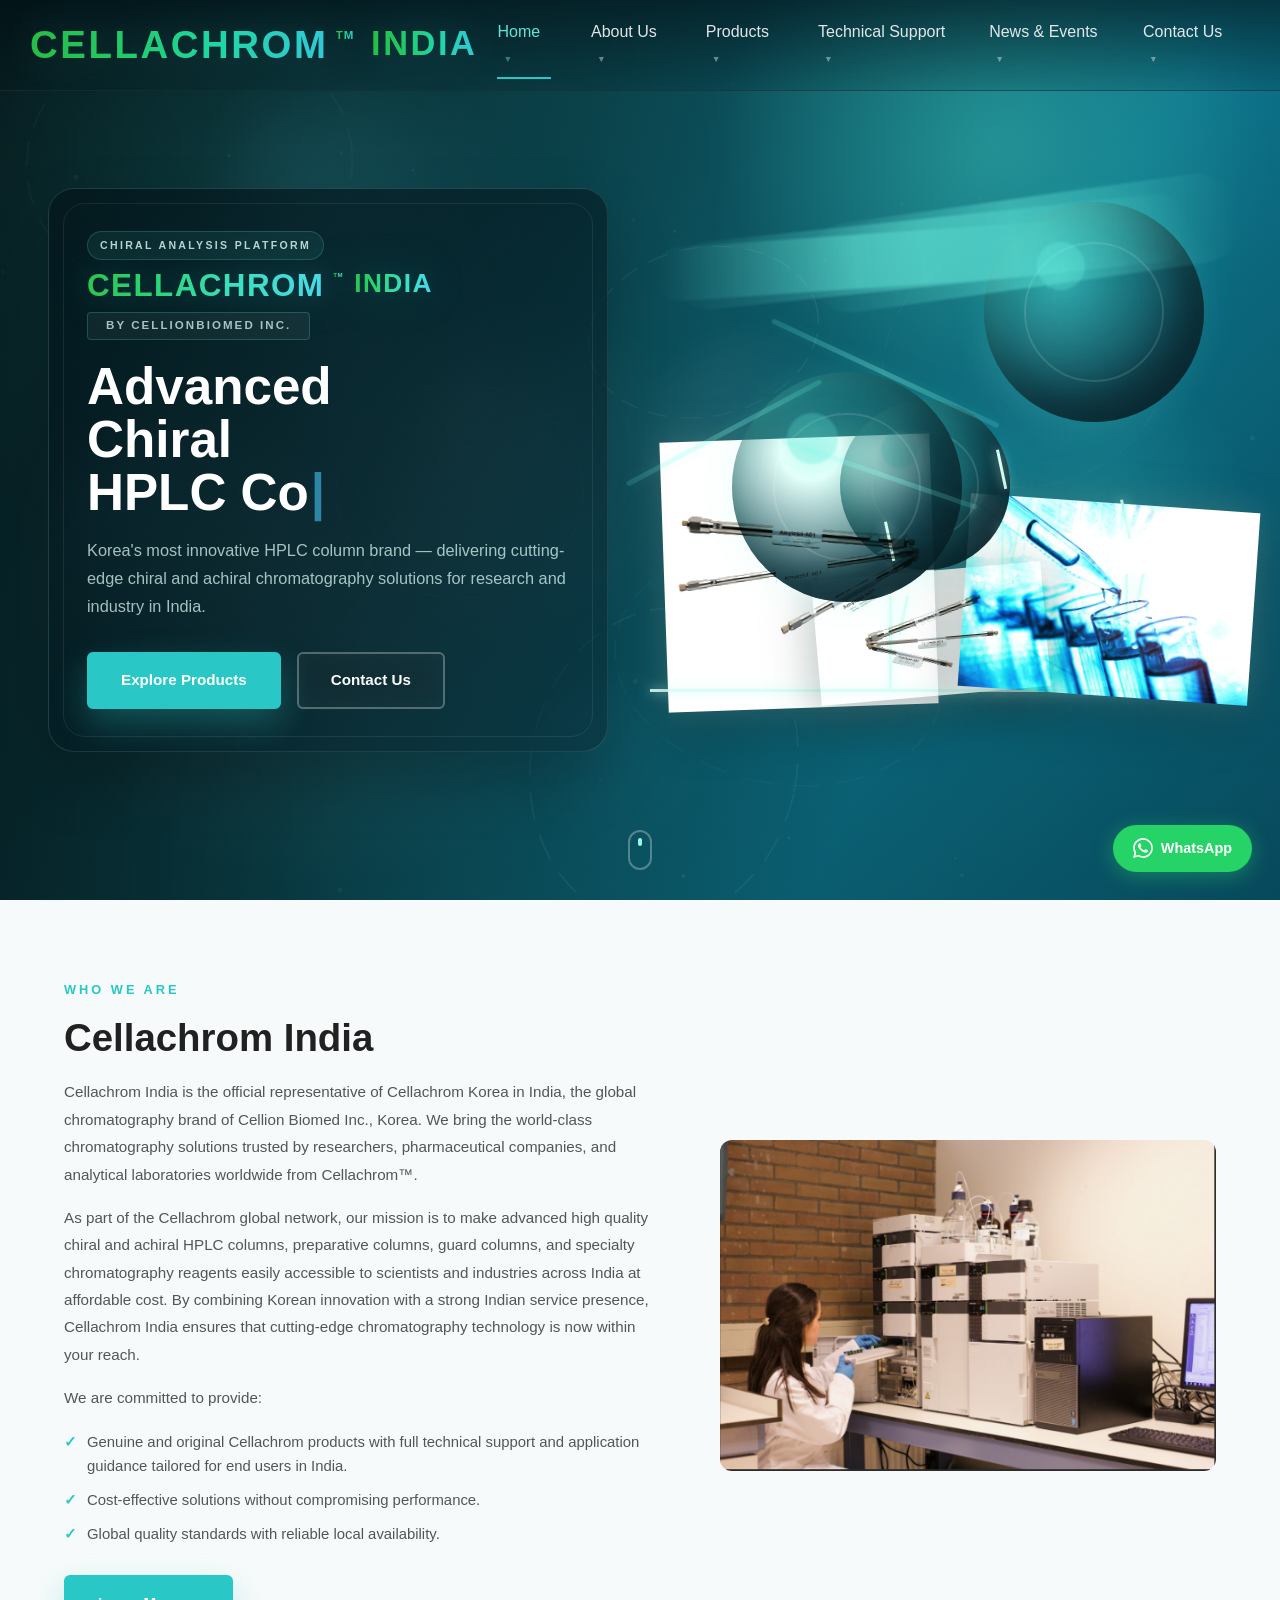
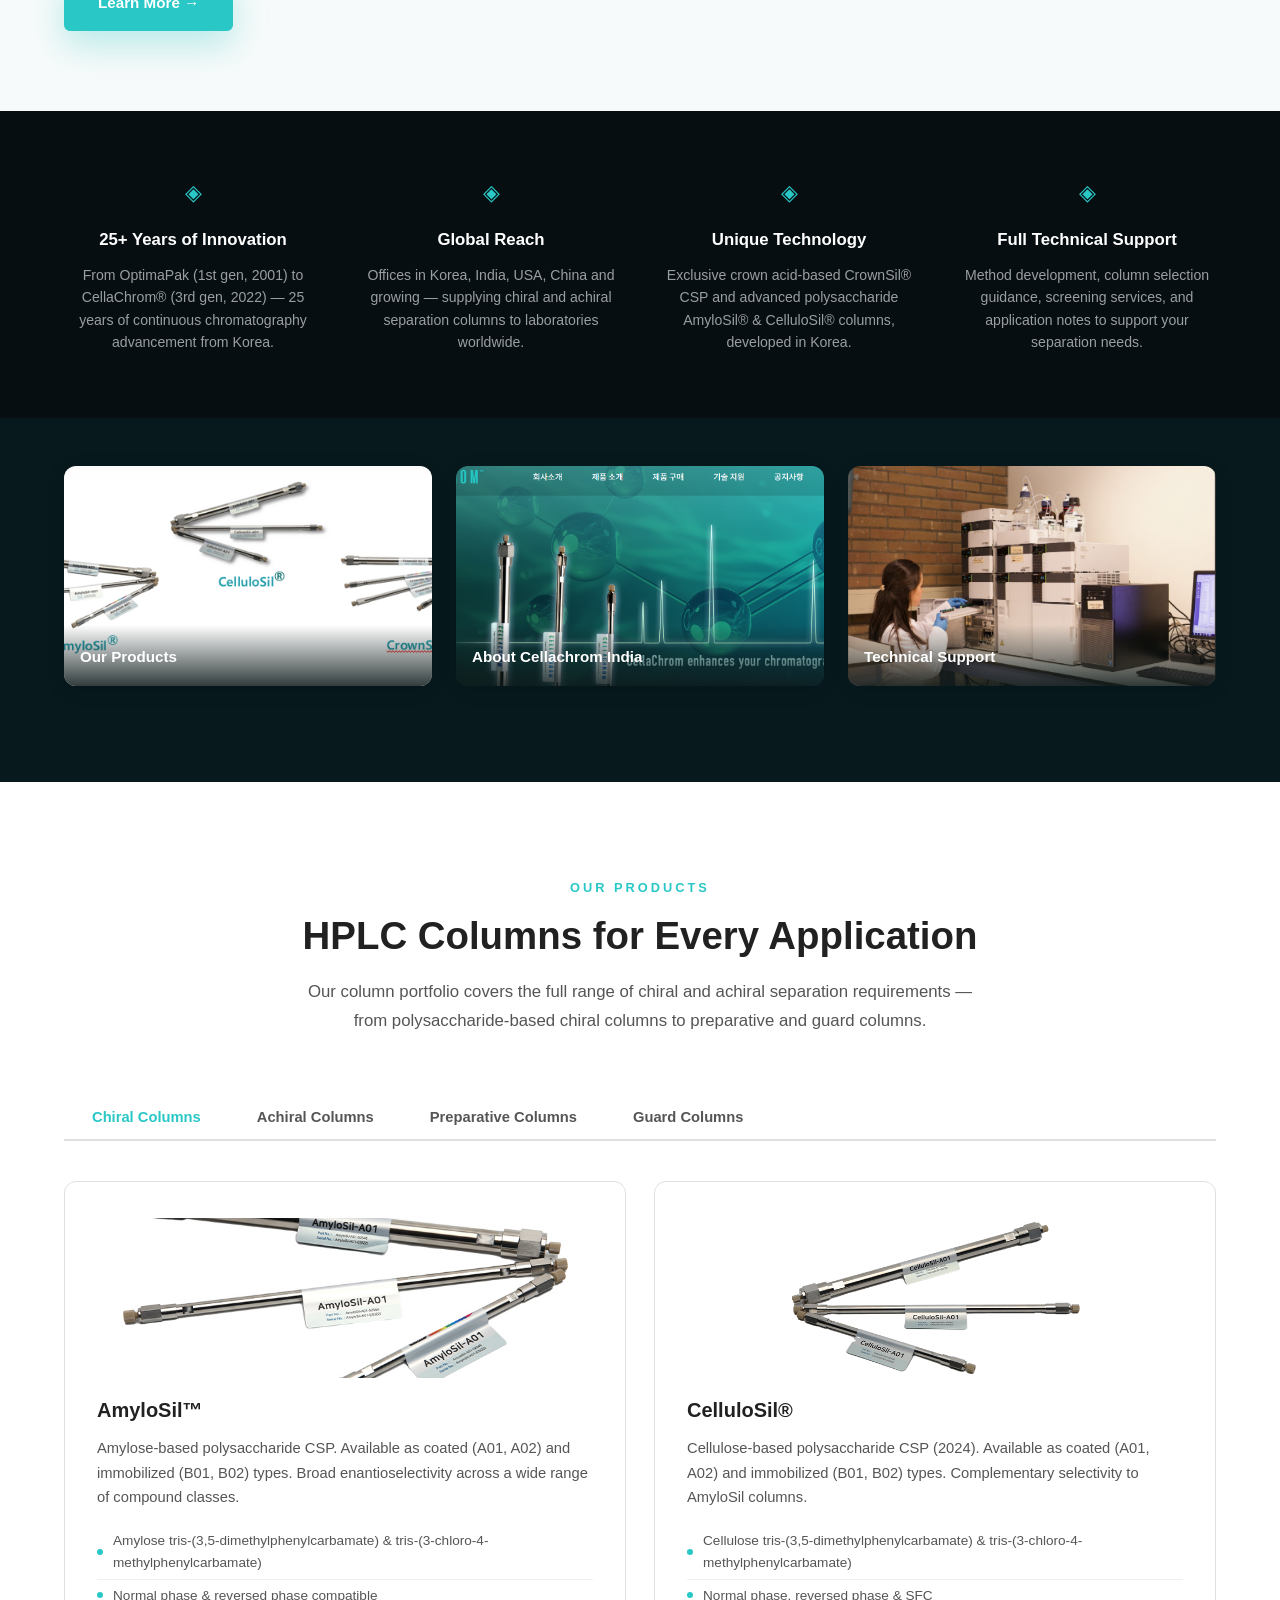
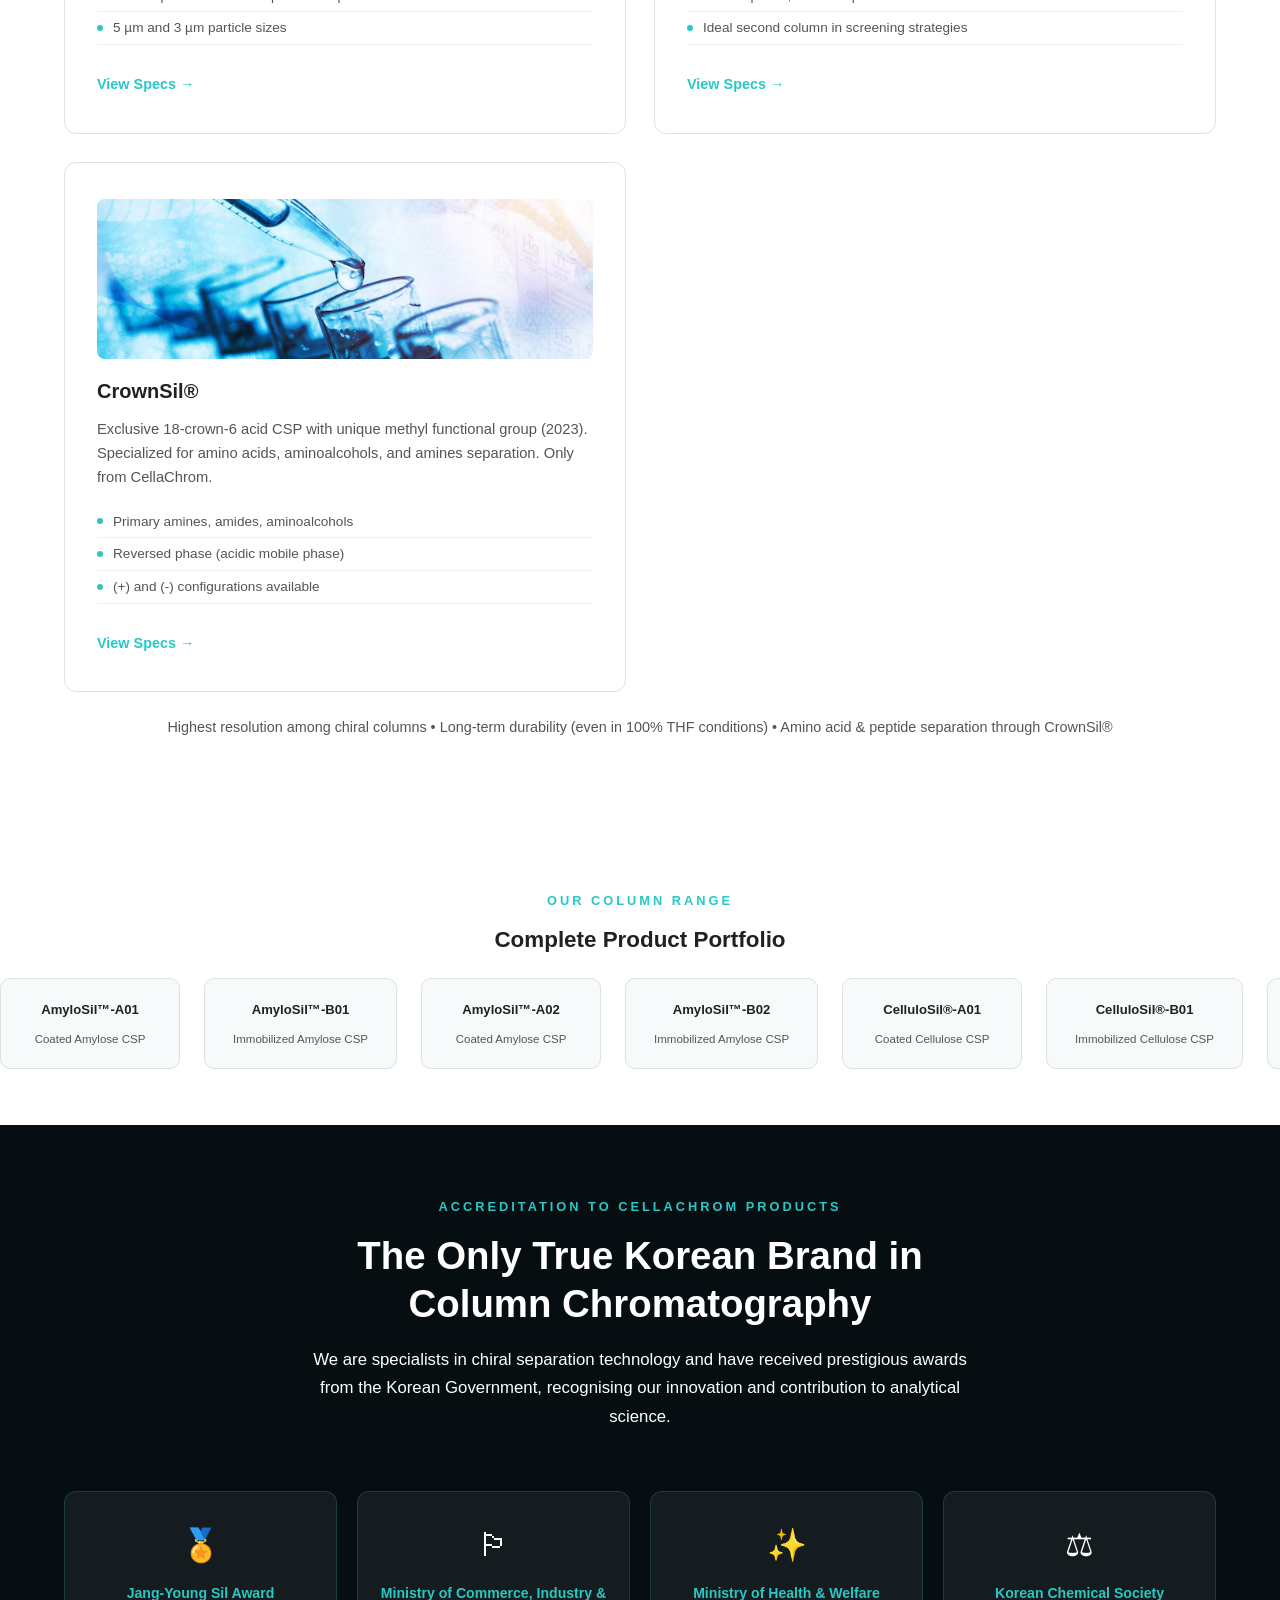
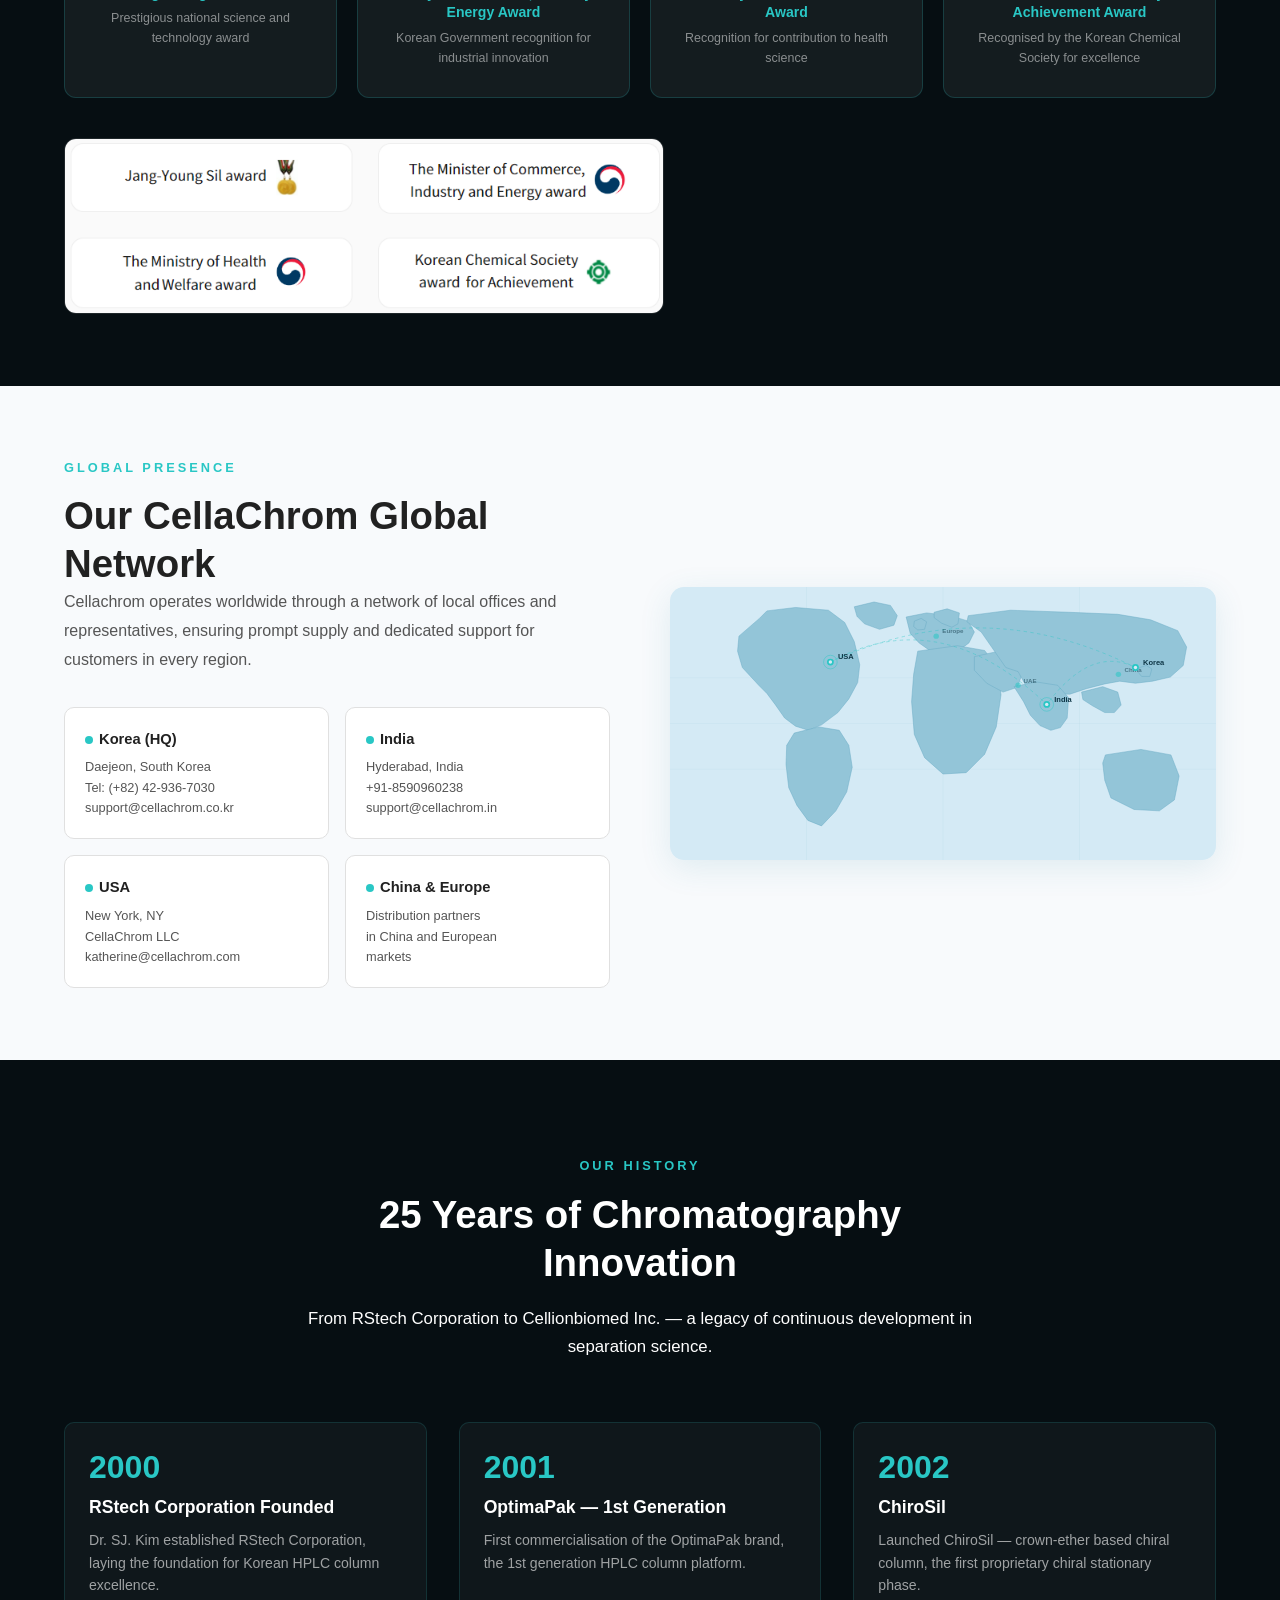
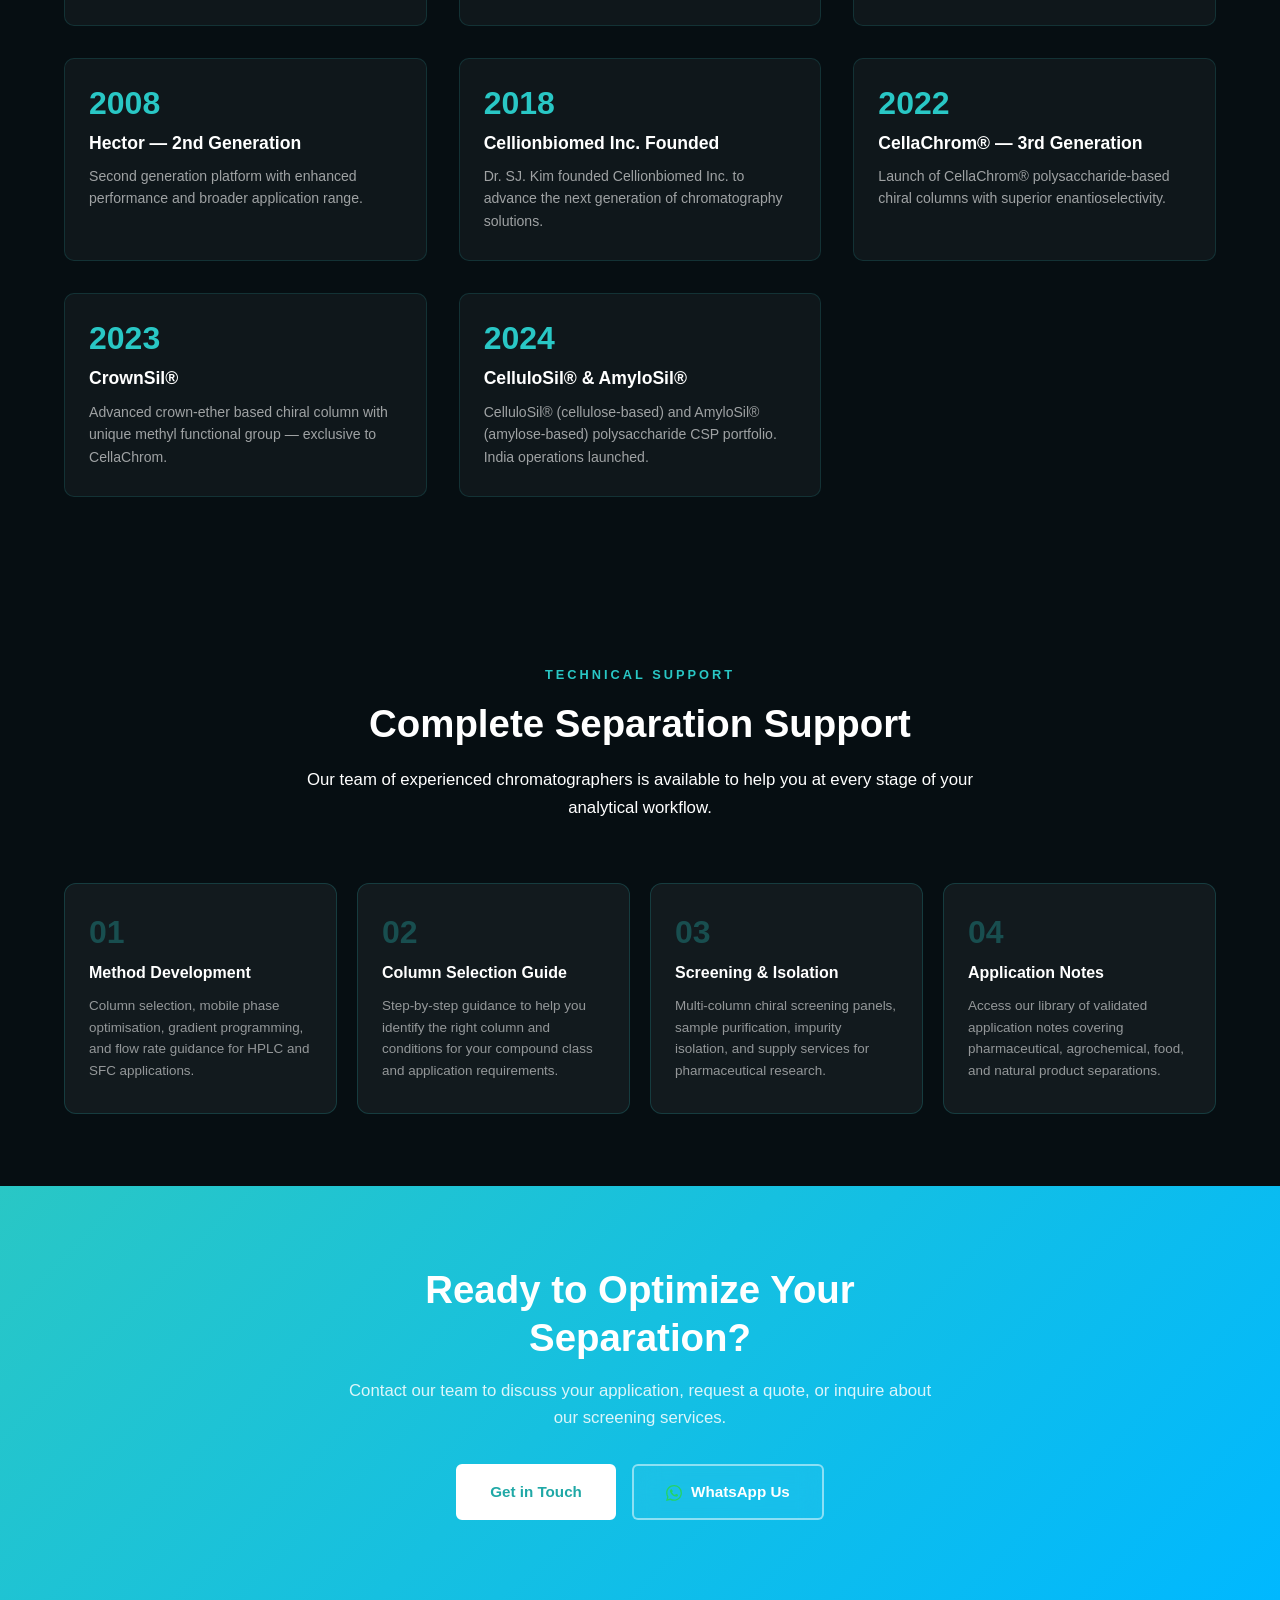
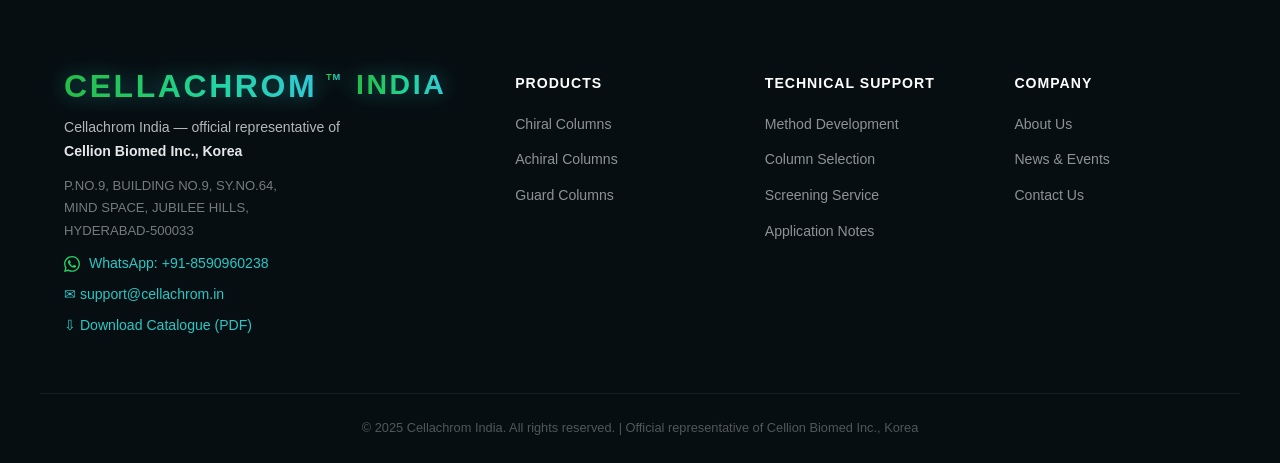
<file: index.html>
<!DOCTYPE html>
<html lang="en">
<head>
 <meta charset="UTF-8" />
 <meta name="viewport" content="width=device-width, initial-scale=1.0" />
 <meta name="referrer" content="strict-origin-when-cross-origin" />
 <meta http-equiv="Content-Security-Policy" content="default-src 'self'; script-src 'self'; style-src 'self' 'unsafe-inline' https://fonts.googleapis.com; img-src 'self' data: https:; font-src 'self' https://fonts.gstatic.com data:; connect-src 'self'; frame-src https://maps.google.com https://www.google.com https://maps.googleusercontent.com; object-src 'none'; base-uri 'self'; form-action 'self'; upgrade-insecure-requests" />
 <title>Cellachrom India - Advanced HPLC Column Solutions</title>
 <link rel="preconnect" href="https://fonts.googleapis.com" />
 <link href="https://fonts.googleapis.com/css2?family=Noto+Sans:wght@300;400;500;600;700&family=Orbitron:wght@700;900&family=Oswald:wght@500;600;700&display=swap" rel="stylesheet" />
 <link rel="stylesheet" href="style.css?v=4" />
 <style>
  /* Accreditation section */
  .accreditation-section { background: var(--dark); padding: 72px 0; color: #fff; }
  .accreditation-section .section-eyebrow { color: var(--teal); }
  .accreditation-section h2 { color: #fff; }
  .accreditation-section .section-sub { color: rgba(255,255,255,0.6); }
  .awards-grid { display: grid; grid-template-columns: repeat(4,1fr); gap: 20px; margin-top: 40px; }
  .award-card { background: rgba(255,255,255,0.06); border: 1px solid rgba(41,199,197,0.2); border-radius: 12px; padding: 28px 20px; text-align: center; transition: border-color 0.3s, background 0.3s; }
  .award-card:hover { border-color: var(--teal); background: rgba(41,199,197,0.08); }
  .award-icon { font-size: 2rem; margin-bottom: 12px; }
  .award-card h4 { color: var(--teal); font-size: 0.88rem; margin-bottom: 6px; line-height: 1.4; }
  .award-card p { color: rgba(255,255,255,0.5); font-size: 0.78rem; }
  /* Global presence */
  .global-section { background: #f8fafc; padding: 72px 0; }
  .global-grid { display: grid; grid-template-columns: 1fr 1fr; gap: 60px; align-items: center; }
  .global-text { }
  .global-offices { display: grid; grid-template-columns: 1fr 1fr; gap: 16px; margin-top: 32px; }
  .office-card { background: #fff; border: 1px solid var(--border); border-radius: 10px; padding: 20px; }
  .office-card h4 { font-size: 0.92rem; font-weight: 700; color: var(--text); margin-bottom: 6px; }
  .office-card p { font-size: 0.8rem; color: var(--text-light); line-height: 1.6; margin: 0; }
  .office-dot { display: inline-block; width: 8px; height: 8px; background: var(--teal); border-radius: 50%; margin-right: 6px; }
  .world-map-svg { width: 100%; border-radius: 12px; background: #e8f4f8; padding: 20px; box-sizing: border-box; }
  /* Tech support panels */
  .tech-support-section { padding: 72px 0; background: var(--dark); }
  .tech-support-section .section-eyebrow { color: var(--teal); }
  .tech-support-section h2, .tech-support-section .section-sub { color: #fff; }
  .tech-support-section .section-sub { color: rgba(255,255,255,0.6); }
  .ts-panels { display: grid; grid-template-columns: repeat(4,1fr); gap: 20px; margin-top: 40px; }
  .ts-panel { background: rgba(255,255,255,0.05); border: 1px solid rgba(41,199,197,0.2); border-radius: 12px; padding: 32px 24px; text-decoration: none; color: inherit; display: block; transition: background 0.3s, border-color 0.3s, transform 0.2s; }
  .ts-panel:hover { background: rgba(41,199,197,0.1); border-color: var(--teal); transform: translateY(-4px); }
  .ts-panel-num { font-size: 2rem; font-weight: 800; color: rgba(41,199,197,0.3); margin-bottom: 12px; line-height: 1; }
  .ts-panel h3 { color: #fff; font-size: 1rem; margin-bottom: 10px; }
  .ts-panel p { color: rgba(255,255,255,0.55); font-size: 0.84rem; line-height: 1.6; }
  /* Product list scrolling */
  .product-scroll-section { padding: 56px 0; overflow: hidden; background: #fff; }
  .product-scroll-track { display: flex; gap: 24px; animation: scrollProducts 30s linear infinite; width: max-content; }
  .product-scroll-track:hover { animation-play-state: paused; }
  @keyframes scrollProducts { 0% { transform: translateX(0); } 100% { transform: translateX(-50%); } }
  .product-scroll-item { display: flex; flex-direction: column; align-items: center; gap: 10px; background: var(--light-bg); border: 1px solid var(--border); border-radius: 10px; padding: 20px 28px; min-width: 180px; text-align: center; cursor: pointer; text-decoration: none; transition: border-color 0.2s, box-shadow 0.2s; }
  .product-scroll-item:hover { border-color: var(--teal); box-shadow: 0 4px 16px rgba(41,199,197,0.15); }
  .product-scroll-item span { font-size: 0.82rem; font-weight: 600; color: var(--text); }
  .product-scroll-item small { font-size: 0.72rem; color: var(--text-light); }
  /* Commitment list */
  .commitment-list { list-style: none; padding: 0; margin: 20px 0; }
  .commitment-list li { display: flex; gap: 10px; margin-bottom: 10px; font-size: 0.93rem; color: var(--text-light); }
  .commitment-list li::before { content: "\2713"; color: var(--teal); font-weight: 700; flex-shrink: 0; }
  @media (max-width: 900px) {
   .awards-grid { grid-template-columns: repeat(2,1fr); }
   .ts-panels { grid-template-columns: repeat(2,1fr); }
   .global-grid { grid-template-columns: 1fr; }
   .global-offices { grid-template-columns: 1fr; }
  }
  @media (max-width: 600px) {
   .awards-grid { grid-template-columns: 1fr; }
   .ts-panels { grid-template-columns: 1fr; }
  }
 </style>
</head>
<body>

 <!-- ===== HEADER ===== -->
 <header id="site-header">
  <div class="header-inner">
   <a class="logo" href="index.html" aria-label="Cellachrom India home"><span class="logo-wordmark" aria-hidden="true"><span class="logo-main">CELLACHROM</span><sup class="logo-mark">TM</sup><span class="logo-region">INDIA</span></span></a>

   <nav class="main-nav">
    <ul>
     <li class="has-dropdown">
      <a href="index.html" class="active">Home <span class="arrow">&#9660;</span></a>
      <ul class="dropdown">
       <li><a href="index.html#who-we-are">Who Are We</a></li>
       <li><a href="index.html#products">Our Products</a></li>
       <li><a href="index.html#accreditation">Accreditation</a></li>
       <li><a href="index.html#global-presence">Global Presence</a></li>
       <li><a href="index.html#product-list">Product List</a></li>
      </ul>
     </li>
     <li class="has-dropdown">
      <a href="company.html">About Us <span class="arrow">&#9660;</span></a>
      <ul class="dropdown">
       <li><a href="company.html#vision">Vision &amp; Mission</a></li>
       <li><a href="company.html#korea-affiliation">CellaChrom Korea</a></li>
       <li><a href="company.html#director">Director Message</a></li>
       <li><a href="company.html#core-values">Core Values</a></li>
      </ul>
     </li>
     <li class="has-dropdown">
      <a href="products.html">Products <span class="arrow">&#9660;</span></a>
      <ul class="dropdown mega-dropdown">
       <li class="mega-col">
        <a class="mega-col-title" href="chiral-columns.html">Chiral Columns</a>
        <ul class="mega-sub">
         <li><a href="chiral-columns.html#cellulosil">CelluloSil<sup>&#174;</sup></a></li>
         <li><a href="chiral-columns.html#amylosil">AmyloSil<sup>&#174;</sup></a></li>
         <li><a href="chiral-columns.html#crownsil">CrownSil<sup>&#174;</sup></a></li>
        </ul>
       </li>
       <li class="mega-col">
        <a class="mega-col-title" href="general-columns.html">Achiral Columns</a>
        <ul class="mega-sub">
         <li><a href="general-columns.html#reverse-phase">Reverse Phase (C18, C8, C4)</a></li>
         <li><a href="general-columns.html#normal-phase">Normal Phase (APS, Sil)</a></li>
        </ul>
       </li>
       <li class="mega-col">
        <a class="mega-col-title" href="guard-columns.html">Guard Columns</a>
        <ul class="mega-sub">
         <li><a href="guard-columns.html">Guard Tube</a></li>
         <li><a href="guard-columns.html">Cartridge Holder</a></li>
        </ul>
       </li>
       <li class="mega-col">
        <a class="mega-col-title" href="technical-support.html#screening">SFC / Preparative</a>
        <ul class="mega-sub">
         <li><a href="technical-support.html#screening">Preparative SFC</a></li>
         <li><a href="https://www.sepu.top/coa_form_overseas/" target="_blank" rel="noopener">CoA Search &#8599;</a></li>
        </ul>
       </li>
      </ul>
     </li>
     <li class="has-dropdown">
      <a href="technical-support.html">Technical Support <span class="arrow">&#9660;</span></a>
      <ul class="dropdown">
       <li><a href="technical-support.html#method">Method Development</a></li>
       <li><a href="technical-support.html#selection">Column Selection</a></li>
       <li><a href="technical-support.html#screening">Screening &amp; Isolation</a></li>
       <li><a href="technical-support.html#user-manual">User Manual</a></li>
       <li><a href="technical-support.html#impurities">Impurities Supply</a></li>
       <li><a href="technical-support.html#appnotes">Application Notes</a></li>
      </ul>
     </li>
     <li class="has-dropdown">
      <a href="notice.html">News &amp; Events <span class="arrow">&#9660;</span></a>
      <ul class="dropdown">
       <li><a href="notice.html#india-opening">India Opening</a></li>
       <li><a href="notice.html#international">International Events</a></li>
       <li><a href="notice.html#local">Local Events</a></li>
       <li><a href="notice.html#collaborations">Collaborations</a></li>
       <li><a href="notice.html#partners">Partners</a></li>
      </ul>
     </li>
     <li class="has-dropdown">
      <a href="contact.html">Contact Us <span class="arrow">&#9660;</span></a>
      <ul class="dropdown">
       <li><a href="contact.html#india">India</a></li>
       <li><a href="contact.html#korea">Korea (HQ)</a></li>
       <li><a href="contact.html#us">United States</a></li>
       <li><a href="contact.html#partners">Global Partners</a></li>
      </ul>
     </li>
    </ul>
   </nav>

   <button class="hamburger" id="hamburger" aria-label="Open menu">
    <span></span><span></span><span></span>
   </button>
  </div>

  <!-- Mobile Nav -->
  <nav class="mobile-nav" id="mobile-nav">
   <ul>
    <li><a href="index.html">Home</a></li>
    <li><a href="company.html">About Us</a></li>
    <li class="mobile-dropdown">
     <button class="mobile-toggle">Products <span class="arrow">&#9660;</span></button>
     <ul class="mobile-submenu">
      <li><a href="chiral-columns.html" style="font-weight:600">Chiral Columns</a></li>
      <li><a href="chiral-columns.html#cellulosil" style="padding-left:36px">&#8627; CelluloSil&#174;</a></li>
      <li><a href="chiral-columns.html#amylosil" style="padding-left:36px">&#8627; AmyloSil&#174;</a></li>
      <li><a href="chiral-columns.html#crownsil" style="padding-left:36px">&#8627; CrownSil&#174;</a></li>
      <li><a href="general-columns.html" style="font-weight:600">Achiral Columns</a></li>
      <li><a href="general-columns.html#reverse-phase" style="padding-left:36px">&#8627; Reverse Phase</a></li>
      <li><a href="general-columns.html#normal-phase" style="padding-left:36px">&#8627; Normal Phase</a></li>
      <li><a href="guard-columns.html" style="font-weight:600">Guard Columns</a></li>
     </ul>
    </li>
    <li><a href="technical-support.html">Technical Support</a></li>
    <li><a href="notice.html">News &amp; Events</a></li>
    <li><a href="contact.html">Contact Us</a></li>
   </ul>
  </nav>
 </header>

 <!-- ===== HERO ===== -->
 <section class="hero">
  <canvas id="hero-canvas"></canvas>
  <div class="hero-shell">
   <div class="hero-content">
    <div class="hero-brand-display">
     <span class="hero-brand-lockup" aria-hidden="true"><span class="hero-brand-main">CELLACHROM</span><sup class="hero-brand-mark">TM</sup><span class="hero-brand-region">INDIA</span></span>
     <div class="hero-brand-badge">BY CELLIONBIOMED INC.</div>
    </div>
    <h1><span id="typing-text">Cellachrom Enhances Your Research Performance</span></h1>
    <p class="hero-sub">Korea's most innovative HPLC column brand &mdash; delivering cutting-edge chiral and achiral chromatography solutions for research and industry in India.</p>
    <div class="hero-btns">
     <a href="chiral-columns.html" class="btn btn-primary">Explore Products</a>
     <a href="contact.html" class="btn btn-outline">Contact Us</a>
    </div>
   </div>
   <div class="hero-visual" aria-hidden="true">
    <span class="hero-orb hero-orb-1"></span>
    <span class="hero-orb hero-orb-2"></span>
    <span class="hero-orb hero-orb-3"></span>
    <span class="hero-link hero-link-1"></span>
    <span class="hero-link hero-link-2"></span>
    <span class="hero-link hero-link-3"></span>
    <span class="hero-wave hero-wave-1"></span>
    <span class="hero-wave hero-wave-2"></span>
    <span class="hero-wave hero-wave-3"></span>
    <span class="hero-signal hero-signal-base"></span>
    <span class="hero-signal hero-signal-peak hero-signal-peak-1"></span>
    <span class="hero-signal hero-signal-peak hero-signal-peak-2"></span>
    <span class="hero-signal hero-signal-peak hero-signal-peak-3"></span>
    <img class="hero-column hero-column-1" src="images/amylosil-columns.png" alt="">
    <img class="hero-column hero-column-2" src="images/cellulosil-columns.png" alt="">
    <img class="hero-column hero-column-3" src="images/crownsil-columns.png" alt="">
   </div>
  </div>
  <div class="hero-scroll-hint">
   <span></span>
  </div>
 </section>

 <!-- ===== WHO WE ARE ===== -->
 <section class="who-we-are" id="who-we-are">
  <div class="container">
   <div class="who-we-are-text">
    <span class="section-eyebrow">Who We Are</span>
    <h2>Cellachrom India</h2>
    <p>Cellachrom India is the official representative of Cellachrom Korea in India, the global chromatography brand of Cellion Biomed Inc., Korea. We bring the world-class chromatography solutions trusted by researchers, pharmaceutical companies, and analytical laboratories worldwide from Cellachrom&#8482;.</p>
    <p>As part of the Cellachrom global network, our mission is to make advanced high quality chiral and achiral HPLC columns, preparative columns, guard columns, and specialty chromatography reagents easily accessible to scientists and industries across India at affordable cost. By combining Korean innovation with a strong Indian service presence, Cellachrom India ensures that cutting-edge chromatography technology is now within your reach.</p>
    <p>We are committed to provide:</p>
    <ul class="commitment-list">
     <li>Genuine and original Cellachrom products with full technical support and application guidance tailored for end users in India.</li>
     <li>Cost-effective solutions without compromising performance.</li>
     <li>Global quality standards with reliable local availability.</li>
    </ul>
    <a href="company.html" class="btn btn-primary">Learn More &rarr;</a>
   </div>
   <div class="who-we-are-image">
    <img src="images/lab-hplc.png" alt="HPLC Laboratory" style="width:100%;border-radius:12px;object-fit:cover;">
   </div>
  </div>
 </section>

 <!-- ===== ABOUT STRIP ===== -->
 <section class="about-strip">
  <div class="container">
   <div class="about-strip-grid">
    <div class="about-strip-item">
     <div class="strip-icon">&#9672;</div>
     <h3>25+ Years of Innovation</h3>
     <p>From OptimaPak (1st gen, 2001) to CellaChrom&#174; (3rd gen, 2022) &mdash; 25 years of continuous chromatography advancement from Korea.</p>
    </div>
    <div class="about-strip-item">
     <div class="strip-icon">&#9672;</div>
     <h3>Global Reach</h3>
     <p>Offices in Korea, India, USA, China and growing &mdash; supplying chiral and achiral separation columns to laboratories worldwide.</p>
    </div>
    <div class="about-strip-item">
     <div class="strip-icon">&#9672;</div>
     <h3>Unique Technology</h3>
     <p>Exclusive crown acid-based CrownSil&#174; CSP and advanced polysaccharide AmyloSil&#174; &amp; CelluloSil&#174; columns, developed in Korea.</p>
    </div>
    <div class="about-strip-item">
     <div class="strip-icon">&#9672;</div>
     <h3>Full Technical Support</h3>
     <p>Method development, column selection guidance, screening services, and application notes to support your separation needs.</p>
    </div>
   </div>
  </div>
 </section>

 <!-- ===== DASHBOARD PANELS ===== -->
 <section class="section" style="padding-top:0;">
  <div class="container">
   <div class="panel-grid">
    <a class="panel-item" href="chiral-columns.html">
     <img src="images/chiral-columns-trio.png" alt="Chiral and Achiral Products">
     <div class="panel-label">Our Products</div>
    </a>
    <a class="panel-item" href="company.html">
     <img src="images/cellachrom-hero.png" alt="About Cellachrom">
     <div class="panel-label">About Cellachrom India</div>
    </a>
    <a class="panel-item" href="technical-support.html">
     <img src="images/lab-hplc.png" alt="Technical Support">
     <div class="panel-label">Technical Support</div>
    </a>
   </div>
  </div>
 </section>

 <!-- ===== PRODUCTS OVERVIEW ===== -->
 <section class="section products-section" id="products">
  <div class="container">
   <div class="section-header">
    <p class="section-eyebrow">Our Products</p>
    <h2 class="section-title">HPLC Columns for Every Application</h2>
    <p class="section-sub">Our column portfolio covers the full range of chiral and achiral separation requirements &mdash; from polysaccharide-based chiral columns to preparative and guard columns.</p>
   </div>

   <!-- Tab Navigation -->
   <div class="tab-nav">
    <button class="tab-btn active" data-tab="tab-chiral">Chiral Columns</button>
    <button class="tab-btn" data-tab="tab-achiral">Achiral Columns</button>
    <button class="tab-btn" data-tab="tab-prep">Preparative Columns</button>
    <button class="tab-btn" data-tab="tab-guard">Guard Columns</button>
   </div>

   <!-- Chiral Columns -->
   <div id="tab-chiral" class="tab-panel">
    <div class="product-cards">
     <div class="product-card reveal">
      <img src="images/amylosil-columns.png" alt="AmyloSil" style="width:100%;height:160px;object-fit:cover;border-radius:8px;margin-bottom:16px;">
      <h3>AmyloSil&#8482;</h3>
      <p>Amylose-based polysaccharide CSP. Available as coated (A01, A02) and immobilized (B01, B02) types. Broad enantioselectivity across a wide range of compound classes.</p>
      <ul class="product-highlights"><li>Amylose tris-(3,5-dimethylphenylcarbamate) &amp; tris-(3-chloro-4-methylphenylcarbamate)</li><li>Normal phase &amp; reversed phase compatible</li><li>5 &#181;m and 3 &#181;m particle sizes</li></ul>
      <a href="chiral-columns.html" class="card-link">View Specs &rarr;</a>
     </div>
     <div class="product-card reveal">
      <img src="images/cellulosil-columns.png" alt="CelluloSil" style="width:100%;height:160px;object-fit:cover;border-radius:8px;margin-bottom:16px;">
      <h3>CelluloSil&#174;</h3>
      <p>Cellulose-based polysaccharide CSP (2024). Available as coated (A01, A02) and immobilized (B01, B02) types. Complementary selectivity to AmyloSil columns.</p>
      <ul class="product-highlights"><li>Cellulose tris-(3,5-dimethylphenylcarbamate) &amp; tris-(3-chloro-4-methylphenylcarbamate)</li><li>Normal phase, reversed phase &amp; SFC</li><li>Ideal second column in screening strategies</li></ul>
      <a href="chiral-columns.html" class="card-link">View Specs &rarr;</a>
     </div>
     <div class="product-card reveal">
      <img src="images/crownsil-columns.png" alt="CrownSil" style="width:100%;height:160px;object-fit:cover;border-radius:8px;margin-bottom:16px;">
      <h3>CrownSil&#174;</h3>
      <p>Exclusive 18-crown-6 acid CSP with unique methyl functional group (2023). Specialized for amino acids, aminoalcohols, and amines separation. Only from CellaChrom.</p>
      <ul class="product-highlights"><li>Primary amines, amides, aminoalcohols</li><li>Reversed phase (acidic mobile phase)</li><li>(+) and (-) configurations available</li></ul>
      <a href="chiral-columns.html" class="card-link">View Specs &rarr;</a>
     </div>
    </div>
    <div style="text-align:center;margin-top:24px;">
     <p style="color:var(--text-light);font-size:0.9rem;">Highest resolution among chiral columns &bull; Long-term durability (even in 100% THF conditions) &bull; Amino acid &amp; peptide separation through CrownSil&#174;</p>
    </div>
   </div>

   <!-- Achiral Columns -->
   <div id="tab-achiral" class="tab-panel">
    <div class="product-cards">
     <div class="product-card reveal">
      <img src="images/achiral-c18.png" alt="CellaChrom C18" style="width:100%;height:160px;object-fit:cover;border-radius:8px;margin-bottom:16px;">
      <h3>Reverse Phase &mdash; CellaChrom&#8482;</h3>
      <p>Superior resolution achiral columns for reverse-phase applications. CellaChrom-C18, C18A, C8, and C4 cover the full range of polarity requirements.</p>
      <ul class="product-highlights"><li>CellaChrom-C18 / C18A / C8 / C4</li><li>Broad pH stability, high peak symmetry</li><li>Consistent batch-to-batch reproducibility</li></ul>
      <a href="general-columns.html" class="card-link">View Specs &rarr;</a>
     </div>
     <div class="product-card reveal">
      <img src="images/achiral-normal.png" alt="CellaChrom Normal Phase" style="width:100%;height:160px;object-fit:cover;border-radius:8px;margin-bottom:16px;">
      <h3>Normal Phase &mdash; CellaChrom&#8482;</h3>
      <p>High-performance normal-phase silica columns for non-polar and moderately polar analytes. CellaChrom-Sil and CellaChrom-APS for broad applicability.</p>
      <ul class="product-highlights"><li>CellaChrom-Sil &amp; CellaChrom-APS</li><li>High-purity silica base</li><li>Various particle sizes and dimensions</li></ul>
      <a href="general-columns.html" class="card-link">View Specs &rarr;</a>
     </div>
    </div>
   </div>

   <!-- Preparative Columns -->
   <div id="tab-prep" class="tab-panel">
    <div class="product-cards">
     <div class="product-card reveal">
      <div class="product-card-icon teal"><svg aria-hidden="true" focusable="false" viewBox="0 0 60 60" fill="none"><rect x="14" y="5" width="32" height="50" rx="4" stroke="currentColor" stroke-width="2.5" fill="none"/><line x1="14" y1="22" x2="46" y2="22" stroke="currentColor" stroke-width="2"/><line x1="14" y1="38" x2="46" y2="38" stroke="currentColor" stroke-width="2"/></svg></div>
      <h3>Preparative Chiral Columns</h3>
      <p>Large-scale chiral preparative columns for purification and isolation of enantiomers. Available in AmyloSil&#8482;, CelluloSil&#174;, and CrownSil&#174; stationary phases for scale-up from analytical work.</p>
      <ul class="product-highlights"><li>Scale-up from analytical to preparative</li><li>All chiral CSP phases available in prep format</li><li>SFC-compatible preparative columns</li></ul>
      <a href="contact.html" class="card-link">Enquire &rarr;</a>
     </div>
     <div class="product-card reveal">
      <div class="product-card-icon blue"><svg aria-hidden="true" focusable="false" viewBox="0 0 60 60" fill="none"><rect x="14" y="5" width="32" height="50" rx="4" stroke="currentColor" stroke-width="2.5" fill="none"/><line x1="14" y1="20" x2="46" y2="20" stroke="currentColor" stroke-width="2"/></svg></div>
      <h3>SFC Preparative Columns</h3>
      <p>Supercritical Fluid Chromatography (SFC) preparative columns for high-throughput, solvent-efficient chiral purification. Optimized for CO<sub>2</sub>-based mobile phases.</p>
      <ul class="product-highlights"><li>SFC-optimized packing and hardware</li><li>3 &#181;m particles for high efficiency</li><li>Ideal for pharmaceutical chiral purification</li></ul>
      <a href="contact.html" class="card-link">Enquire &rarr;</a>
     </div>
    </div>
   </div>

   <!-- Guard Columns -->
   <div id="tab-guard" class="tab-panel">
    <div class="product-cards">
     <div class="product-card reveal">
      <img src="images/guard-column.png" alt="Guard Column" style="width:100%;height:160px;object-fit:contain;background:#f8fafc;border-radius:8px;margin-bottom:16px;padding:8px;">
      <h3>Chiral Guard Columns</h3>
      <p>Matched guard columns for AmyloSil&#8482;, CelluloSil&#174;, and CrownSil&#174; analytical columns. Same stationary phase &mdash; zero impact on selectivity. Attach before the main column to protect it from contamination.</p>
      <ul class="product-highlights"><li>4.6 &times; 10 mm standard dimensions</li><li>Cartridge-style easy replacement</li><li>Available for all chiral lines</li></ul>
      <a href="guard-columns.html" class="card-link">View Products &rarr;</a>
     </div>
     <div class="product-card reveal">
      <div class="product-card-icon blue"><svg aria-hidden="true" focusable="false" viewBox="0 0 60 60" fill="none"><rect x="22" y="5" width="16" height="15" rx="2" stroke="currentColor" stroke-width="2.5" fill="none"/><rect x="18" y="20" width="24" height="35" rx="3" stroke="currentColor" stroke-width="2.5" fill="none"/></svg></div>
      <h3>Achiral Guard Columns</h3>
      <p>Guard columns for CellaChrom&#8482; achiral analytical columns. Protect your C18, C8, C4, Sil, and APS columns and maintain peak shape across thousands of injections.</p>
      <ul class="product-highlights"><li>Matched C18, C8, C4, APS, Sil phases</li><li>Quick-change cartridge system</li><li>Extend analytical column lifetime significantly</li></ul>
      <a href="guard-columns.html" class="card-link">View Products &rarr;</a>
     </div>
    </div>
   </div>
  </div>
 </section>

 <!-- ===== SCROLLING PRODUCT LIST ===== -->
 <section class="product-scroll-section" id="product-list">
  <div class="container" style="margin-bottom:24px;">
   <p class="section-eyebrow" style="text-align:center;">Our Column Range</p>
   <h2 style="text-align:center;font-size:1.4rem;">Complete Product Portfolio</h2>
  </div>
  <div style="overflow:hidden;">
   <div class="product-scroll-track">
    <a class="product-scroll-item" href="chiral-columns.html"><span>AmyloSil&#8482;-A01</span><small>Coated Amylose CSP</small></a>
    <a class="product-scroll-item" href="chiral-columns.html"><span>AmyloSil&#8482;-B01</span><small>Immobilized Amylose CSP</small></a>
    <a class="product-scroll-item" href="chiral-columns.html"><span>AmyloSil&#8482;-A02</span><small>Coated Amylose CSP</small></a>
    <a class="product-scroll-item" href="chiral-columns.html"><span>AmyloSil&#8482;-B02</span><small>Immobilized Amylose CSP</small></a>
    <a class="product-scroll-item" href="chiral-columns.html"><span>CelluloSil&#174;-A01</span><small>Coated Cellulose CSP</small></a>
    <a class="product-scroll-item" href="chiral-columns.html"><span>CelluloSil&#174;-B01</span><small>Immobilized Cellulose CSP</small></a>
    <a class="product-scroll-item" href="chiral-columns.html"><span>CelluloSil&#174;-A02</span><small>Coated Cellulose CSP</small></a>
    <a class="product-scroll-item" href="chiral-columns.html"><span>CelluloSil&#174;-B02</span><small>Immobilized Cellulose CSP</small></a>
    <a class="product-scroll-item" href="chiral-columns.html"><span>CrownSil&#174; (+)</span><small>Crown Ether CSP</small></a>
    <a class="product-scroll-item" href="chiral-columns.html"><span>CrownSil&#174; (-)</span><small>Crown Ether CSP</small></a>
    <a class="product-scroll-item" href="general-columns.html"><span>CellaChrom-C18</span><small>Reverse Phase</small></a>
    <a class="product-scroll-item" href="general-columns.html"><span>CellaChrom-C18A</span><small>Reverse Phase</small></a>
    <a class="product-scroll-item" href="general-columns.html"><span>CellaChrom-C8</span><small>Reverse Phase</small></a>
    <a class="product-scroll-item" href="general-columns.html"><span>CellaChrom-C4</span><small>Reverse Phase</small></a>
    <a class="product-scroll-item" href="general-columns.html"><span>CellaChrom-Sil</span><small>Normal Phase</small></a>
    <a class="product-scroll-item" href="general-columns.html"><span>CellaChrom-APS</span><small>Normal Phase</small></a>
    <a class="product-scroll-item" href="guard-columns.html"><span>Guard Column</span><small>Chiral &amp; Achiral</small></a>
    <!-- Duplicate for seamless loop -->
    <a class="product-scroll-item" href="chiral-columns.html"><span>AmyloSil&#8482;-A01</span><small>Coated Amylose CSP</small></a>
    <a class="product-scroll-item" href="chiral-columns.html"><span>AmyloSil&#8482;-B01</span><small>Immobilized Amylose CSP</small></a>
    <a class="product-scroll-item" href="chiral-columns.html"><span>AmyloSil&#8482;-A02</span><small>Coated Amylose CSP</small></a>
    <a class="product-scroll-item" href="chiral-columns.html"><span>AmyloSil&#8482;-B02</span><small>Immobilized Amylose CSP</small></a>
    <a class="product-scroll-item" href="chiral-columns.html"><span>CelluloSil&#174;-A01</span><small>Coated Cellulose CSP</small></a>
    <a class="product-scroll-item" href="chiral-columns.html"><span>CelluloSil&#174;-B01</span><small>Immobilized Cellulose CSP</small></a>
    <a class="product-scroll-item" href="chiral-columns.html"><span>CelluloSil&#174;-A02</span><small>Coated Cellulose CSP</small></a>
    <a class="product-scroll-item" href="chiral-columns.html"><span>CelluloSil&#174;-B02</span><small>Immobilized Cellulose CSP</small></a>
    <a class="product-scroll-item" href="chiral-columns.html"><span>CrownSil&#174; (+)</span><small>Crown Ether CSP</small></a>
    <a class="product-scroll-item" href="chiral-columns.html"><span>CrownSil&#174; (-)</span><small>Crown Ether CSP</small></a>
    <a class="product-scroll-item" href="general-columns.html"><span>CellaChrom-C18</span><small>Reverse Phase</small></a>
    <a class="product-scroll-item" href="general-columns.html"><span>CellaChrom-C18A</span><small>Reverse Phase</small></a>
    <a class="product-scroll-item" href="general-columns.html"><span>CellaChrom-C8</span><small>Reverse Phase</small></a>
    <a class="product-scroll-item" href="general-columns.html"><span>CellaChrom-C4</span><small>Reverse Phase</small></a>
    <a class="product-scroll-item" href="general-columns.html"><span>CellaChrom-Sil</span><small>Normal Phase</small></a>
    <a class="product-scroll-item" href="general-columns.html"><span>CellaChrom-APS</span><small>Normal Phase</small></a>
    <a class="product-scroll-item" href="guard-columns.html"><span>Guard Column</span><small>Chiral &amp; Achiral</small></a>
   </div>
  </div>
 </section>

 <!-- ===== ACCREDITATION ===== -->
 <section class="accreditation-section" id="accreditation">
  <div class="container">
   <div class="section-header light">
    <p class="section-eyebrow">Accreditation to Cellachrom Products</p>
    <h2 class="section-title" style="color:#fff;">The Only True Korean Brand in Column Chromatography</h2>
    <p class="section-sub">We are specialists in chiral separation technology and have received prestigious awards from the Korean Government, recognising our innovation and contribution to analytical science.</p>
   </div>
   <div class="awards-grid">
    <div class="award-card">
     <div class="award-icon">&#127941;</div>
     <h4>Jang-Young Sil Award</h4>
     <p>Prestigious national science and technology award</p>
    </div>
    <div class="award-card">
     <div class="award-icon">&#127987;</div>
     <h4>Ministry of Commerce, Industry &amp; Energy Award</h4>
     <p>Korean Government recognition for industrial innovation</p>
    </div>
    <div class="award-card">
     <div class="award-icon">&#10024;</div>
     <h4>Ministry of Health &amp; Welfare Award</h4>
     <p>Recognition for contribution to health science</p>
    </div>
    <div class="award-card">
     <div class="award-icon">&#9878;</div>
     <h4>Korean Chemical Society Achievement Award</h4>
     <p>Recognised by the Korean Chemical Society for excellence</p>
    </div>
   </div>
   <div style="text-align:center;margin-top:40px;">
    <img src="images/awards.png" alt="Korean Government Awards" style="max-width:600px;width:100%;border-radius:12px;border:1px solid rgba(255,255,255,0.1);">
   </div>
  </div>
 </section>

 <!-- ===== GLOBAL PRESENCE ===== -->
 <section class="global-section" id="global-presence">
  <div class="container">
   <div class="global-grid">
    <div>
     <span class="section-eyebrow">Global Presence</span>
     <h2>Our CellaChrom Global Network</h2>
     <p style="color:var(--text-light);line-height:1.8;margin-bottom:16px;">Cellachrom operates worldwide through a network of local offices and representatives, ensuring prompt supply and dedicated support for customers in every region.</p>
     <div class="global-offices">
      <div class="office-card">
       <h4><span class="office-dot"></span>Korea (HQ)</h4>
       <p>Daejeon, South Korea<br>Tel: (+82) 42-936-7030<br>support@cellachrom.co.kr</p>
      </div>
      <div class="office-card">
       <h4><span class="office-dot"></span>India</h4>
       <p>Hyderabad, India<br>+91-8590960238<br>support@cellachrom.in</p>
      </div>
      <div class="office-card">
       <h4><span class="office-dot"></span>USA</h4>
       <p>New York, NY<br>CellaChrom LLC<br>katherine@cellachrom.com</p>
      </div>
      <div class="office-card">
       <h4><span class="office-dot"></span>China &amp; Europe</h4>
       <p>Distribution partners<br>in China and European<br>markets</p>
      </div>
     </div>
    </div>
    <div>
     <!-- SVG World map — light theme -->
     <svg aria-hidden="true" focusable="false" viewBox="0 0 800 400" xmlns="http://www.w3.org/2000/svg" preserveAspectRatio="xMidYMid meet" style="width:100%;height:auto;display:block;border-radius:14px;box-shadow:0 8px 32px rgba(41,130,160,0.12);">
      <!-- Ocean -->
      <rect width="800" height="400" fill="#d4eaf5"/>
      <!-- Subtle grid -->
      <g stroke="rgba(106,171,196,0.2)" stroke-width="0.5">
       <line x1="0" y1="133" x2="800" y2="133"/><line x1="0" y1="200" x2="800" y2="200"/>
       <line x1="0" y1="267" x2="800" y2="267"/><line x1="200" y1="0" x2="200" y2="400"/>
       <line x1="400" y1="0" x2="400" y2="400"/><line x1="600" y1="0" x2="600" y2="400"/>
      </g>
      <!-- Continents (scaled 0.8 from 1000×500 master) -->
      <g fill="#93c5d8" stroke="#6aabc4" stroke-width="0.7" stroke-linejoin="round">
       <path d="M131,46 L142,35 L184,30 L232,34 L256,52 L270,80 L278,114 L275,140 L262,164 L246,184 L222,202 L203,210 L184,204 L168,192 L154,172 L142,156 L130,144 L106,118 L99,94 L101,72 Z"/><!-- N. America -->
       <path d="M270,29 L299,22 L323,27 L333,42 L328,56 L307,62 L285,54 L274,43 Z"/><!-- Greenland -->
       <path d="M182,214 L218,205 L248,210 L262,232 L267,264 L259,300 L243,328 L222,350 L202,342 L186,320 L174,294 L170,260 L171,232 Z"/><!-- S. America -->
       <path d="M346,44 L376,38 L411,42 L437,50 L446,66 L438,82 L427,90 L413,88 L398,98 L382,94 L365,82 L352,68 Z"/><!-- Europe -->
       <path d="M358,50 L368,46 L376,51 L373,62 L363,63 L357,58 Z"/><!-- UK -->
       <path d="M387,37 L406,32 L424,38 L422,54 L413,59 L398,53 L387,45 Z"/><!-- Scandinavia -->
       <path d="M363,94 L421,86 L461,93 L480,118 L485,158 L478,205 L461,245 L434,272 L400,274 L373,250 L358,216 L354,168 L357,128 Z"/><!-- Africa -->
       <path d="M446,102 L482,94 L506,101 L515,130 L509,147 L488,154 L464,141 L446,122 Z"/><!-- Arabia -->
       <path d="M437,42 L499,34 L584,37 L656,40 L704,48 L744,64 L757,88 L752,115 L733,132 L707,138 L682,141 L659,138 L637,142 L610,149 L586,157 L528,156 L510,124 L492,118 L456,66 L435,51 Z"/><!-- Asia main -->
       <path d="M504,146 L536,139 L568,144 L584,162 L582,192 L572,206 L558,210 L542,203 L528,188 L518,168 Z"/><!-- India peninsula -->
       <path d="M603,154 L634,146 L656,154 L661,173 L651,184 L637,184 L619,174 L605,165 Z"/><!-- SE Asia -->
       <path d="M638,246 L690,238 L734,246 L746,277 L739,312 L717,328 L680,326 L646,309 L637,283 L634,258 Z"/><!-- Australia -->
       <path d="M688,118 L698,115 L706,120 L703,131 L691,131 L686,125 Z"/><!-- Japan -->
      </g>
      <!-- Connection arcs -->
      <g fill="none" stroke="#29c7c5" stroke-width="1.2" opacity="0.5">
       <path stroke-dasharray="5 5" d="M235,110 Q394,22 552,172">
        <animate attributeName="stroke-dashoffset" from="0" to="-40" dur="3s" repeatCount="indefinite"/>
       </path>
       <path stroke-dasharray="5 5" d="M552,172 Q617,85 682,118">
        <animate attributeName="stroke-dashoffset" from="0" to="-40" dur="2s" repeatCount="indefinite"/>
       </path>
       <path stroke-dasharray="5 5" d="M682,118 Q459,6 235,110">
        <animate attributeName="stroke-dashoffset" from="0" to="-40" dur="4s" repeatCount="indefinite"/>
       </path>
      </g>
      <!-- Partner dots (China, Europe, UAE) -->
      <g fill="#29c7c5" opacity="0.55">
       <circle cx="657" cy="128" r="4"/><!-- China -->
       <text x="666" y="124" fill="#0d3545" font-family="'Noto Sans',sans-serif" font-size="9" font-weight="600">China</text>
       <circle cx="390" cy="72" r="4"/><!-- Europe -->
       <text x="399" y="68" fill="#0d3545" font-family="'Noto Sans',sans-serif" font-size="9" font-weight="600">Europe</text>
       <circle cx="510" cy="144" r="4"/><!-- UAE -->
       <text x="518" y="140" fill="#0d3545" font-family="'Noto Sans',sans-serif" font-size="9" font-weight="600">UAE</text>
      </g>
      <!-- USA pin -->
      <g>
       <circle cx="235" cy="110" r="5" fill="none" stroke="#29c7c5" stroke-width="1.4">
        <animate attributeName="r" values="5;20;5" dur="2.4s" repeatCount="indefinite"/>
        <animate attributeName="opacity" values="0.7;0;0.7" dur="2.4s" repeatCount="indefinite"/>
       </circle>
       <circle cx="235" cy="110" r="5" fill="#29c7c5"/>
       <circle cx="235" cy="110" r="2.5" fill="#d4eaf5"/>
       <text x="246" y="106" fill="#0d3545" font-family="'Noto Sans',sans-serif" font-size="11" font-weight="700">USA</text>
      </g>
      <!-- India pin -->
      <g>
       <circle cx="552" cy="172" r="5" fill="none" stroke="#29c7c5" stroke-width="1.4">
        <animate attributeName="r" values="5;20;5" dur="2.4s" begin="0.8s" repeatCount="indefinite"/>
        <animate attributeName="opacity" values="0.7;0;0.7" dur="2.4s" begin="0.8s" repeatCount="indefinite"/>
       </circle>
       <circle cx="552" cy="172" r="5" fill="#29c7c5"/>
       <circle cx="552" cy="172" r="2.5" fill="#d4eaf5"/>
       <text x="563" y="168" fill="#0d3545" font-family="'Noto Sans',sans-serif" font-size="11" font-weight="700">India</text>
      </g>
      <!-- Korea pin -->
      <g>
       <circle cx="682" cy="118" r="5" fill="none" stroke="#29c7c5" stroke-width="1.4">
        <animate attributeName="r" values="5;20;5" dur="2.4s" begin="1.6s" repeatCount="indefinite"/>
        <animate attributeName="opacity" values="0.7;0;0.7" dur="2.4s" begin="1.6s" repeatCount="indefinite"/>
       </circle>
       <circle cx="682" cy="118" r="5" fill="#29c7c5"/>
       <circle cx="682" cy="118" r="2.5" fill="#d4eaf5"/>
       <text x="693" y="114" fill="#0d3545" font-family="'Noto Sans',sans-serif" font-size="11" font-weight="700">Korea</text>
      </g>
     </svg>
    </div>
   </div>
  </div>
 </section>

 <!-- ===== PRODUCT GENERATIONS TIMELINE ===== -->
 <section class="section timeline-section">
  <div class="container">
   <div class="section-header light">
    <p class="section-eyebrow">Our History</p>
    <h2 class="section-title">25 Years of Chromatography Innovation</h2>
    <p class="section-sub">From RStech Corporation to Cellionbiomed Inc. &mdash; a legacy of continuous development in separation science.</p>
   </div>
   <div class="timeline">
    <div class="timeline-item">
     <div class="timeline-year">2000</div>
     <div class="timeline-content">
      <h4>RStech Corporation Founded</h4>
      <p>Dr. SJ. Kim established RStech Corporation, laying the foundation for Korean HPLC column excellence.</p>
     </div>
    </div>
    <div class="timeline-item">
     <div class="timeline-year">2001</div>
     <div class="timeline-content">
      <h4>OptimaPak &mdash; 1st Generation</h4>
      <p>First commercialisation of the OptimaPak brand, the 1st generation HPLC column platform.</p>
     </div>
    </div>
    <div class="timeline-item">
     <div class="timeline-year">2002</div>
     <div class="timeline-content">
      <h4>ChiroSil</h4>
      <p>Launched ChiroSil &mdash; crown-ether based chiral column, the first proprietary chiral stationary phase.</p>
     </div>
    </div>
    <div class="timeline-item">
     <div class="timeline-year">2008</div>
     <div class="timeline-content">
      <h4>Hector &mdash; 2nd Generation</h4>
      <p>Second generation platform with enhanced performance and broader application range.</p>
     </div>
    </div>
    <div class="timeline-item">
     <div class="timeline-year">2018</div>
     <div class="timeline-content">
      <h4>Cellionbiomed Inc. Founded</h4>
      <p>Dr. SJ. Kim founded Cellionbiomed Inc. to advance the next generation of chromatography solutions.</p>
     </div>
    </div>
    <div class="timeline-item">
     <div class="timeline-year">2022</div>
     <div class="timeline-content">
      <h4>CellaChrom&#174; &mdash; 3rd Generation</h4>
      <p>Launch of CellaChrom&#174; polysaccharide-based chiral columns with superior enantioselectivity.</p>
     </div>
    </div>
    <div class="timeline-item">
     <div class="timeline-year">2023</div>
     <div class="timeline-content">
      <h4>CrownSil&#174;</h4>
      <p>Advanced crown-ether based chiral column with unique methyl functional group &mdash; exclusive to CellaChrom.</p>
     </div>
    </div>
    <div class="timeline-item">
     <div class="timeline-year">2024</div>
     <div class="timeline-content">
      <h4>CelluloSil&#174; &amp; AmyloSil&#174;</h4>
      <p>CelluloSil&#174; (cellulose-based) and AmyloSil&#174; (amylose-based) polysaccharide CSP portfolio. India operations launched.</p>
     </div>
    </div>
   </div>
  </div>
 </section>

 <!-- ===== TECHNICAL SUPPORT ===== -->
 <section class="tech-support-section" id="technical-support">
  <div class="container">
   <div class="section-header light">
    <p class="section-eyebrow">Technical Support</p>
    <h2 class="section-title" style="color:#fff;">Complete Separation Support</h2>
    <p class="section-sub">Our team of experienced chromatographers is available to help you at every stage of your analytical workflow.</p>
   </div>
   <div class="ts-panels">
    <a class="ts-panel" href="technical-support.html#method">
     <div class="ts-panel-num">01</div>
     <h3>Method Development</h3>
     <p>Column selection, mobile phase optimisation, gradient programming, and flow rate guidance for HPLC and SFC applications.</p>
    </a>
    <a class="ts-panel" href="technical-support.html#selection">
     <div class="ts-panel-num">02</div>
     <h3>Column Selection Guide</h3>
     <p>Step-by-step guidance to help you identify the right column and conditions for your compound class and application requirements.</p>
    </a>
    <a class="ts-panel" href="technical-support.html#screening">
     <div class="ts-panel-num">03</div>
     <h3>Screening &amp; Isolation</h3>
     <p>Multi-column chiral screening panels, sample purification, impurity isolation, and supply services for pharmaceutical research.</p>
    </a>
    <a class="ts-panel" href="technical-support.html#appnotes">
     <div class="ts-panel-num">04</div>
     <h3>Application Notes</h3>
     <p>Access our library of validated application notes covering pharmaceutical, agrochemical, food, and natural product separations.</p>
    </a>
   </div>
  </div>
 </section>

 <!-- ===== CONTACT TEASER ===== -->
 <section class="contact-teaser">
  <div class="container">
   <div class="contact-teaser-inner">
    <h2>Ready to Optimize Your Separation?</h2>
    <p>Contact our team to discuss your application, request a quote, or inquire about our screening services.</p>
    <div style="display:flex;gap:16px;justify-content:center;flex-wrap:wrap;">
     <a href="contact.html" class="btn btn-white">Get in Touch</a>
     <a href="https://wa.me/918590960238" target="_blank" rel="noopener" class="btn btn-outline" style="border-color:rgba(255,255,255,0.5);color:#fff;"><svg width="16" height="16" viewBox="0 0 24 24" fill="#25D366" style="vertical-align:middle;margin-right:5px;flex-shrink:0;" aria-hidden="true" focusable="false"><path d="M17.472 14.382c-.297-.149-1.758-.867-2.03-.967-.273-.099-.471-.148-.67.15-.197.297-.767.966-.94 1.164-.173.199-.347.223-.644.075-.297-.15-1.255-.463-2.39-1.475-.883-.788-1.48-1.761-1.653-2.059-.173-.297-.018-.458.13-.606.134-.133.298-.347.446-.52.149-.174.198-.298.298-.497.099-.198.05-.371-.025-.52-.075-.149-.669-1.612-.916-2.207-.242-.579-.487-.5-.669-.51-.173-.008-.371-.01-.57-.01-.198 0-.52.074-.792.372-.272.297-1.04 1.016-1.04 2.479 0 1.462 1.065 2.875 1.213 3.074.149.198 2.096 3.2 5.077 4.487.709.306 1.262.489 1.694.625.712.227 1.36.195 1.871.118.571-.085 1.758-.719 2.006-1.413.248-.694.248-1.289.173-1.413-.074-.124-.272-.198-.57-.347m-5.421 7.403h-.004a9.87 9.87 0 01-5.031-1.378l-.361-.214-3.741.982.998-3.648-.235-.374a9.86 9.86 0 01-1.51-5.26c.001-5.45 4.436-9.884 9.888-9.884 2.64 0 5.122 1.03 6.988 2.898a9.825 9.825 0 012.893 6.994c-.003 5.45-4.437 9.884-9.885 9.884m8.413-18.297A11.815 11.815 0 0012.05 0C5.495 0 .16 5.335.157 11.892c0 2.096.547 4.142 1.588 5.945L.057 24l6.305-1.654a11.882 11.882 0 005.683 1.448h.005c6.554 0 11.89-5.335 11.893-11.893a11.821 11.821 0 00-3.48-8.413z"/></svg> WhatsApp Us</a>
    </div>
   </div>
  </div>
 </section>

 <!-- ===== FOOTER ===== -->
 <footer class="site-footer">
  <div class="container footer-grid">
   <div class="footer-brand">
    <a class="logo footer-logo" href="index.html" aria-label="Cellachrom India home"><span class="logo-wordmark" aria-hidden="true"><span class="logo-main">CELLACHROM</span><sup class="logo-mark">TM</sup><span class="logo-region">INDIA</span></span></a>
    <p>Cellachrom India &mdash; official representative of<br><strong>Cellion Biomed Inc., Korea</strong></p>
    <p class="footer-addr">P.NO.9, BUILDING NO.9, SY.NO.64,<br>MIND SPACE, JUBILEE HILLS,<br>HYDERABAD-500033</p>
    <p style="margin-top:10px;"><a href="https://wa.me/918590960238" target="_blank" rel="noopener" style="color:var(--teal);"><svg width="16" height="16" viewBox="0 0 24 24" fill="#25D366" style="vertical-align:middle;margin-right:5px;flex-shrink:0;" aria-hidden="true" focusable="false"><path d="M17.472 14.382c-.297-.149-1.758-.867-2.03-.967-.273-.099-.471-.148-.67.15-.197.297-.767.966-.94 1.164-.173.199-.347.223-.644.075-.297-.15-1.255-.463-2.39-1.475-.883-.788-1.48-1.761-1.653-2.059-.173-.297-.018-.458.13-.606.134-.133.298-.347.446-.52.149-.174.198-.298.298-.497.099-.198.05-.371-.025-.52-.075-.149-.669-1.612-.916-2.207-.242-.579-.487-.5-.669-.51-.173-.008-.371-.01-.57-.01-.198 0-.52.074-.792.372-.272.297-1.04 1.016-1.04 2.479 0 1.462 1.065 2.875 1.213 3.074.149.198 2.096 3.2 5.077 4.487.709.306 1.262.489 1.694.625.712.227 1.36.195 1.871.118.571-.085 1.758-.719 2.006-1.413.248-.694.248-1.289.173-1.413-.074-.124-.272-.198-.57-.347m-5.421 7.403h-.004a9.87 9.87 0 01-5.031-1.378l-.361-.214-3.741.982.998-3.648-.235-.374a9.86 9.86 0 01-1.51-5.26c.001-5.45 4.436-9.884 9.888-9.884 2.64 0 5.122 1.03 6.988 2.898a9.825 9.825 0 012.893 6.994c-.003 5.45-4.437 9.884-9.885 9.884m8.413-18.297A11.815 11.815 0 0012.05 0C5.495 0 .16 5.335.157 11.892c0 2.096.547 4.142 1.588 5.945L.057 24l6.305-1.654a11.882 11.882 0 005.683 1.448h.005c6.554 0 11.89-5.335 11.893-11.893a11.821 11.821 0 00-3.48-8.413z"/></svg> WhatsApp: +91-8590960238</a></p>
    <p style="margin-top:6px;"><a href="mailto:support@cellachrom.in" style="color:var(--teal);">&#9993; support@cellachrom.in</a></p>
    <p style="margin-top:6px;"><a href="catalogue.pdf" style="color:var(--teal);">&#8681; Download Catalogue (PDF)</a></p>
   </div>
   <div class="footer-nav-group">
    <h4>Products</h4>
    <ul>
     <li><a href="chiral-columns.html">Chiral Columns</a></li>
     <li><a href="general-columns.html">Achiral Columns</a></li>
     <li><a href="guard-columns.html">Guard Columns</a></li>
    </ul>
   </div>
   <div class="footer-nav-group">
    <h4>Technical Support</h4>
    <ul>
     <li><a href="technical-support.html#method">Method Development</a></li>
     <li><a href="technical-support.html#selection">Column Selection</a></li>
     <li><a href="technical-support.html#screening">Screening Service</a></li>
     <li><a href="technical-support.html#appnotes">Application Notes</a></li>
    </ul>
   </div>
   <div class="footer-nav-group">
    <h4>Company</h4>
    <ul>
     <li><a href="company.html">About Us</a></li>
     <li><a href="notice.html">News &amp; Events</a></li>
     <li><a href="contact.html">Contact Us</a></li>
    </ul>
   </div>
  </div>
  <div class="footer-bottom">
   <p>&copy; 2025 Cellachrom India. All rights reserved. | Official representative of Cellion Biomed Inc., Korea</p>
  </div>
 </footer>

 <script src="main.js"></script>

 <a class="whatsapp-float" href="https://wa.me/918590960238" target="_blank" rel="noopener">
  <svg aria-hidden="true" focusable="false" width="20" height="20" viewBox="0 0 24 24" fill="currentColor"><path d="M17.472 14.382c-.297-.149-1.758-.867-2.03-.967-.273-.099-.471-.148-.67.15-.197.297-.767.966-.94 1.164-.173.199-.347.223-.644.075-.297-.15-1.255-.463-2.39-1.475-.883-.788-1.48-1.761-1.653-2.059-.173-.297-.018-.458.13-.606.134-.133.298-.347.446-.52.149-.174.198-.298.298-.497.099-.198.05-.371-.025-.52-.075-.149-.669-1.612-.916-2.207-.242-.579-.487-.5-.669-.51-.173-.008-.371-.01-.57-.01-.198 0-.52.074-.792.372-.272.297-1.04 1.016-1.04 2.479 0 1.462 1.065 2.875 1.213 3.074.149.198 2.096 3.2 5.077 4.487.709.306 1.262.489 1.694.625.712.227 1.36.195 1.871.118.571-.085 1.758-.719 2.006-1.413.248-.694.248-1.289.173-1.413-.074-.124-.272-.198-.57-.347m-5.421 7.403h-.004a9.87 9.87 0 01-5.031-1.378l-.361-.214-3.741.982.998-3.648-.235-.374a9.86 9.86 0 01-1.51-5.26c.001-5.45 4.436-9.884 9.888-9.884 2.64 0 5.122 1.03 6.988 2.898a9.825 9.825 0 012.893 6.994c-.003 5.45-4.437 9.884-9.885 9.884m8.413-18.297A11.815 11.815 0 0012.05 0C5.495 0 .16 5.335.157 11.892c0 2.096.547 4.142 1.588 5.945L.057 24l6.305-1.654a11.882 11.882 0 005.683 1.448h.005c6.554 0 11.89-5.335 11.893-11.893a11.821 11.821 0 00-3.48-8.413z"/></svg>
  WhatsApp
 </a>
</body>
</html>
</file>
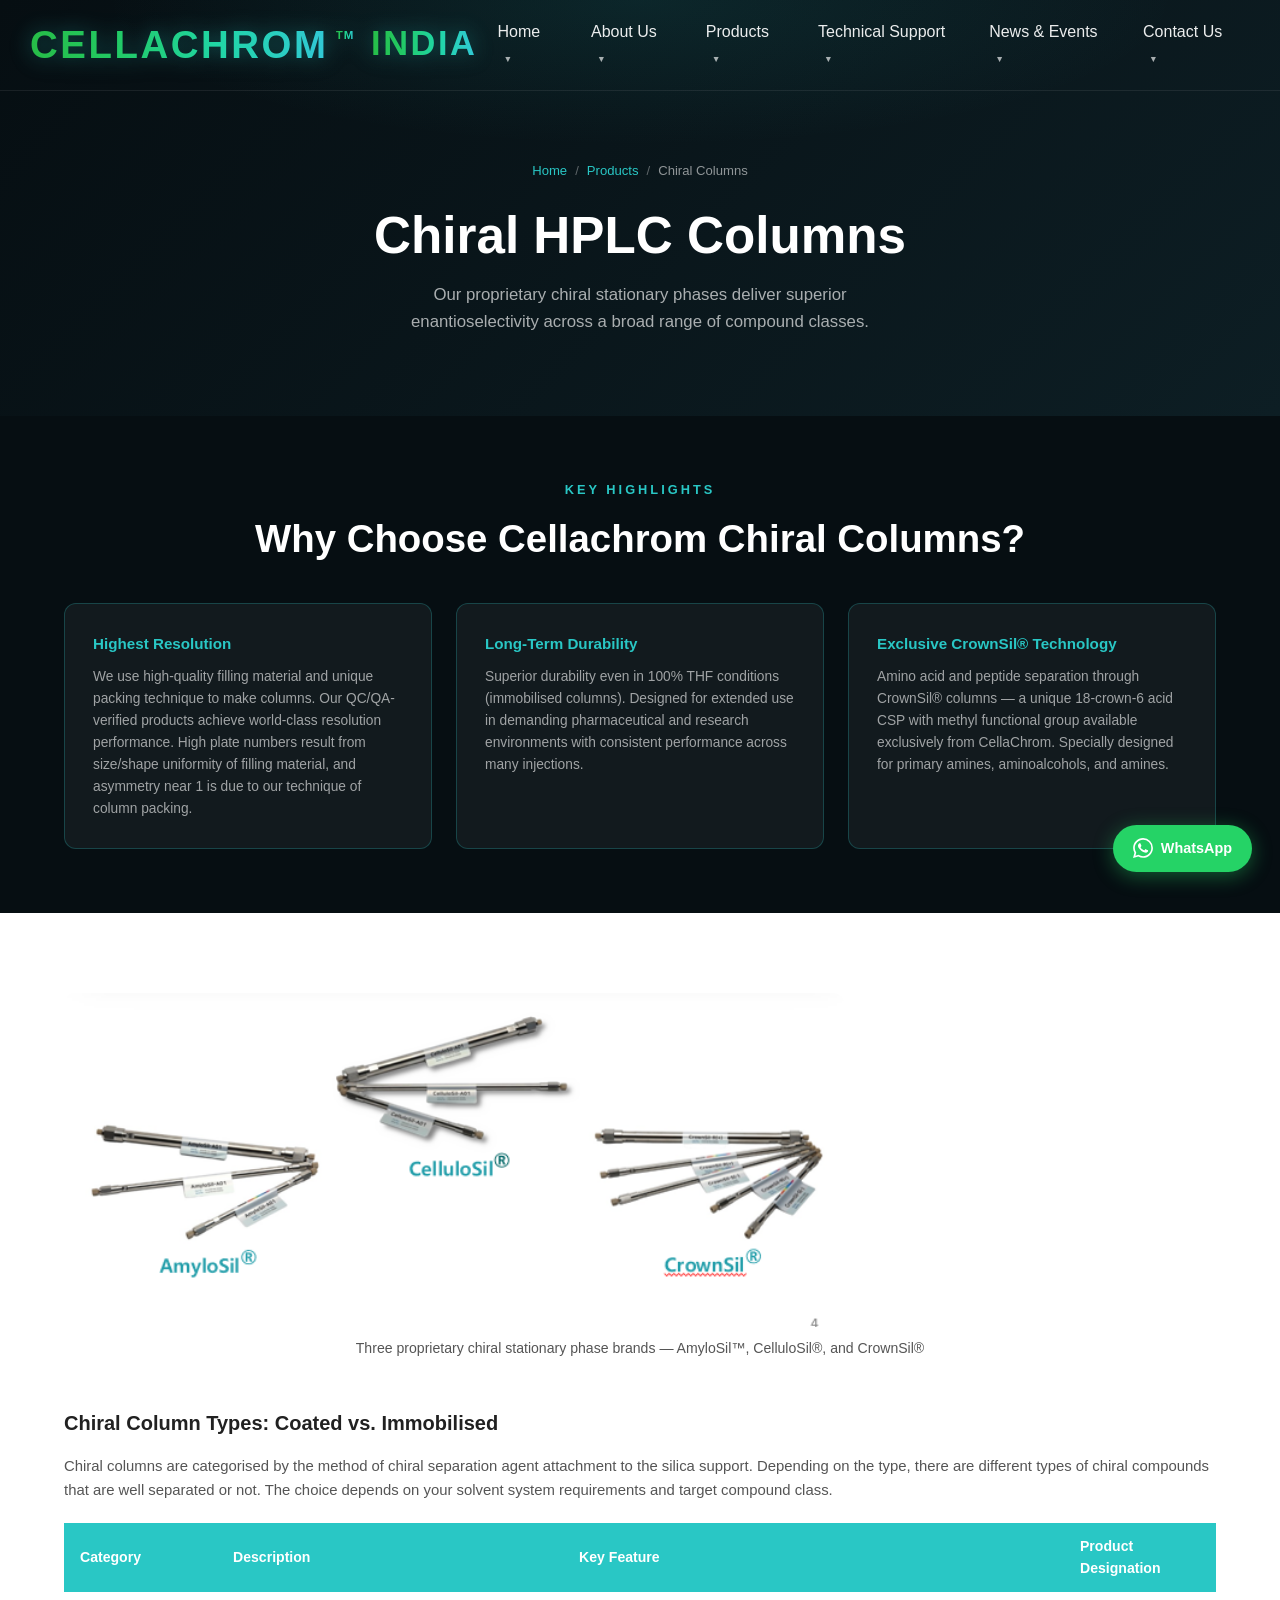
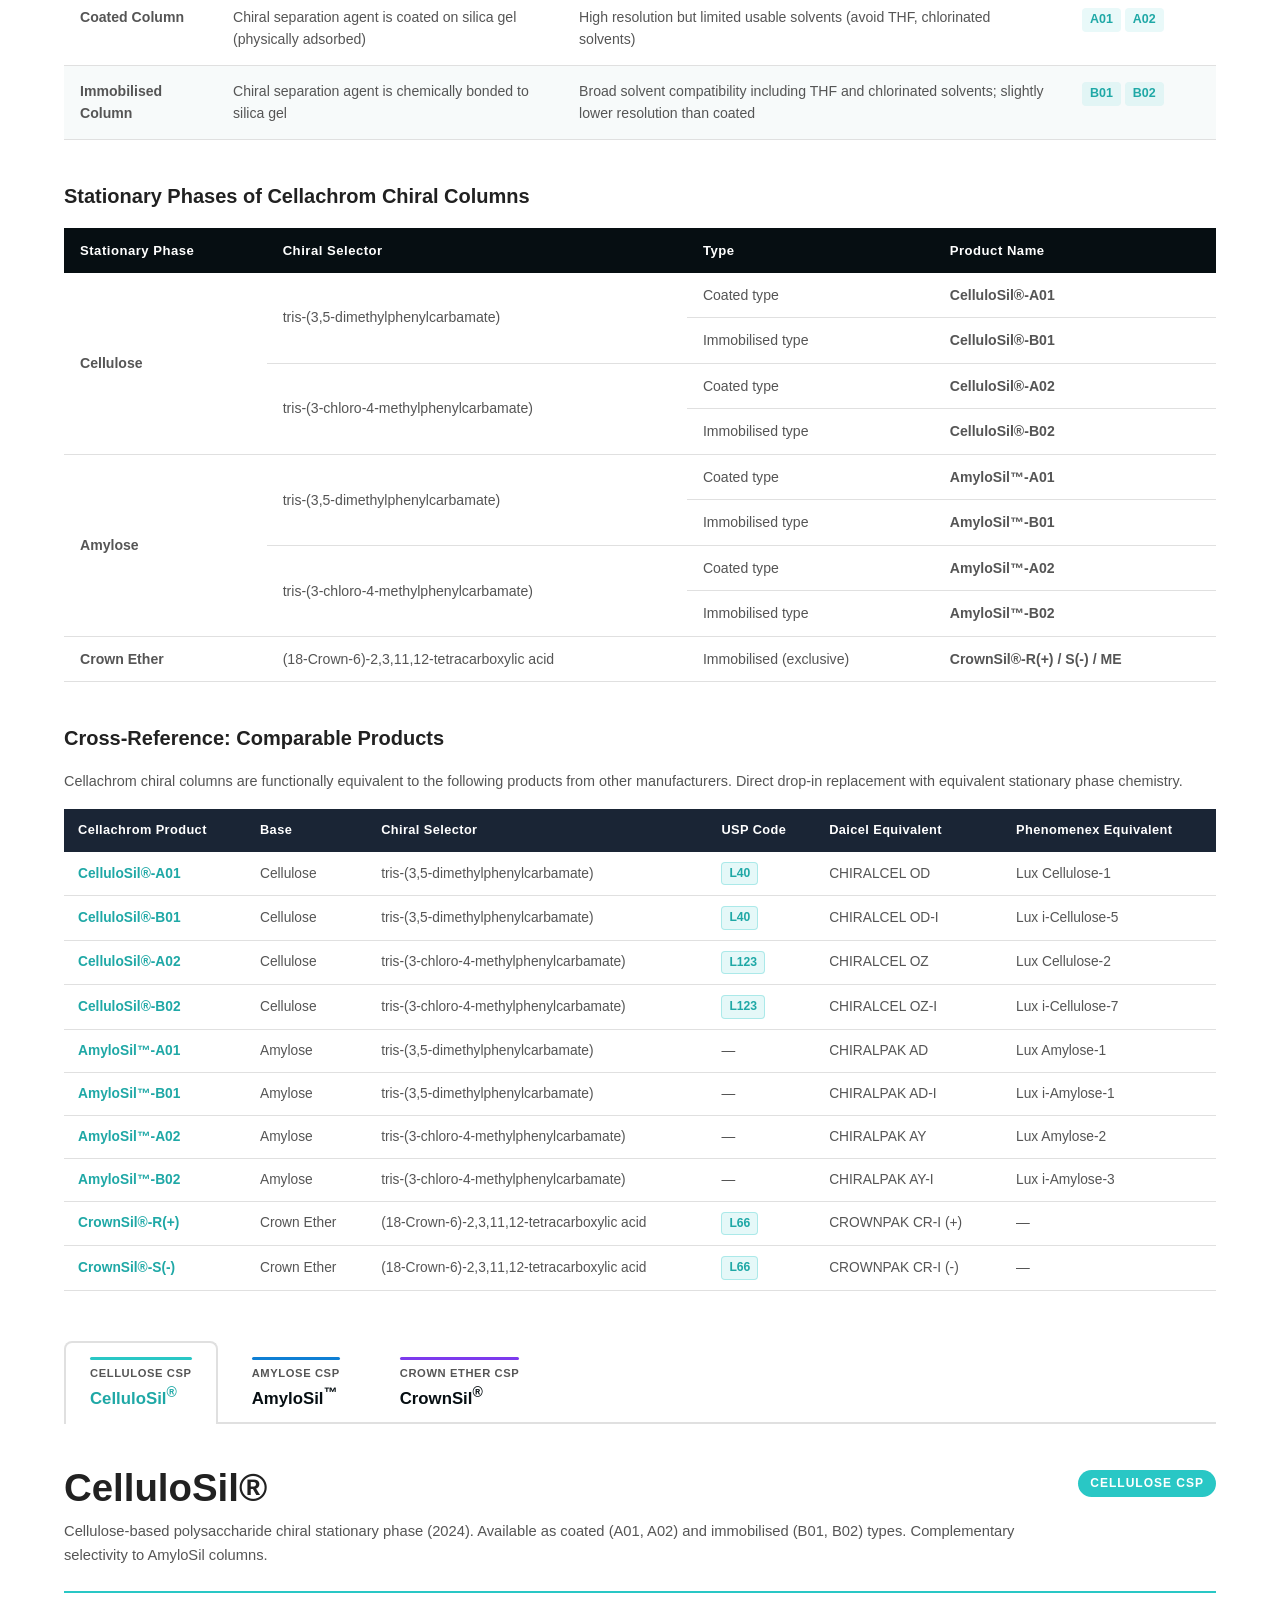
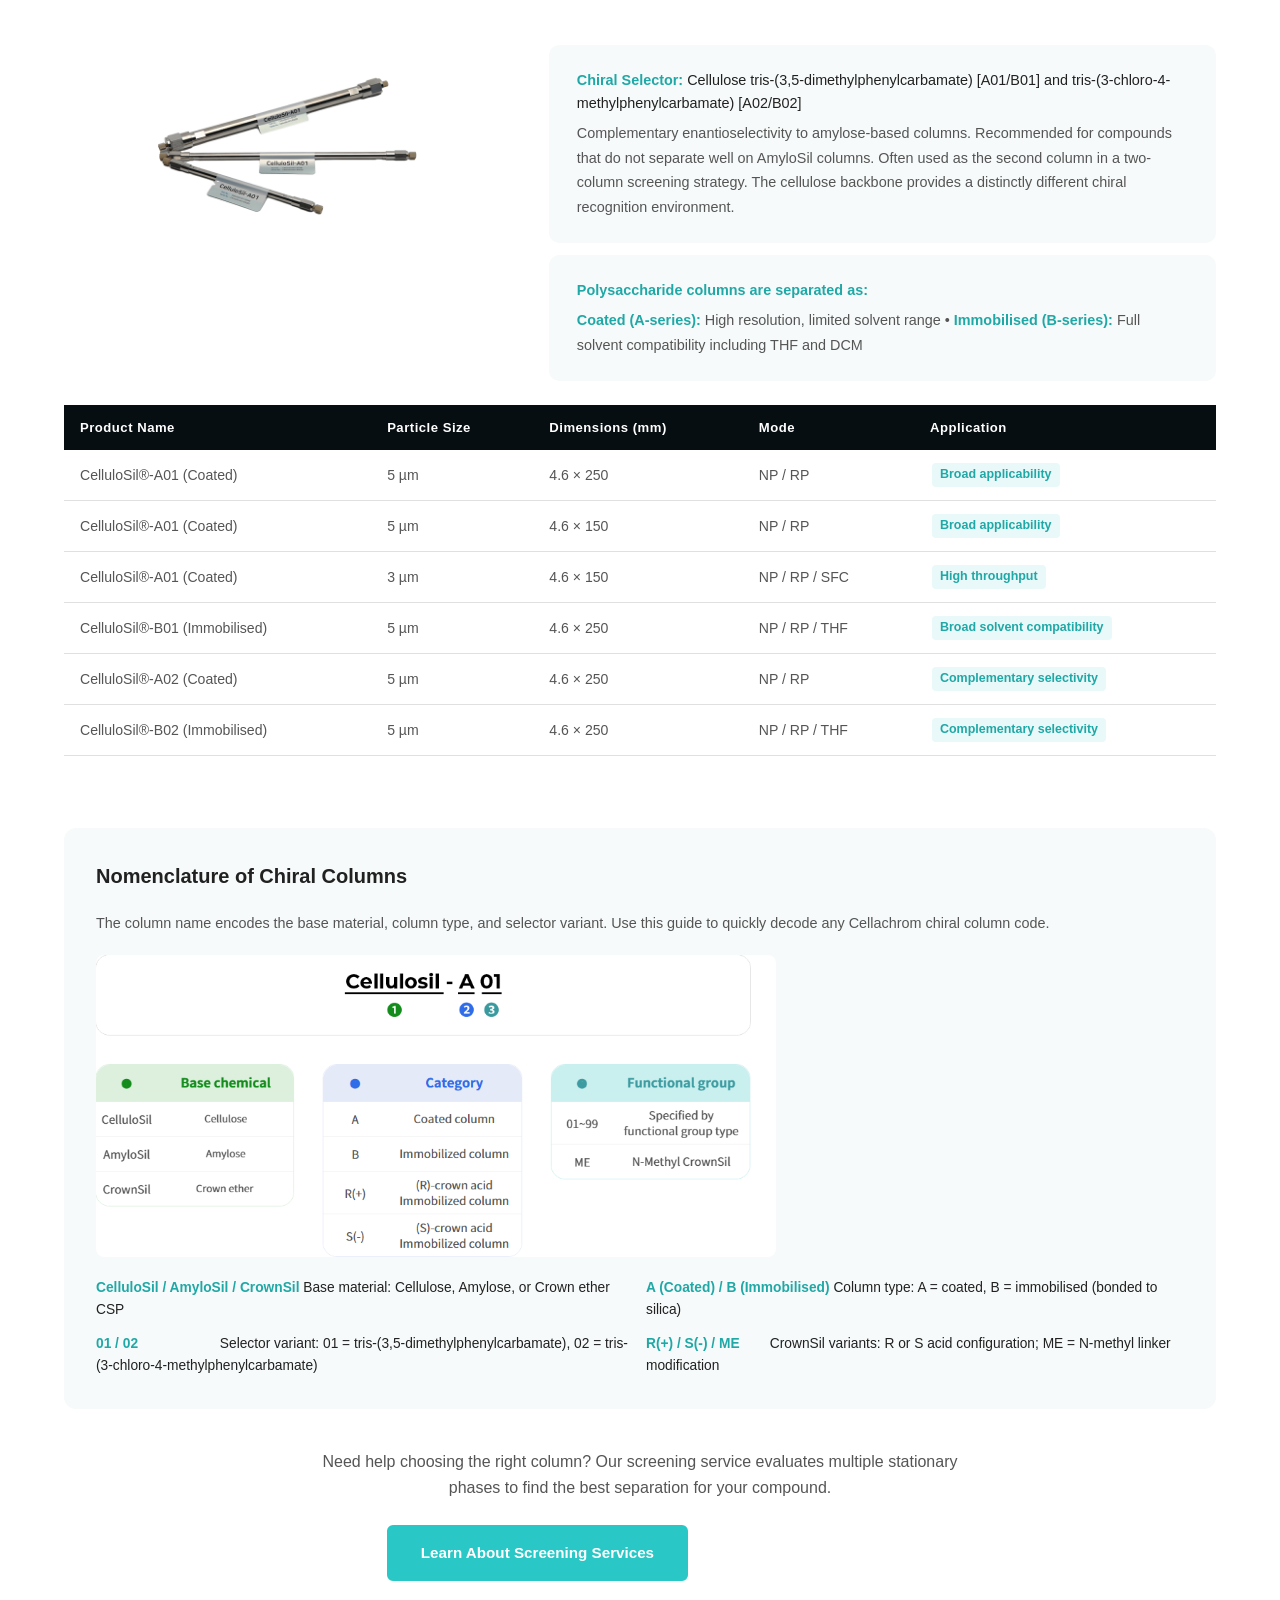
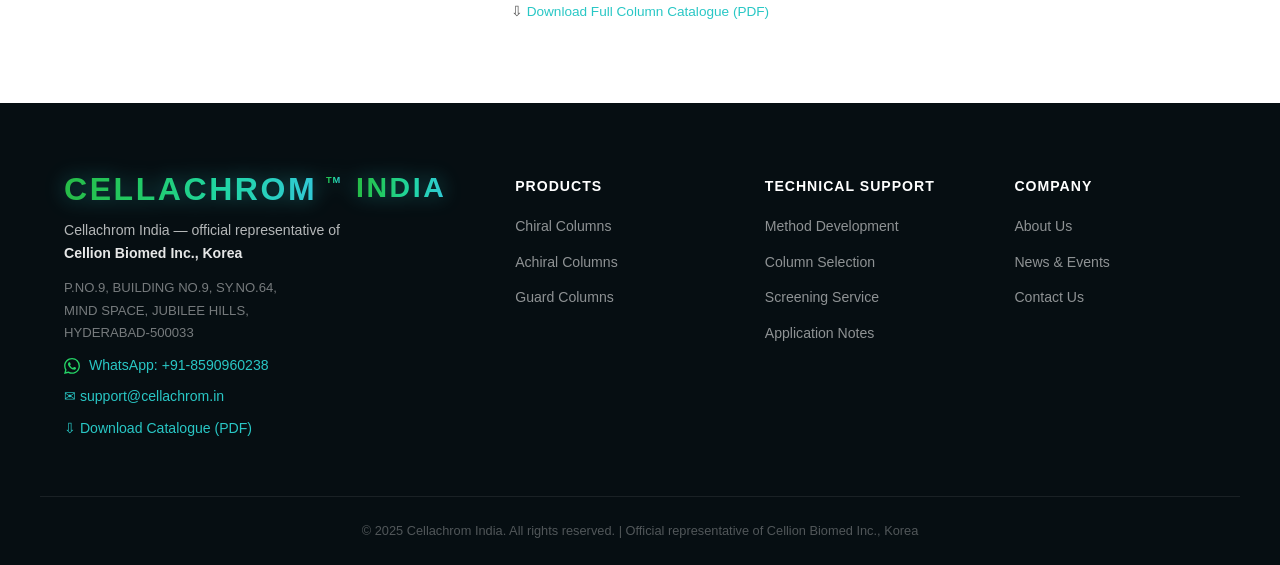
<file: chiral-columns.html>
<!DOCTYPE html>
<html lang="en">
<head>
 <meta charset="UTF-8" />
 <meta name="viewport" content="width=device-width, initial-scale=1.0" />
 <meta name="referrer" content="strict-origin-when-cross-origin" />
 <meta http-equiv="Content-Security-Policy" content="default-src 'self'; script-src 'self'; style-src 'self' 'unsafe-inline' https://fonts.googleapis.com; img-src 'self' data: https:; font-src 'self' https://fonts.gstatic.com data:; connect-src 'self'; frame-src https://maps.google.com https://www.google.com https://maps.googleusercontent.com; object-src 'none'; base-uri 'self'; form-action 'self'; upgrade-insecure-requests" />
 <title>Chiral Columns - Cellachrom India</title>
 <link rel="preconnect" href="https://fonts.googleapis.com" />
 <link href="https://fonts.googleapis.com/css2?family=Noto+Sans:wght@300;400;500;600;700&family=Orbitron:wght@700;900&family=Oswald:wght@500;600;700&display=swap" rel="stylesheet" />
 <link rel="stylesheet" href="style.css?v=4" />
 <style>
  .products-page { padding: 80px 0; }
  .product-line { margin-bottom: 72px; }
  .product-line-header { display: flex; align-items: flex-start; gap: 24px; margin-bottom: 32px; padding-bottom: 24px; border-bottom: 2px solid var(--teal); }
  .product-line-badge { background: var(--teal); color: #fff; font-size: 0.75rem; font-weight: 700; letter-spacing: 1px; text-transform: uppercase; padding: 4px 12px; border-radius: 100px; white-space: nowrap; margin-top: 6px; }
  .product-line-badge.crown { background: var(--blue-accent); }
  .product-line-header h2 { margin-bottom: 8px; }
  .product-line-header p { color: var(--text-light); font-size: 0.92rem; }
  .spec-table { width: 100%; border-collapse: collapse; font-size: 0.88rem; }
  .spec-table th { background: var(--dark); color: #fff; padding: 12px 16px; text-align: left; font-weight: 600; font-size: 0.82rem; letter-spacing: 0.5px; }
  .spec-table td { padding: 11px 16px; border-bottom: 1px solid var(--border); color: var(--text-light); }
  .spec-table tr:hover td { background: var(--teal-light); }
  .tag { display: inline-block; background: rgba(41,199,197,0.1); color: var(--teal-dark); border-radius: 4px; padding: 2px 8px; font-size: 0.78rem; font-weight: 600; margin: 2px; }
  .app-note { background: var(--light-bg); border-radius: 10px; padding: 24px 28px; margin-top: 20px; font-size: 0.9rem; }
  .app-note strong { color: var(--teal-dark); }
  .app-note p { color: var(--text-light); line-height: 1.7; margin-top: 6px; }
  /* Key highlights */
  .highlights-section { background: var(--dark); padding: 64px 0; margin-bottom: 0; }
  .highlights-section h2 { color: #fff; text-align: center; margin-bottom: 8px; }
  .highlights-section .section-eyebrow { display: block; text-align: center; }
  .highlights-grid { display: grid; grid-template-columns: repeat(3,1fr); gap: 24px; margin-top: 40px; }
  .highlight-card { background: rgba(255,255,255,0.05); border: 1px solid rgba(41,199,197,0.25); border-radius: 12px; padding: 28px; }
  .highlight-card h4 { color: var(--teal); margin-bottom: 10px; font-size: 0.95rem; }
  .highlight-card p { color: rgba(255,255,255,0.6); font-size: 0.86rem; line-height: 1.6; margin: 0; }
  /* Coated/Immobilized table */
  .type-comparison { margin: 32px 0; }
  .type-comparison h3 { margin-bottom: 16px; }
  .comparison-table { width: 100%; border-collapse: collapse; font-size: 0.88rem; }
  .comparison-table th { background: var(--teal); color: #fff; padding: 12px 16px; text-align: left; font-weight: 600; }
  .comparison-table td { padding: 14px 16px; border-bottom: 1px solid var(--border); color: var(--text-light); vertical-align: top; }
  .comparison-table tr:nth-child(even) td { background: var(--light-bg); }
  /* Stationary phase table */
  .sp-table-wrap { margin: 40px 0; }
  .sp-table-wrap h3 { margin-bottom: 16px; }
  /* Nomenclature */
  .nomenclature-box { background: var(--light-bg); border-radius: 12px; padding: 32px; margin: 40px 0; }
  .nomenclature-box h3 { margin-bottom: 20px; }
  .nomen-parts { display: flex; align-items: center; gap: 0; flex-wrap: wrap; margin-bottom: 24px; }
  .nomen-part { background: var(--teal); color: #fff; padding: 10px 18px; font-size: 1rem; font-weight: 700; border-right: 2px solid rgba(255,255,255,0.3); }
  .nomen-part:last-child { border-right: none; border-radius: 0 6px 6px 0; }
  .nomen-part:first-child { border-radius: 6px 0 0 6px; }
  .nomen-sep { width: 16px; height: 2px; background: var(--teal); }
  .nomen-legend { display: grid; grid-template-columns: repeat(2,1fr); gap: 12px; }
  .nomen-item { font-size: 0.86rem; }
  .nomen-item strong { color: var(--teal-dark); display: inline-block; min-width: 120px; }
  .product-with-img { display: grid; grid-template-columns: 1fr 1.5fr; gap: 40px; align-items: start; margin-bottom: 24px; }
  /* Per-product-line color coding */
  #cellulosil .product-line-header { border-bottom-color: #29c7c5; }
  #amylosil .product-line-header { border-bottom-color: #0e7fd4; }
  #crownsil .product-line-header { border-bottom-color: #7c3aed; }
  .product-line-badge.amylose { background: #0e7fd4; }
  .product-line-badge.crown { background: #7c3aed; }
  /* Comparable products table */
  .comp-table { width: 100%; border-collapse: collapse; font-size: 0.86rem; }
  .comp-table th { background: #1a2535; color: #fff; padding: 11px 14px; text-align: left; font-weight: 600; font-size: 0.8rem; letter-spacing: 0.4px; }
  .comp-table td { padding: 10px 14px; border-bottom: 1px solid var(--border); color: var(--text-light); vertical-align: middle; }
  .comp-table tr:hover td { background: var(--teal-light); }
  .comp-table .brand { color: var(--teal-dark); font-weight: 600; }
  .usp-badge { display: inline-block; background: rgba(41,199,197,0.12); color: var(--teal-dark); border: 1px solid rgba(41,199,197,0.3); border-radius: 4px; padding: 1px 7px; font-size: 0.76rem; font-weight: 700; }
  /* Product Tab Browser */
  .prod-tabs-wrap { margin: 48px 0 0; }
  .prod-tab-headers { display: flex; gap: 8px; border-bottom: 2px solid var(--border); margin-bottom: 0; flex-wrap: wrap; }
  .prod-tab-btn { background: none; border: 2px solid transparent; border-bottom: none; padding: 14px 24px 16px; cursor: pointer; display: flex; flex-direction: column; align-items: flex-start; gap: 5px; border-radius: 8px 8px 0 0; transition: background 0.18s, border-color 0.18s; position: relative; bottom: -2px; }
  .prod-tab-btn:hover { background: var(--light-bg); }
  .prod-tab-btn.active { background: #fff; border-color: var(--border); border-bottom-color: #fff; }
  .tab-color-bar { width: 100%; height: 3px; border-radius: 2px; margin-bottom: 2px; }
  .tab-badge-sm { font-size: 0.7rem; font-weight: 700; text-transform: uppercase; letter-spacing: 0.6px; color: var(--text-light); }
  .tab-product-name { font-size: 1.05rem; font-weight: 700; color: var(--dark); }
  .prod-tab-btn.active .tab-product-name { color: var(--teal-dark); }
  .prod-tab-panel { display: none; padding: 40px 0 0; animation: fadeIn 0.22s ease; }
  .prod-tab-panel.active { display: block; }
  @keyframes fadeIn { from { opacity: 0; transform: translateY(6px); } to { opacity: 1; transform: translateY(0); } }
  @media (max-width: 900px) {
   .highlights-grid { grid-template-columns: 1fr; }
   .product-with-img { grid-template-columns: 1fr; }
   .nomen-legend { grid-template-columns: 1fr; }
   .comp-table { font-size: 0.78rem; }
   .prod-tab-btn { padding: 10px 14px 12px; }
   .tab-product-name { font-size: 0.9rem; }
  }
 </style>
</head>
<body>

 <header id="site-header">
  <div class="header-inner">
   <a class="logo" href="index.html" aria-label="Cellachrom India home"><span class="logo-wordmark" aria-hidden="true"><span class="logo-main">CELLACHROM</span><sup class="logo-mark">TM</sup><span class="logo-region">INDIA</span></span></a>
   <nav class="main-nav">
    <ul>
     <li class="has-dropdown">
      <a href="index.html">Home <span class="arrow">&#9660;</span></a>
      <ul class="dropdown">
       <li><a href="index.html#who-we-are">Who Are We</a></li>
       <li><a href="index.html#products">Our Products</a></li>
       <li><a href="index.html#accreditation">Accreditation</a></li>
       <li><a href="index.html#global-presence">Global Presence</a></li>
       <li><a href="index.html#product-list">Product List</a></li>
      </ul>
     </li>
     <li class="has-dropdown">
      <a href="company.html">About Us <span class="arrow">&#9660;</span></a>
      <ul class="dropdown">
       <li><a href="company.html#vision">Vision &amp; Mission</a></li>
       <li><a href="company.html#korea-affiliation">CellaChrom Korea</a></li>
       <li><a href="company.html#director">Director Message</a></li>
       <li><a href="company.html#core-values">Core Values</a></li>
      </ul>
     </li>
     <li class="has-dropdown">
      <a href="products.html" class="active">Products <span class="arrow">&#9660;</span></a>
      <ul class="dropdown mega-dropdown">
       <li class="mega-col">
        <a class="mega-col-title" href="chiral-columns.html">Chiral Columns</a>
        <ul class="mega-sub">
         <li><a href="chiral-columns.html#cellulosil">CelluloSil<sup>&#174;</sup></a></li>
         <li><a href="chiral-columns.html#amylosil">AmyloSil<sup>&#174;</sup></a></li>
         <li><a href="chiral-columns.html#crownsil">CrownSil<sup>&#174;</sup></a></li>
        </ul>
       </li>
       <li class="mega-col">
        <a class="mega-col-title" href="general-columns.html">Achiral Columns</a>
        <ul class="mega-sub">
         <li><a href="general-columns.html#reverse-phase">Reverse Phase (C18, C8, C4)</a></li>
         <li><a href="general-columns.html#normal-phase">Normal Phase (APS, Sil)</a></li>
        </ul>
       </li>
       <li class="mega-col">
        <a class="mega-col-title" href="guard-columns.html">Guard Columns</a>
        <ul class="mega-sub">
         <li><a href="guard-columns.html">Guard Tube</a></li>
         <li><a href="guard-columns.html">Cartridge Holder</a></li>
        </ul>
       </li>
       <li class="mega-col">
        <a class="mega-col-title" href="technical-support.html#screening">SFC / Preparative</a>
        <ul class="mega-sub">
         <li><a href="technical-support.html#screening">Preparative SFC</a></li>
         <li><a href="https://www.sepu.top/coa_form_overseas/" target="_blank" rel="noopener">CoA Search &#8599;</a></li>
        </ul>
       </li>
      </ul>
     </li>
     <li class="has-dropdown">
      <a href="technical-support.html">Technical Support <span class="arrow">&#9660;</span></a>
      <ul class="dropdown">
       <li><a href="technical-support.html#method">Method Development</a></li>
       <li><a href="technical-support.html#selection">Column Selection</a></li>
       <li><a href="technical-support.html#screening">Screening &amp; Isolation</a></li>
       <li><a href="technical-support.html#user-manual">User Manual</a></li>
       <li><a href="technical-support.html#impurities">Impurities Supply</a></li>
       <li><a href="technical-support.html#appnotes">Application Notes</a></li>
      </ul>
     </li>
     <li class="has-dropdown">
      <a href="notice.html">News &amp; Events <span class="arrow">&#9660;</span></a>
      <ul class="dropdown">
       <li><a href="notice.html#india-opening">India Opening</a></li>
       <li><a href="notice.html#international">International Events</a></li>
       <li><a href="notice.html#local">Local Events</a></li>
       <li><a href="notice.html#collaborations">Collaborations</a></li>
       <li><a href="notice.html#partners">Partners</a></li>
      </ul>
     </li>
     <li class="has-dropdown">
      <a href="contact.html">Contact Us <span class="arrow">&#9660;</span></a>
      <ul class="dropdown">
       <li><a href="contact.html#india">India</a></li>
       <li><a href="contact.html#korea">Korea (HQ)</a></li>
       <li><a href="contact.html#us">United States</a></li>
       <li><a href="contact.html#partners">Global Partners</a></li>
      </ul>
     </li>
    </ul>
   </nav>
   <button class="hamburger" id="hamburger"><span></span><span></span><span></span></button>
  </div>
  <nav class="mobile-nav" id="mobile-nav">
   <ul>
    <li><a href="index.html">Home</a></li>
    <li><a href="company.html">About Us</a></li>
    <li class="mobile-dropdown"><button class="mobile-toggle">Products <span class="arrow">&#9660;</span></button>
     <ul class="mobile-submenu">
      <li><a href="chiral-columns.html" style="font-weight:600">Chiral Columns</a></li>
      <li><a href="chiral-columns.html#cellulosil" style="padding-left:36px">&#8627; CelluloSil&#174;</a></li>
      <li><a href="chiral-columns.html#amylosil" style="padding-left:36px">&#8627; AmyloSil&#174;</a></li>
      <li><a href="chiral-columns.html#crownsil" style="padding-left:36px">&#8627; CrownSil&#174;</a></li>
      <li><a href="general-columns.html" style="font-weight:600">Achiral Columns</a></li>
      <li><a href="general-columns.html#reverse-phase" style="padding-left:36px">&#8627; Reverse Phase</a></li>
      <li><a href="general-columns.html#normal-phase" style="padding-left:36px">&#8627; Normal Phase</a></li>
      <li><a href="guard-columns.html" style="font-weight:600">Guard Columns</a></li>
     </ul>
    </li>
    <li><a href="technical-support.html">Technical Support</a></li>
    <li><a href="notice.html">News &amp; Events</a></li>
    <li><a href="contact.html">Contact Us</a></li>
   </ul>
  </nav>
 </header>

 <section class="page-hero">
  <div class="container">
   <div class="breadcrumb"><a href="index.html">Home</a><span>/</span><a href="products.html">Products</a><span>/</span><span class="current">Chiral Columns</span></div>
   <h1>Chiral HPLC Columns</h1>
   <p>Our proprietary chiral stationary phases deliver superior enantioselectivity across a broad range of compound classes.</p>
  </div>
 </section>

 <!-- Key Highlights -->
 <section class="highlights-section">
  <div class="container">
   <span class="section-eyebrow">Key Highlights</span>
   <h2>Why Choose Cellachrom Chiral Columns?</h2>
   <div class="highlights-grid">
    <div class="highlight-card">
     <h4>Highest Resolution</h4>
     <p>We use high-quality filling material and unique packing technique to make columns. Our QC/QA-verified products achieve world-class resolution performance. High plate numbers result from size/shape uniformity of filling material, and asymmetry near 1 is due to our technique of column packing.</p>
    </div>
    <div class="highlight-card">
     <h4>Long-Term Durability</h4>
     <p>Superior durability even in 100% THF conditions (immobilised columns). Designed for extended use in demanding pharmaceutical and research environments with consistent performance across many injections.</p>
    </div>
    <div class="highlight-card">
     <h4>Exclusive CrownSil&#174; Technology</h4>
     <p>Amino acid and peptide separation through CrownSil&#174; columns &mdash; a unique 18-crown-6 acid CSP with methyl functional group available exclusively from CellaChrom. Specially designed for primary amines, aminoalcohols, and amines.</p>
    </div>
   </div>
  </div>
 </section>

 <!-- Overview -->
 <section class="products-page">
  <div class="container">

   <!-- Product Family Overview Image -->
   <div style="text-align:center;margin-bottom:48px;">
    <img src="images/chiral-columns-trio.png" alt="Cellachrom chiral column product family: AmyloSil, CelluloSil, and CrownSil" style="max-width:780px;width:100%;border-radius:12px;">
    <p style="color:var(--text-light);font-size:0.88rem;margin-top:10px;">Three proprietary chiral stationary phase brands &mdash; AmyloSil&#8482;, CelluloSil&#174;, and CrownSil&#174;</p>
   </div>

   <!-- Coated vs. Immobilized Explanation -->
   <div class="type-comparison">
    <h3>Chiral Column Types: Coated vs. Immobilised</h3>
    <p style="color:var(--text-light);margin-bottom:20px;font-size:0.93rem;">Chiral columns are categorised by the method of chiral separation agent attachment to the silica support. Depending on the type, there are different types of chiral compounds that are well separated or not. The choice depends on your solvent system requirements and target compound class.</p>
    <table class="comparison-table">
     <thead>
      <tr>
       <th>Category</th>
       <th>Description</th>
       <th>Key Feature</th>
       <th>Product Designation</th>
      </tr>
     </thead>
     <tbody>
      <tr>
       <td><strong>Coated Column</strong></td>
       <td>Chiral separation agent is coated on silica gel (physically adsorbed)</td>
       <td>High resolution but limited usable solvents (avoid THF, chlorinated solvents)</td>
       <td><span class="tag">A01</span><span class="tag">A02</span></td>
      </tr>
      <tr>
       <td><strong>Immobilised Column</strong></td>
       <td>Chiral separation agent is chemically bonded to silica gel</td>
       <td>Broad solvent compatibility including THF and chlorinated solvents; slightly lower resolution than coated</td>
       <td><span class="tag">B01</span><span class="tag">B02</span></td>
      </tr>
     </tbody>
    </table>
   </div>

   <!-- Stationary Phases Table -->
   <div class="sp-table-wrap">
    <h3>Stationary Phases of Cellachrom Chiral Columns</h3>
    <table class="spec-table">
     <thead>
      <tr>
       <th>Stationary Phase</th>
       <th>Chiral Selector</th>
       <th>Type</th>
       <th>Product Name</th>
      </tr>
     </thead>
     <tbody>
      <tr>
       <td rowspan="4"><strong>Cellulose</strong></td>
       <td rowspan="2">tris-(3,5-dimethylphenylcarbamate)</td>
       <td>Coated type</td>
       <td><strong>CelluloSil&#174;-A01</strong></td>
      </tr>
      <tr>
       <td>Immobilised type</td>
       <td><strong>CelluloSil&#174;-B01</strong></td>
      </tr>
      <tr>
       <td rowspan="2">tris-(3-chloro-4-methylphenylcarbamate)</td>
       <td>Coated type</td>
       <td><strong>CelluloSil&#174;-A02</strong></td>
      </tr>
      <tr>
       <td>Immobilised type</td>
       <td><strong>CelluloSil&#174;-B02</strong></td>
      </tr>
      <tr>
       <td rowspan="4"><strong>Amylose</strong></td>
       <td rowspan="2">tris-(3,5-dimethylphenylcarbamate)</td>
       <td>Coated type</td>
       <td><strong>AmyloSil&#8482;-A01</strong></td>
      </tr>
      <tr>
       <td>Immobilised type</td>
       <td><strong>AmyloSil&#8482;-B01</strong></td>
      </tr>
      <tr>
       <td rowspan="2">tris-(3-chloro-4-methylphenylcarbamate)</td>
       <td>Coated type</td>
       <td><strong>AmyloSil&#8482;-A02</strong></td>
      </tr>
      <tr>
       <td>Immobilised type</td>
       <td><strong>AmyloSil&#8482;-B02</strong></td>
      </tr>
      <tr>
       <td><strong>Crown Ether</strong></td>
       <td>(18-Crown-6)-2,3,11,12-tetracarboxylic acid</td>
       <td>Immobilised (exclusive)</td>
       <td><strong>CrownSil&#174;-R(+) / S(-) / ME</strong></td>
      </tr>
     </tbody>
    </table>
   </div>

   <!-- Comparable products cross-reference -->
   <div class="sp-table-wrap">
    <h3>Cross-Reference: Comparable Products</h3>
    <p style="color:var(--text-light);font-size:0.9rem;margin-bottom:16px;">Cellachrom chiral columns are functionally equivalent to the following products from other manufacturers. Direct drop-in replacement with equivalent stationary phase chemistry.</p>
    <table class="comp-table">
     <thead>
      <tr>
       <th>Cellachrom Product</th>
       <th>Base</th>
       <th>Chiral Selector</th>
       <th>USP Code</th>
       <th>Daicel Equivalent</th>
       <th>Phenomenex Equivalent</th>
      </tr>
     </thead>
     <tbody>
      <tr>
       <td><span class="brand">CelluloSil&#174;-A01</span></td>
       <td>Cellulose</td>
       <td>tris-(3,5-dimethylphenylcarbamate)</td>
       <td><span class="usp-badge">L40</span></td>
       <td>CHIRALCEL OD</td>
       <td>Lux Cellulose-1</td>
      </tr>
      <tr>
       <td><span class="brand">CelluloSil&#174;-B01</span></td>
       <td>Cellulose</td>
       <td>tris-(3,5-dimethylphenylcarbamate)</td>
       <td><span class="usp-badge">L40</span></td>
       <td>CHIRALCEL OD-I</td>
       <td>Lux i-Cellulose-5</td>
      </tr>
      <tr>
       <td><span class="brand">CelluloSil&#174;-A02</span></td>
       <td>Cellulose</td>
       <td>tris-(3-chloro-4-methylphenylcarbamate)</td>
       <td><span class="usp-badge">L123</span></td>
       <td>CHIRALCEL OZ</td>
       <td>Lux Cellulose-2</td>
      </tr>
      <tr>
       <td><span class="brand">CelluloSil&#174;-B02</span></td>
       <td>Cellulose</td>
       <td>tris-(3-chloro-4-methylphenylcarbamate)</td>
       <td><span class="usp-badge">L123</span></td>
       <td>CHIRALCEL OZ-I</td>
       <td>Lux i-Cellulose-7</td>
      </tr>
      <tr>
       <td><span class="brand">AmyloSil&#8482;-A01</span></td>
       <td>Amylose</td>
       <td>tris-(3,5-dimethylphenylcarbamate)</td>
       <td>—</td>
       <td>CHIRALPAK AD</td>
       <td>Lux Amylose-1</td>
      </tr>
      <tr>
       <td><span class="brand">AmyloSil&#8482;-B01</span></td>
       <td>Amylose</td>
       <td>tris-(3,5-dimethylphenylcarbamate)</td>
       <td>—</td>
       <td>CHIRALPAK AD-I</td>
       <td>Lux i-Amylose-1</td>
      </tr>
      <tr>
       <td><span class="brand">AmyloSil&#8482;-A02</span></td>
       <td>Amylose</td>
       <td>tris-(3-chloro-4-methylphenylcarbamate)</td>
       <td>—</td>
       <td>CHIRALPAK AY</td>
       <td>Lux Amylose-2</td>
      </tr>
      <tr>
       <td><span class="brand">AmyloSil&#8482;-B02</span></td>
       <td>Amylose</td>
       <td>tris-(3-chloro-4-methylphenylcarbamate)</td>
       <td>—</td>
       <td>CHIRALPAK AY-I</td>
       <td>Lux i-Amylose-3</td>
      </tr>
      <tr>
       <td><span class="brand">CrownSil&#174;-R(+)</span></td>
       <td>Crown Ether</td>
       <td>(18-Crown-6)-2,3,11,12-tetracarboxylic acid</td>
       <td><span class="usp-badge">L66</span></td>
       <td>CROWNPAK CR-I (+)</td>
       <td>—</td>
      </tr>
      <tr>
       <td><span class="brand">CrownSil&#174;-S(-)</span></td>
       <td>Crown Ether</td>
       <td>(18-Crown-6)-2,3,11,12-tetracarboxylic acid</td>
       <td><span class="usp-badge">L66</span></td>
       <td>CROWNPAK CR-I (-)</td>
       <td>—</td>
      </tr>
     </tbody>
    </table>
   </div>

   <!-- Product Family Tab Browser -->
   <div class="prod-tabs-wrap" id="product-tabs">
    <div class="prod-tab-headers" role="tablist">
     <button class="prod-tab-btn active" data-tab="cellulosil" role="tab" aria-selected="true">
      <div class="tab-color-bar" style="background:#29c7c5;"></div>
      <span class="tab-badge-sm">Cellulose CSP</span>
      <span class="tab-product-name">CelluloSil<sup>&#174;</sup></span>
     </button>
     <button class="prod-tab-btn" data-tab="amylosil" role="tab" aria-selected="false">
      <div class="tab-color-bar" style="background:#0e7fd4;"></div>
      <span class="tab-badge-sm">Amylose CSP</span>
      <span class="tab-product-name">AmyloSil<sup>&#8482;</sup></span>
     </button>
     <button class="prod-tab-btn" data-tab="crownsil" role="tab" aria-selected="false">
      <div class="tab-color-bar" style="background:#7c3aed;"></div>
      <span class="tab-badge-sm">Crown Ether CSP</span>
      <span class="tab-product-name">CrownSil<sup>&#174;</sup></span>
     </button>
    </div>

    <!-- AmyloSil Panel -->
    <div class="prod-tab-panel" id="tab-amylosil" role="tabpanel">
   <div class="product-line" id="amylosil">
    <div class="product-line-header">
     <div>
      <h2>AmyloSil&#8482;</h2>
      <p>Amylose-based polysaccharide chiral stationary phase. Available as coated (A01, A02) and immobilised (B01, B02) types for maximum flexibility in solvent selection.</p>
     </div>
     <span class="product-line-badge amylose">Amylose CSP</span>
    </div>
    <div class="product-with-img">
     <img src="images/AmyloSil-photo.jpg" alt="AmyloSil columns" style="width:100%;border-radius:10px;">
     <div>
      <div class="app-note">
       <strong>AmyloSil&#8482;-A01 &amp; A02 (Coated Type):</strong>
       <p>Chiral separation agent coated on silica gel. Effective for separating racemates with halide, ether, ester, ketone, sulfoxide, alcohol, amine, acid, amide, and aminoalcohol functional groups. High resolution but limited compatible solvents.</p>
      </div>
      <div class="app-note" style="margin-top:12px;">
       <strong>AmyloSil&#8482;-B01 &amp; B02 (Immobilised Type):</strong>
       <p>Chiral separation agent chemically bonded to silica. No limit on usable solvents &mdash; compatible with THF, chlorinated solvents, and all standard mobile phases. Suitable for compounds that require unusual solvent conditions.</p>
      </div>
     </div>
    </div>
    <table class="spec-table">
     <thead>
      <tr><th>Product Name</th><th>Particle Size</th><th>Dimensions (mm)</th><th>Mode</th><th>Application</th></tr>
     </thead>
     <tbody>
      <tr><td>AmyloSil&#8482;-A01 (Coated)</td><td>5 &#181;m</td><td>4.6 &times; 250</td><td>NP / RP</td><td><span class="tag">Amines</span><span class="tag">Alcohols</span><span class="tag">Esters</span></td></tr>
      <tr><td>AmyloSil&#8482;-A01 (Coated)</td><td>5 &#181;m</td><td>4.6 &times; 150</td><td>NP / RP</td><td><span class="tag">Amines</span><span class="tag">Alcohols</span></td></tr>
      <tr><td>AmyloSil&#8482;-A01 (Coated)</td><td>3 &#181;m</td><td>4.6 &times; 150</td><td>NP / RP / SFC</td><td><span class="tag">High throughput</span></td></tr>
      <tr><td>AmyloSil&#8482;-B01 (Immobilised)</td><td>5 &#181;m</td><td>4.6 &times; 250</td><td>NP / RP / THF</td><td><span class="tag">Broad solvent compatibility</span></td></tr>
      <tr><td>AmyloSil&#8482;-B01 (Immobilised)</td><td>5 &#181;m</td><td>4.6 &times; 150</td><td>NP / RP / THF</td><td><span class="tag">Broad solvent compatibility</span></td></tr>
      <tr><td>AmyloSil&#8482;-A02 (Coated)</td><td>5 &#181;m</td><td>4.6 &times; 250</td><td>NP / RP</td><td><span class="tag">Complementary selectivity</span></td></tr>
      <tr><td>AmyloSil&#8482;-B02 (Immobilised)</td><td>5 &#181;m</td><td>4.6 &times; 250</td><td>NP / RP / THF</td><td><span class="tag">Complementary selectivity</span></td></tr>
     </tbody>
    </table>
   </div>
    </div><!-- /tab-amylosil panel -->

    <!-- CelluloSil Panel (default active) -->
    <div class="prod-tab-panel active" id="tab-cellulosil" role="tabpanel">
   <div class="product-line" id="cellulosil">
    <div class="product-line-header">
     <div>
      <h2>CelluloSil&#174;</h2>
      <p>Cellulose-based polysaccharide chiral stationary phase (2024). Available as coated (A01, A02) and immobilised (B01, B02) types. Complementary selectivity to AmyloSil columns.</p>
     </div>
     <span class="product-line-badge">Cellulose CSP</span>
    </div>
    <div class="product-with-img">
     <img src="images/CelluloSil-photo.png" alt="CelluloSil columns" style="width:100%;border-radius:10px;">
     <div>
      <div class="app-note">
       <strong>Chiral Selector:</strong> Cellulose tris-(3,5-dimethylphenylcarbamate) [A01/B01] and tris-(3-chloro-4-methylphenylcarbamate) [A02/B02]
       <p>Complementary enantioselectivity to amylose-based columns. Recommended for compounds that do not separate well on AmyloSil columns. Often used as the second column in a two-column screening strategy. The cellulose backbone provides a distinctly different chiral recognition environment.</p>
      </div>
      <div class="app-note" style="margin-top:12px;">
       <strong>Polysaccharide columns are separated as:</strong>
       <p><strong>Coated (A-series):</strong> High resolution, limited solvent range &bull; <strong>Immobilised (B-series):</strong> Full solvent compatibility including THF and DCM</p>
      </div>
     </div>
    </div>
    <table class="spec-table">
     <thead>
      <tr><th>Product Name</th><th>Particle Size</th><th>Dimensions (mm)</th><th>Mode</th><th>Application</th></tr>
     </thead>
     <tbody>
      <tr><td>CelluloSil&#174;-A01 (Coated)</td><td>5 &#181;m</td><td>4.6 &times; 250</td><td>NP / RP</td><td><span class="tag">Broad applicability</span></td></tr>
      <tr><td>CelluloSil&#174;-A01 (Coated)</td><td>5 &#181;m</td><td>4.6 &times; 150</td><td>NP / RP</td><td><span class="tag">Broad applicability</span></td></tr>
      <tr><td>CelluloSil&#174;-A01 (Coated)</td><td>3 &#181;m</td><td>4.6 &times; 150</td><td>NP / RP / SFC</td><td><span class="tag">High throughput</span></td></tr>
      <tr><td>CelluloSil&#174;-B01 (Immobilised)</td><td>5 &#181;m</td><td>4.6 &times; 250</td><td>NP / RP / THF</td><td><span class="tag">Broad solvent compatibility</span></td></tr>
      <tr><td>CelluloSil&#174;-A02 (Coated)</td><td>5 &#181;m</td><td>4.6 &times; 250</td><td>NP / RP</td><td><span class="tag">Complementary selectivity</span></td></tr>
      <tr><td>CelluloSil&#174;-B02 (Immobilised)</td><td>5 &#181;m</td><td>4.6 &times; 250</td><td>NP / RP / THF</td><td><span class="tag">Complementary selectivity</span></td></tr>
     </tbody>
    </table>
   </div>
    </div><!-- /tab-cellulosil panel -->

    <!-- CrownSil Panel -->
    <div class="prod-tab-panel" id="tab-crownsil" role="tabpanel">
   <div class="product-line" id="crownsil">
    <div class="product-line-header">
     <div>
      <h2>CrownSil&#174;</h2>
      <p>Advanced crown acid-based chiral stationary phase with unique methyl functional group (2023). Exclusive to CellaChrom. Specialized for amino acids, aminoalcohols, and amines.</p>
     </div>
     <span class="product-line-badge crown">Crown Ether CSP</span>
    </div>
    <div style="margin-bottom:24px;">
     <img src="images/chiral-chromatogram.png" alt="CrownSil product family tree showing R(+), R(+) ME, S(-) and S(-) ME variants" style="max-width:720px;width:100%;border-radius:8px;border:1px solid var(--border);">
    </div>

    <div class="product-with-img">
     <img src="images/CrownSil-photo.jpg" alt="CrownSil columns" style="width:100%;border-radius:10px;">
     <div>
      <div class="app-note">
       <strong>Chiral Selector:</strong> (18-Crown-6)-2,3,11,12-tetracarboxylic acid (exclusive CellaChrom technology)
       <p>Specifically designed for separating racemates containing nitrogen functionality — primary amines, amides, and aminoalcohols. CrownSil&#174;-R(+) and S(-) are enantiomeric pairs giving opposite elution order. The ME variants carry an additional N-methyl linker for enhanced selectivity on specific amino acids and amines. Operates exclusively in acidic aqueous mobile phases (pH 1&ndash;2). Evaluated on 22 amino acids (&alpha; values 1.0&ndash;2.25) and 14 amine compounds (&alpha; values 1.0&ndash;3.08).</p>
      </div>
      <div class="app-note" style="margin-top:12px;">
       <strong>Recommended Analytical Conditions:</strong>
       <p>Mobile phase: MeOH&thinsp;:&thinsp;H&#8322;O (50:50) + 10 mM H&#8322;SO&#8324; &bull; Flow rate: 0.5 mL/min &bull; Detection: 210 nm &bull; Column temperature: 20&deg;C &bull; These conditions apply to both R(+) and S(-) variants.</p>
      </div>
     </div>
    </div>
    <table class="spec-table">
     <thead>
      <tr><th>Product Name</th><th>Particle Size</th><th>Dimensions (mm)</th><th>Mode</th><th>Application</th></tr>
     </thead>
     <tbody>
      <tr><td>CrownSil&#174;-R(+)</td><td>5 &#181;m</td><td>4.6 &times; 150</td><td>RP (acidic) &mdash; USP L66</td><td><span class="tag">Primary Amines</span><span class="tag">Aminoalcohols</span></td></tr>
      <tr><td>CrownSil&#174;-R(+)</td><td>5 &#181;m</td><td>4.6 &times; 250</td><td>RP (acidic) &mdash; USP L66</td><td><span class="tag">Amino Acids</span><span class="tag">Primary Amines</span></td></tr>
      <tr><td>CrownSil&#174;-S(-)</td><td>5 &#181;m</td><td>4.6 &times; 150</td><td>RP (acidic) &mdash; USP L66</td><td><span class="tag">Primary Amines</span><span class="tag">Amides</span></td></tr>
      <tr><td>CrownSil&#174;-S(-)</td><td>5 &#181;m</td><td>4.6 &times; 250</td><td>RP (acidic) &mdash; USP L66</td><td><span class="tag">Amino Acids</span><span class="tag">Amines</span></td></tr>
      <tr><td>CrownSil&#174;-R(+) ME</td><td>5 &#181;m</td><td>4.6 &times; 250</td><td>RP (acidic)</td><td><span class="tag">N-methyl selectivity</span><span class="tag">Amino Acids</span></td></tr>
      <tr><td>CrownSil&#174;-S(-) ME</td><td>5 &#181;m</td><td>4.6 &times; 250</td><td>RP (acidic)</td><td><span class="tag">N-methyl selectivity</span><span class="tag">Amines</span></td></tr>
     </tbody>
    </table>

    <!-- CrownSil Performance Data -->
    <div style="margin-top:32px;">
     <h3 style="margin-bottom:16px;">Separation Performance Data</h3>
     <div style="display:grid;grid-template-columns:1fr 1fr;gap:24px;align-items:start;margin-bottom:20px;">
      <div>
       <img src="images/crownsil-amino-acid-chromatogram.jpg" alt="CrownSil vs CrownSil ME alpha values for 22 amino acids" style="width:100%;border-radius:8px;border:1px solid var(--border);">
       <p style="color:var(--text-light);font-size:0.8rem;margin-top:6px;text-align:center;">Selectivity factor (&alpha;) for 22 amino acids &mdash; CrownSil vs CrownSil ME</p>
      </div>
      <div>
       <img src="images/crownsil-amine-chromatogram.jpg" alt="14 amine compound structures tested on CrownSil" style="width:100%;border-radius:8px;border:1px solid var(--border);">
       <p style="color:var(--text-light);font-size:0.8rem;margin-top:6px;text-align:center;">14 amine compounds tested (&alpha; values 1.0&ndash;3.08 on CrownSil ME)</p>
      </div>
     </div>
     <div style="display:grid;grid-template-columns:260px 1fr;gap:24px;align-items:center;">
      <div style="text-align:center;">
       <img src="images/crownsil-r-structure.png" alt="CrownSil-R molecular structure showing crown ether ring bonded to silica" style="max-width:240px;width:100%;">
       <p style="color:var(--text-light);font-size:0.8rem;margin-top:6px;">CrownSil&#174;-R(+) molecular structure</p>
      </div>
      <div class="app-note">
       <strong>Structural Basis of Chiral Recognition:</strong>
       <p>The CrownSil&#174; stationary phase features an 18-crown-6 ether macrocycle covalently bonded to silica via an amide linkage. The crown ring cavity selectively binds the ammonium form of primary amines through three-point hydrogen bonding, providing the chiral recognition mechanism. The ME variant incorporates an N-methyl modification that shifts selectivity, achieving higher &alpha; values for specific amino acids (up to &alpha;&thinsp;=&thinsp;2.55) where standard CrownSil shows weaker resolution.</p>
      </div>
     </div>
    </div>
   </div>
    </div><!-- /tab-crownsil panel -->
   </div><!-- /prod-tabs-wrap -->

   <!-- Column Nomenclature -->
   <div class="nomenclature-box">
    <h3>Nomenclature of Chiral Columns</h3>
    <p style="color:var(--text-light);font-size:0.9rem;margin-bottom:20px;">The column name encodes the base material, column type, and selector variant. Use this guide to quickly decode any Cellachrom chiral column code.</p>
    <div style="text-align:center;margin-bottom:20px;">
     <img src="images/chiral-separation.png" alt="Cellachrom chiral column naming system diagram" style="max-width:680px;width:100%;border-radius:8px;">
    </div>
    <div class="nomen-legend">
     <div class="nomen-item"><strong>CelluloSil / AmyloSil / CrownSil</strong> Base material: Cellulose, Amylose, or Crown ether CSP</div>
     <div class="nomen-item"><strong>A (Coated) / B (Immobilised)</strong> Column type: A = coated, B = immobilised (bonded to silica)</div>
     <div class="nomen-item"><strong>01 / 02</strong> Selector variant: 01 = tris-(3,5-dimethylphenylcarbamate), 02 = tris-(3-chloro-4-methylphenylcarbamate)</div>
     <div class="nomen-item"><strong>R(+) / S(-) / ME</strong> CrownSil variants: R or S acid configuration; ME = N-methyl linker modification</div>
    </div>
   </div>

   <div style="text-align:center; margin-top: 40px; max-width: 660px; margin-left: auto; margin-right: auto;">
    <p style="color:var(--text-light); margin-bottom: 24px;">Need help choosing the right column? Our screening service evaluates multiple stationary phases to find the best separation for your compound.</p>
    <a href="technical-support.html#screening" class="btn btn-primary">Learn About Screening Services</a>
    <a href="contact.html" class="btn btn-outline" style="margin-left:12px;">Request a Quote</a>
    <p style="margin-top:20px;font-size:0.85rem;color:var(--text-light);">&#8681; <a href="catalogue.pdf" style="color:var(--teal);">Download Full Column Catalogue (PDF)</a></p>
   </div>

  </div>
 </section>

 <footer class="site-footer">
  <div class="container footer-grid">
   <div class="footer-brand">
    <a class="logo footer-logo" href="index.html" aria-label="Cellachrom India home"><span class="logo-wordmark" aria-hidden="true"><span class="logo-main">CELLACHROM</span><sup class="logo-mark">TM</sup><span class="logo-region">INDIA</span></span></a>
    <p>Cellachrom India &mdash; official representative of<br><strong>Cellion Biomed Inc., Korea</strong></p>
    <p class="footer-addr">P.NO.9, BUILDING NO.9, SY.NO.64,<br>MIND SPACE, JUBILEE HILLS,<br>HYDERABAD-500033</p>
    <p style="margin-top:10px;"><a href="https://wa.me/918590960238" target="_blank" rel="noopener" style="color:var(--teal);"><svg width="16" height="16" viewBox="0 0 24 24" fill="#25D366" style="vertical-align:middle;margin-right:5px;flex-shrink:0;" aria-hidden="true" focusable="false"><path d="M17.472 14.382c-.297-.149-1.758-.867-2.03-.967-.273-.099-.471-.148-.67.15-.197.297-.767.966-.94 1.164-.173.199-.347.223-.644.075-.297-.15-1.255-.463-2.39-1.475-.883-.788-1.48-1.761-1.653-2.059-.173-.297-.018-.458.13-.606.134-.133.298-.347.446-.52.149-.174.198-.298.298-.497.099-.198.05-.371-.025-.52-.075-.149-.669-1.612-.916-2.207-.242-.579-.487-.5-.669-.51-.173-.008-.371-.01-.57-.01-.198 0-.52.074-.792.372-.272.297-1.04 1.016-1.04 2.479 0 1.462 1.065 2.875 1.213 3.074.149.198 2.096 3.2 5.077 4.487.709.306 1.262.489 1.694.625.712.227 1.36.195 1.871.118.571-.085 1.758-.719 2.006-1.413.248-.694.248-1.289.173-1.413-.074-.124-.272-.198-.57-.347m-5.421 7.403h-.004a9.87 9.87 0 01-5.031-1.378l-.361-.214-3.741.982.998-3.648-.235-.374a9.86 9.86 0 01-1.51-5.26c.001-5.45 4.436-9.884 9.888-9.884 2.64 0 5.122 1.03 6.988 2.898a9.825 9.825 0 012.893 6.994c-.003 5.45-4.437 9.884-9.885 9.884m8.413-18.297A11.815 11.815 0 0012.05 0C5.495 0 .16 5.335.157 11.892c0 2.096.547 4.142 1.588 5.945L.057 24l6.305-1.654a11.882 11.882 0 005.683 1.448h.005c6.554 0 11.89-5.335 11.893-11.893a11.821 11.821 0 00-3.48-8.413z"/></svg> WhatsApp: +91-8590960238</a></p>
    <p style="margin-top:6px;"><a href="mailto:support@cellachrom.in" style="color:var(--teal);">&#9993; support@cellachrom.in</a></p>
    <p style="margin-top:6px;"><a href="catalogue.pdf" style="color:var(--teal);">&#8681; Download Catalogue (PDF)</a></p>
   </div>
   <div class="footer-nav-group"><h4>Products</h4><ul><li><a href="chiral-columns.html">Chiral Columns</a></li><li><a href="general-columns.html">Achiral Columns</a></li><li><a href="guard-columns.html">Guard Columns</a></li></ul></div>
   <div class="footer-nav-group"><h4>Technical Support</h4><ul><li><a href="technical-support.html#method">Method Development</a></li><li><a href="technical-support.html#selection">Column Selection</a></li><li><a href="technical-support.html#screening">Screening Service</a></li><li><a href="technical-support.html#appnotes">Application Notes</a></li></ul></div>
   <div class="footer-nav-group"><h4>Company</h4><ul><li><a href="company.html">About Us</a></li><li><a href="notice.html">News &amp; Events</a></li><li><a href="contact.html">Contact Us</a></li></ul></div>
  </div>
  <div class="footer-bottom"><p>&copy; 2025 Cellachrom India. All rights reserved. | Official representative of Cellion Biomed Inc., Korea</p></div>
 </footer>
 <script src="main.js"></script>
 <script>
  (function() {
   function activateTab(tabId) {
    document.querySelectorAll('.prod-tab-btn').forEach(function(b) {
     var active = b.dataset.tab === tabId;
     b.classList.toggle('active', active);
     b.setAttribute('aria-selected', active ? 'true' : 'false');
    });
    document.querySelectorAll('.prod-tab-panel').forEach(function(p) {
     p.classList.toggle('active', p.id === 'tab-' + tabId);
    });
   }
   document.querySelectorAll('.prod-tab-btn').forEach(function(btn) {
    btn.addEventListener('click', function() {
     activateTab(btn.dataset.tab);
     history.replaceState(null, '', '#' + btn.dataset.tab);
    });
   });
   // Activate tab from URL hash (nav links like #cellulosil, #amylosil, #crownsil)
   var hash = window.location.hash.replace('#', '');
   if (hash && document.getElementById('tab-' + hash)) {
    activateTab(hash);
    setTimeout(function() {
     var el = document.getElementById('product-tabs');
     if (el) el.scrollIntoView({ behavior: 'smooth', block: 'start' });
    }, 80);
   }
  })();
 </script>
 <a class="whatsapp-float" href="https://wa.me/918590960238" target="_blank" rel="noopener">
  <svg aria-hidden="true" focusable="false" width="20" height="20" viewBox="0 0 24 24" fill="currentColor"><path d="M17.472 14.382c-.297-.149-1.758-.867-2.03-.967-.273-.099-.471-.148-.67.15-.197.297-.767.966-.94 1.164-.173.199-.347.223-.644.075-.297-.15-1.255-.463-2.39-1.475-.883-.788-1.48-1.761-1.653-2.059-.173-.297-.018-.458.13-.606.134-.133.298-.347.446-.52.149-.174.198-.298.298-.497.099-.198.05-.371-.025-.52-.075-.149-.669-1.612-.916-2.207-.242-.579-.487-.5-.669-.51-.173-.008-.371-.01-.57-.01-.198 0-.52.074-.792.372-.272.297-1.04 1.016-1.04 2.479 0 1.462 1.065 2.875 1.213 3.074.149.198 2.096 3.2 5.077 4.487.709.306 1.262.489 1.694.625.712.227 1.36.195 1.871.118.571-.085 1.758-.719 2.006-1.413.248-.694.248-1.289.173-1.413-.074-.124-.272-.198-.57-.347m-5.421 7.403h-.004a9.87 9.87 0 01-5.031-1.378l-.361-.214-3.741.982.998-3.648-.235-.374a9.86 9.86 0 01-1.51-5.26c.001-5.45 4.436-9.884 9.888-9.884 2.64 0 5.122 1.03 6.988 2.898a9.825 9.825 0 012.893 6.994c-.003 5.45-4.437 9.884-9.885 9.884m8.413-18.297A11.815 11.815 0 0012.05 0C5.495 0 .16 5.335.157 11.892c0 2.096.547 4.142 1.588 5.945L.057 24l6.305-1.654a11.882 11.882 0 005.683 1.448h.005c6.554 0 11.89-5.335 11.893-11.893a11.821 11.821 0 00-3.48-8.413z"/></svg>
  WhatsApp
 </a>
</body>
</html>
</file>
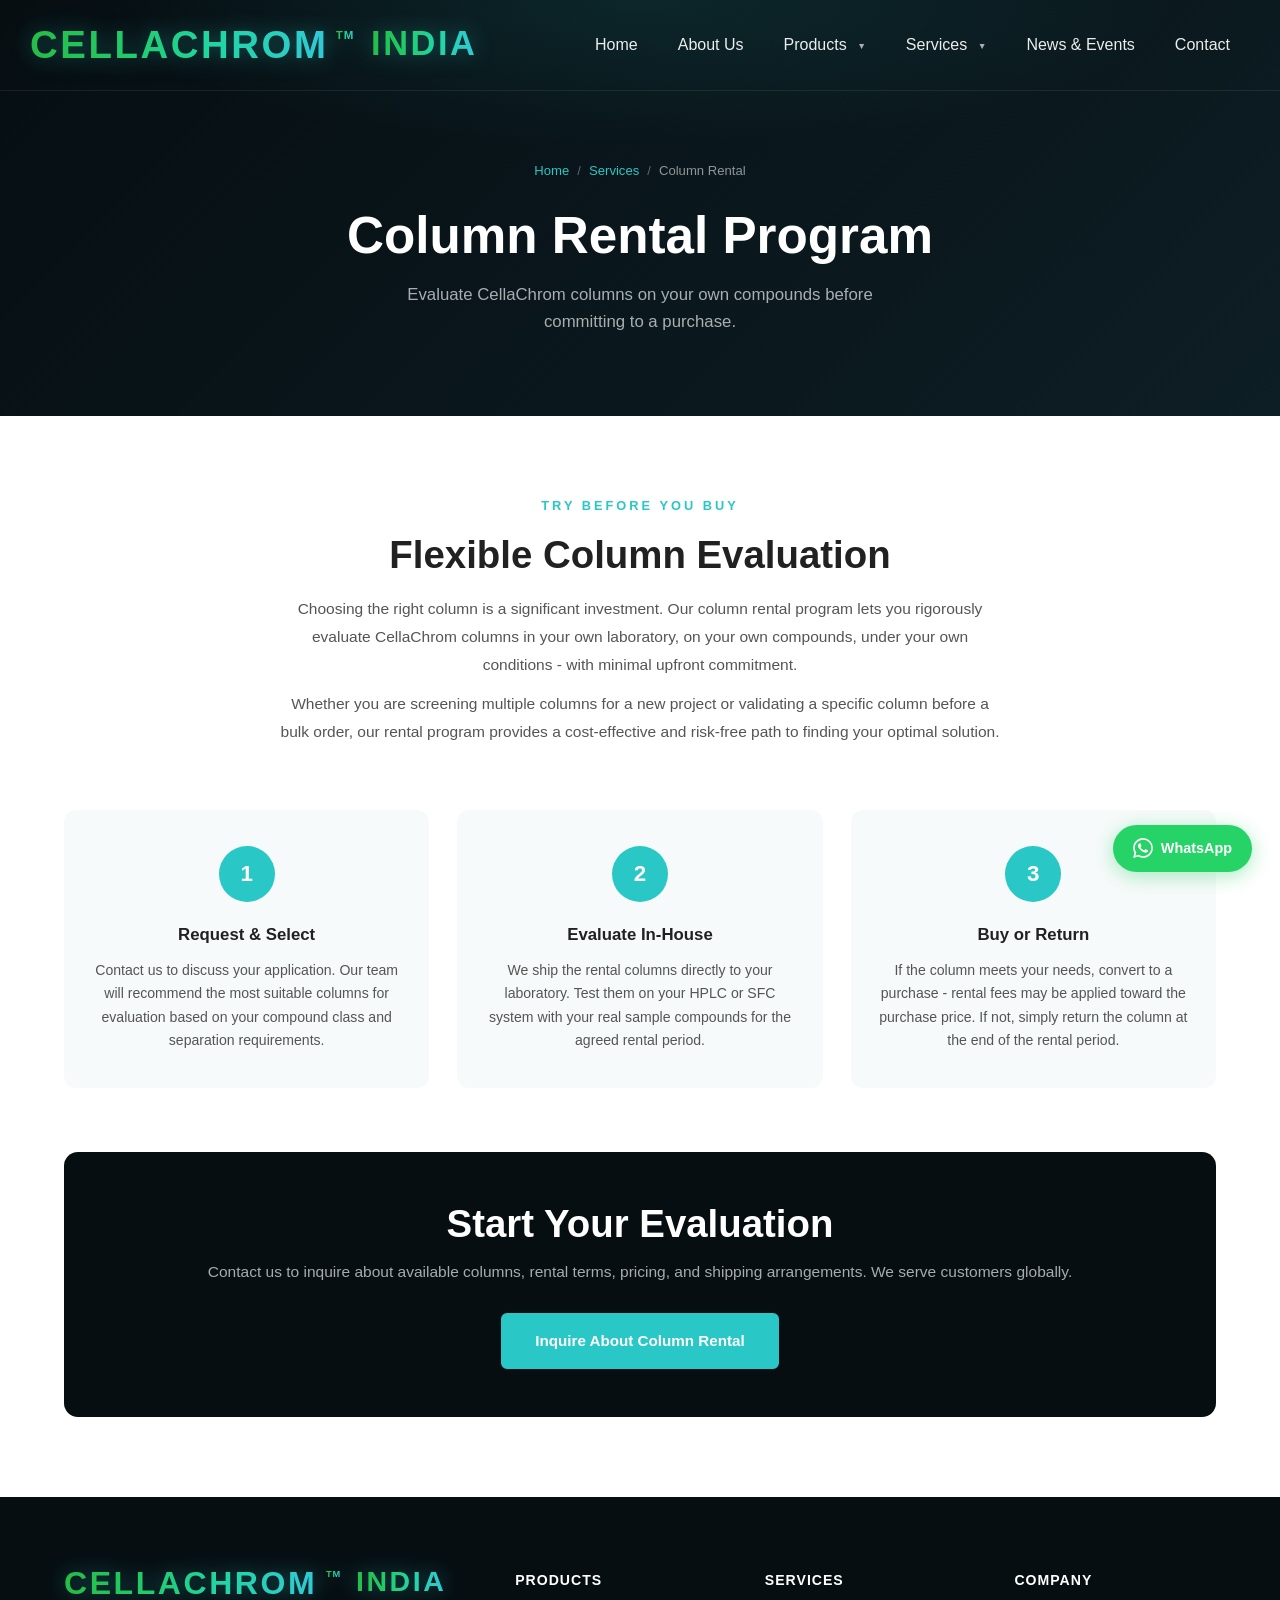
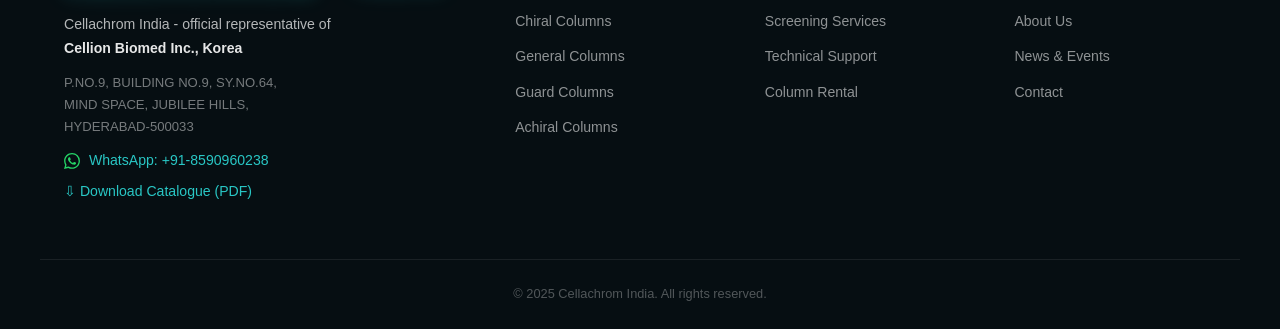
<file: column-rental.html>
<!DOCTYPE html>
<html lang="en">
<head>
 <meta charset="UTF-8" />
 <meta name="viewport" content="width=device-width, initial-scale=1.0" />
 <meta name="referrer" content="strict-origin-when-cross-origin" />
 <meta http-equiv="Content-Security-Policy" content="default-src 'self'; script-src 'self'; style-src 'self' 'unsafe-inline' https://fonts.googleapis.com; img-src 'self' data: https:; font-src 'self' https://fonts.gstatic.com data:; connect-src 'self'; frame-src https://maps.google.com https://www.google.com https://maps.googleusercontent.com; object-src 'none'; base-uri 'self'; form-action 'self'; upgrade-insecure-requests" />
 <title>Column Rental - CellaChrom</title>
 <link rel="preconnect" href="https://fonts.googleapis.com" />
 <link href="https://fonts.googleapis.com/css2?family=Noto+Sans:wght@300;400;500;600;700&family=Orbitron:wght@700;900&family=Oswald:wght@500;600;700&display=swap" rel="stylesheet" />
 <link rel="stylesheet" href="style.css?v=4" />
 <style>
 .rental-page { padding: 80px 0; }
 .rental-intro { max-width: 720px; margin: 0 auto 64px; text-align: center; }
 .rental-intro h2 { margin-bottom: 16px; }
 .rental-intro p { color: var(--text-light); line-height: 1.8; font-size: 0.97rem; margin-bottom: 12px; }
 .rental-steps { display: grid; grid-template-columns: repeat(3, 1fr); gap: 28px; margin-bottom: 64px; }
 .rental-step { background: var(--light-bg); border-radius: 12px; padding: 36px 28px; text-align: center; }
 .rental-step-num { width: 56px; height: 56px; border-radius: 50%; background: var(--teal); color: #fff; font-size: 1.4rem; font-weight: 800; display: flex; align-items: center; justify-content: center; margin: 0 auto 20px; }
 .rental-step h3 { margin-bottom: 10px; font-size: 1.05rem; }
 .rental-step p { font-size: 0.88rem; color: var(--text-light); line-height: 1.65; }
 .rental-cta { background: var(--dark); border-radius: 14px; padding: 48px; text-align: center; color: #fff; }
 .rental-cta h2 { margin-bottom: 12px; }
 .rental-cta p { color: rgba(255,255,255,0.65); margin-bottom: 28px; font-size: 0.97rem; }
 @media (max-width: 767px) { .rental-steps { grid-template-columns: 1fr; } }
 </style>
</head>
<body>
 <header id="site-header">
 <div class="header-inner">
 <a class="logo" href="index.html" aria-label="Cellachrom India home"><span class="logo-wordmark" aria-hidden="true"><span class="logo-main">CELLACHROM</span><sup class="logo-mark">TM</sup><span class="logo-region">INDIA</span></span></a>
 <nav class="main-nav">
 <ul>
 <li><a href="index.html">Home</a></li><li><a href="company.html">About Us</a></li>
     <li class="has-dropdown">
      <a href="products.html">Products <span class="arrow">&#9660;</span></a>
      <ul class="dropdown mega-dropdown">
       <li class="mega-col">
        <a class="mega-col-title" href="chiral-columns.html">Chiral Columns</a>
        <ul class="mega-sub">
         <li><a href="chiral-columns.html#cellulosil">CelluloSil<sup>&#174;</sup></a></li>
         <li><a href="chiral-columns.html#amylosil">AmyloSil<sup>&#174;</sup></a></li>
         <li><a href="chiral-columns.html#crownsil">CrownSil<sup>&#174;</sup></a></li>
        </ul>
       </li>
       <li class="mega-col">
        <a class="mega-col-title" href="general-columns.html">Achiral Columns</a>
        <ul class="mega-sub">
         <li><a href="general-columns.html#reverse-phase">Reverse Phase (C18, C8, C4)</a></li>
         <li><a href="general-columns.html#normal-phase">Normal Phase (APS, Sil)</a></li>
        </ul>
       </li>
       <li class="mega-col">
        <a class="mega-col-title" href="guard-columns.html">Guard Columns</a>
        <ul class="mega-sub">
         <li><a href="guard-columns.html">Guard Tube</a></li>
         <li><a href="guard-columns.html">Cartridge Holder</a></li>
        </ul>
       </li>
      </ul>
     </li>
 <li class="has-dropdown"><a href="screening-services.html" class="active">Services <span class="arrow">&#9660;</span></a><ul class="dropdown"><li><a href="screening-screening-services.html">Screening Services</a></li><li><a href="technical-support.html">Technical Support</a></li><li><a href="column-rental.html">Column Rental</a></li></ul></li>
 <li><a href="notice.html">News &amp; Events</a></li><li><a href="contact.html">Contact</a></li>
 </ul>
 </nav>
 <button class="hamburger" id="hamburger"><span></span><span></span><span></span></button>
 </div>
 <nav class="mobile-nav" id="mobile-nav">
 <ul>
 <li><a href="index.html">Home</a></li><li><a href="company.html">About Us</a></li>
 <li class="mobile-dropdown"><button class="mobile-toggle">Products <span class="arrow">&#9660;</span></button><ul class="mobile-submenu"><li><a href="chiral-columns.html">Chiral Columns</a></li><li><a href="general-columns.html">General Columns</a></li><li><a href="guard-columns.html">Guard Columns</a></li><li><a href="registech-products.html">Registech Products</a></li></ul></li>
 <li class="mobile-dropdown"><button class="mobile-toggle">Services <span class="arrow">&#9660;</span></button><ul class="mobile-submenu"><li><a href="screening-screening-services.html">Screening Services</a></li><li><a href="technical-support.html">Technical Support</a></li><li><a href="column-rental.html">Column Rental</a></li></ul></li>
 <li><a href="notice.html">News &amp; Events</a></li><li><a href="contact.html">Contact</a></li>
 </ul>
 </nav>
 </header>

 <section class="page-hero">
 <div class="container">
 <div class="breadcrumb"><a href="index.html">Home</a><span>/</span><a href="screening-services.html">Services</a><span>/</span><span class="current">Column Rental</span></div>
 <h1>Column Rental Program</h1>
 <p>Evaluate CellaChrom columns on your own compounds before committing to a purchase.</p>
 </div>
 </section>

 <section class="rental-page">
 <div class="container">

 <div class="rental-intro">
 <span class="section-eyebrow">Try Before You Buy</span>
 <h2>Flexible Column Evaluation</h2>
 <p>Choosing the right column is a significant investment. Our column rental program lets you rigorously evaluate CellaChrom columns in your own laboratory, on your own compounds, under your own conditions - with minimal upfront commitment.</p>
 <p>Whether you are screening multiple columns for a new project or validating a specific column before a bulk order, our rental program provides a cost-effective and risk-free path to finding your optimal solution.</p>
 </div>

 <div class="rental-steps">
 <div class="rental-step">
 <div class="rental-step-num">1</div>
 <h3>Request &amp; Select</h3>
 <p>Contact us to discuss your application. Our team will recommend the most suitable columns for evaluation based on your compound class and separation requirements.</p>
 </div>
 <div class="rental-step">
 <div class="rental-step-num">2</div>
 <h3>Evaluate In-House</h3>
 <p>We ship the rental columns directly to your laboratory. Test them on your HPLC or SFC system with your real sample compounds for the agreed rental period.</p>
 </div>
 <div class="rental-step">
 <div class="rental-step-num">3</div>
 <h3>Buy or Return</h3>
 <p>If the column meets your needs, convert to a purchase - rental fees may be applied toward the purchase price. If not, simply return the column at the end of the rental period.</p>
 </div>
 </div>

 <div class="rental-cta">
 <h2>Start Your Evaluation</h2>
 <p>Contact us to inquire about available columns, rental terms, pricing, and shipping arrangements. We serve customers globally.</p>
 <a href="contact.html" class="btn btn-primary">Inquire About Column Rental</a>
 </div>

 </div>
 </section>

 <footer class="site-footer">
 <div class="container footer-grid">
 <div class="footer-brand">
 <a class="logo footer-logo" href="index.html" aria-label="Cellachrom India home"><span class="logo-wordmark" aria-hidden="true"><span class="logo-main">CELLACHROM</span><sup class="logo-mark">TM</sup><span class="logo-region">INDIA</span></span></a>
 <p>Cellachrom India - official representative of<br><strong>Cellion Biomed Inc., Korea</strong></p>
 <p class="footer-addr">P.NO.9, BUILDING NO.9, SY.NO.64,<br>MIND SPACE, JUBILEE HILLS,<br>HYDERABAD-500033</p>
 <p style="margin-top:10px;"><a href="https://wa.me/918590960238" target="_blank" rel="noopener" style="color:var(--teal);"><svg width="16" height="16" viewBox="0 0 24 24" fill="#25D366" style="vertical-align:middle;margin-right:5px;flex-shrink:0;" aria-hidden="true" focusable="false"><path d="M17.472 14.382c-.297-.149-1.758-.867-2.03-.967-.273-.099-.471-.148-.67.15-.197.297-.767.966-.94 1.164-.173.199-.347.223-.644.075-.297-.15-1.255-.463-2.39-1.475-.883-.788-1.48-1.761-1.653-2.059-.173-.297-.018-.458.13-.606.134-.133.298-.347.446-.52.149-.174.198-.298.298-.497.099-.198.05-.371-.025-.52-.075-.149-.669-1.612-.916-2.207-.242-.579-.487-.5-.669-.51-.173-.008-.371-.01-.57-.01-.198 0-.52.074-.792.372-.272.297-1.04 1.016-1.04 2.479 0 1.462 1.065 2.875 1.213 3.074.149.198 2.096 3.2 5.077 4.487.709.306 1.262.489 1.694.625.712.227 1.36.195 1.871.118.571-.085 1.758-.719 2.006-1.413.248-.694.248-1.289.173-1.413-.074-.124-.272-.198-.57-.347m-5.421 7.403h-.004a9.87 9.87 0 01-5.031-1.378l-.361-.214-3.741.982.998-3.648-.235-.374a9.86 9.86 0 01-1.51-5.26c.001-5.45 4.436-9.884 9.888-9.884 2.64 0 5.122 1.03 6.988 2.898a9.825 9.825 0 012.893 6.994c-.003 5.45-4.437 9.884-9.885 9.884m8.413-18.297A11.815 11.815 0 0012.05 0C5.495 0 .16 5.335.157 11.892c0 2.096.547 4.142 1.588 5.945L.057 24l6.305-1.654a11.882 11.882 0 005.683 1.448h.005c6.554 0 11.89-5.335 11.893-11.893a11.821 11.821 0 00-3.48-8.413z"/></svg> WhatsApp: +91-8590960238</a></p>
 <p style="margin-top:6px;"><a href="catalogue.pdf" style="color:var(--teal);">&#8681; Download Catalogue (PDF)</a></p>
 </div>
 <div class="footer-nav-group"><h4>Products</h4><ul><li><a href="chiral-columns.html">Chiral Columns</a></li><li><a href="general-columns.html">General Columns</a></li><li><a href="guard-columns.html">Guard Columns</a></li><li><a href="registech-products.html">Achiral Columns</a></li></ul></div>
 <div class="footer-nav-group"><h4>Services</h4><ul><li><a href="screening-screening-services.html">Screening Services</a></li><li><a href="technical-support.html">Technical Support</a></li><li><a href="column-rental.html">Column Rental</a></li></ul></div>
 <div class="footer-nav-group"><h4>Company</h4><ul><li><a href="company.html">About Us</a></li><li><a href="notice.html">News &amp; Events</a></li><li><a href="contact.html">Contact</a></li></ul></div>
 </div>
 <div class="footer-bottom"><p>&copy; 2025 Cellachrom India. All rights reserved.</p></div>
 </footer>
 <script src="main.js"></script>

 <a class="whatsapp-float" href="https://wa.me/918590960238" target="_blank" rel="noopener">
 <svg aria-hidden="true" focusable="false" width="20" height="20" viewBox="0 0 24 24" fill="currentColor"><path d="M17.472 14.382c-.297-.149-1.758-.867-2.03-.967-.273-.099-.471-.148-.67.15-.197.297-.767.966-.94 1.164-.173.199-.347.223-.644.075-.297-.15-1.255-.463-2.39-1.475-.883-.788-1.48-1.761-1.653-2.059-.173-.297-.018-.458.13-.606.134-.133.298-.347.446-.52.149-.174.198-.298.298-.497.099-.198.05-.371-.025-.52-.075-.149-.669-1.612-.916-2.207-.242-.579-.487-.5-.669-.51-.173-.008-.371-.01-.57-.01-.198 0-.52.074-.792.372-.272.297-1.04 1.016-1.04 2.479 0 1.462 1.065 2.875 1.213 3.074.149.198 2.096 3.2 5.077 4.487.709.306 1.262.489 1.694.625.712.227 1.36.195 1.871.118.571-.085 1.758-.719 2.006-1.413.248-.694.248-1.289.173-1.413-.074-.124-.272-.198-.57-.347m-5.421 7.403h-.004a9.87 9.87 0 01-5.031-1.378l-.361-.214-3.741.982.998-3.648-.235-.374a9.86 9.86 0 01-1.51-5.26c.001-5.45 4.436-9.884 9.888-9.884 2.64 0 5.122 1.03 6.988 2.898a9.825 9.825 0 012.893 6.994c-.003 5.45-4.437 9.884-9.885 9.884m8.413-18.297A11.815 11.815 0 0012.05 0C5.495 0 .16 5.335.157 11.892c0 2.096.547 4.142 1.588 5.945L.057 24l6.305-1.654a11.882 11.882 0 005.683 1.448h.005c6.554 0 11.89-5.335 11.893-11.893a11.821 11.821 0 00-3.48-8.413z"/></svg>
 WhatsApp
 </a>
</body>
</html>
</file>
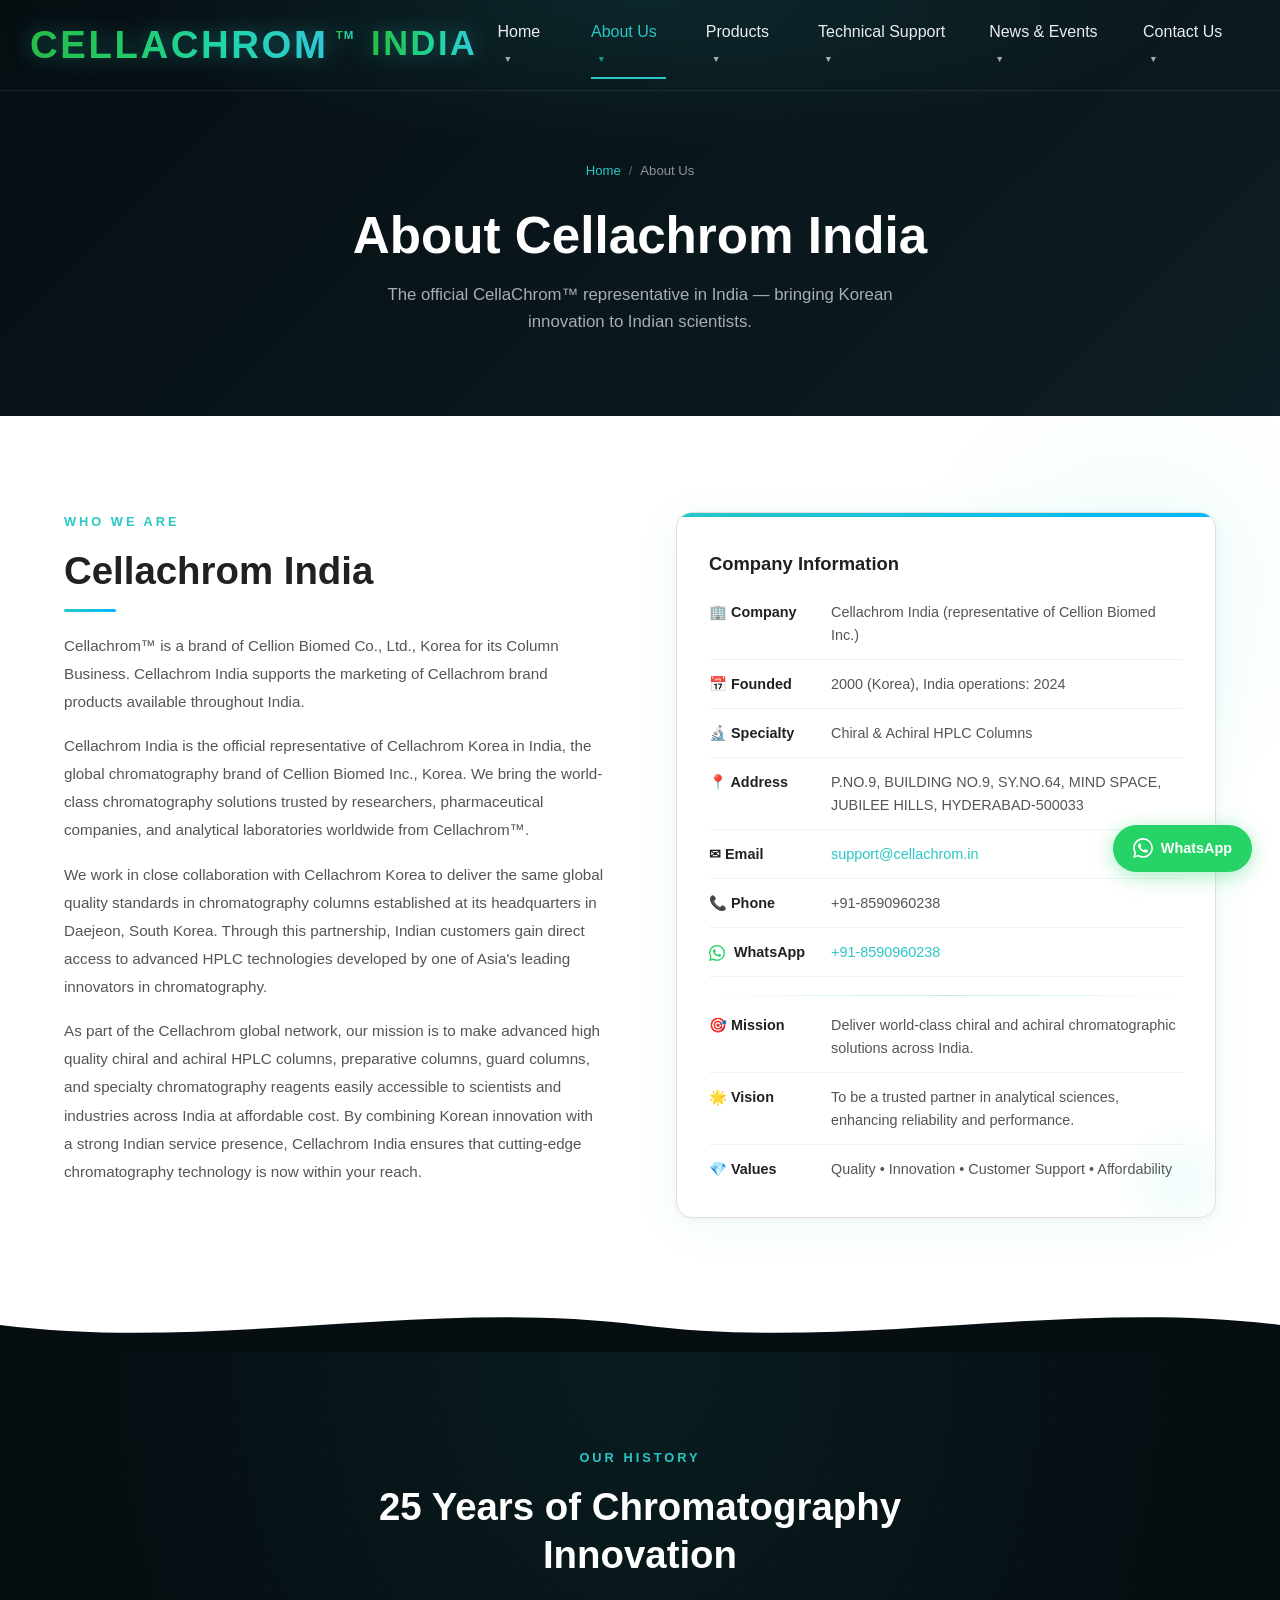
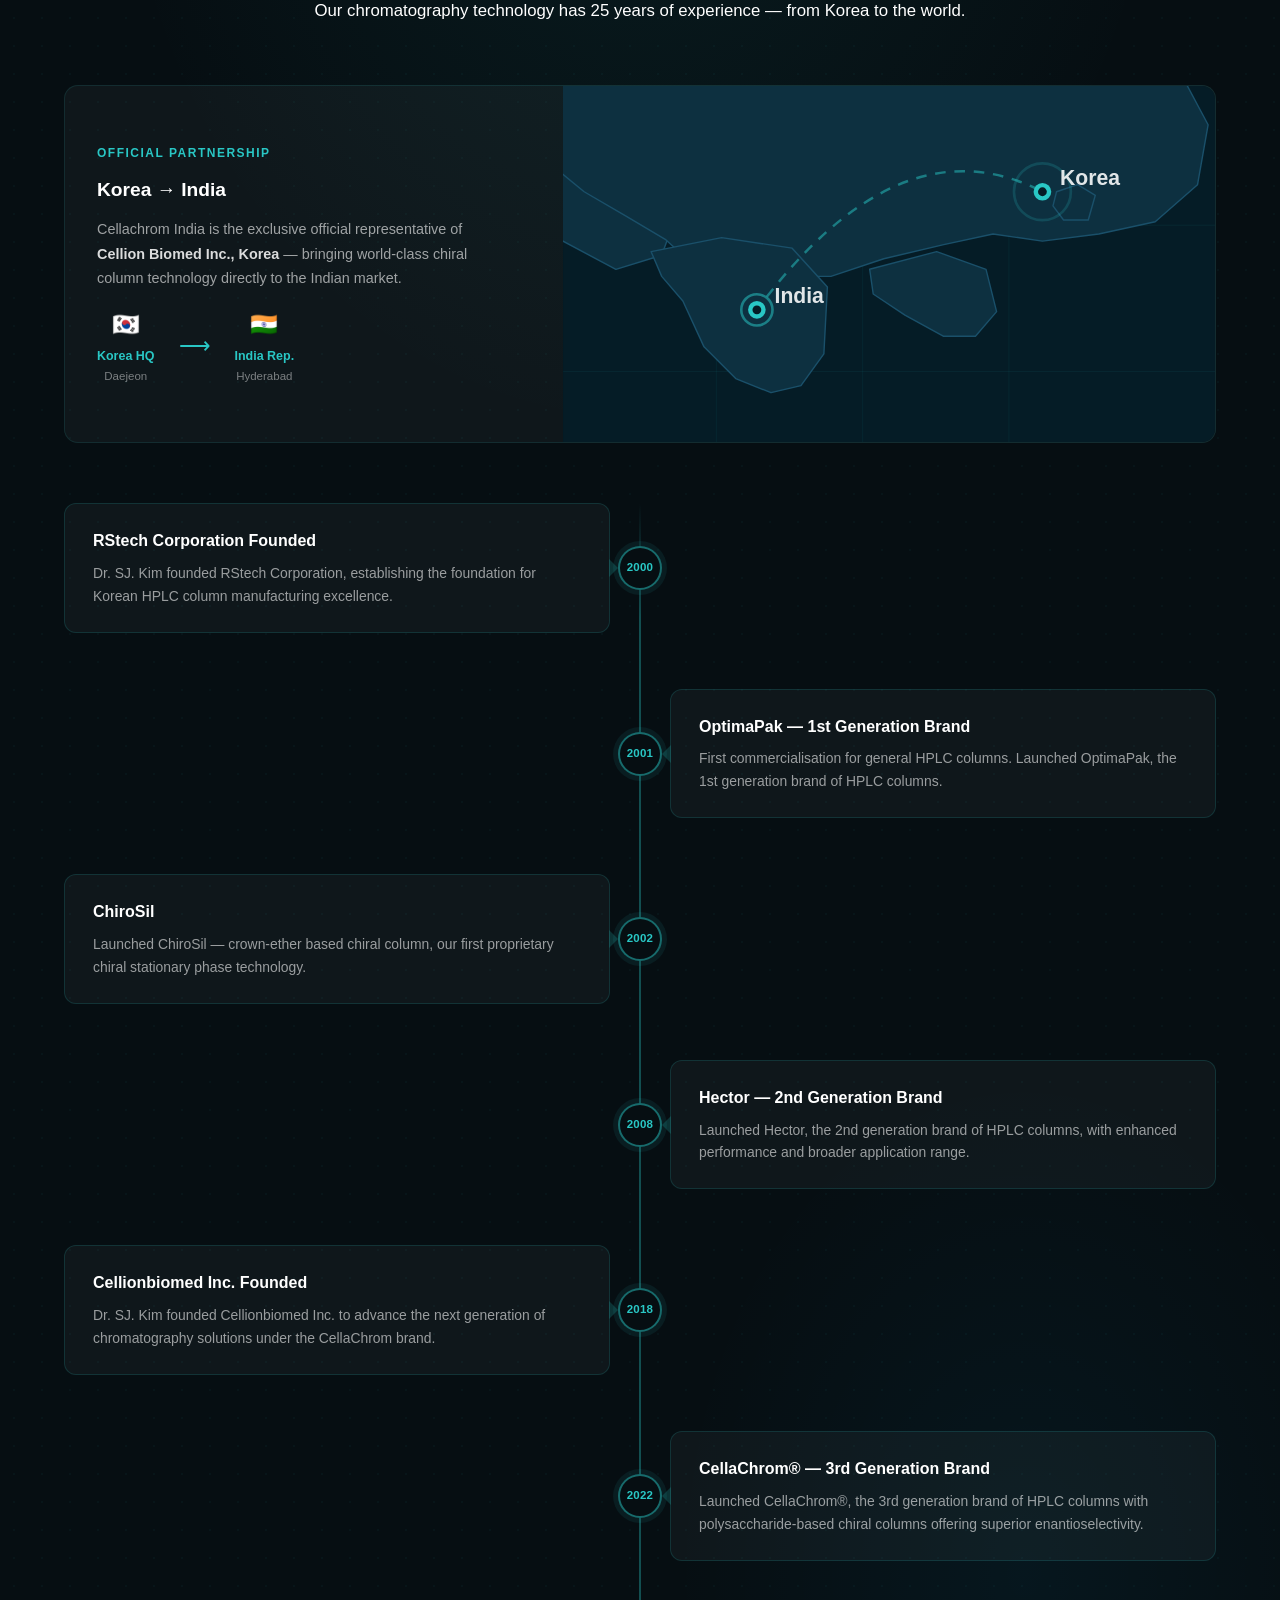
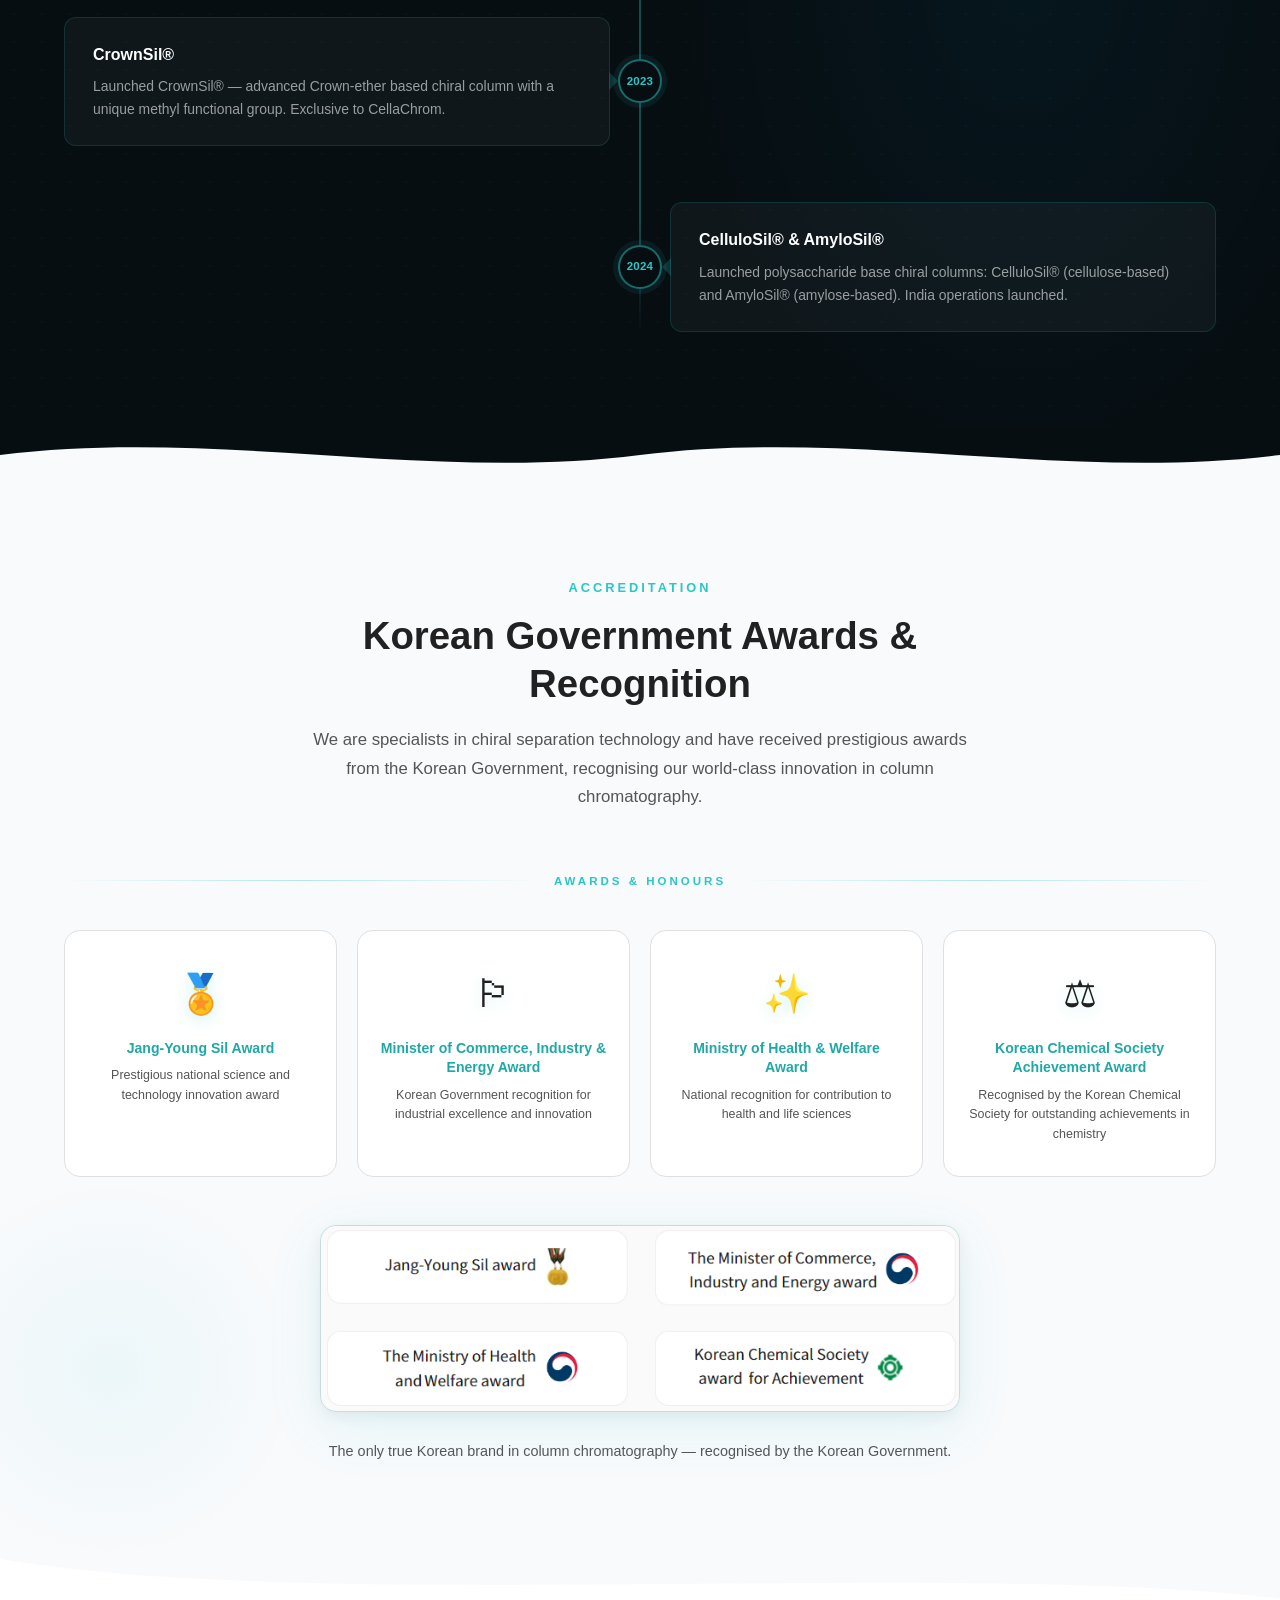
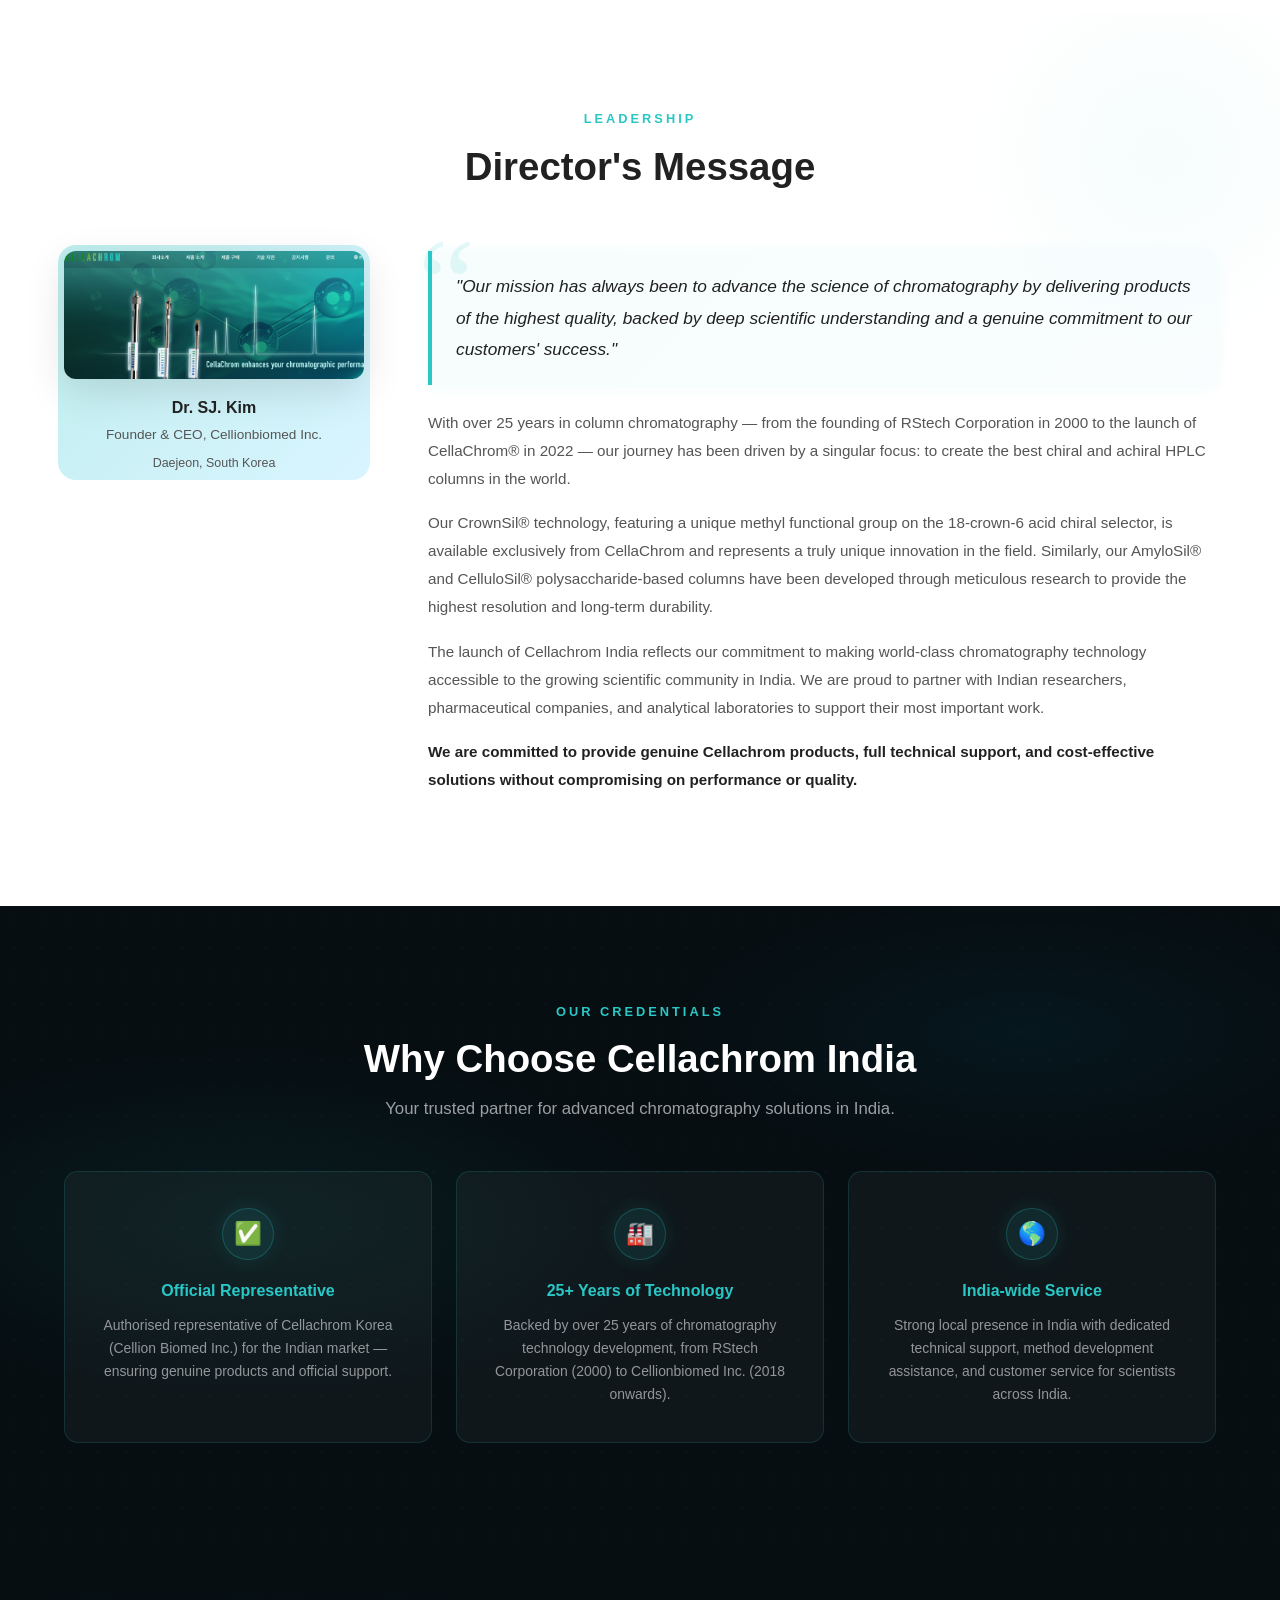
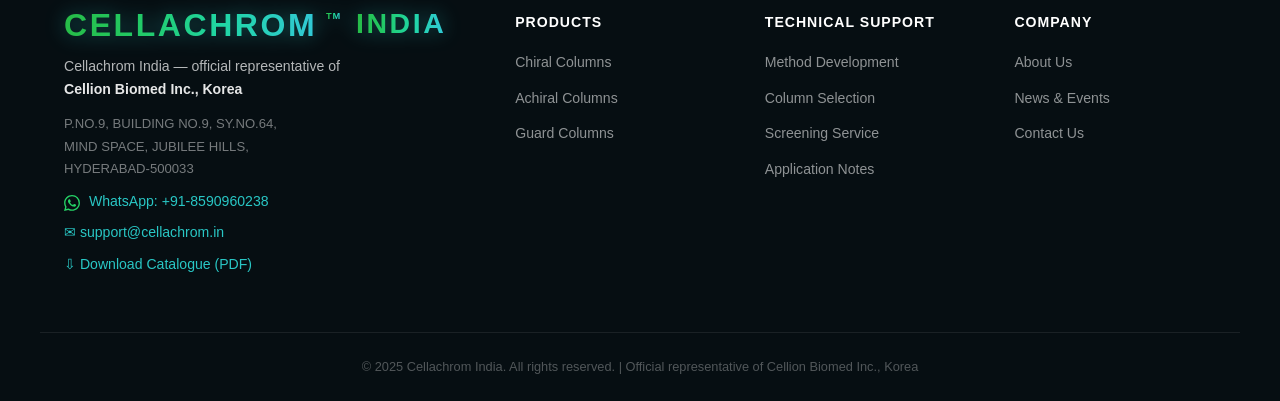
<file: company.html>
<!DOCTYPE html>
<html lang="en">
<head>
 <meta charset="UTF-8" />
 <meta name="viewport" content="width=device-width, initial-scale=1.0" />
 <meta name="referrer" content="strict-origin-when-cross-origin" />
 <meta http-equiv="Content-Security-Policy" content="default-src 'self'; script-src 'self'; style-src 'self' 'unsafe-inline' https://fonts.googleapis.com; img-src 'self' data: https:; font-src 'self' https://fonts.gstatic.com data:; connect-src 'self'; frame-src https://maps.google.com https://www.google.com https://maps.googleusercontent.com; object-src 'none'; base-uri 'self'; form-action 'self'; upgrade-insecure-requests" />
 <title>About Us - Cellachrom India</title>
 <link rel="preconnect" href="https://fonts.googleapis.com" />
 <link href="https://fonts.googleapis.com/css2?family=Noto+Sans:wght@300;400;500;600;700&family=Orbitron:wght@700;900&family=Oswald:wght@500;600;700&display=swap" rel="stylesheet" />
 <link rel="stylesheet" href="style.css?v=4" />
 <style>
  /* ── Who We Are ── */
  .company-content { padding: 96px 0 80px; position: relative; overflow: hidden; }
  .company-content::before {
    content: '';
    position: absolute;
    top: -60px; right: -80px;
    width: 460px; height: 460px;
    border-radius: 50%;
    background: radial-gradient(circle, rgba(41,199,197,0.06) 0%, transparent 70%);
    pointer-events: none;
  }
  .company-grid { display: grid; grid-template-columns: 1fr 1fr; gap: 72px; align-items: start; }
  .company-text h2 { margin-bottom: 20px; position: relative; }
  .company-text h2::after {
    content: '';
    display: block;
    width: 52px; height: 3px;
    background: linear-gradient(90deg, var(--teal), var(--blue-accent));
    border-radius: 2px;
    margin-top: 14px;
  }
  .company-text p { color: var(--text-light); line-height: 1.85; margin-bottom: 16px; font-size: 0.95rem; }

  /* Info block */
  .info-block {
    background: #fff;
    border-radius: 16px;
    padding: 36px 32px;
    border: 1px solid var(--border);
    box-shadow: 0 8px 40px rgba(41,199,197,0.08), 0 2px 8px rgba(0,0,0,0.04);
    position: relative;
    overflow: hidden;
  }
  .info-block::before {
    content: '';
    position: absolute;
    top: 0; left: 0; right: 0;
    height: 4px;
    background: linear-gradient(90deg, var(--teal) 0%, var(--blue-accent) 100%);
  }
  .info-block::after {
    content: '';
    position: absolute;
    bottom: -30px; right: -30px;
    width: 130px; height: 130px;
    border-radius: 50%;
    background: radial-gradient(circle, rgba(41,199,197,0.07) 0%, transparent 70%);
    pointer-events: none;
  }
  .info-block h3 { margin-bottom: 22px; font-size: 1.15rem; }
  .info-row {
    display: flex; gap: 12px; margin-bottom: 13px; font-size: 0.9rem;
    padding-bottom: 12px;
    border-bottom: 1px solid #f0f4f4;
  }
  .info-row:last-child { border-bottom: none; margin-bottom: 0; padding-bottom: 0; }
  .info-label { font-weight: 600; color: var(--text); min-width: 110px; }
  .info-val { color: var(--text-light); }

  /* ── Wave divider ── */
  .wave-divider { display: block; line-height: 0; overflow: hidden; }
  .wave-divider svg { display: block; width: 100%; }

  /* ── Timeline ── */
  .timeline-section { background: var(--dark); padding: 96px 0; color: #fff; position: relative; overflow: hidden; }
  .timeline-section::before {
    content: '';
    position: absolute;
    inset: 0;
    background:
      radial-gradient(ellipse 70% 50% at 50% 0%, rgba(41,199,197,0.08) 0%, transparent 60%),
      radial-gradient(ellipse 50% 40% at 80% 80%, rgba(0,184,255,0.05) 0%, transparent 55%);
    pointer-events: none;
  }

  /* Vertical central line */
  .timeline-track {
    position: relative;
    margin-top: 60px;
    padding: 0 0 0 0;
  }
  .timeline-track::before {
    content: '';
    position: absolute;
    left: 50%;
    transform: translateX(-50%);
    top: 0; bottom: 0;
    width: 2px;
    background: linear-gradient(180deg, transparent, rgba(41,199,197,0.35) 8%, rgba(41,199,197,0.35) 92%, transparent);
  }
  .tl-item {
    display: grid;
    grid-template-columns: 1fr 60px 1fr;
    gap: 0;
    margin-bottom: 56px;
    align-items: center;
    position: relative;
  }
  .tl-item:last-child { margin-bottom: 0; }
  .tl-content {
    background: rgba(255,255,255,0.04);
    border: 1px solid rgba(41,199,197,0.16);
    border-radius: 12px;
    padding: 24px 28px;
    transition: background 0.3s, border-color 0.3s, box-shadow 0.3s;
    position: relative;
  }
  .tl-content:hover {
    background: rgba(41,199,197,0.07);
    border-color: rgba(41,199,197,0.4);
    box-shadow: 0 8px 32px rgba(41,199,197,0.12);
  }
  .tl-content h4 { color: #fff; font-size: 1rem; margin-bottom: 8px; }
  .tl-content p { color: rgba(255,255,255,0.58); font-size: 0.87rem; line-height: 1.65; margin: 0; }
  /* Connector arrow from content to dot */
  .tl-item.left .tl-content::after {
    content: '';
    position: absolute;
    right: -9px;
    top: 50%; transform: translateY(-50%);
    width: 0; height: 0;
    border-top: 9px solid transparent;
    border-bottom: 9px solid transparent;
    border-left: 9px solid rgba(41,199,197,0.2);
  }
  .tl-item.right .tl-content::after {
    content: '';
    position: absolute;
    left: -9px;
    top: 50%; transform: translateY(-50%);
    width: 0; height: 0;
    border-top: 9px solid transparent;
    border-bottom: 9px solid transparent;
    border-right: 9px solid rgba(41,199,197,0.2);
  }

  .tl-dot-col {
    display: flex;
    flex-direction: column;
    align-items: center;
    gap: 6px;
  }
  .tl-dot {
    width: 44px; height: 44px;
    border-radius: 50%;
    border: 2px solid rgba(41,199,197,0.5);
    background: var(--dark);
    display: flex; align-items: center; justify-content: center;
    position: relative;
    z-index: 1;
    box-shadow: 0 0 0 5px rgba(41,199,197,0.08);
    flex-shrink: 0;
  }
  .tl-dot span {
    font-size: 0.72rem;
    font-weight: 800;
    color: var(--teal);
    letter-spacing: 0.02em;
    line-height: 1;
  }

  /* Left item: content left, dot center, empty right */
  .tl-item.left .tl-left  { /* the content */ }
  .tl-item.left .tl-right { /* empty spacer */ }
  .tl-item.right .tl-left { /* empty spacer */ }
  .tl-item.right .tl-content { /* the content */ }

  /* ── Awards ── */
  .awards-section {
    padding: 96px 0;
    background: #f8fafc;
    position: relative;
    overflow: hidden;
  }
  .awards-section::before {
    content: '';
    position: absolute;
    bottom: 0; left: -80px;
    width: 380px; height: 380px;
    border-radius: 50%;
    background: radial-gradient(circle, rgba(41,199,197,0.06) 0%, transparent 70%);
    pointer-events: none;
  }
  .awards-grid { display: grid; grid-template-columns: repeat(4,1fr); gap: 20px; margin-top: 40px; }
  .award-card {
    background: #fff;
    border: 1px solid var(--border);
    border-radius: 16px;
    padding: 32px 20px;
    text-align: center;
    transition: box-shadow 0.3s, transform 0.3s, border-color 0.3s;
    position: relative;
    overflow: hidden;
  }
  .award-card::before {
    content: '';
    position: absolute;
    top: 0; left: 0; right: 0;
    height: 3px;
    background: linear-gradient(90deg, var(--teal), var(--blue-accent));
    transform: scaleX(0);
    transition: transform 0.3s;
    transform-origin: left;
  }
  .award-card:hover {
    box-shadow: 0 12px 40px rgba(41,199,197,0.14);
    transform: translateY(-5px);
    border-color: rgba(41,199,197,0.3);
  }
  .award-card:hover::before { transform: scaleX(1); }
  .award-icon {
    font-size: 2.4rem;
    margin-bottom: 14px;
    display: block;
    filter: drop-shadow(0 4px 8px rgba(41,199,197,0.2));
  }
  .award-card h4 { color: var(--teal-dark); font-size: 0.88rem; margin-bottom: 8px; line-height: 1.4; font-weight: 700; }
  .award-card p { color: var(--text-light); font-size: 0.78rem; margin: 0; line-height: 1.55; }

  /* ── Director ── */
  .director-section {
    padding: 96px 0;
    position: relative;
    overflow: hidden;
    background: #fff;
  }
  .director-section::after {
    content: '';
    position: absolute;
    top: -60px; right: -80px;
    width: 400px; height: 400px;
    border-radius: 50%;
    background: radial-gradient(circle, rgba(41,199,197,0.04) 0%, transparent 70%);
    pointer-events: none;
  }
  .director-grid { display: grid; grid-template-columns: 300px 1fr; gap: 64px; align-items: start; }
  .director-img-box {
    text-align: center;
    position: relative;
  }
  .director-img-box::before {
    content: '';
    position: absolute;
    inset: -6px;
    border-radius: 18px;
    background: linear-gradient(135deg, rgba(41,199,197,0.3), rgba(0,184,255,0.15));
    z-index: 0;
  }
  .director-img-box img {
    width: 100%; border-radius: 12px; margin-bottom: 16px;
    position: relative; z-index: 1;
    display: block;
    box-shadow: 0 12px 40px rgba(0,0,0,0.12);
  }
  .director-img-box h4 { font-size: 1rem; margin-bottom: 4px; position: relative; z-index: 1; }
  .director-img-box p { font-size: 0.85rem; color: var(--text-light); position: relative; z-index: 1; }
  .director-message {
    position: relative;
  }
  .director-message::before {
    content: '\201C';
    position: absolute;
    top: -32px; left: -10px;
    font-size: 8rem;
    line-height: 1;
    color: rgba(41,199,197,0.12);
    font-family: Georgia, serif;
    pointer-events: none;
    z-index: 0;
  }
  .director-message blockquote {
    border-left: 4px solid var(--teal);
    padding: 20px 24px;
    margin: 0 0 24px;
    background: linear-gradient(135deg, rgba(41,199,197,0.04), rgba(0,184,255,0.02));
    border-radius: 0 12px 12px 0;
    position: relative;
    z-index: 1;
    box-shadow: 0 2px 16px rgba(41,199,197,0.07);
  }
  .director-message blockquote p {
    font-size: 1.08rem; font-style: italic; color: var(--text); line-height: 1.8; margin: 0;
  }
  .director-message > p { color: var(--text-light); line-height: 1.85; font-size: 0.95rem; margin-bottom: 16px; position: relative; z-index: 1; }

  /* ── Why Choose / Cert section ── */
  .cert-section {
    background: var(--dark);
    padding: 96px 0;
    color: #fff;
    position: relative;
    overflow: hidden;
  }
  .cert-section::before {
    content: '';
    position: absolute;
    inset: 0;
    background:
      radial-gradient(ellipse 60% 50% at 20% 50%, rgba(41,199,197,0.07) 0%, transparent 55%),
      radial-gradient(ellipse 50% 40% at 80% 20%, rgba(0,184,255,0.05) 0%, transparent 55%);
    pointer-events: none;
  }
  .cert-section h2 { text-align: center; margin-bottom: 12px; color: #fff; }
  .cert-section .section-eyebrow { display: block; text-align: center; margin-bottom: 12px; }
  .cert-section .section-sub { text-align: center; color: rgba(255,255,255,0.6); margin-bottom: 48px; }
  .cert-grid { display: grid; grid-template-columns: repeat(3,1fr); gap: 24px; }
  .cert-card {
    background: rgba(255,255,255,0.04);
    border: 1px solid rgba(41,199,197,0.15);
    border-radius: 14px;
    padding: 36px 28px;
    text-align: center;
    transition: background 0.3s, border-color 0.3s, transform 0.3s, box-shadow 0.3s;
    position: relative;
    overflow: hidden;
  }
  .cert-card::before {
    content: '';
    position: absolute;
    bottom: 0; left: 0; right: 0;
    height: 3px;
    background: linear-gradient(90deg, var(--teal), var(--blue-accent));
    transform: scaleX(0);
    transition: transform 0.3s;
  }
  .cert-card:hover {
    background: rgba(41,199,197,0.07);
    border-color: rgba(41,199,197,0.35);
    transform: translateY(-4px);
    box-shadow: 0 12px 36px rgba(41,199,197,0.1);
  }
  .cert-card:hover::before { transform: scaleX(1); }
  .cert-card-icon {
    width: 52px; height: 52px;
    border-radius: 50%;
    background: rgba(41,199,197,0.1);
    border: 1px solid rgba(41,199,197,0.25);
    display: flex; align-items: center; justify-content: center;
    font-size: 1.4rem;
    margin: 0 auto 18px;
    box-shadow: 0 0 20px rgba(41,199,197,0.12);
  }
  .cert-card h4 { color: var(--teal); margin-bottom: 10px; font-size: 1rem; }
  .cert-card p { color: rgba(255,255,255,0.55); font-size: 0.87rem; margin-bottom: 0; line-height: 1.65; }

  /* Decorative dot-grid pattern */
  .dot-pattern {
    position: absolute;
    inset: 0;
    background-image: radial-gradient(circle, rgba(41,199,197,0.08) 1px, transparent 1px);
    background-size: 28px 28px;
    pointer-events: none;
    opacity: 0.5;
  }

  /* Section rule */
  .section-rule {
    display: flex;
    align-items: center;
    gap: 16px;
    margin-bottom: 40px;
  }
  .section-rule::before,
  .section-rule::after {
    content: '';
    flex: 1;
    height: 1px;
    background: linear-gradient(90deg, transparent, rgba(41,199,197,0.35), transparent);
  }
  .section-rule span {
    font-size: 0.72rem;
    letter-spacing: 3px;
    text-transform: uppercase;
    color: var(--teal);
    font-weight: 700;
    white-space: nowrap;
  }

  @media (max-width: 960px) {
    .company-grid { grid-template-columns: 1fr; gap: 40px; }
    .cert-grid { grid-template-columns: 1fr; }
    .awards-grid { grid-template-columns: repeat(2,1fr); }
    .director-grid { grid-template-columns: 1fr; }
    .director-img-box { max-width: 280px; margin: 0 auto; }
    /* Timeline stacks on mobile */
    .timeline-track::before { left: 28px; transform: none; }
    .tl-item { grid-template-columns: 56px 1fr; gap: 0; }
    .tl-item.left .tl-right,
    .tl-item.right .tl-left { display: none; }
    .tl-item.left .tl-content { order: 1; }
    .tl-item.left .tl-dot-col { order: 0; }
    .tl-item.right .tl-dot-col { order: 0; }
    .tl-item.right .tl-content { order: 1; }
    .tl-dot-col { align-items: flex-start; padding-left: 6px; }
    .tl-item.left .tl-content::after,
    .tl-item.right .tl-content::after { display: none; }
  }
  @media (max-width: 600px) {
    .awards-grid { grid-template-columns: 1fr; }
    .cert-grid { grid-template-columns: 1fr; }
  }
 </style>
</head>
<body>

 <header id="site-header">
  <div class="header-inner">
   <a class="logo" href="index.html" aria-label="Cellachrom India home"><span class="logo-wordmark" aria-hidden="true"><span class="logo-main">CELLACHROM</span><sup class="logo-mark">TM</sup><span class="logo-region">INDIA</span></span></a>
   <nav class="main-nav">
    <ul>
     <li class="has-dropdown">
      <a href="index.html">Home <span class="arrow">&#9660;</span></a>
      <ul class="dropdown">
       <li><a href="index.html#who-we-are">Who Are We</a></li>
       <li><a href="index.html#products">Our Products</a></li>
       <li><a href="index.html#accreditation">Accreditation</a></li>
       <li><a href="index.html#global-presence">Global Presence</a></li>
       <li><a href="index.html#product-list">Product List</a></li>
      </ul>
     </li>
     <li class="has-dropdown">
      <a href="company.html" class="active">About Us <span class="arrow">&#9660;</span></a>
      <ul class="dropdown">
       <li><a href="company.html#vision">Vision &amp; Mission</a></li>
       <li><a href="company.html#korea-affiliation">CellaChrom Korea</a></li>
       <li><a href="company.html#director">Director Message</a></li>
       <li><a href="company.html#core-values">Core Values</a></li>
      </ul>
     </li>
     <li class="has-dropdown">
      <a href="products.html">Products <span class="arrow">&#9660;</span></a>
      <ul class="dropdown mega-dropdown">
       <li class="mega-col">
        <a class="mega-col-title" href="chiral-columns.html">Chiral Columns</a>
        <ul class="mega-sub">
         <li><a href="chiral-columns.html#cellulosil">CelluloSil<sup>&#174;</sup></a></li>
         <li><a href="chiral-columns.html#amylosil">AmyloSil<sup>&#174;</sup></a></li>
         <li><a href="chiral-columns.html#crownsil">CrownSil<sup>&#174;</sup></a></li>
        </ul>
       </li>
       <li class="mega-col">
        <a class="mega-col-title" href="general-columns.html">Achiral Columns</a>
        <ul class="mega-sub">
         <li><a href="general-columns.html#reverse-phase">Reverse Phase (C18, C8, C4)</a></li>
         <li><a href="general-columns.html#normal-phase">Normal Phase (APS, Sil)</a></li>
        </ul>
       </li>
       <li class="mega-col">
        <a class="mega-col-title" href="guard-columns.html">Guard Columns</a>
        <ul class="mega-sub">
         <li><a href="guard-columns.html">Guard Tube</a></li>
         <li><a href="guard-columns.html">Cartridge Holder</a></li>
        </ul>
       </li>
       <li class="mega-col">
        <a class="mega-col-title" href="technical-support.html#screening">SFC / Preparative</a>
        <ul class="mega-sub">
         <li><a href="technical-support.html#screening">Preparative SFC</a></li>
         <li><a href="https://www.sepu.top/coa_form_overseas/" target="_blank" rel="noopener">CoA Search &#8599;</a></li>
        </ul>
       </li>
      </ul>
     </li>
     <li class="has-dropdown">
      <a href="technical-support.html">Technical Support <span class="arrow">&#9660;</span></a>
      <ul class="dropdown">
       <li><a href="technical-support.html#method">Method Development</a></li>
       <li><a href="technical-support.html#selection">Column Selection</a></li>
       <li><a href="technical-support.html#screening">Screening &amp; Isolation</a></li>
       <li><a href="technical-support.html#user-manual">User Manual</a></li>
       <li><a href="technical-support.html#impurities">Impurities Supply</a></li>
       <li><a href="technical-support.html#appnotes">Application Notes</a></li>
      </ul>
     </li>
     <li class="has-dropdown">
      <a href="notice.html">News &amp; Events <span class="arrow">&#9660;</span></a>
      <ul class="dropdown">
       <li><a href="notice.html#india-opening">India Opening</a></li>
       <li><a href="notice.html#international">International Events</a></li>
       <li><a href="notice.html#local">Local Events</a></li>
       <li><a href="notice.html#collaborations">Collaborations</a></li>
       <li><a href="notice.html#partners">Partners</a></li>
      </ul>
     </li>
     <li class="has-dropdown">
      <a href="contact.html">Contact Us <span class="arrow">&#9660;</span></a>
      <ul class="dropdown">
       <li><a href="contact.html#india">India</a></li>
       <li><a href="contact.html#korea">Korea (HQ)</a></li>
       <li><a href="contact.html#us">United States</a></li>
       <li><a href="contact.html#partners">Global Partners</a></li>
      </ul>
     </li>
    </ul>
   </nav>
   <button class="hamburger" id="hamburger"><span></span><span></span><span></span></button>
  </div>
  <nav class="mobile-nav" id="mobile-nav">
   <ul>
    <li><a href="index.html">Home</a></li>
    <li><a href="company.html">About Us</a></li>
    <li class="mobile-dropdown"><button class="mobile-toggle">Products <span class="arrow">&#9660;</span></button>
     <ul class="mobile-submenu">
      <li><a href="chiral-columns.html" style="font-weight:600">Chiral Columns</a></li>
      <li><a href="chiral-columns.html#cellulosil" style="padding-left:36px">&#8627; CelluloSil&#174;</a></li>
      <li><a href="chiral-columns.html#amylosil" style="padding-left:36px">&#8627; AmyloSil&#174;</a></li>
      <li><a href="chiral-columns.html#crownsil" style="padding-left:36px">&#8627; CrownSil&#174;</a></li>
      <li><a href="general-columns.html" style="font-weight:600">Achiral Columns</a></li>
      <li><a href="general-columns.html#reverse-phase" style="padding-left:36px">&#8627; Reverse Phase</a></li>
      <li><a href="general-columns.html#normal-phase" style="padding-left:36px">&#8627; Normal Phase</a></li>
      <li><a href="guard-columns.html" style="font-weight:600">Guard Columns</a></li>
     </ul>
    </li>
    <li><a href="technical-support.html">Technical Support</a></li>
    <li><a href="notice.html">News &amp; Events</a></li>
    <li><a href="contact.html">Contact Us</a></li>
   </ul>
  </nav>
 </header>

 <section class="page-hero">
  <div class="container">
   <div class="breadcrumb"><a href="index.html">Home</a><span>/</span><span class="current">About Us</span></div>
   <h1>About Cellachrom India</h1>
   <p>The official CellaChrom&#8482; representative in India &mdash; bringing Korean innovation to Indian scientists.</p>
  </div>
 </section>

 <!-- Who We Are -->
 <section class="company-content" id="vision">
  <div class="container">
   <div class="company-grid">
    <div class="company-text">
     <span class="section-eyebrow">Who We Are</span>
     <h2>Cellachrom India</h2>
     <p>Cellachrom&#8482; is a brand of Cellion Biomed Co., Ltd., Korea for its Column Business. Cellachrom India supports the marketing of Cellachrom brand products available throughout India.</p>
     <p>Cellachrom India is the official representative of Cellachrom Korea in India, the global chromatography brand of Cellion Biomed Inc., Korea. We bring the world-class chromatography solutions trusted by researchers, pharmaceutical companies, and analytical laboratories worldwide from Cellachrom&#8482;.</p>
     <p>We work in close collaboration with Cellachrom Korea to deliver the same global quality standards in chromatography columns established at its headquarters in Daejeon, South Korea. Through this partnership, Indian customers gain direct access to advanced HPLC technologies developed by one of Asia's leading innovators in chromatography.</p>
     <p>As part of the Cellachrom global network, our mission is to make advanced high quality chiral and achiral HPLC columns, preparative columns, guard columns, and specialty chromatography reagents easily accessible to scientists and industries across India at affordable cost. By combining Korean innovation with a strong Indian service presence, Cellachrom India ensures that cutting-edge chromatography technology is now within your reach.</p>
    </div>
    <div>
     <div class="info-block">
      <h3>Company Information</h3>
      <div class="info-row"><span class="info-label">🏢 Company</span><span class="info-val">Cellachrom India (representative of Cellion Biomed Inc.)</span></div>
      <div class="info-row"><span class="info-label">📅 Founded</span><span class="info-val">2000 (Korea), India operations: 2024</span></div>
      <div class="info-row"><span class="info-label">🔬 Specialty</span><span class="info-val">Chiral &amp; Achiral HPLC Columns</span></div>
      <div class="info-row"><span class="info-label">📍 Address</span><span class="info-val">P.NO.9, BUILDING NO.9, SY.NO.64, MIND SPACE, JUBILEE HILLS, HYDERABAD-500033</span></div>
      <div class="info-row"><span class="info-label">✉ Email</span><span class="info-val"><a href="mailto:support@cellachrom.in" style="color:var(--teal)">support@cellachrom.in</a></span></div>
      <div class="info-row"><span class="info-label">📞 Phone</span><span class="info-val">+91-8590960238</span></div>
      <div class="info-row"><span class="info-label"><svg width="16" height="16" viewBox="0 0 24 24" fill="#25D366" style="vertical-align:middle;margin-right:5px;flex-shrink:0;" aria-hidden="true" focusable="false"><path d="M17.472 14.382c-.297-.149-1.758-.867-2.03-.967-.273-.099-.471-.148-.67.15-.197.297-.767.966-.94 1.164-.173.199-.347.223-.644.075-.297-.15-1.255-.463-2.39-1.475-.883-.788-1.48-1.761-1.653-2.059-.173-.297-.018-.458.13-.606.134-.133.298-.347.446-.52.149-.174.198-.298.298-.497.099-.198.05-.371-.025-.52-.075-.149-.669-1.612-.916-2.207-.242-.579-.487-.5-.669-.51-.173-.008-.371-.01-.57-.01-.198 0-.52.074-.792.372-.272.297-1.04 1.016-1.04 2.479 0 1.462 1.065 2.875 1.213 3.074.149.198 2.096 3.2 5.077 4.487.709.306 1.262.489 1.694.625.712.227 1.36.195 1.871.118.571-.085 1.758-.719 2.006-1.413.248-.694.248-1.289.173-1.413-.074-.124-.272-.198-.57-.347m-5.421 7.403h-.004a9.87 9.87 0 01-5.031-1.378l-.361-.214-3.741.982.998-3.648-.235-.374a9.86 9.86 0 01-1.51-5.26c.001-5.45 4.436-9.884 9.888-9.884 2.64 0 5.122 1.03 6.988 2.898a9.825 9.825 0 012.893 6.994c-.003 5.45-4.437 9.884-9.885 9.884m8.413-18.297A11.815 11.815 0 0012.05 0C5.495 0 .16 5.335.157 11.892c0 2.096.547 4.142 1.588 5.945L.057 24l6.305-1.654a11.882 11.882 0 005.683 1.448h.005c6.554 0 11.89-5.335 11.893-11.893a11.821 11.821 0 00-3.48-8.413z"/></svg> WhatsApp</span><span class="info-val"><a href="https://wa.me/918590960238" target="_blank" rel="noopener" style="color:var(--teal)">+91-8590960238</a></span></div>
      <div style="margin:18px 0;height:1px;background:linear-gradient(90deg,transparent,rgba(41,199,197,0.3),transparent);"></div>
      <div class="info-row"><span class="info-label">🎯 Mission</span><span class="info-val">Deliver world-class chiral and achiral chromatographic solutions across India.</span></div>
      <div class="info-row"><span class="info-label">🌟 Vision</span><span class="info-val">To be a trusted partner in analytical sciences, enhancing reliability and performance.</span></div>
      <div class="info-row"><span class="info-label">💎 Values</span><span class="info-val">Quality &bull; Innovation &bull; Customer Support &bull; Affordability</span></div>
     </div>
    </div>
   </div>
  </div>
 </section>

 <!-- Wave divider -->
 <div class="wave-divider" aria-hidden="true">
  <svg aria-hidden="true" focusable="false" viewBox="0 0 1440 54" fill="none" xmlns="http://www.w3.org/2000/svg" preserveAspectRatio="none" style="height:54px;">
   <path d="M0 27 C240 54 480 0 720 27 C960 54 1200 0 1440 27 L1440 54 L0 54 Z" fill="#060e12"/>
  </svg>
 </div>

 <!-- History Timeline -->
 <section class="timeline-section" id="korea-affiliation">
  <div class="dot-pattern"></div>
  <div class="container" style="position:relative;z-index:1;">
   <div class="section-header light">
    <p class="section-eyebrow">Our History</p>
    <h2 class="section-title">25 Years of Chromatography Innovation</h2>
    <p class="section-sub">Our chromatography technology has 25 years of experience &mdash; from Korea to the world.</p>
   </div>

   <!-- Korea → India connection map -->
   <div style="display:grid;grid-template-columns:1fr 1.4fr;gap:32px;align-items:center;margin-bottom:56px;background:rgba(255,255,255,0.04);border:1px solid rgba(41,199,197,0.12);border-radius:14px;overflow:hidden;">
    <div style="padding:32px;">
     <p style="color:var(--teal);font-size:0.75rem;font-weight:700;letter-spacing:1.5px;text-transform:uppercase;margin-bottom:12px;">Official Partnership</p>
     <h3 style="color:#fff;margin-bottom:12px;font-size:1.2rem;">Korea &#8594; India</h3>
     <p style="color:rgba(255,255,255,0.6);font-size:0.9rem;line-height:1.7;margin-bottom:16px;">Cellachrom India is the exclusive official representative of <strong style="color:rgba(255,255,255,0.85);">Cellion Biomed Inc., Korea</strong> — bringing world-class chiral column technology directly to the Indian market.</p>
     <div style="display:flex;gap:24px;">
      <div style="text-align:center;">
       <div style="font-size:1.4rem;">&#127472;&#127479;</div>
       <div style="font-size:0.78rem;color:var(--teal);font-weight:600;margin-top:4px;">Korea HQ</div>
       <div style="font-size:0.72rem;color:rgba(255,255,255,0.45);">Daejeon</div>
      </div>
      <div style="align-self:center;color:var(--teal);font-size:1.4rem;">&#10230;</div>
      <div style="text-align:center;">
       <div style="font-size:1.4rem;">&#127470;&#127475;</div>
       <div style="font-size:0.78rem;color:var(--teal);font-weight:600;margin-top:4px;">India Rep.</div>
       <div style="font-size:0.72rem;color:rgba(255,255,255,0.45);">Hyderabad</div>
      </div>
     </div>
    </div>
    <!-- Zoomed Asia SVG — same continent paths, viewBox zooms into Korea+India region -->
    <svg aria-hidden="true" focusable="false" viewBox="580 88 370 202" xmlns="http://www.w3.org/2000/svg" preserveAspectRatio="xMidYMid meet" style="width:100%;height:auto;display:block;">
     <rect x="580" y="88" width="370" height="202" fill="#051c26"/>
     <g stroke="rgba(41,199,197,0.06)" stroke-width="0.6">
      <line x1="580" y1="167" x2="950" y2="167"/><line x1="580" y1="250" x2="950" y2="250"/>
      <line x1="667" y1="88" x2="667" y2="290"/><line x1="750" y1="88" x2="750" y2="290"/>
      <line x1="833" y1="88" x2="833" y2="290"/>
     </g>
     <!-- Continents (same paths from the master 1000×500 map) -->
     <g fill="#0d3040" stroke="#1a506a" stroke-width="0.8" stroke-linejoin="round">
      <path d="M558,128 L602,118 L632,126 L644,162 L636,184 L610,192 L580,176 L558,152 Z"/><!-- Arabia -->
      <path d="M546,52 L624,42 L730,46 L820,50 L880,60 L930,80 L946,110 L940,144 L916,165 L884,172 L852,176 L824,172 L796,178 L762,186 L732,196 L702,196 L676,208 L660,195 L638,175 L616,162 L592,148 L570,130 L552,108 L544,82 L544,64 Z"/><!-- Asia main -->
      <path d="M630,182 L670,174 L710,180 L730,202 L728,240 L715,258 L698,262 L678,254 L660,236 L648,210 L636,196 Z"/><!-- India peninsula -->
      <path d="M754,192 L792,182 L820,192 L826,216 L814,230 L796,230 L774,218 L756,206 Z"/><!-- SE Asia -->
      <path d="M860,148 L872,144 L882,150 L878,164 L864,164 L858,156 Z"/><!-- Japan -->
     </g>
     <!-- Connection arc Korea ↔ India -->
     <g fill="none" stroke="#29c7c5" stroke-width="1.4" opacity="0.5">
      <path stroke-dasharray="6 5" d="M690,215 Q771,106 852,148">
       <animate attributeName="stroke-dashoffset" from="0" to="-44" dur="2s" repeatCount="indefinite"/>
      </path>
     </g>
     <!-- India pin -->
     <g>
      <circle cx="690" cy="215" r="5" fill="none" stroke="#29c7c5" stroke-width="1.5">
       <animate attributeName="r" values="5;20;5" dur="2.2s" repeatCount="indefinite"/>
       <animate attributeName="opacity" values="0.7;0;0.7" dur="2.2s" repeatCount="indefinite"/>
      </circle>
      <circle cx="690" cy="215" r="5" fill="#29c7c5"/>
      <circle cx="690" cy="215" r="2.5" fill="#051c26"/>
      <text x="700" y="211" fill="rgba(255,255,255,0.88)" font-family="'Noto Sans',sans-serif" font-size="12" font-weight="700">India</text>
     </g>
     <!-- Korea pin -->
     <g>
      <circle cx="852" cy="148" r="5" fill="none" stroke="#29c7c5" stroke-width="1.5">
       <animate attributeName="r" values="5;20;5" dur="2.2s" begin="1.1s" repeatCount="indefinite"/>
       <animate attributeName="opacity" values="0.7;0;0.7" dur="2.2s" begin="1.1s" repeatCount="indefinite"/>
      </circle>
      <circle cx="852" cy="148" r="5" fill="#29c7c5"/>
      <circle cx="852" cy="148" r="2.5" fill="#051c26"/>
      <text x="862" y="144" fill="rgba(255,255,255,0.88)" font-family="'Noto Sans',sans-serif" font-size="12" font-weight="700">Korea</text>
     </g>
    </svg>
   </div>

   <div class="timeline-track">

    <div class="tl-item left">
     <div class="tl-content">
      <h4>RStech Corporation Founded</h4>
      <p>Dr. SJ. Kim founded RStech Corporation, establishing the foundation for Korean HPLC column manufacturing excellence.</p>
     </div>
     <div class="tl-dot-col">
      <div class="tl-dot"><span>2000</span></div>
     </div>
     <div></div>
    </div>

    <div class="tl-item right">
     <div></div>
     <div class="tl-dot-col">
      <div class="tl-dot"><span>2001</span></div>
     </div>
     <div class="tl-content">
      <h4>OptimaPak &mdash; 1st Generation Brand</h4>
      <p>First commercialisation for general HPLC columns. Launched OptimaPak, the 1st generation brand of HPLC columns.</p>
     </div>
    </div>

    <div class="tl-item left">
     <div class="tl-content">
      <h4>ChiroSil</h4>
      <p>Launched ChiroSil &mdash; crown-ether based chiral column, our first proprietary chiral stationary phase technology.</p>
     </div>
     <div class="tl-dot-col">
      <div class="tl-dot"><span>2002</span></div>
     </div>
     <div></div>
    </div>

    <div class="tl-item right">
     <div></div>
     <div class="tl-dot-col">
      <div class="tl-dot"><span>2008</span></div>
     </div>
     <div class="tl-content">
      <h4>Hector &mdash; 2nd Generation Brand</h4>
      <p>Launched Hector, the 2nd generation brand of HPLC columns, with enhanced performance and broader application range.</p>
     </div>
    </div>

    <div class="tl-item left">
     <div class="tl-content">
      <h4>Cellionbiomed Inc. Founded</h4>
      <p>Dr. SJ. Kim founded Cellionbiomed Inc. to advance the next generation of chromatography solutions under the CellaChrom brand.</p>
     </div>
     <div class="tl-dot-col">
      <div class="tl-dot"><span>2018</span></div>
     </div>
     <div></div>
    </div>

    <div class="tl-item right">
     <div></div>
     <div class="tl-dot-col">
      <div class="tl-dot"><span>2022</span></div>
     </div>
     <div class="tl-content">
      <h4>CellaChrom&#174; &mdash; 3rd Generation Brand</h4>
      <p>Launched CellaChrom&#174;, the 3rd generation brand of HPLC columns with polysaccharide-based chiral columns offering superior enantioselectivity.</p>
     </div>
    </div>

    <div class="tl-item left">
     <div class="tl-content">
      <h4>CrownSil&#174;</h4>
      <p>Launched CrownSil&#174; &mdash; advanced Crown-ether based chiral column with a unique methyl functional group. Exclusive to CellaChrom.</p>
     </div>
     <div class="tl-dot-col">
      <div class="tl-dot"><span>2023</span></div>
     </div>
     <div></div>
    </div>

    <div class="tl-item right">
     <div></div>
     <div class="tl-dot-col">
      <div class="tl-dot"><span>2024</span></div>
     </div>
     <div class="tl-content">
      <h4>CelluloSil&#174; &amp; AmyloSil&#174;</h4>
      <p>Launched polysaccharide base chiral columns: CelluloSil&#174; (cellulose-based) and AmyloSil&#174; (amylose-based). India operations launched.</p>
     </div>
    </div>

   </div>
  </div>
 </section>

 <!-- Wave divider (dark to light) -->
 <div class="wave-divider" aria-hidden="true" style="background:var(--dark);">
  <svg aria-hidden="true" focusable="false" viewBox="0 0 1440 54" fill="none" xmlns="http://www.w3.org/2000/svg" preserveAspectRatio="none" style="height:54px;">
   <path d="M0 27 C240 0 480 54 720 27 C960 0 1200 54 1440 27 L1440 54 L0 54 Z" fill="#f8fafc"/>
  </svg>
 </div>

 <!-- Accreditation & Awards -->
 <section class="awards-section" id="accreditation">
  <div class="container" style="position:relative;z-index:1;">
   <div class="section-header">
    <p class="section-eyebrow">Accreditation</p>
    <h2 class="section-title">Korean Government Awards &amp; Recognition</h2>
    <p class="section-sub">We are specialists in chiral separation technology and have received prestigious awards from the Korean Government, recognising our world-class innovation in column chromatography.</p>
   </div>
   <div class="section-rule"><span>Awards &amp; Honours</span></div>
   <div class="awards-grid">
    <div class="award-card">
     <span class="award-icon">&#127941;</span>
     <h4>Jang-Young Sil Award</h4>
     <p>Prestigious national science and technology innovation award</p>
    </div>
    <div class="award-card">
     <span class="award-icon">&#127987;</span>
     <h4>Minister of Commerce, Industry &amp; Energy Award</h4>
     <p>Korean Government recognition for industrial excellence and innovation</p>
    </div>
    <div class="award-card">
     <span class="award-icon">&#10024;</span>
     <h4>Ministry of Health &amp; Welfare Award</h4>
     <p>National recognition for contribution to health and life sciences</p>
    </div>
    <div class="award-card">
     <span class="award-icon">&#9878;</span>
     <h4>Korean Chemical Society Achievement Award</h4>
     <p>Recognised by the Korean Chemical Society for outstanding achievements in chemistry</p>
    </div>
   </div>
   <div style="text-align:center;margin-top:48px;">
    <div style="display:inline-block;position:relative;">
     <img src="images/awards.png" alt="Korean Government Awards" style="max-width:640px;width:100%;border-radius:16px;border:1px solid var(--border);box-shadow:0 16px 56px rgba(41,199,197,0.1),0 4px 16px rgba(0,0,0,0.06);">
     <div style="position:absolute;inset:0;border-radius:16px;box-shadow:inset 0 0 0 1px rgba(41,199,197,0.15);pointer-events:none;"></div>
    </div>
    <p style="margin-top:20px;color:var(--text-light);font-size:0.9rem;">The only true Korean brand in column chromatography &mdash; recognised by the Korean Government.</p>
   </div>
  </div>
 </section>

 <!-- Wave divider (light to white) -->
 <div class="wave-divider" aria-hidden="true" style="background:#f8fafc;">
  <svg aria-hidden="true" focusable="false" viewBox="0 0 1440 54" fill="none" xmlns="http://www.w3.org/2000/svg" preserveAspectRatio="none" style="height:54px;">
   <path d="M0 0 C360 54 1080 0 1440 40 L1440 54 L0 54 Z" fill="#fff"/>
  </svg>
 </div>

 <!-- Director's Message -->
 <section class="director-section" id="director">
  <div class="container">
   <div class="section-header">
    <p class="section-eyebrow">Leadership</p>
    <h2 class="section-title">Director's Message</h2>
   </div>
   <div class="director-grid">
    <div class="director-img-box">
     <img src="images/cellachrom-hero.png" alt="Cellachrom Korea Headquarters" style="width:100%;border-radius:12px;">
     <h4>Dr. SJ. Kim</h4>
     <p>Founder &amp; CEO, Cellionbiomed Inc.</p>
     <p style="margin-top:8px;font-size:0.78rem;">Daejeon, South Korea</p>
    </div>
    <div class="director-message">
     <blockquote>
      <p>"Our mission has always been to advance the science of chromatography by delivering products of the highest quality, backed by deep scientific understanding and a genuine commitment to our customers' success."</p>
     </blockquote>
     <p>With over 25 years in column chromatography &mdash; from the founding of RStech Corporation in 2000 to the launch of CellaChrom&#174; in 2022 &mdash; our journey has been driven by a singular focus: to create the best chiral and achiral HPLC columns in the world.</p>
     <p>Our CrownSil&#174; technology, featuring a unique methyl functional group on the 18-crown-6 acid chiral selector, is available exclusively from CellaChrom and represents a truly unique innovation in the field. Similarly, our AmyloSil&#174; and CelluloSil&#174; polysaccharide-based columns have been developed through meticulous research to provide the highest resolution and long-term durability.</p>
     <p>The launch of Cellachrom India reflects our commitment to making world-class chromatography technology accessible to the growing scientific community in India. We are proud to partner with Indian researchers, pharmaceutical companies, and analytical laboratories to support their most important work.</p>
     <p style="font-weight:600;color:var(--text);">We are committed to provide genuine Cellachrom products, full technical support, and cost-effective solutions without compromising on performance or quality.</p>
    </div>
   </div>
  </div>
 </section>

 <!-- Why Choose Section -->
 <section class="cert-section" id="core-values">
  <div class="dot-pattern"></div>
  <div class="container" style="position:relative;z-index:1;">
   <span class="section-eyebrow">Our Credentials</span>
   <h2>Why Choose Cellachrom India</h2>
   <p class="section-sub">Your trusted partner for advanced chromatography solutions in India.</p>
   <div class="cert-grid" style="margin-top:48px;">
    <div class="cert-card">
     <div class="cert-card-icon">&#9989;</div>
     <h4>Official Representative</h4>
     <p>Authorised representative of Cellachrom Korea (Cellion Biomed Inc.) for the Indian market &mdash; ensuring genuine products and official support.</p>
    </div>
    <div class="cert-card">
     <div class="cert-card-icon">&#127981;</div>
     <h4>25+ Years of Technology</h4>
     <p>Backed by over 25 years of chromatography technology development, from RStech Corporation (2000) to Cellionbiomed Inc. (2018 onwards).</p>
    </div>
    <div class="cert-card">
     <div class="cert-card-icon">&#127758;</div>
     <h4>India-wide Service</h4>
     <p>Strong local presence in India with dedicated technical support, method development assistance, and customer service for scientists across India.</p>
    </div>
   </div>
  </div>
 </section>

 <footer class="site-footer">
  <div class="container footer-grid">
   <div class="footer-brand">
    <a class="logo footer-logo" href="index.html" aria-label="Cellachrom India home"><span class="logo-wordmark" aria-hidden="true"><span class="logo-main">CELLACHROM</span><sup class="logo-mark">TM</sup><span class="logo-region">INDIA</span></span></a>
    <p>Cellachrom India &mdash; official representative of<br><strong>Cellion Biomed Inc., Korea</strong></p>
    <p class="footer-addr">P.NO.9, BUILDING NO.9, SY.NO.64,<br>MIND SPACE, JUBILEE HILLS,<br>HYDERABAD-500033</p>
    <p style="margin-top:10px;"><a href="https://wa.me/918590960238" target="_blank" rel="noopener" style="color:var(--teal);"><svg width="16" height="16" viewBox="0 0 24 24" fill="#25D366" style="vertical-align:middle;margin-right:5px;flex-shrink:0;" aria-hidden="true" focusable="false"><path d="M17.472 14.382c-.297-.149-1.758-.867-2.03-.967-.273-.099-.471-.148-.67.15-.197.297-.767.966-.94 1.164-.173.199-.347.223-.644.075-.297-.15-1.255-.463-2.39-1.475-.883-.788-1.48-1.761-1.653-2.059-.173-.297-.018-.458.13-.606.134-.133.298-.347.446-.52.149-.174.198-.298.298-.497.099-.198.05-.371-.025-.52-.075-.149-.669-1.612-.916-2.207-.242-.579-.487-.5-.669-.51-.173-.008-.371-.01-.57-.01-.198 0-.52.074-.792.372-.272.297-1.04 1.016-1.04 2.479 0 1.462 1.065 2.875 1.213 3.074.149.198 2.096 3.2 5.077 4.487.709.306 1.262.489 1.694.625.712.227 1.36.195 1.871.118.571-.085 1.758-.719 2.006-1.413.248-.694.248-1.289.173-1.413-.074-.124-.272-.198-.57-.347m-5.421 7.403h-.004a9.87 9.87 0 01-5.031-1.378l-.361-.214-3.741.982.998-3.648-.235-.374a9.86 9.86 0 01-1.51-5.26c.001-5.45 4.436-9.884 9.888-9.884 2.64 0 5.122 1.03 6.988 2.898a9.825 9.825 0 012.893 6.994c-.003 5.45-4.437 9.884-9.885 9.884m8.413-18.297A11.815 11.815 0 0012.05 0C5.495 0 .16 5.335.157 11.892c0 2.096.547 4.142 1.588 5.945L.057 24l6.305-1.654a11.882 11.882 0 005.683 1.448h.005c6.554 0 11.89-5.335 11.893-11.893a11.821 11.821 0 00-3.48-8.413z"/></svg> WhatsApp: +91-8590960238</a></p>
    <p style="margin-top:6px;"><a href="mailto:support@cellachrom.in" style="color:var(--teal);">&#9993; support@cellachrom.in</a></p>
    <p style="margin-top:6px;"><a href="catalogue.pdf" style="color:var(--teal);">&#8681; Download Catalogue (PDF)</a></p>
   </div>
   <div class="footer-nav-group"><h4>Products</h4><ul><li><a href="chiral-columns.html">Chiral Columns</a></li><li><a href="general-columns.html">Achiral Columns</a></li><li><a href="guard-columns.html">Guard Columns</a></li></ul></div>
   <div class="footer-nav-group"><h4>Technical Support</h4><ul><li><a href="technical-support.html#method">Method Development</a></li><li><a href="technical-support.html#selection">Column Selection</a></li><li><a href="technical-support.html#screening">Screening Service</a></li><li><a href="technical-support.html#appnotes">Application Notes</a></li></ul></div>
   <div class="footer-nav-group"><h4>Company</h4><ul><li><a href="company.html">About Us</a></li><li><a href="notice.html">News &amp; Events</a></li><li><a href="contact.html">Contact Us</a></li></ul></div>
  </div>
  <div class="footer-bottom"><p>&copy; 2025 Cellachrom India. All rights reserved. | Official representative of Cellion Biomed Inc., Korea</p></div>
 </footer>
 <script src="main.js"></script>
 <a class="whatsapp-float" href="https://wa.me/918590960238" target="_blank" rel="noopener">
  <svg aria-hidden="true" focusable="false" width="20" height="20" viewBox="0 0 24 24" fill="currentColor"><path d="M17.472 14.382c-.297-.149-1.758-.867-2.03-.967-.273-.099-.471-.148-.67.15-.197.297-.767.966-.94 1.164-.173.199-.347.223-.644.075-.297-.15-1.255-.463-2.39-1.475-.883-.788-1.48-1.761-1.653-2.059-.173-.297-.018-.458.13-.606.134-.133.298-.347.446-.52.149-.174.198-.298.298-.497.099-.198.05-.371-.025-.52-.075-.149-.669-1.612-.916-2.207-.242-.579-.487-.5-.669-.51-.173-.008-.371-.01-.57-.01-.198 0-.52.074-.792.372-.272.297-1.04 1.016-1.04 2.479 0 1.462 1.065 2.875 1.213 3.074.149.198 2.096 3.2 5.077 4.487.709.306 1.262.489 1.694.625.712.227 1.36.195 1.871.118.571-.085 1.758-.719 2.006-1.413.248-.694.248-1.289.173-1.413-.074-.124-.272-.198-.57-.347m-5.421 7.403h-.004a9.87 9.87 0 01-5.031-1.378l-.361-.214-3.741.982.998-3.648-.235-.374a9.86 9.86 0 01-1.51-5.26c.001-5.45 4.436-9.884 9.888-9.884 2.64 0 5.122 1.03 6.988 2.898a9.825 9.825 0 012.893 6.994c-.003 5.45-4.437 9.884-9.885 9.884m8.413-18.297A11.815 11.815 0 0012.05 0C5.495 0 .16 5.335.157 11.892c0 2.096.547 4.142 1.588 5.945L.057 24l6.305-1.654a11.882 11.882 0 005.683 1.448h.005c6.554 0 11.89-5.335 11.893-11.893a11.821 11.821 0 00-3.48-8.413z"/></svg>
  WhatsApp
 </a>
</body>
</html>
</file>
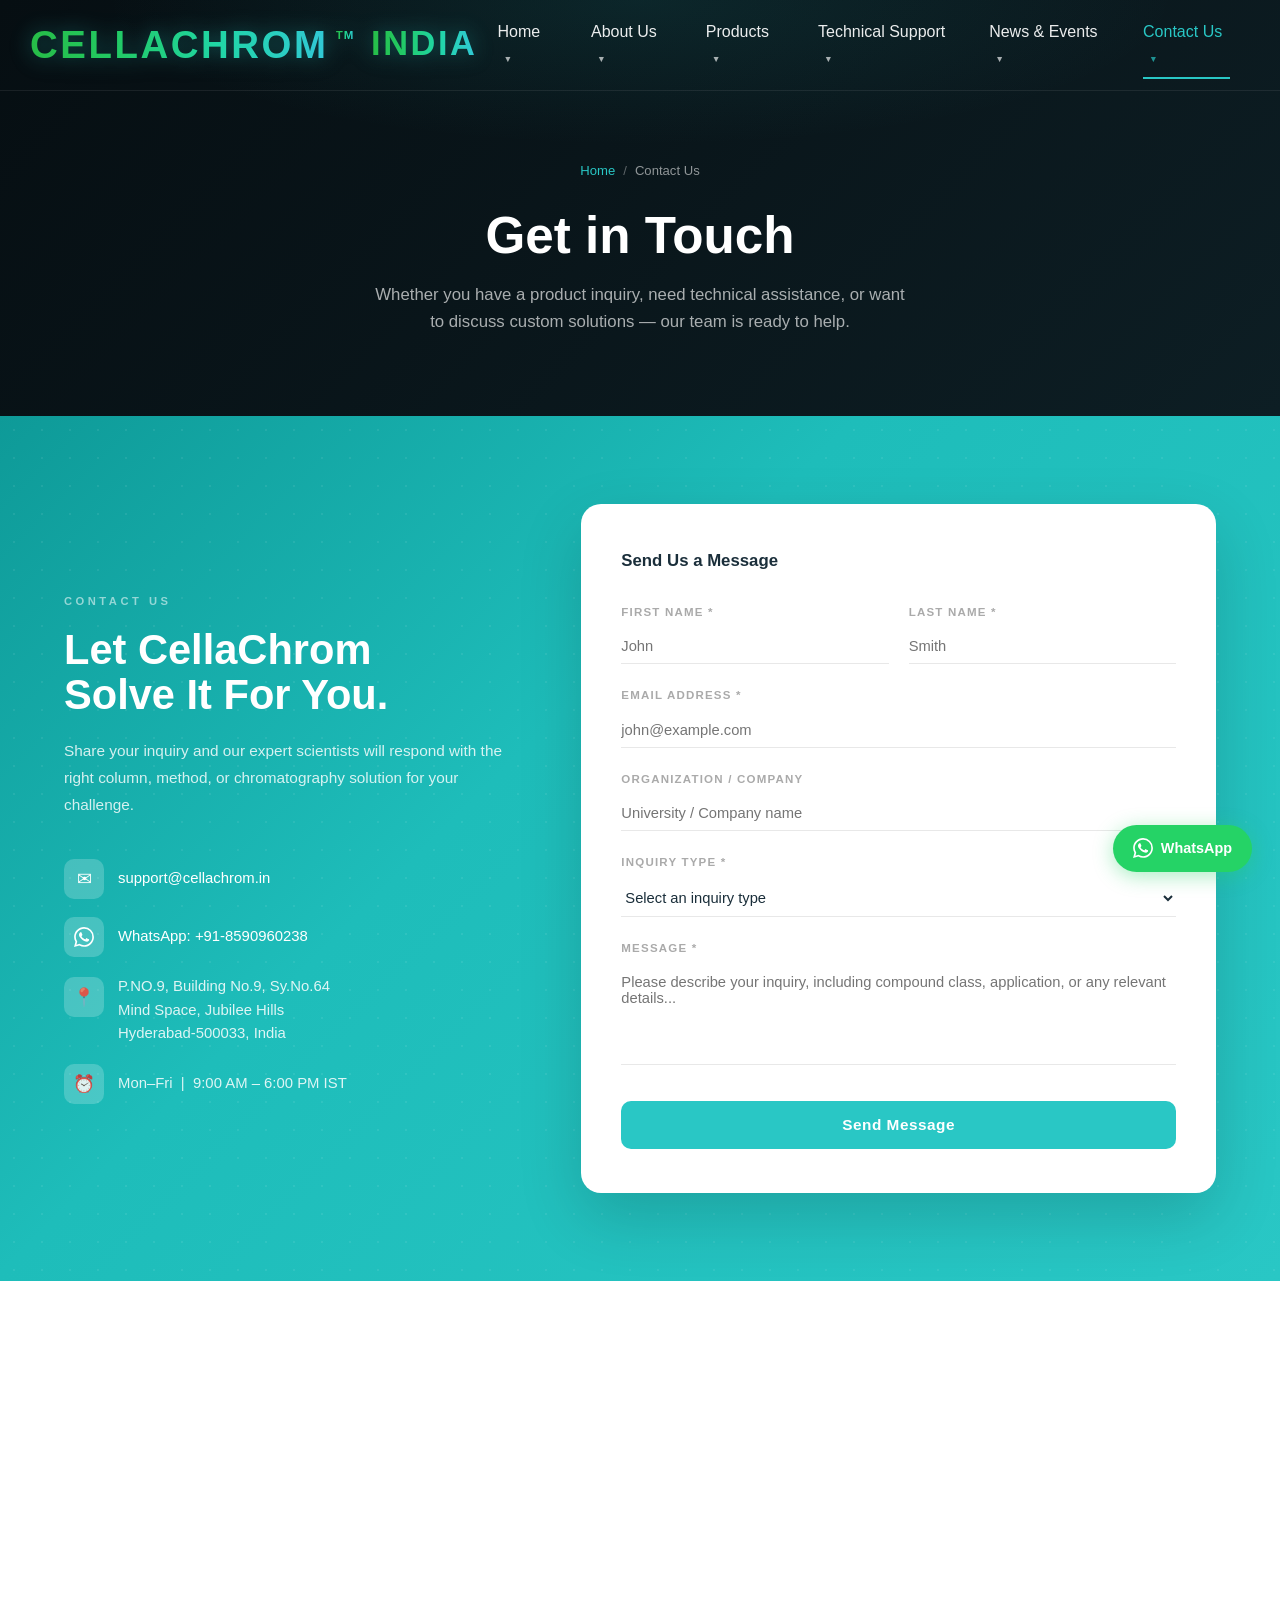
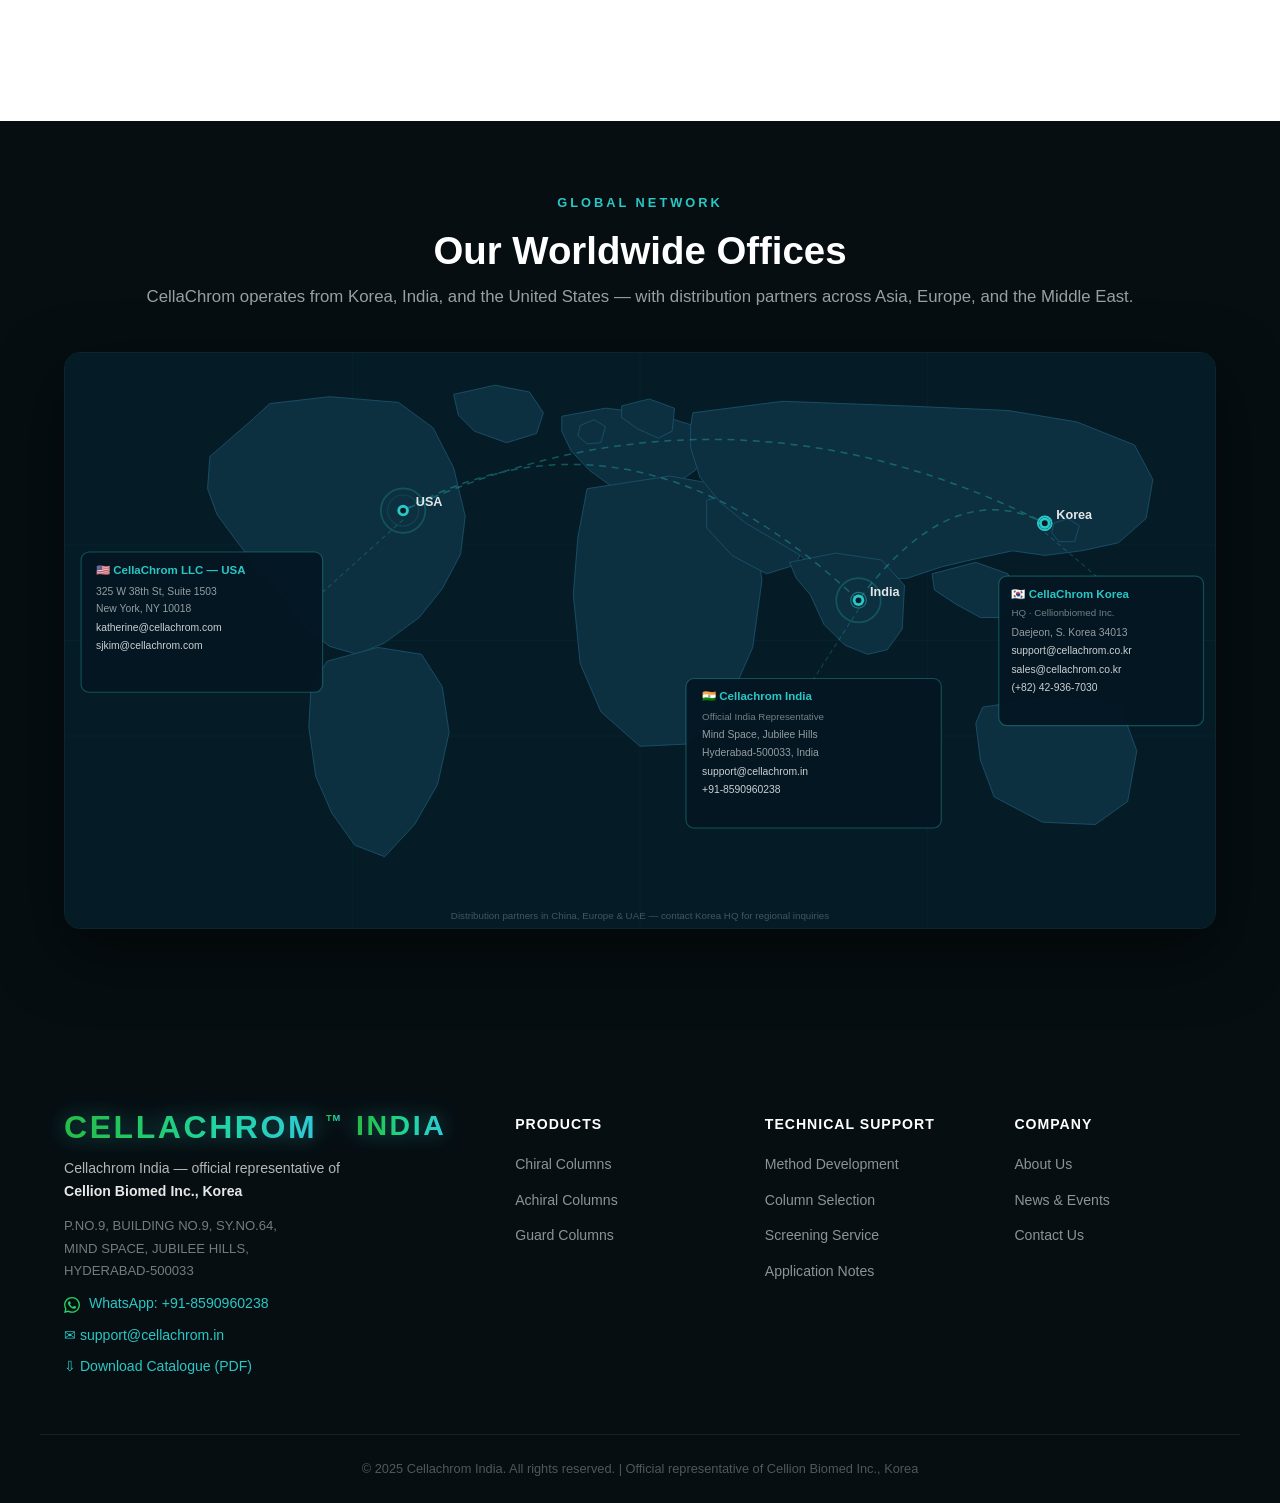
<file: contact.html>
<!DOCTYPE html>
<html lang="en">
<head>
 <meta charset="UTF-8" />
 <meta name="viewport" content="width=device-width, initial-scale=1.0" />
 <meta name="referrer" content="strict-origin-when-cross-origin" />
 <meta http-equiv="Content-Security-Policy" content="default-src 'self'; script-src 'self'; style-src 'self' 'unsafe-inline' https://fonts.googleapis.com; img-src 'self' data: https:; font-src 'self' https://fonts.gstatic.com data:; connect-src 'self'; frame-src https://maps.google.com https://www.google.com https://maps.googleusercontent.com; object-src 'none'; base-uri 'self'; form-action 'self'; upgrade-insecure-requests" />
 <title>Contact Us - Cellachrom India</title>
 <link rel="preconnect" href="https://fonts.googleapis.com" />
 <link href="https://fonts.googleapis.com/css2?family=Noto+Sans:wght@300;400;500;600;700&family=Orbitron:wght@700;900&family=Oswald:wght@500;600;700&display=swap" rel="stylesheet" />
 <link rel="stylesheet" href="style.css?v=4" />
 <style>
  .contact-page { padding: 80px 0; }
  .contact-layout { display: grid; grid-template-columns: 1fr 1.4fr; gap: 60px; align-items: start; }
  .contact-info h2 { margin-bottom: 16px; }
  .contact-info > p { color: var(--text-light); line-height: 1.7; margin-bottom: 32px; font-size: 0.95rem; }
  .contact-detail { display: flex; gap: 16px; margin-bottom: 28px; align-items: flex-start; }
  .contact-icon { width: 44px; height: 44px; background: rgba(41,199,197,0.1); border-radius: 10px; display: flex; align-items: center; justify-content: center; color: var(--teal); font-size: 1.2rem; flex-shrink: 0; }
  .contact-detail h4 { font-size: 0.85rem; color: var(--text-light); font-weight: 500; margin-bottom: 4px; }
  .contact-detail p { font-size: 0.93rem; color: var(--text); font-weight: 500; line-height: 1.5; margin: 0; }
  .contact-form-box { background: var(--light-bg); border-radius: 16px; padding: 40px; }
  .contact-form-box h3 { margin-bottom: 24px; }
  .form-row { display: grid; grid-template-columns: 1fr 1fr; gap: 16px; margin-bottom: 16px; }
  .form-group { margin-bottom: 16px; }
  .form-group label { display: block; font-size: 0.85rem; font-weight: 600; color: var(--text); margin-bottom: 6px; }
  .form-group input, .form-group select, .form-group textarea {
   width: 100%; padding: 12px 14px; border: 1.5px solid var(--border); border-radius: 7px;
   font-family: inherit; font-size: 0.92rem; color: var(--text); background: #fff;
   transition: border-color 0.2s, box-shadow 0.2s; outline: none;
  }
  .form-group input:focus, .form-group select:focus, .form-group textarea:focus {
   border-color: var(--teal); box-shadow: 0 0 0 3px rgba(41,199,197,0.12);
  }
  .form-group textarea { resize: vertical; min-height: 120px; }
  .form-submit { width: 100%; padding: 14px; background: var(--teal); color: #fff; border: none; border-radius: 7px; font-size: 0.95rem; font-weight: 600; cursor: pointer; transition: background 0.2s, transform 0.2s; }
  .form-submit:hover { background: var(--teal-dark); transform: translateY(-1px); }
  .hp-field { position: absolute; left: -9999px; top: -9999px; }
  /* Global offices section */
  .offices-section { padding: 72px 0; background: var(--dark); }
  .offices-section h2 { color: #fff; margin-bottom: 12px; }
  .offices-section .section-eyebrow { color: var(--teal); }
  .offices-section .section-sub { color: rgba(255,255,255,0.6); margin-bottom: 40px; }
  .world-map-container { border-radius: 16px; overflow: hidden; border: 1px solid rgba(41,199,197,0.14); box-shadow: 0 24px 64px rgba(0,0,0,0.55); margin-bottom: 40px; }
  .offices-grid { display: grid; grid-template-columns: repeat(3,1fr); gap: 24px; }
  .office-card { background: rgba(255,255,255,0.04); border: 1px solid rgba(41,199,197,0.18); border-radius: 12px; padding: 28px; transition: border-color 0.2s, background 0.2s; }
  .office-card:hover { border-color: rgba(41,199,197,0.45); background: rgba(41,199,197,0.05); }
  .office-card h3 { color: var(--teal); font-size: 1rem; margin-bottom: 16px; }
  .office-info { font-size: 0.86rem; line-height: 1.7; }
  .office-info p { color: rgba(255,255,255,0.65); margin-bottom: 8px; }
  .office-info a { color: var(--teal); text-decoration: none; }
  .office-info a:hover { text-decoration: underline; }
  .office-flag { font-size: 1.4rem; margin-bottom: 12px; }
  @media (max-width: 900px) {
   .contact-layout { grid-template-columns: 1fr; }
   .form-row { grid-template-columns: 1fr; }
   .offices-grid { grid-template-columns: 1fr; }
  }
 </style>
</head>
<body>

 <header id="site-header">
  <div class="header-inner">
   <a class="logo" href="index.html" aria-label="Cellachrom India home"><span class="logo-wordmark" aria-hidden="true"><span class="logo-main">CELLACHROM</span><sup class="logo-mark">TM</sup><span class="logo-region">INDIA</span></span></a>
   <nav class="main-nav">
    <ul>
     <li class="has-dropdown">
      <a href="index.html">Home <span class="arrow">&#9660;</span></a>
      <ul class="dropdown">
       <li><a href="index.html#who-we-are">Who Are We</a></li>
       <li><a href="index.html#products">Our Products</a></li>
       <li><a href="index.html#accreditation">Accreditation</a></li>
       <li><a href="index.html#global-presence">Global Presence</a></li>
       <li><a href="index.html#product-list">Product List</a></li>
      </ul>
     </li>
     <li class="has-dropdown">
      <a href="company.html">About Us <span class="arrow">&#9660;</span></a>
      <ul class="dropdown">
       <li><a href="company.html#vision">Vision &amp; Mission</a></li>
       <li><a href="company.html#korea-affiliation">CellaChrom Korea</a></li>
       <li><a href="company.html#director">Director Message</a></li>
       <li><a href="company.html#core-values">Core Values</a></li>
      </ul>
     </li>
     <li class="has-dropdown">
      <a href="products.html">Products <span class="arrow">&#9660;</span></a>
      <ul class="dropdown mega-dropdown">
       <li class="mega-col">
        <a class="mega-col-title" href="chiral-columns.html">Chiral Columns</a>
        <ul class="mega-sub">
         <li><a href="chiral-columns.html#cellulosil">CelluloSil<sup>&#174;</sup></a></li>
         <li><a href="chiral-columns.html#amylosil">AmyloSil<sup>&#174;</sup></a></li>
         <li><a href="chiral-columns.html#crownsil">CrownSil<sup>&#174;</sup></a></li>
        </ul>
       </li>
       <li class="mega-col">
        <a class="mega-col-title" href="general-columns.html">Achiral Columns</a>
        <ul class="mega-sub">
         <li><a href="general-columns.html#reverse-phase">Reverse Phase (C18, C8, C4)</a></li>
         <li><a href="general-columns.html#normal-phase">Normal Phase (APS, Sil)</a></li>
        </ul>
       </li>
       <li class="mega-col">
        <a class="mega-col-title" href="guard-columns.html">Guard Columns</a>
        <ul class="mega-sub">
         <li><a href="guard-columns.html">Guard Tube</a></li>
         <li><a href="guard-columns.html">Cartridge Holder</a></li>
        </ul>
       </li>
       <li class="mega-col">
        <a class="mega-col-title" href="technical-support.html#screening">SFC / Preparative</a>
        <ul class="mega-sub">
         <li><a href="technical-support.html#screening">Preparative SFC</a></li>
         <li><a href="https://www.sepu.top/coa_form_overseas/" target="_blank" rel="noopener">CoA Search &#8599;</a></li>
        </ul>
       </li>
      </ul>
     </li>
     <li class="has-dropdown">
      <a href="technical-support.html">Technical Support <span class="arrow">&#9660;</span></a>
      <ul class="dropdown">
       <li><a href="technical-support.html#method">Method Development</a></li>
       <li><a href="technical-support.html#selection">Column Selection</a></li>
       <li><a href="technical-support.html#screening">Screening &amp; Isolation</a></li>
       <li><a href="technical-support.html#user-manual">User Manual</a></li>
       <li><a href="technical-support.html#impurities">Impurities Supply</a></li>
       <li><a href="technical-support.html#appnotes">Application Notes</a></li>
      </ul>
     </li>
     <li class="has-dropdown">
      <a href="notice.html">News &amp; Events <span class="arrow">&#9660;</span></a>
      <ul class="dropdown">
       <li><a href="notice.html#india-opening">India Opening</a></li>
       <li><a href="notice.html#international">International Events</a></li>
       <li><a href="notice.html#local">Local Events</a></li>
       <li><a href="notice.html#collaborations">Collaborations</a></li>
       <li><a href="notice.html#partners">Partners</a></li>
      </ul>
     </li>
     <li class="has-dropdown">
      <a href="contact.html" class="active">Contact Us <span class="arrow">&#9660;</span></a>
      <ul class="dropdown">
       <li><a href="contact.html#india">India</a></li>
       <li><a href="contact.html#korea">Korea (HQ)</a></li>
       <li><a href="contact.html#us">United States</a></li>
       <li><a href="contact.html#partners">Global Partners</a></li>
      </ul>
     </li>
    </ul>
   </nav>
   <button class="hamburger" id="hamburger"><span></span><span></span><span></span></button>
  </div>
  <nav class="mobile-nav" id="mobile-nav">
   <ul>
    <li><a href="index.html">Home</a></li>
    <li><a href="company.html">About Us</a></li>
    <li class="mobile-dropdown"><button class="mobile-toggle">Products <span class="arrow">&#9660;</span></button>
     <ul class="mobile-submenu">
      <li><a href="chiral-columns.html" style="font-weight:600">Chiral Columns</a></li>
      <li><a href="chiral-columns.html#cellulosil" style="padding-left:36px">&#8627; CelluloSil&#174;</a></li>
      <li><a href="chiral-columns.html#amylosil" style="padding-left:36px">&#8627; AmyloSil&#174;</a></li>
      <li><a href="chiral-columns.html#crownsil" style="padding-left:36px">&#8627; CrownSil&#174;</a></li>
      <li><a href="general-columns.html" style="font-weight:600">Achiral Columns</a></li>
      <li><a href="general-columns.html#reverse-phase" style="padding-left:36px">&#8627; Reverse Phase</a></li>
      <li><a href="general-columns.html#normal-phase" style="padding-left:36px">&#8627; Normal Phase</a></li>
      <li><a href="guard-columns.html" style="font-weight:600">Guard Columns</a></li>
     </ul>
    </li>
    <li><a href="technical-support.html">Technical Support</a></li>
    <li><a href="notice.html">News &amp; Events</a></li>
    <li><a href="contact.html">Contact Us</a></li>
   </ul>
  </nav>
 </header>

 <section class="page-hero">
  <div class="container">
   <div class="breadcrumb"><a href="index.html">Home</a><span>/</span><span class="current">Contact Us</span></div>
   <h1>Get in Touch</h1>
   <p>Whether you have a product inquiry, need technical assistance, or want to discuss custom solutions &mdash; our team is ready to help.</p>
  </div>
 </section>

 <!-- India Contact + Form -->
 <section id="india" style="background:linear-gradient(135deg,#0e9a98 0%,#1ebdba 40%,#29c7c5 100%);padding:88px 0;position:relative;overflow:hidden;">
  <div style="position:absolute;inset:0;background-image:radial-gradient(circle,rgba(255,255,255,0.07) 1px,transparent 1px);background-size:28px 28px;pointer-events:none;" aria-hidden="true"></div>
  <div class="container" style="position:relative;z-index:1;">
   <div style="display:grid;grid-template-columns:5fr 7fr;gap:64px;align-items:center;">

    <!-- Left -->
    <div>
     <p style="font-size:0.7rem;letter-spacing:3.5px;text-transform:uppercase;font-weight:700;color:rgba(255,255,255,0.55);margin-bottom:16px;">CONTACT US</p>
     <h2 style="font-size:2.6rem;font-weight:900;color:#fff;line-height:1.1;margin-bottom:20px;font-family:'Oswald',sans-serif;">Let CellaChrom<br>Solve It For You.</h2>
     <p style="color:rgba(255,255,255,0.82);font-size:0.96rem;line-height:1.75;margin-bottom:40px;">Share your inquiry and our expert scientists will respond with the right column, method, or chromatography solution for your challenge.</p>
     <div style="display:flex;flex-direction:column;gap:18px;">
      <a href="mailto:support@cellachrom.in" style="display:inline-flex;align-items:center;gap:14px;color:#fff;text-decoration:none;font-size:0.93rem;">
       <span style="width:40px;height:40px;background:rgba(255,255,255,0.2);border-radius:10px;display:flex;align-items:center;justify-content:center;font-size:1.1rem;flex-shrink:0;">&#9993;</span>
       <span>support@cellachrom.in</span>
      </a>
      <a href="https://wa.me/918590960238" target="_blank" rel="noopener" style="display:inline-flex;align-items:center;gap:14px;color:#fff;text-decoration:none;font-size:0.93rem;">
       <span style="width:40px;height:40px;background:rgba(255,255,255,0.2);border-radius:10px;display:flex;align-items:center;justify-content:center;flex-shrink:0;"><svg aria-hidden="true" focusable="false" width="20" height="20" viewBox="0 0 24 24" fill="#fff"><path d="M17.472 14.382c-.297-.149-1.758-.867-2.03-.967-.273-.099-.471-.148-.67.15-.197.297-.767.966-.94 1.164-.173.199-.347.223-.644.075-.297-.15-1.255-.463-2.39-1.475-.883-.788-1.48-1.761-1.653-2.059-.173-.297-.018-.458.13-.606.134-.133.298-.347.446-.52.149-.174.198-.298.298-.497.099-.198.05-.371-.025-.52-.075-.149-.669-1.612-.916-2.207-.242-.579-.487-.5-.669-.51-.173-.008-.371-.01-.57-.01-.198 0-.52.074-.792.372-.272.297-1.04 1.016-1.04 2.479 0 1.462 1.065 2.875 1.213 3.074.149.198 2.096 3.2 5.077 4.487.709.306 1.262.489 1.694.625.712.227 1.36.195 1.871.118.571-.085 1.758-.719 2.006-1.413.248-.694.248-1.289.173-1.413-.074-.124-.272-.198-.57-.347m-5.421 7.403h-.004a9.87 9.87 0 01-5.031-1.378l-.361-.214-3.741.982.998-3.648-.235-.374a9.86 9.86 0 01-1.51-5.26c.001-5.45 4.436-9.884 9.888-9.884 2.64 0 5.122 1.03 6.988 2.898a9.825 9.825 0 012.893 6.994c-.003 5.45-4.437 9.884-9.885 9.884m8.413-18.297A11.815 11.815 0 0012.05 0C5.495 0 .16 5.335.157 11.892c0 2.096.547 4.142 1.588 5.945L.057 24l6.305-1.654a11.882 11.882 0 005.683 1.448h.005c6.554 0 11.89-5.335 11.893-11.893a11.821 11.821 0 00-3.48-8.413z"/></svg></span>
       <span>WhatsApp: +91-8590960238</span>
      </a>
      <div style="display:flex;align-items:flex-start;gap:14px;color:rgba(255,255,255,0.85);font-size:0.93rem;">
       <span style="width:40px;height:40px;background:rgba(255,255,255,0.2);border-radius:10px;display:flex;align-items:center;justify-content:center;font-size:1.1rem;flex-shrink:0;margin-top:2px;">&#128205;</span>
       <span>P.NO.9, Building No.9, Sy.No.64<br>Mind Space, Jubilee Hills<br>Hyderabad&#8209;500033, India</span>
      </div>
      <div style="display:flex;align-items:center;gap:14px;color:rgba(255,255,255,0.85);font-size:0.93rem;">
       <span style="width:40px;height:40px;background:rgba(255,255,255,0.2);border-radius:10px;display:flex;align-items:center;justify-content:center;font-size:1.1rem;flex-shrink:0;">&#9200;</span>
       <span>Mon&ndash;Fri &nbsp;|&nbsp; 9:00 AM &ndash; 6:00 PM IST</span>
      </div>
     </div>
    </div>

    <!-- Right: Form card -->
    <div style="background:#fff;border-radius:20px;padding:44px 40px;box-shadow:0 24px 64px rgba(0,0,0,0.16);">
     <h3 style="font-size:1.05rem;font-weight:700;color:#1a2e3a;margin-bottom:28px;">Send Us a Message</h3>
     <form data-contact-form novalidate>
      <input type="hidden" name="form_started_at" id="form-started-at" value="">
      <div class="hp-field" aria-hidden="true">
       <label for="company-website">Leave this field empty</label>
       <input type="text" id="company-website" name="company_website" tabindex="-1" autocomplete="off" />
      </div>
      <div style="display:grid;grid-template-columns:1fr 1fr;gap:20px;">
       <div style="margin-bottom:22px;">
        <label for="fname" style="display:block;font-size:0.72rem;font-weight:700;color:#aaa;margin-bottom:8px;text-transform:uppercase;letter-spacing:1.2px;">First Name *</label>
        <input type="text" id="fname" name="first_name" placeholder="John" maxlength="60" autocomplete="given-name" required style="width:100%;box-sizing:border-box;border:none;border-bottom:1.5px solid #e8e8e8;padding:9px 0;font-size:0.92rem;color:#1a2e3a;background:transparent;outline:none;font-family:inherit;" onfocus="this.style.borderBottomColor='#29c7c5'" onblur="this.style.borderBottomColor='#e8e8e8'"/>
       </div>
       <div style="margin-bottom:22px;">
        <label for="lname" style="display:block;font-size:0.72rem;font-weight:700;color:#aaa;margin-bottom:8px;text-transform:uppercase;letter-spacing:1.2px;">Last Name *</label>
        <input type="text" id="lname" name="last_name" placeholder="Smith" maxlength="60" autocomplete="family-name" required style="width:100%;box-sizing:border-box;border:none;border-bottom:1.5px solid #e8e8e8;padding:9px 0;font-size:0.92rem;color:#1a2e3a;background:transparent;outline:none;font-family:inherit;" onfocus="this.style.borderBottomColor='#29c7c5'" onblur="this.style.borderBottomColor='#e8e8e8'"/>
       </div>
      </div>
      <div style="margin-bottom:22px;">
       <label for="email" style="display:block;font-size:0.72rem;font-weight:700;color:#aaa;margin-bottom:8px;text-transform:uppercase;letter-spacing:1.2px;">Email Address *</label>
       <input type="email" id="email" name="email" placeholder="john@example.com" maxlength="120" autocomplete="email" inputmode="email" required style="width:100%;box-sizing:border-box;border:none;border-bottom:1.5px solid #e8e8e8;padding:9px 0;font-size:0.92rem;color:#1a2e3a;background:transparent;outline:none;font-family:inherit;" onfocus="this.style.borderBottomColor='#29c7c5'" onblur="this.style.borderBottomColor='#e8e8e8'"/>
      </div>
      <div style="margin-bottom:22px;">
       <label for="org" style="display:block;font-size:0.72rem;font-weight:700;color:#aaa;margin-bottom:8px;text-transform:uppercase;letter-spacing:1.2px;">Organization / Company</label>
       <input type="text" id="org" name="organization" placeholder="University / Company name" maxlength="120" autocomplete="organization" style="width:100%;box-sizing:border-box;border:none;border-bottom:1.5px solid #e8e8e8;padding:9px 0;font-size:0.92rem;color:#1a2e3a;background:transparent;outline:none;font-family:inherit;" onfocus="this.style.borderBottomColor='#29c7c5'" onblur="this.style.borderBottomColor='#e8e8e8'"/>
      </div>
      <div style="margin-bottom:22px;">
       <label for="subject" style="display:block;font-size:0.72rem;font-weight:700;color:#aaa;margin-bottom:8px;text-transform:uppercase;letter-spacing:1.2px;">Inquiry Type *</label>
       <select id="subject" name="inquiry_type" required style="width:100%;box-sizing:border-box;border:none;border-bottom:1.5px solid #e8e8e8;padding:9px 0;font-size:0.92rem;color:#1a2e3a;background:transparent;outline:none;font-family:inherit;cursor:pointer;" onfocus="this.style.borderBottomColor='#29c7c5'" onblur="this.style.borderBottomColor='#e8e8e8'">
        <option value="">Select an inquiry type</option>
        <option>Product Information &amp; Pricing</option>
        <option>Chiral Screening Service</option>
        <option>Technical Support / Method Development</option>
        <option>Column Selection Guidance</option>
        <option>Impurity Isolation &amp; Supply</option>
        <option>Order Status</option>
        <option>Other</option>
       </select>
      </div>
      <div style="margin-bottom:28px;">
       <label for="message" style="display:block;font-size:0.72rem;font-weight:700;color:#aaa;margin-bottom:8px;text-transform:uppercase;letter-spacing:1.2px;">Message *</label>
       <textarea id="message" name="message" placeholder="Please describe your inquiry, including compound class, application, or any relevant details..." maxlength="3000" required style="width:100%;box-sizing:border-box;border:none;border-bottom:1.5px solid #e8e8e8;padding:9px 0;font-size:0.92rem;color:#1a2e3a;background:transparent;outline:none;font-family:inherit;resize:none;min-height:100px;" onfocus="this.style.borderBottomColor='#29c7c5'" onblur="this.style.borderBottomColor='#e8e8e8'"></textarea>
      </div>
      <button type="submit" style="width:100%;padding:15px;background:#29c7c5;color:#fff;border:none;border-radius:10px;font-size:0.96rem;font-weight:700;cursor:pointer;font-family:inherit;letter-spacing:0.5px;" onmouseover="this.style.background='#1fa8a6'" onmouseout="this.style.background='#29c7c5'">Send Message</button>
     </form>
    </div>

   </div>
  </div>
 </section>

 <!-- Google Maps - India -->
 <section style="padding: 0 0 60px;">
  <div class="container">
   <iframe
    src="https://maps.google.com/maps?q=MIND+SPACE+JUBILEE+HILLS+HYDERABAD&output=embed"
    width="100%"
    height="380"
    style="border:0;border-radius:12px;display:block;"
    allowfullscreen=""
    loading="lazy"
    referrerpolicy="no-referrer-when-downgrade"
    title="Cellachrom India Location">
   </iframe>
  </div>
 </section>

 <!-- Global Offices -->
 <section class="offices-section">
  <div class="container">
   <p class="section-eyebrow" style="text-align:center;">Global Network</p>
   <h2 style="text-align:center;margin-bottom:8px;">Our Worldwide Offices</h2>
   <p class="section-sub" style="text-align:center;">CellaChrom operates from Korea, India, and the United States &mdash; with distribution partners across Asia, Europe, and the Middle East.</p>

   <!-- SVG World Map -->
   <div class="world-map-container">
    <svg viewBox="0 0 1000 500" xmlns="http://www.w3.org/2000/svg" preserveAspectRatio="xMidYMid meet" style="width:100%;height:auto;display:block;" aria-hidden="true" focusable="false">
     <title>Global office locations</title>
     <!-- Ocean -->
     <rect width="1000" height="500" fill="#051c26"/>
     <!-- Subtle grid lines -->
     <g stroke="rgba(41,199,197,0.06)" stroke-width="0.6">
      <line x1="0" y1="167" x2="1000" y2="167"/><line x1="0" y1="250" x2="1000" y2="250"/>
      <line x1="0" y1="333" x2="1000" y2="333"/><line x1="250" y1="0" x2="250" y2="500"/>
      <line x1="500" y1="0" x2="500" y2="500"/><line x1="750" y1="0" x2="750" y2="500"/>
     </g>
     <!-- Continents -->
     <g fill="#0d3040" stroke="#1a506a" stroke-width="0.8" stroke-linejoin="round">
      <!-- North America -->
      <path d="M164,57 L178,44 L230,38 L290,43 L320,65 L338,100 L348,142 L344,175 L328,205 L308,230 L278,252 L254,262 L230,255 L210,240 L192,215 L178,195 L162,180 L148,162 L132,140 L124,118 L126,90 Z"/>
      <!-- Greenland -->
      <path d="M338,36 L374,28 L404,34 L416,52 L410,70 L384,78 L356,68 L342,54 Z"/>
      <!-- South America -->
      <path d="M228,268 L272,256 L310,262 L328,290 L334,330 L324,375 L304,410 L278,438 L252,428 L232,400 L218,368 L212,325 L214,290 Z"/>
      <!-- Europe mainland -->
      <path d="M432,55 L470,48 L514,53 L546,63 L558,82 L548,102 L534,112 L516,110 L498,122 L478,118 L456,102 L440,85 L432,68 Z"/>
      <!-- UK / Ireland -->
      <path d="M448,63 L460,58 L470,64 L466,78 L454,79 L446,72 Z"/>
      <!-- Scandinavia -->
      <path d="M484,46 L508,40 L530,48 L528,68 L516,74 L498,66 L484,56 Z"/>
      <!-- Africa -->
      <path d="M454,118 L526,107 L576,116 L600,148 L606,198 L598,256 L576,306 L542,340 L500,342 L466,312 L448,270 L442,210 L446,160 Z"/>
      <!-- Arabia -->
      <path d="M558,128 L602,118 L632,126 L644,162 L636,184 L610,192 L580,176 L558,152 Z"/>
      <!-- Asia main -->
      <path d="M546,52 L624,42 L730,46 L820,50 L880,60 L930,80 L946,110 L940,144 L916,165 L884,172 L852,176 L824,172 L796,178 L762,186 L732,196 L702,196 L676,208 L660,195 L638,175 L616,162 L592,148 L570,130 L552,108 L544,82 L544,64 Z"/>
      <!-- India peninsula -->
      <path d="M630,182 L670,174 L710,180 L730,202 L728,240 L715,258 L698,262 L678,254 L660,236 L648,210 L636,196 Z"/>
      <!-- SE Asia / Indochina -->
      <path d="M754,192 L792,182 L820,192 L826,216 L814,230 L796,230 L774,218 L756,206 Z"/>
      <!-- Australia -->
      <path d="M798,308 L862,298 L918,308 L932,346 L924,390 L896,410 L850,408 L808,386 L796,354 L792,322 Z"/>
      <!-- Japan -->
      <path d="M860,148 L872,144 L882,150 L878,164 L864,164 L858,156 Z"/>
     </g>
     <!-- Animated connection arcs -->
     <g fill="none" stroke="#29c7c5" stroke-width="1.3" opacity="0.35">
      <path stroke-dasharray="6 5" d="M294,137 Q492,28 690,215">
       <animate attributeName="stroke-dashoffset" from="0" to="-44" dur="3s" repeatCount="indefinite"/>
      </path>
      <path stroke-dasharray="6 5" d="M690,215 Q771,106 852,148">
       <animate attributeName="stroke-dashoffset" from="0" to="-44" dur="2s" repeatCount="indefinite"/>
      </path>
      <path stroke-dasharray="6 5" d="M852,148 Q573,8 294,137">
       <animate attributeName="stroke-dashoffset" from="0" to="-44" dur="4s" repeatCount="indefinite"/>
      </path>
     </g>
     <!-- USA pin — New York -->
     <g>
      <circle cx="294" cy="137" r="6" fill="none" stroke="#29c7c5" stroke-width="1.5">
       <animate attributeName="r" values="6;26;6" dur="2.4s" repeatCount="indefinite"/>
       <animate attributeName="opacity" values="0.7;0;0.7" dur="2.4s" repeatCount="indefinite"/>
      </circle>
      <circle cx="294" cy="137" r="6" fill="none" stroke="#29c7c5" stroke-width="1">
       <animate attributeName="r" values="6;16;6" dur="2.4s" begin="0.7s" repeatCount="indefinite"/>
       <animate attributeName="opacity" values="0.5;0;0.5" dur="2.4s" begin="0.7s" repeatCount="indefinite"/>
      </circle>
      <circle cx="294" cy="137" r="5" fill="#29c7c5"/>
      <circle cx="294" cy="137" r="2.5" fill="#051c26"/>
      <text x="305" y="133" fill="rgba(255,255,255,0.88)" font-family="'Noto Sans',sans-serif" font-size="11" font-weight="700">USA</text>
     </g>
     <!-- India pin — Hyderabad -->
     <g>
      <circle cx="690" cy="215" r="6" fill="none" stroke="#29c7c5" stroke-width="1.5">
       <animate attributeName="r" values="6;26;6" dur="2.4s" begin="0.8s" repeatCount="indefinite"/>
       <animate attributeName="opacity" values="0.7;0;0.7" dur="2.4s" begin="0.8s" repeatCount="indefinite"/>
      </circle>
      <circle cx="690" cy="215" r="6" fill="none" stroke="#29c7c5" stroke-width="1">
       <animate attributeName="r" values="6;16;6" dur="2.4s" begin="1.5s" repeatCount="indefinite"/>
       <animate attributeName="opacity" values="0.5;0;0.5" dur="2.4s" begin="1.5s" repeatCount="indefinite"/>
      </circle>
      <circle cx="690" cy="215" r="5" fill="#29c7c5"/>
      <circle cx="690" cy="215" r="2.5" fill="#051c26"/>
      <text x="700" y="211" fill="rgba(255,255,255,0.88)" font-family="'Noto Sans',sans-serif" font-size="11" font-weight="700">India</text>
     </g>
     <!-- Korea pin — Seoul -->
     <g>
      <circle cx="852" cy="148" r="6" fill="none" stroke="#29c7c5" stroke-width="1.5">
       <animate attributeName="r" values="6;26;6" dur="2.4s" begin="1.6s" repeatCount="indefinite"/>
       <animate attributeName="opacity" values="0.7;0;0.7" dur="2.4s" begin="1.6s" repeatCount="indefinite"/>
      </circle>
      <circle cx="852" cy="148" r="6" fill="none" stroke="#29c7c5" stroke-width="1">
       <animate attributeName="r" values="6;16;6" dur="2.4s" begin="2.3s" repeatCount="indefinite"/>
       <animate attributeName="opacity" values="0.5;0;0.5" dur="2.4s" begin="2.3s" repeatCount="indefinite"/>
      </circle>
      <circle cx="852" cy="148" r="5" fill="#29c7c5"/>
      <circle cx="852" cy="148" r="2.5" fill="#051c26"/>
      <text x="862" y="144" fill="rgba(255,255,255,0.88)" font-family="'Noto Sans',sans-serif" font-size="11" font-weight="700">Korea</text>
     </g>
     <!-- Connecting lines pin → nearby card -->
     <line x1="294" y1="145" x2="224" y2="208" stroke="rgba(41,199,197,0.25)" stroke-width="0.9" stroke-dasharray="4 3"/>
     <line x1="690" y1="223" x2="650" y2="285" stroke="rgba(41,199,197,0.25)" stroke-width="0.9" stroke-dasharray="4 3"/>
     <line x1="852" y1="156" x2="899" y2="196" stroke="rgba(41,199,197,0.25)" stroke-width="0.9" stroke-dasharray="4 3"/>
     <!-- USA info card — Atlantic, beside North America -->
     <g>
      <rect x="14" y="173" width="210" height="122" rx="7" fill="rgba(4,22,34,0.94)" stroke="rgba(41,199,197,0.32)" stroke-width="1"/>
      <text x="27" y="192" fill="#29c7c5" font-size="10" font-weight="700" font-family="'Noto Sans',sans-serif">&#127482;&#127480; CellaChrom LLC — USA</text>
      <text x="27" y="210" fill="rgba(255,255,255,0.58)" font-size="9" font-family="'Noto Sans',sans-serif">325 W 38th St, Suite 1503</text>
      <text x="27" y="225" fill="rgba(255,255,255,0.58)" font-size="9" font-family="'Noto Sans',sans-serif">New York, NY 10018</text>
      <text x="27" y="242" fill="rgba(255,255,255,0.8)" font-size="9" font-family="'Noto Sans',sans-serif">katherine@cellachrom.com</text>
      <text x="27" y="257" fill="rgba(255,255,255,0.8)" font-size="9" font-family="'Noto Sans',sans-serif">sjkim@cellachrom.com</text>
     </g>
     <!-- India info card — Indian Ocean, below India pin -->
     <g>
      <rect x="540" y="283" width="222" height="130" rx="7" fill="rgba(4,22,34,0.94)" stroke="rgba(41,199,197,0.32)" stroke-width="1"/>
      <text x="554" y="302" fill="#29c7c5" font-size="10" font-weight="700" font-family="'Noto Sans',sans-serif">&#127470;&#127475; Cellachrom India</text>
      <text x="554" y="319" fill="rgba(255,255,255,0.45)" font-size="8.5" font-family="'Noto Sans',sans-serif">Official India Representative</text>
      <text x="554" y="335" fill="rgba(255,255,255,0.58)" font-size="9" font-family="'Noto Sans',sans-serif">Mind Space, Jubilee Hills</text>
      <text x="554" y="350" fill="rgba(255,255,255,0.58)" font-size="9" font-family="'Noto Sans',sans-serif">Hyderabad-500033, India</text>
      <text x="554" y="367" fill="rgba(255,255,255,0.8)" font-size="9" font-family="'Noto Sans',sans-serif">support@cellachrom.in</text>
      <text x="554" y="383" fill="rgba(255,255,255,0.8)" font-size="9" font-family="'Noto Sans',sans-serif">+91-8590960238</text>
     </g>
     <!-- Korea info card — below Korea pin, Pacific area -->
     <g>
      <rect x="812" y="194" width="178" height="130" rx="7" fill="rgba(4,22,34,0.94)" stroke="rgba(41,199,197,0.32)" stroke-width="1"/>
      <text x="823" y="213" fill="#29c7c5" font-size="10" font-weight="700" font-family="'Noto Sans',sans-serif">&#127472;&#127479; CellaChrom Korea</text>
      <text x="823" y="229" fill="rgba(255,255,255,0.45)" font-size="8.5" font-family="'Noto Sans',sans-serif">HQ · Cellionbiomed Inc.</text>
      <text x="823" y="246" fill="rgba(255,255,255,0.58)" font-size="9" font-family="'Noto Sans',sans-serif">Daejeon, S. Korea 34013</text>
      <text x="823" y="262" fill="rgba(255,255,255,0.8)" font-size="9" font-family="'Noto Sans',sans-serif">support@cellachrom.co.kr</text>
      <text x="823" y="278" fill="rgba(255,255,255,0.8)" font-size="9" font-family="'Noto Sans',sans-serif">sales@cellachrom.co.kr</text>
      <text x="823" y="294" fill="rgba(255,255,255,0.8)" font-size="9" font-family="'Noto Sans',sans-serif">(+82) 42-936-7030</text>
     </g>
     <!-- Partners note -->
     <text x="500" y="492" text-anchor="middle" fill="rgba(255,255,255,0.25)" font-size="8.5" font-family="'Noto Sans',sans-serif">Distribution partners in China, Europe &amp; UAE — contact Korea HQ for regional inquiries</text>
    </svg>
  </div>
 </section>

 <footer class="site-footer">
  <div class="container footer-grid">
   <div class="footer-brand">
    <a class="logo footer-logo" href="index.html" aria-label="Cellachrom India home"><span class="logo-wordmark" aria-hidden="true"><span class="logo-main">CELLACHROM</span><sup class="logo-mark">TM</sup><span class="logo-region">INDIA</span></span></a>
    <p>Cellachrom India &mdash; official representative of<br><strong>Cellion Biomed Inc., Korea</strong></p>
    <p class="footer-addr">P.NO.9, BUILDING NO.9, SY.NO.64,<br>MIND SPACE, JUBILEE HILLS,<br>HYDERABAD-500033</p>
    <p style="margin-top:10px;"><a href="https://wa.me/918590960238" target="_blank" rel="noopener" style="color:var(--teal);"><svg width="16" height="16" viewBox="0 0 24 24" fill="#25D366" style="vertical-align:middle;margin-right:5px;flex-shrink:0;" aria-hidden="true" focusable="false"><path d="M17.472 14.382c-.297-.149-1.758-.867-2.03-.967-.273-.099-.471-.148-.67.15-.197.297-.767.966-.94 1.164-.173.199-.347.223-.644.075-.297-.15-1.255-.463-2.39-1.475-.883-.788-1.48-1.761-1.653-2.059-.173-.297-.018-.458.13-.606.134-.133.298-.347.446-.52.149-.174.198-.298.298-.497.099-.198.05-.371-.025-.52-.075-.149-.669-1.612-.916-2.207-.242-.579-.487-.5-.669-.51-.173-.008-.371-.01-.57-.01-.198 0-.52.074-.792.372-.272.297-1.04 1.016-1.04 2.479 0 1.462 1.065 2.875 1.213 3.074.149.198 2.096 3.2 5.077 4.487.709.306 1.262.489 1.694.625.712.227 1.36.195 1.871.118.571-.085 1.758-.719 2.006-1.413.248-.694.248-1.289.173-1.413-.074-.124-.272-.198-.57-.347m-5.421 7.403h-.004a9.87 9.87 0 01-5.031-1.378l-.361-.214-3.741.982.998-3.648-.235-.374a9.86 9.86 0 01-1.51-5.26c.001-5.45 4.436-9.884 9.888-9.884 2.64 0 5.122 1.03 6.988 2.898a9.825 9.825 0 012.893 6.994c-.003 5.45-4.437 9.884-9.885 9.884m8.413-18.297A11.815 11.815 0 0012.05 0C5.495 0 .16 5.335.157 11.892c0 2.096.547 4.142 1.588 5.945L.057 24l6.305-1.654a11.882 11.882 0 005.683 1.448h.005c6.554 0 11.89-5.335 11.893-11.893a11.821 11.821 0 00-3.48-8.413z"/></svg> WhatsApp: +91-8590960238</a></p>
    <p style="margin-top:6px;"><a href="mailto:support@cellachrom.in" style="color:var(--teal);">&#9993; support@cellachrom.in</a></p>
    <p style="margin-top:6px;"><a href="catalogue.pdf" style="color:var(--teal);">&#8681; Download Catalogue (PDF)</a></p>
   </div>
   <div class="footer-nav-group"><h4>Products</h4><ul><li><a href="chiral-columns.html">Chiral Columns</a></li><li><a href="general-columns.html">Achiral Columns</a></li><li><a href="guard-columns.html">Guard Columns</a></li></ul></div>
   <div class="footer-nav-group"><h4>Technical Support</h4><ul><li><a href="technical-support.html#method">Method Development</a></li><li><a href="technical-support.html#selection">Column Selection</a></li><li><a href="technical-support.html#screening">Screening Service</a></li><li><a href="technical-support.html#appnotes">Application Notes</a></li></ul></div>
   <div class="footer-nav-group"><h4>Company</h4><ul><li><a href="company.html">About Us</a></li><li><a href="notice.html">News &amp; Events</a></li><li><a href="contact.html">Contact Us</a></li></ul></div>
  </div>
  <div class="footer-bottom"><p>&copy; 2025 Cellachrom India. All rights reserved. | Official representative of Cellion Biomed Inc., Korea</p></div>
 </footer>
 <script src="main.js"></script>
 <a class="whatsapp-float" href="https://wa.me/918590960238" target="_blank" rel="noopener">
  <svg aria-hidden="true" focusable="false" width="20" height="20" viewBox="0 0 24 24" fill="currentColor"><path d="M17.472 14.382c-.297-.149-1.758-.867-2.03-.967-.273-.099-.471-.148-.67.15-.197.297-.767.966-.94 1.164-.173.199-.347.223-.644.075-.297-.15-1.255-.463-2.39-1.475-.883-.788-1.48-1.761-1.653-2.059-.173-.297-.018-.458.13-.606.134-.133.298-.347.446-.52.149-.174.198-.298.298-.497.099-.198.05-.371-.025-.52-.075-.149-.669-1.612-.916-2.207-.242-.579-.487-.5-.669-.51-.173-.008-.371-.01-.57-.01-.198 0-.52.074-.792.372-.272.297-1.04 1.016-1.04 2.479 0 1.462 1.065 2.875 1.213 3.074.149.198 2.096 3.2 5.077 4.487.709.306 1.262.489 1.694.625.712.227 1.36.195 1.871.118.571-.085 1.758-.719 2.006-1.413.248-.694.248-1.289.173-1.413-.074-.124-.272-.198-.57-.347m-5.421 7.403h-.004a9.87 9.87 0 01-5.031-1.378l-.361-.214-3.741.982.998-3.648-.235-.374a9.86 9.86 0 01-1.51-5.26c.001-5.45 4.436-9.884 9.888-9.884 2.64 0 5.122 1.03 6.988 2.898a9.825 9.825 0 012.893 6.994c-.003 5.45-4.437 9.884-9.885 9.884m8.413-18.297A11.815 11.815 0 0012.05 0C5.495 0 .16 5.335.157 11.892c0 2.096.547 4.142 1.588 5.945L.057 24l6.305-1.654a11.882 11.882 0 005.683 1.448h.005c6.554 0 11.89-5.335 11.893-11.893a11.821 11.821 0 00-3.48-8.413z"/></svg>
  WhatsApp
 </a>
</body>
</html>
</file>
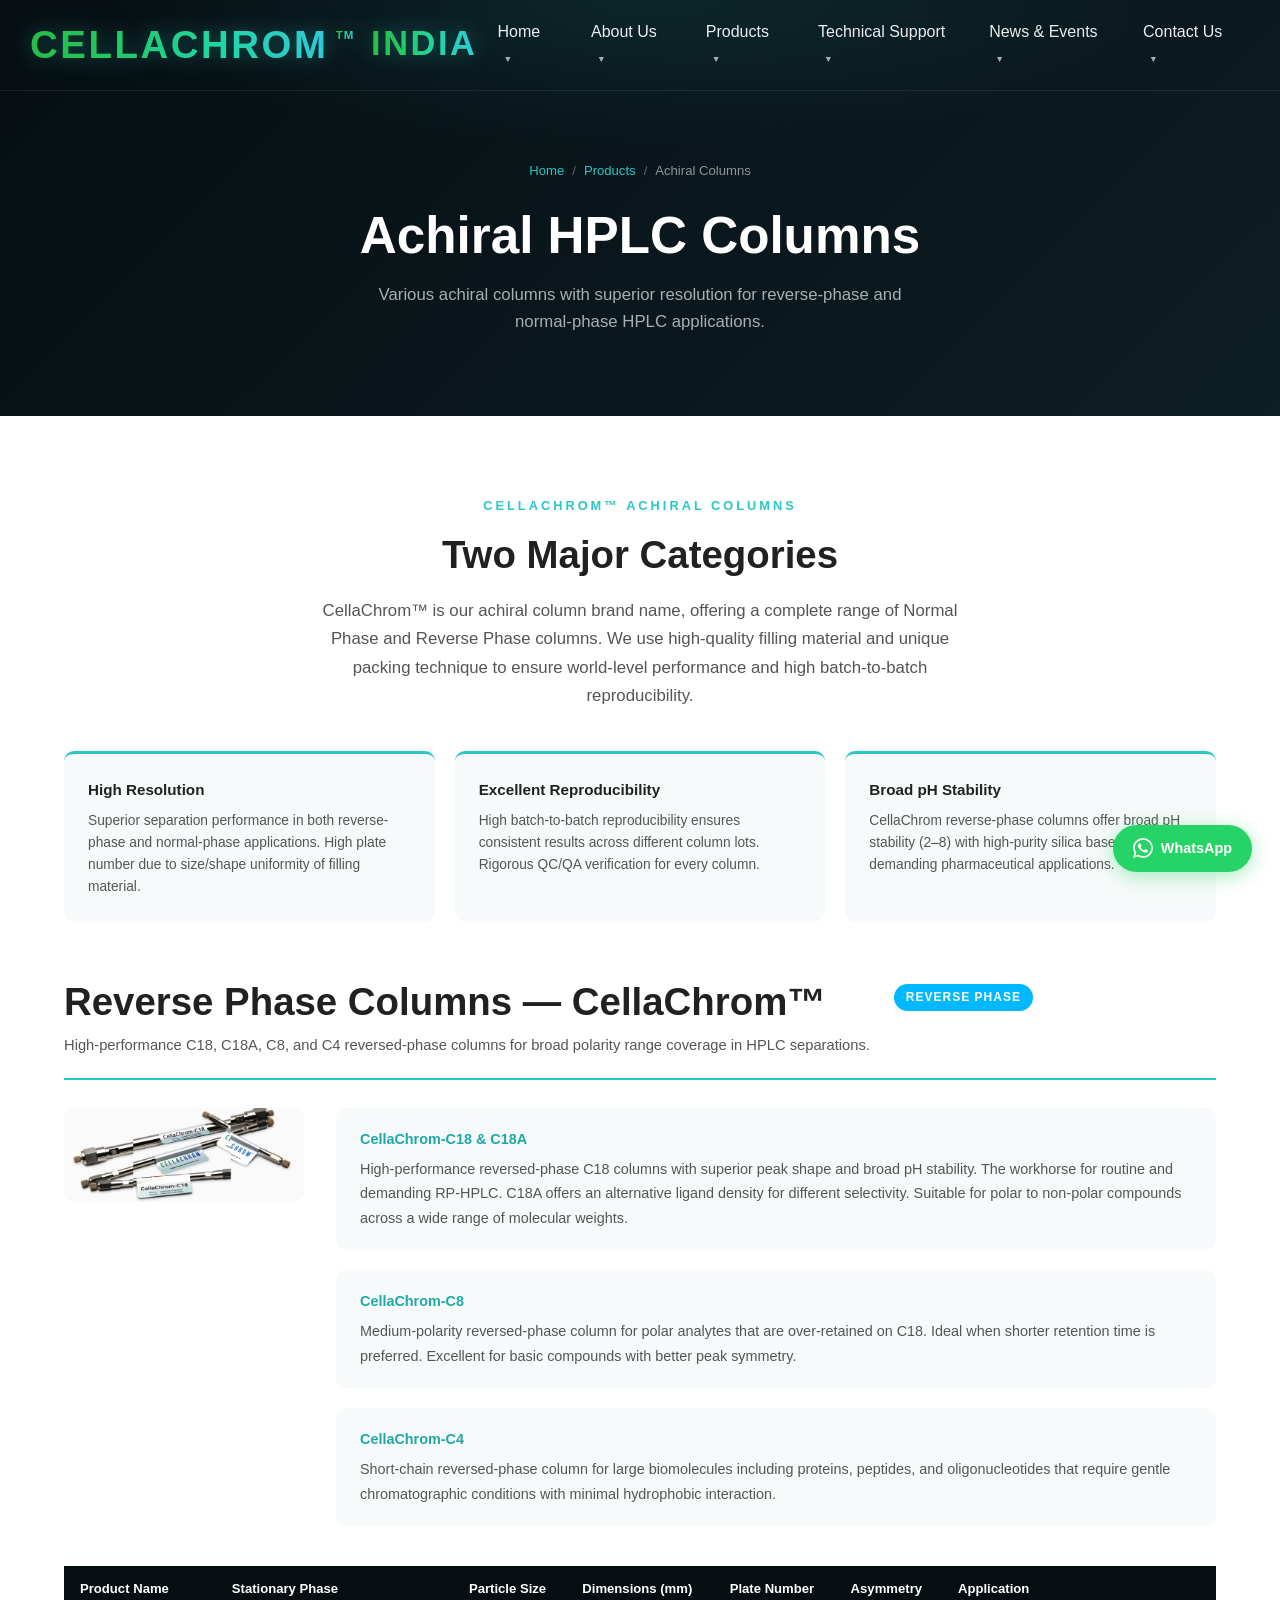
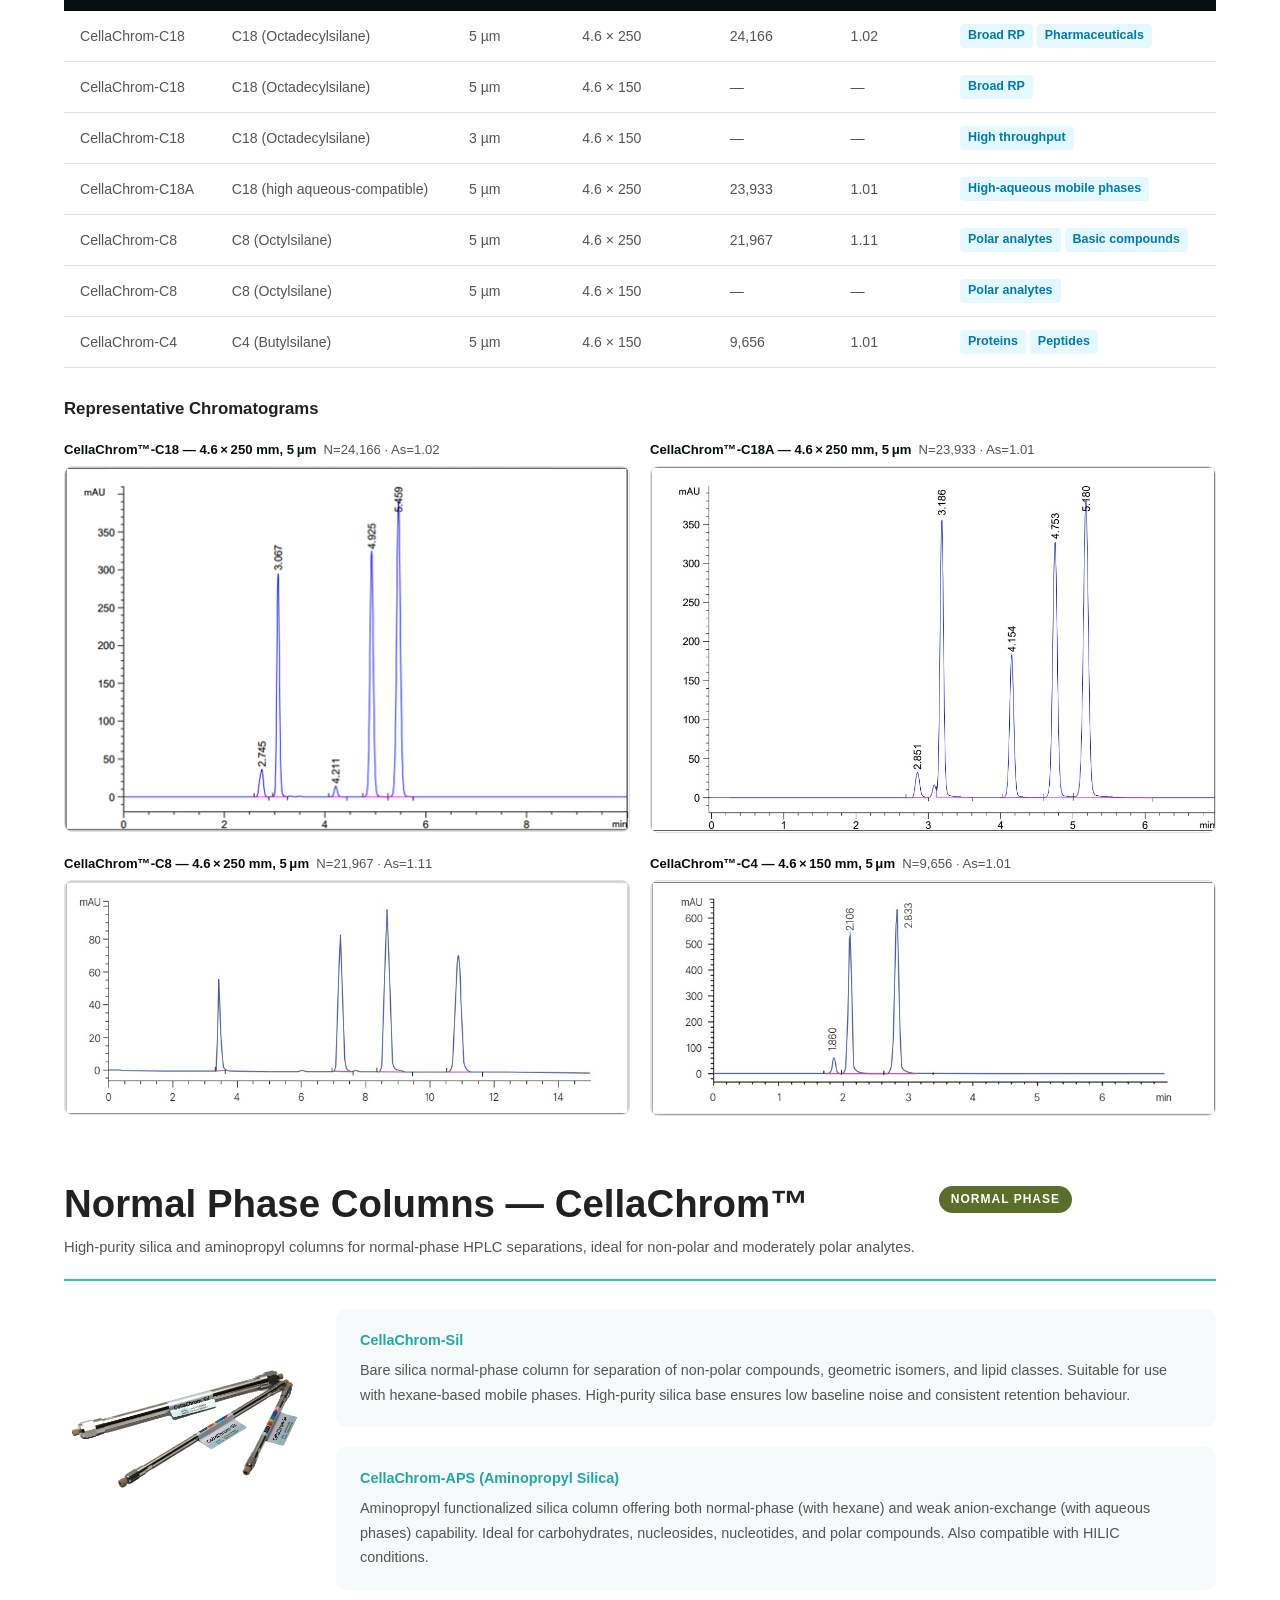
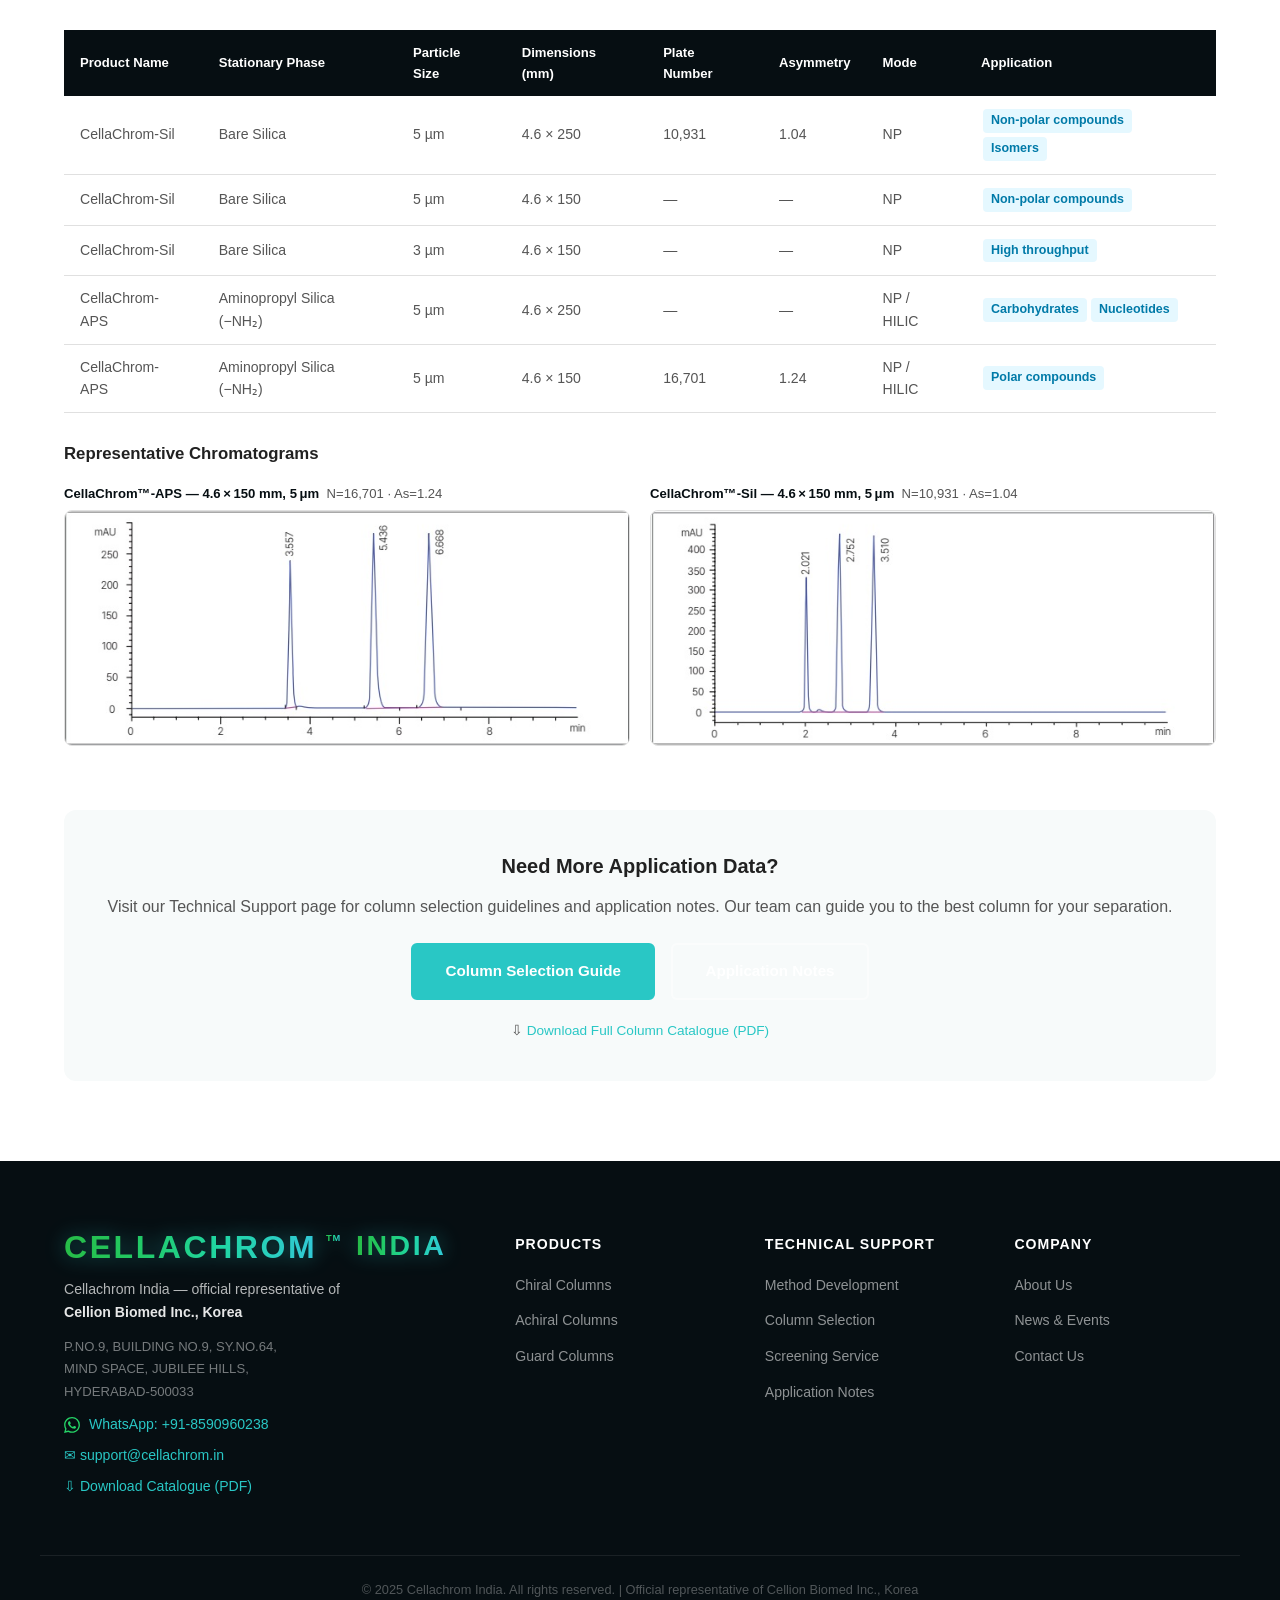
<file: general-columns.html>
<!DOCTYPE html>
<html lang="en">
<head>
 <meta charset="UTF-8" />
 <meta name="viewport" content="width=device-width, initial-scale=1.0" />
 <meta name="referrer" content="strict-origin-when-cross-origin" />
 <meta http-equiv="Content-Security-Policy" content="default-src 'self'; script-src 'self'; style-src 'self' 'unsafe-inline' https://fonts.googleapis.com; img-src 'self' data: https:; font-src 'self' https://fonts.gstatic.com data:; connect-src 'self'; frame-src https://maps.google.com https://www.google.com https://maps.googleusercontent.com; object-src 'none'; base-uri 'self'; form-action 'self'; upgrade-insecure-requests" />
 <title>Achiral Columns - Cellachrom India</title>
 <link rel="preconnect" href="https://fonts.googleapis.com" />
 <link href="https://fonts.googleapis.com/css2?family=Noto+Sans:wght@300;400;500;600;700&family=Orbitron:wght@700;900&family=Oswald:wght@500;600;700&display=swap" rel="stylesheet" />
 <link rel="stylesheet" href="style.css?v=4" />
 <style>
  .products-page { padding: 80px 0; }
  .product-line { margin-bottom: 64px; }
  .product-line-header { display: flex; align-items: flex-start; gap: 24px; margin-bottom: 28px; padding-bottom: 20px; border-bottom: 2px solid var(--teal); }
  .product-line-badge { background: var(--blue-accent); color: #fff; font-size: 0.75rem; font-weight: 700; letter-spacing: 1px; text-transform: uppercase; padding: 4px 12px; border-radius: 100px; white-space: nowrap; margin-top: 6px; }
  .product-line-badge.np { background: #5a6e2a; }
  .product-line-header h2 { margin-bottom: 8px; }
  .product-line-header p { color: var(--text-light); font-size: 0.92rem; }
  .spec-table { width: 100%; border-collapse: collapse; font-size: 0.88rem; }
  .spec-table th { background: var(--dark); color: #fff; padding: 12px 16px; text-align: left; font-weight: 600; font-size: 0.82rem; }
  .spec-table td { padding: 11px 16px; border-bottom: 1px solid var(--border); color: var(--text-light); }
  .spec-table tr:hover td { background: var(--teal-light); }
  .tag { display: inline-block; background: rgba(0,184,255,0.1); color: #007aa8; border-radius: 4px; padding: 2px 8px; font-size: 0.78rem; font-weight: 600; margin: 2px; }
  .app-note { background: var(--light-bg); border-radius: 10px; padding: 20px 24px; margin-bottom: 20px; font-size: 0.9rem; }
  .app-note strong { color: var(--teal-dark); }
  .app-note p { color: var(--text-light); line-height: 1.7; margin-top: 6px; }
  .highlights-row { display: grid; grid-template-columns: repeat(3,1fr); gap: 20px; margin-bottom: 56px; }
  .highlight-item { background: var(--light-bg); border-radius: 10px; padding: 24px; border-top: 3px solid var(--teal); }
  .highlight-item h4 { margin-bottom: 8px; font-size: 0.95rem; }
  .highlight-item p { color: var(--text-light); font-size: 0.86rem; line-height: 1.6; margin: 0; }
  .product-with-img { display: grid; grid-template-columns: 240px 1fr; gap: 32px; align-items: start; margin-bottom: 20px; }
  @media (max-width: 900px) {
   .highlights-row { grid-template-columns: 1fr; }
   .product-with-img { grid-template-columns: 1fr; }
  }
 </style>
</head>
<body>

 <header id="site-header">
  <div class="header-inner">
   <a class="logo" href="index.html" aria-label="Cellachrom India home"><span class="logo-wordmark" aria-hidden="true"><span class="logo-main">CELLACHROM</span><sup class="logo-mark">TM</sup><span class="logo-region">INDIA</span></span></a>
   <nav class="main-nav">
    <ul>
     <li class="has-dropdown">
      <a href="index.html">Home <span class="arrow">&#9660;</span></a>
      <ul class="dropdown">
       <li><a href="index.html#who-we-are">Who Are We</a></li>
       <li><a href="index.html#products">Our Products</a></li>
       <li><a href="index.html#accreditation">Accreditation</a></li>
       <li><a href="index.html#global-presence">Global Presence</a></li>
       <li><a href="index.html#product-list">Product List</a></li>
      </ul>
     </li>
     <li class="has-dropdown">
      <a href="company.html">About Us <span class="arrow">&#9660;</span></a>
      <ul class="dropdown">
       <li><a href="company.html#vision">Vision &amp; Mission</a></li>
       <li><a href="company.html#korea-affiliation">CellaChrom Korea</a></li>
       <li><a href="company.html#director">Director Message</a></li>
       <li><a href="company.html#core-values">Core Values</a></li>
      </ul>
     </li>
     <li class="has-dropdown">
      <a href="products.html" class="active">Products <span class="arrow">&#9660;</span></a>
      <ul class="dropdown mega-dropdown">
       <li class="mega-col">
        <a class="mega-col-title" href="chiral-columns.html">Chiral Columns</a>
        <ul class="mega-sub">
         <li><a href="chiral-columns.html#cellulosil">CelluloSil<sup>&#174;</sup></a></li>
         <li><a href="chiral-columns.html#amylosil">AmyloSil<sup>&#174;</sup></a></li>
         <li><a href="chiral-columns.html#crownsil">CrownSil<sup>&#174;</sup></a></li>
        </ul>
       </li>
       <li class="mega-col">
        <a class="mega-col-title" href="general-columns.html">Achiral Columns</a>
        <ul class="mega-sub">
         <li><a href="general-columns.html#reverse-phase">Reverse Phase (C18, C8, C4)</a></li>
         <li><a href="general-columns.html#normal-phase">Normal Phase (APS, Sil)</a></li>
        </ul>
       </li>
       <li class="mega-col">
        <a class="mega-col-title" href="guard-columns.html">Guard Columns</a>
        <ul class="mega-sub">
         <li><a href="guard-columns.html">Guard Tube</a></li>
         <li><a href="guard-columns.html">Cartridge Holder</a></li>
        </ul>
       </li>
       <li class="mega-col">
        <a class="mega-col-title" href="technical-support.html#screening">SFC / Preparative</a>
        <ul class="mega-sub">
         <li><a href="technical-support.html#screening">Preparative SFC</a></li>
         <li><a href="https://www.sepu.top/coa_form_overseas/" target="_blank" rel="noopener">CoA Search &#8599;</a></li>
        </ul>
       </li>
      </ul>
     </li>
     <li class="has-dropdown">
      <a href="technical-support.html">Technical Support <span class="arrow">&#9660;</span></a>
      <ul class="dropdown">
       <li><a href="technical-support.html#method">Method Development</a></li>
       <li><a href="technical-support.html#selection">Column Selection</a></li>
       <li><a href="technical-support.html#screening">Screening &amp; Isolation</a></li>
       <li><a href="technical-support.html#user-manual">User Manual</a></li>
       <li><a href="technical-support.html#impurities">Impurities Supply</a></li>
       <li><a href="technical-support.html#appnotes">Application Notes</a></li>
      </ul>
     </li>
     <li class="has-dropdown">
      <a href="notice.html">News &amp; Events <span class="arrow">&#9660;</span></a>
      <ul class="dropdown">
       <li><a href="notice.html#india-opening">India Opening</a></li>
       <li><a href="notice.html#international">International Events</a></li>
       <li><a href="notice.html#local">Local Events</a></li>
       <li><a href="notice.html#collaborations">Collaborations</a></li>
       <li><a href="notice.html#partners">Partners</a></li>
      </ul>
     </li>
     <li class="has-dropdown">
      <a href="contact.html">Contact Us <span class="arrow">&#9660;</span></a>
      <ul class="dropdown">
       <li><a href="contact.html#india">India</a></li>
       <li><a href="contact.html#korea">Korea (HQ)</a></li>
       <li><a href="contact.html#us">United States</a></li>
       <li><a href="contact.html#partners">Global Partners</a></li>
      </ul>
     </li>
    </ul>
   </nav>
   <button class="hamburger" id="hamburger"><span></span><span></span><span></span></button>
  </div>
  <nav class="mobile-nav" id="mobile-nav">
   <ul>
    <li><a href="index.html">Home</a></li>
    <li><a href="company.html">About Us</a></li>
    <li class="mobile-dropdown"><button class="mobile-toggle">Products <span class="arrow">&#9660;</span></button>
     <ul class="mobile-submenu">
      <li><a href="chiral-columns.html" style="font-weight:600">Chiral Columns</a></li>
      <li><a href="chiral-columns.html#cellulosil" style="padding-left:36px">&#8627; CelluloSil&#174;</a></li>
      <li><a href="chiral-columns.html#amylosil" style="padding-left:36px">&#8627; AmyloSil&#174;</a></li>
      <li><a href="chiral-columns.html#crownsil" style="padding-left:36px">&#8627; CrownSil&#174;</a></li>
      <li><a href="general-columns.html" style="font-weight:600">Achiral Columns</a></li>
      <li><a href="general-columns.html#reverse-phase" style="padding-left:36px">&#8627; Reverse Phase</a></li>
      <li><a href="general-columns.html#normal-phase" style="padding-left:36px">&#8627; Normal Phase</a></li>
      <li><a href="guard-columns.html" style="font-weight:600">Guard Columns</a></li>
     </ul>
    </li>
    <li><a href="technical-support.html">Technical Support</a></li>
    <li><a href="notice.html">News &amp; Events</a></li>
    <li><a href="contact.html">Contact Us</a></li>
   </ul>
  </nav>
 </header>

 <section class="page-hero">
  <div class="container">
   <div class="breadcrumb"><a href="index.html">Home</a><span>/</span><a href="products.html">Products</a><span>/</span><span class="current">Achiral Columns</span></div>
   <h1>Achiral HPLC Columns</h1>
   <p>Various achiral columns with superior resolution for reverse-phase and normal-phase HPLC applications.</p>
  </div>
 </section>

 <section class="products-page">
  <div class="container">

   <!-- Key Features -->
   <div class="section-header" style="margin-bottom:40px;">
    <p class="section-eyebrow">CellaChrom&#8482; Achiral Columns</p>
    <h2 class="section-title">Two Major Categories</h2>
    <p class="section-sub">CellaChrom&#8482; is our achiral column brand name, offering a complete range of Normal Phase and Reverse Phase columns. We use high-quality filling material and unique packing technique to ensure world-level performance and high batch-to-batch reproducibility.</p>
   </div>

   <div class="highlights-row">
    <div class="highlight-item">
     <h4>High Resolution</h4>
     <p>Superior separation performance in both reverse-phase and normal-phase applications. High plate number due to size/shape uniformity of filling material.</p>
    </div>
    <div class="highlight-item">
     <h4>Excellent Reproducibility</h4>
     <p>High batch-to-batch reproducibility ensures consistent results across different column lots. Rigorous QC/QA verification for every column.</p>
    </div>
    <div class="highlight-item">
     <h4>Broad pH Stability</h4>
     <p>CellaChrom reverse-phase columns offer broad pH stability (2&ndash;8) with high-purity silica base, ideal for demanding pharmaceutical applications.</p>
    </div>
   </div>

   <!-- Reverse Phase -->
   <div class="product-line" id="reverse-phase">
    <div class="product-line-header">
     <div>
      <h2>Reverse Phase Columns &mdash; CellaChrom&#8482;</h2>
      <p>High-performance C18, C18A, C8, and C4 reversed-phase columns for broad polarity range coverage in HPLC separations.</p>
     </div>
     <span class="product-line-badge">Reverse Phase</span>
    </div>

    <div class="product-with-img">
     <img src="images/achiral-c18.png" alt="CellaChrom C18 column" style="width:100%;border-radius:10px;">
     <div>
      <div class="app-note">
       <strong>CellaChrom-C18 &amp; C18A</strong>
       <p>High-performance reversed-phase C18 columns with superior peak shape and broad pH stability. The workhorse for routine and demanding RP-HPLC. C18A offers an alternative ligand density for different selectivity. Suitable for polar to non-polar compounds across a wide range of molecular weights.</p>
      </div>
      <div class="app-note">
       <strong>CellaChrom-C8</strong>
       <p>Medium-polarity reversed-phase column for polar analytes that are over-retained on C18. Ideal when shorter retention time is preferred. Excellent for basic compounds with better peak symmetry.</p>
      </div>
      <div class="app-note">
       <strong>CellaChrom-C4</strong>
       <p>Short-chain reversed-phase column for large biomolecules including proteins, peptides, and oligonucleotides that require gentle chromatographic conditions with minimal hydrophobic interaction.</p>
      </div>
     </div>
    </div>

    <table class="spec-table">
     <thead>
      <tr><th>Product Name</th><th>Stationary Phase</th><th>Particle Size</th><th>Dimensions (mm)</th><th>Plate Number</th><th>Asymmetry</th><th>Application</th></tr>
     </thead>
     <tbody>
      <tr><td>CellaChrom-C18</td><td>C18 (Octadecylsilane)</td><td>5 &#181;m</td><td>4.6 &times; 250</td><td>24,166</td><td>1.02</td><td><span class="tag">Broad RP</span><span class="tag">Pharmaceuticals</span></td></tr>
      <tr><td>CellaChrom-C18</td><td>C18 (Octadecylsilane)</td><td>5 &#181;m</td><td>4.6 &times; 150</td><td>—</td><td>—</td><td><span class="tag">Broad RP</span></td></tr>
      <tr><td>CellaChrom-C18</td><td>C18 (Octadecylsilane)</td><td>3 &#181;m</td><td>4.6 &times; 150</td><td>—</td><td>—</td><td><span class="tag">High throughput</span></td></tr>
      <tr><td>CellaChrom-C18A</td><td>C18 (high aqueous-compatible)</td><td>5 &#181;m</td><td>4.6 &times; 250</td><td>23,933</td><td>1.01</td><td><span class="tag">High-aqueous mobile phases</span></td></tr>
      <tr><td>CellaChrom-C8</td><td>C8 (Octylsilane)</td><td>5 &#181;m</td><td>4.6 &times; 250</td><td>21,967</td><td>1.11</td><td><span class="tag">Polar analytes</span><span class="tag">Basic compounds</span></td></tr>
      <tr><td>CellaChrom-C8</td><td>C8 (Octylsilane)</td><td>5 &#181;m</td><td>4.6 &times; 150</td><td>—</td><td>—</td><td><span class="tag">Polar analytes</span></td></tr>
      <tr><td>CellaChrom-C4</td><td>C4 (Butylsilane)</td><td>5 &#181;m</td><td>4.6 &times; 150</td><td>9,656</td><td>1.01</td><td><span class="tag">Proteins</span><span class="tag">Peptides</span></td></tr>
     </tbody>
    </table>

    <!-- RP Chromatograms -->
    <div style="margin-top:28px;">
     <h4 style="margin-bottom:16px;">Representative Chromatograms</h4>
     <div style="display:grid;grid-template-columns:repeat(2,1fr);gap:20px;">
      <div>
       <p style="font-size:0.82rem;font-weight:600;color:var(--dark);margin-bottom:6px;">CellaChrom&#8482;-C18 &mdash; 4.6&thinsp;&times;&thinsp;250 mm, 5&thinsp;&mu;m &nbsp;<span style="font-weight:400;color:var(--text-light);">N=24,166 &middot; As=1.02</span></p>
       <img src="images/c18-chromatogram.png" alt="CellaChrom-C18 HPLC chromatogram" style="width:100%;border-radius:8px;border:1px solid var(--border);">
      </div>
      <div>
       <p style="font-size:0.82rem;font-weight:600;color:var(--dark);margin-bottom:6px;">CellaChrom&#8482;-C18A &mdash; 4.6&thinsp;&times;&thinsp;250 mm, 5&thinsp;&mu;m &nbsp;<span style="font-weight:400;color:var(--text-light);">N=23,933 &middot; As=1.01</span></p>
       <img src="images/c18a-chromatogram.jpg" alt="CellaChrom-C18A HPLC chromatogram" style="width:100%;border-radius:8px;border:1px solid var(--border);">
      </div>
      <div>
       <p style="font-size:0.82rem;font-weight:600;color:var(--dark);margin-bottom:6px;">CellaChrom&#8482;-C8 &mdash; 4.6&thinsp;&times;&thinsp;250 mm, 5&thinsp;&mu;m &nbsp;<span style="font-weight:400;color:var(--text-light);">N=21,967 &middot; As=1.11</span></p>
       <img src="images/c8-chromatogram.jpg" alt="CellaChrom-C8 HPLC chromatogram" style="width:100%;border-radius:8px;border:1px solid var(--border);">
      </div>
      <div>
       <p style="font-size:0.82rem;font-weight:600;color:var(--dark);margin-bottom:6px;">CellaChrom&#8482;-C4 &mdash; 4.6&thinsp;&times;&thinsp;150 mm, 5&thinsp;&mu;m &nbsp;<span style="font-weight:400;color:var(--text-light);">N=9,656 &middot; As=1.01</span></p>
       <img src="images/c4-chromatogram.jpg" alt="CellaChrom-C4 HPLC chromatogram" style="width:100%;border-radius:8px;border:1px solid var(--border);">
      </div>
     </div>
    </div>
   </div>

   <!-- Normal Phase -->
   <div class="product-line" id="normal-phase">
    <div class="product-line-header">
     <div>
      <h2>Normal Phase Columns &mdash; CellaChrom&#8482;</h2>
      <p>High-purity silica and aminopropyl columns for normal-phase HPLC separations, ideal for non-polar and moderately polar analytes.</p>
     </div>
     <span class="product-line-badge np">Normal Phase</span>
    </div>

    <div class="product-with-img">
     <img src="images/achiral-normal.png" alt="CellaChrom Normal Phase" style="width:100%;border-radius:10px;">
     <div>
      <div class="app-note">
       <strong>CellaChrom-Sil</strong>
       <p>Bare silica normal-phase column for separation of non-polar compounds, geometric isomers, and lipid classes. Suitable for use with hexane-based mobile phases. High-purity silica base ensures low baseline noise and consistent retention behaviour.</p>
      </div>
      <div class="app-note">
       <strong>CellaChrom-APS (Aminopropyl Silica)</strong>
       <p>Aminopropyl functionalized silica column offering both normal-phase (with hexane) and weak anion-exchange (with aqueous phases) capability. Ideal for carbohydrates, nucleosides, nucleotides, and polar compounds. Also compatible with HILIC conditions.</p>
      </div>
     </div>
    </div>

    <table class="spec-table">
     <thead>
      <tr><th>Product Name</th><th>Stationary Phase</th><th>Particle Size</th><th>Dimensions (mm)</th><th>Plate Number</th><th>Asymmetry</th><th>Mode</th><th>Application</th></tr>
     </thead>
     <tbody>
      <tr><td>CellaChrom-Sil</td><td>Bare Silica</td><td>5 &#181;m</td><td>4.6 &times; 250</td><td>10,931</td><td>1.04</td><td>NP</td><td><span class="tag">Non-polar compounds</span><span class="tag">Isomers</span></td></tr>
      <tr><td>CellaChrom-Sil</td><td>Bare Silica</td><td>5 &#181;m</td><td>4.6 &times; 150</td><td>—</td><td>—</td><td>NP</td><td><span class="tag">Non-polar compounds</span></td></tr>
      <tr><td>CellaChrom-Sil</td><td>Bare Silica</td><td>3 &#181;m</td><td>4.6 &times; 150</td><td>—</td><td>—</td><td>NP</td><td><span class="tag">High throughput</span></td></tr>
      <tr><td>CellaChrom-APS</td><td>Aminopropyl Silica (&minus;NH&#8322;)</td><td>5 &#181;m</td><td>4.6 &times; 250</td><td>—</td><td>—</td><td>NP / HILIC</td><td><span class="tag">Carbohydrates</span><span class="tag">Nucleotides</span></td></tr>
      <tr><td>CellaChrom-APS</td><td>Aminopropyl Silica (&minus;NH&#8322;)</td><td>5 &#181;m</td><td>4.6 &times; 150</td><td>16,701</td><td>1.24</td><td>NP / HILIC</td><td><span class="tag">Polar compounds</span></td></tr>
     </tbody>
    </table>

    <!-- NP Chromatograms -->
    <div style="margin-top:28px;">
     <h4 style="margin-bottom:16px;">Representative Chromatograms</h4>
     <div style="display:grid;grid-template-columns:repeat(2,1fr);gap:20px;">
      <div>
       <p style="font-size:0.82rem;font-weight:600;color:var(--dark);margin-bottom:6px;">CellaChrom&#8482;-APS &mdash; 4.6&thinsp;&times;&thinsp;150 mm, 5&thinsp;&mu;m &nbsp;<span style="font-weight:400;color:var(--text-light);">N=16,701 &middot; As=1.24</span></p>
       <img src="images/aps-chromatogram.jpg" alt="CellaChrom-APS HPLC chromatogram" style="width:100%;border-radius:8px;border:1px solid var(--border);">
      </div>
      <div>
       <p style="font-size:0.82rem;font-weight:600;color:var(--dark);margin-bottom:6px;">CellaChrom&#8482;-Sil &mdash; 4.6&thinsp;&times;&thinsp;150 mm, 5&thinsp;&mu;m &nbsp;<span style="font-weight:400;color:var(--text-light);">N=10,931 &middot; As=1.04</span></p>
       <img src="images/sil-chromatogram.jpg" alt="CellaChrom-Sil HPLC chromatogram" style="width:100%;border-radius:8px;border:1px solid var(--border);">
      </div>
     </div>
    </div>
   </div>

   <div style="text-align:center; margin-top:24px; padding: 40px; background: var(--light-bg); border-radius: 12px;">
    <h3 style="margin-bottom:12px;">Need More Application Data?</h3>
    <p style="color:var(--text-light);margin-bottom:24px;">Visit our Technical Support page for column selection guidelines and application notes. Our team can guide you to the best column for your separation.</p>
    <a href="technical-support.html#selection" class="btn btn-primary">Column Selection Guide</a>
    <a href="technical-support.html#appnotes" class="btn btn-outline" style="margin-left:12px;">Application Notes</a>
    <p style="margin-top:20px;font-size:0.85rem;color:var(--text-light);">&#8681; <a href="catalogue.pdf" style="color:var(--teal);">Download Full Column Catalogue (PDF)</a></p>
   </div>

  </div>
 </section>

 <footer class="site-footer">
  <div class="container footer-grid">
   <div class="footer-brand">
    <a class="logo footer-logo" href="index.html" aria-label="Cellachrom India home"><span class="logo-wordmark" aria-hidden="true"><span class="logo-main">CELLACHROM</span><sup class="logo-mark">TM</sup><span class="logo-region">INDIA</span></span></a>
    <p>Cellachrom India &mdash; official representative of<br><strong>Cellion Biomed Inc., Korea</strong></p>
    <p class="footer-addr">P.NO.9, BUILDING NO.9, SY.NO.64,<br>MIND SPACE, JUBILEE HILLS,<br>HYDERABAD-500033</p>
    <p style="margin-top:10px;"><a href="https://wa.me/918590960238" target="_blank" rel="noopener" style="color:var(--teal);"><svg width="16" height="16" viewBox="0 0 24 24" fill="#25D366" style="vertical-align:middle;margin-right:5px;flex-shrink:0;" aria-hidden="true" focusable="false"><path d="M17.472 14.382c-.297-.149-1.758-.867-2.03-.967-.273-.099-.471-.148-.67.15-.197.297-.767.966-.94 1.164-.173.199-.347.223-.644.075-.297-.15-1.255-.463-2.39-1.475-.883-.788-1.48-1.761-1.653-2.059-.173-.297-.018-.458.13-.606.134-.133.298-.347.446-.52.149-.174.198-.298.298-.497.099-.198.05-.371-.025-.52-.075-.149-.669-1.612-.916-2.207-.242-.579-.487-.5-.669-.51-.173-.008-.371-.01-.57-.01-.198 0-.52.074-.792.372-.272.297-1.04 1.016-1.04 2.479 0 1.462 1.065 2.875 1.213 3.074.149.198 2.096 3.2 5.077 4.487.709.306 1.262.489 1.694.625.712.227 1.36.195 1.871.118.571-.085 1.758-.719 2.006-1.413.248-.694.248-1.289.173-1.413-.074-.124-.272-.198-.57-.347m-5.421 7.403h-.004a9.87 9.87 0 01-5.031-1.378l-.361-.214-3.741.982.998-3.648-.235-.374a9.86 9.86 0 01-1.51-5.26c.001-5.45 4.436-9.884 9.888-9.884 2.64 0 5.122 1.03 6.988 2.898a9.825 9.825 0 012.893 6.994c-.003 5.45-4.437 9.884-9.885 9.884m8.413-18.297A11.815 11.815 0 0012.05 0C5.495 0 .16 5.335.157 11.892c0 2.096.547 4.142 1.588 5.945L.057 24l6.305-1.654a11.882 11.882 0 005.683 1.448h.005c6.554 0 11.89-5.335 11.893-11.893a11.821 11.821 0 00-3.48-8.413z"/></svg> WhatsApp: +91-8590960238</a></p>
    <p style="margin-top:6px;"><a href="mailto:support@cellachrom.in" style="color:var(--teal);">&#9993; support@cellachrom.in</a></p>
    <p style="margin-top:6px;"><a href="catalogue.pdf" style="color:var(--teal);">&#8681; Download Catalogue (PDF)</a></p>
   </div>
   <div class="footer-nav-group"><h4>Products</h4><ul><li><a href="chiral-columns.html">Chiral Columns</a></li><li><a href="general-columns.html">Achiral Columns</a></li><li><a href="guard-columns.html">Guard Columns</a></li></ul></div>
   <div class="footer-nav-group"><h4>Technical Support</h4><ul><li><a href="technical-support.html#method">Method Development</a></li><li><a href="technical-support.html#selection">Column Selection</a></li><li><a href="technical-support.html#screening">Screening Service</a></li><li><a href="technical-support.html#appnotes">Application Notes</a></li></ul></div>
   <div class="footer-nav-group"><h4>Company</h4><ul><li><a href="company.html">About Us</a></li><li><a href="notice.html">News &amp; Events</a></li><li><a href="contact.html">Contact Us</a></li></ul></div>
  </div>
  <div class="footer-bottom"><p>&copy; 2025 Cellachrom India. All rights reserved. | Official representative of Cellion Biomed Inc., Korea</p></div>
 </footer>
 <script src="main.js"></script>
 <a class="whatsapp-float" href="https://wa.me/918590960238" target="_blank" rel="noopener">
  <svg aria-hidden="true" focusable="false" width="20" height="20" viewBox="0 0 24 24" fill="currentColor"><path d="M17.472 14.382c-.297-.149-1.758-.867-2.03-.967-.273-.099-.471-.148-.67.15-.197.297-.767.966-.94 1.164-.173.199-.347.223-.644.075-.297-.15-1.255-.463-2.39-1.475-.883-.788-1.48-1.761-1.653-2.059-.173-.297-.018-.458.13-.606.134-.133.298-.347.446-.52.149-.174.198-.298.298-.497.099-.198.05-.371-.025-.52-.075-.149-.669-1.612-.916-2.207-.242-.579-.487-.5-.669-.51-.173-.008-.371-.01-.57-.01-.198 0-.52.074-.792.372-.272.297-1.04 1.016-1.04 2.479 0 1.462 1.065 2.875 1.213 3.074.149.198 2.096 3.2 5.077 4.487.709.306 1.262.489 1.694.625.712.227 1.36.195 1.871.118.571-.085 1.758-.719 2.006-1.413.248-.694.248-1.289.173-1.413-.074-.124-.272-.198-.57-.347m-5.421 7.403h-.004a9.87 9.87 0 01-5.031-1.378l-.361-.214-3.741.982.998-3.648-.235-.374a9.86 9.86 0 01-1.51-5.26c.001-5.45 4.436-9.884 9.888-9.884 2.64 0 5.122 1.03 6.988 2.898a9.825 9.825 0 012.893 6.994c-.003 5.45-4.437 9.884-9.885 9.884m8.413-18.297A11.815 11.815 0 0012.05 0C5.495 0 .16 5.335.157 11.892c0 2.096.547 4.142 1.588 5.945L.057 24l6.305-1.654a11.882 11.882 0 005.683 1.448h.005c6.554 0 11.89-5.335 11.893-11.893a11.821 11.821 0 00-3.48-8.413z"/></svg>
  WhatsApp
 </a>
</body>
</html>
</file>
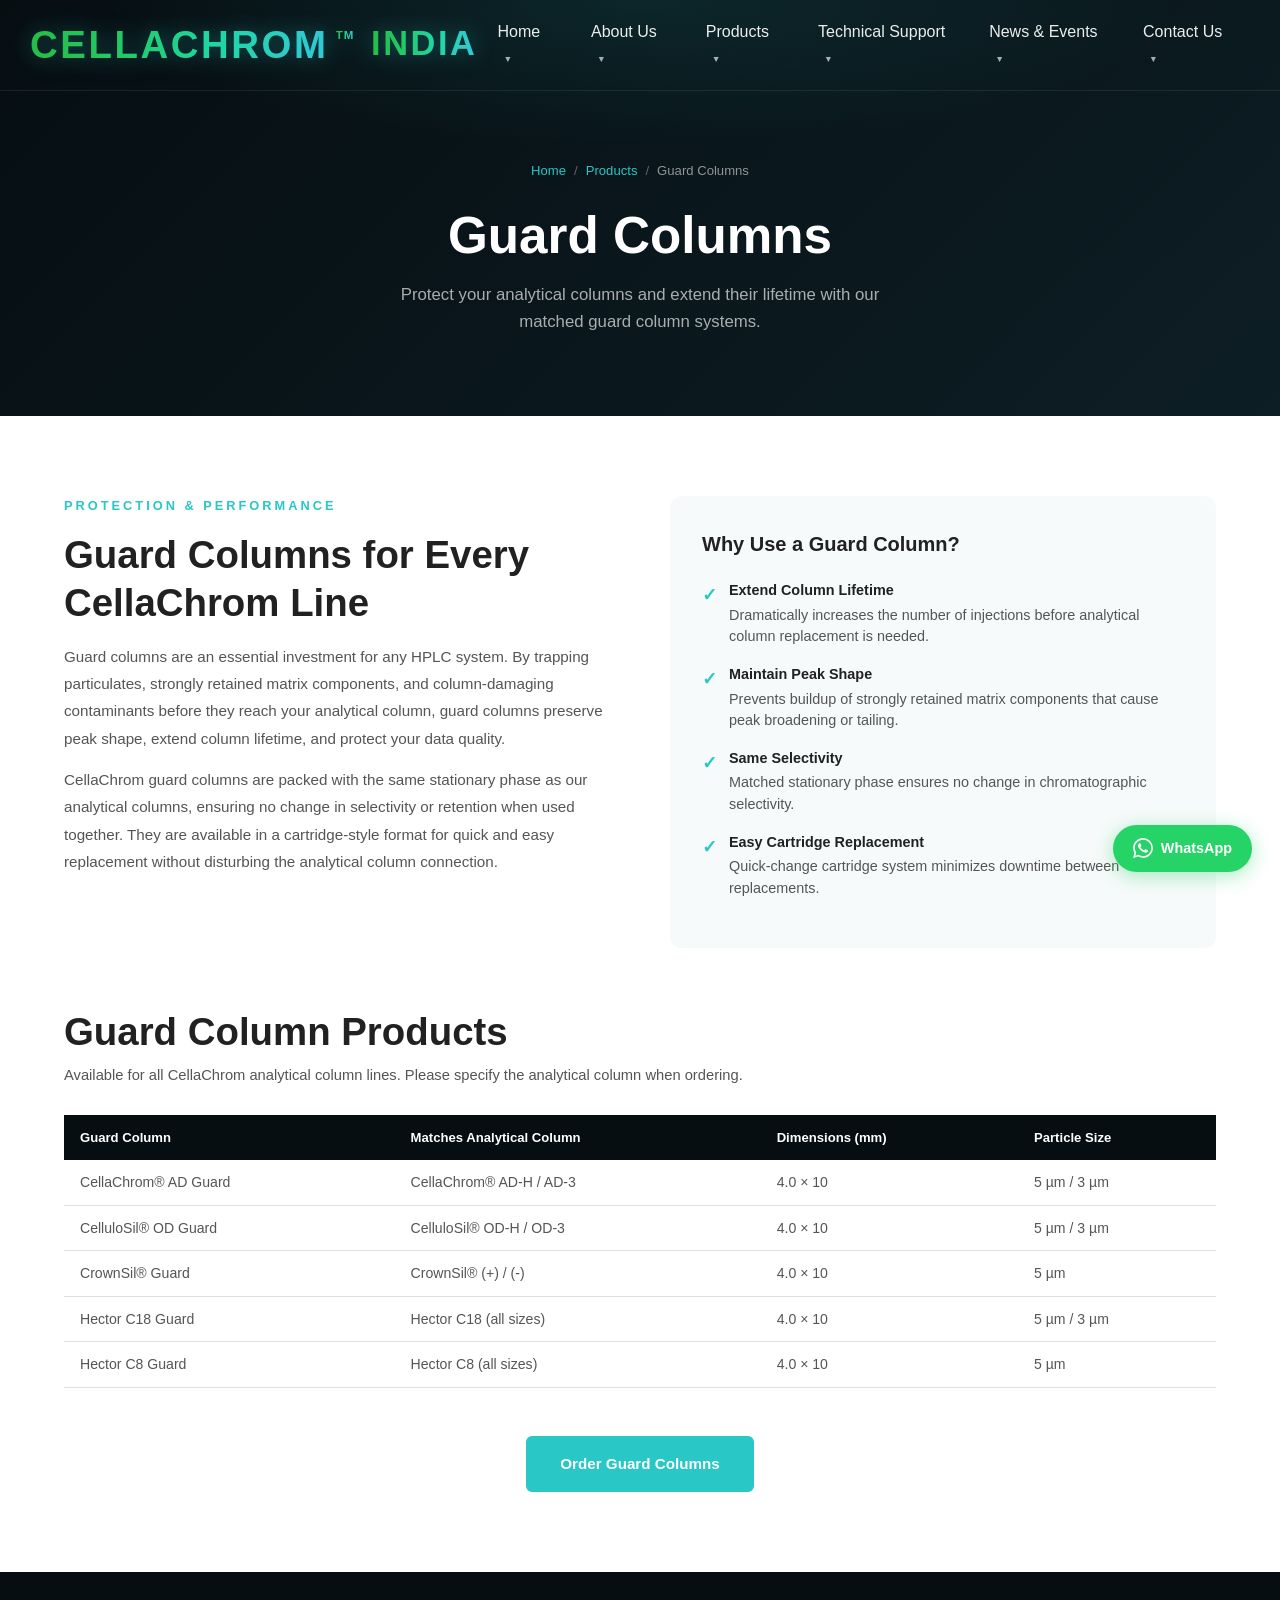
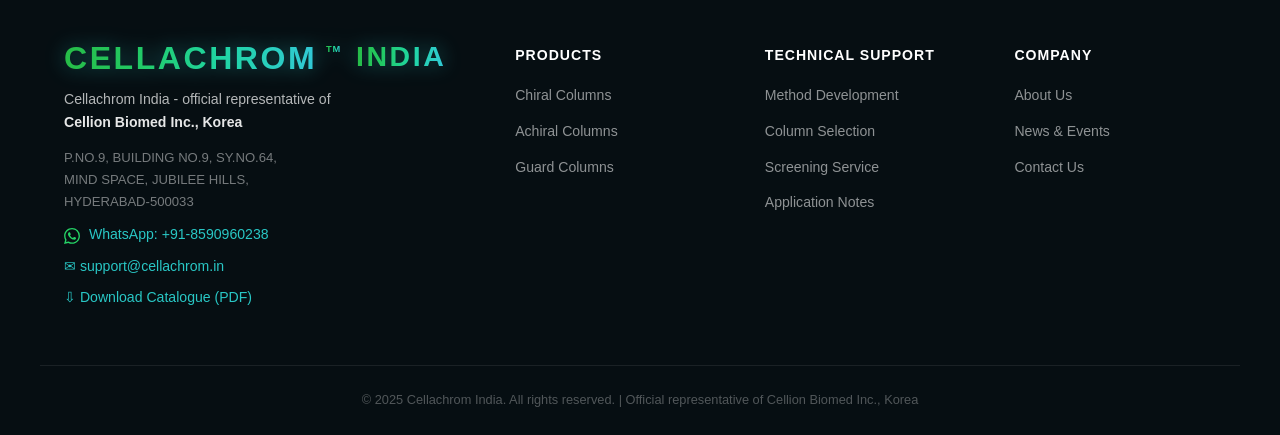
<file: guard-columns.html>
<!DOCTYPE html>
<html lang="en">
<head>
 <meta charset="UTF-8" />
 <meta name="viewport" content="width=device-width, initial-scale=1.0" />
 <meta name="referrer" content="strict-origin-when-cross-origin" />
 <meta http-equiv="Content-Security-Policy" content="default-src 'self'; script-src 'self'; style-src 'self' 'unsafe-inline' https://fonts.googleapis.com; img-src 'self' data: https:; font-src 'self' https://fonts.gstatic.com data:; connect-src 'self'; frame-src https://maps.google.com https://www.google.com https://maps.googleusercontent.com; object-src 'none'; base-uri 'self'; form-action 'self'; upgrade-insecure-requests" />
 <title>Guard Columns - CellaChrom</title>
 <link rel="preconnect" href="https://fonts.googleapis.com" />
 <link href="https://fonts.googleapis.com/css2?family=Noto+Sans:wght@300;400;500;600;700&family=Orbitron:wght@700;900&family=Oswald:wght@500;600;700&display=swap" rel="stylesheet" />
 <link rel="stylesheet" href="style.css?v=4" />
 <style>
 .products-page { padding: 80px 0; }
 .spec-table { width: 100%; border-collapse: collapse; font-size: 0.88rem; margin-top: 28px; }
 .spec-table th { background: var(--dark); color: #fff; padding: 12px 16px; text-align: left; font-weight: 600; font-size: 0.82rem; }
 .spec-table td { padding: 11px 16px; border-bottom: 1px solid var(--border); color: var(--text-light); }
 .spec-table tr:hover td { background: var(--teal-light); }
 .guard-intro { display: grid; grid-template-columns: 1fr 1fr; gap: 60px; align-items: start; margin-bottom: 60px; }
 .guard-intro-text h2 { margin-bottom: 16px; }
 .guard-intro-text p { color: var(--text-light); line-height: 1.8; margin-bottom: 14px; font-size: 0.95rem; }
 .benefits-box { background: var(--light-bg); border-radius: 12px; padding: 32px; }
 .benefits-box h3 { margin-bottom: 20px; }
 .benefit-item { display: flex; gap: 12px; margin-bottom: 16px; }
 .benefit-icon { color: var(--teal); font-weight: 700; font-size: 1.1rem; flex-shrink: 0; margin-top: 1px; }
 .benefit-item p { font-size: 0.9rem; color: var(--text-light); line-height: 1.5; }
 .benefit-item strong { color: var(--text); display: block; margin-bottom: 3px; }
 @media (max-width: 767px) { .guard-intro { grid-template-columns: 1fr; } }
 </style>
</head>
<body>
 <header id="site-header">
 <div class="header-inner">
 <a class="logo" href="index.html" aria-label="Cellachrom India home"><span class="logo-wordmark" aria-hidden="true"><span class="logo-main">CELLACHROM</span><sup class="logo-mark">TM</sup><span class="logo-region">INDIA</span></span></a>
 <nav class="main-nav">
    <ul>
     <li class="has-dropdown">
      <a href="index.html">Home <span class="arrow">&#9660;</span></a>
      <ul class="dropdown">
       <li><a href="index.html#who-we-are">Who Are We</a></li>
       <li><a href="index.html#products">Our Products</a></li>
       <li><a href="index.html#accreditation">Accreditation</a></li>
       <li><a href="index.html#global-presence">Global Presence</a></li>
       <li><a href="index.html#product-list">Product List</a></li>
      </ul>
     </li>
     <li class="has-dropdown">
      <a href="company.html">About Us <span class="arrow">&#9660;</span></a>
      <ul class="dropdown">
       <li><a href="company.html#vision">Vision &amp; Mission</a></li>
       <li><a href="company.html#korea-affiliation">CellaChrom Korea</a></li>
       <li><a href="company.html#director">Director Message</a></li>
       <li><a href="company.html#core-values">Core Values</a></li>
      </ul>
     </li>
     <li class="has-dropdown">
      <a href="products.html" class="active">Products <span class="arrow">&#9660;</span></a>
      <ul class="dropdown mega-dropdown">
       <li class="mega-col">
        <a class="mega-col-title" href="chiral-columns.html">Chiral Columns</a>
        <ul class="mega-sub">
         <li><a href="chiral-columns.html#cellulosil">CelluloSil<sup>&#174;</sup></a></li>
         <li><a href="chiral-columns.html#amylosil">AmyloSil<sup>&#174;</sup></a></li>
         <li><a href="chiral-columns.html#crownsil">CrownSil<sup>&#174;</sup></a></li>
        </ul>
       </li>
       <li class="mega-col">
        <a class="mega-col-title" href="general-columns.html">Achiral Columns</a>
        <ul class="mega-sub">
         <li><a href="general-columns.html#reverse-phase">Reverse Phase (C18, C8, C4)</a></li>
         <li><a href="general-columns.html#normal-phase">Normal Phase (APS, Sil)</a></li>
        </ul>
       </li>
       <li class="mega-col">
        <a class="mega-col-title" href="guard-columns.html">Guard Columns</a>
        <ul class="mega-sub">
         <li><a href="guard-columns.html">Guard Tube</a></li>
         <li><a href="guard-columns.html">Cartridge Holder</a></li>
        </ul>
       </li>
       <li class="mega-col">
        <a class="mega-col-title" href="technical-support.html#screening">SFC / Preparative</a>
        <ul class="mega-sub">
         <li><a href="technical-support.html#screening">Preparative SFC</a></li>
         <li><a href="https://www.sepu.top/coa_form_overseas/" target="_blank" rel="noopener">CoA Search &#8599;</a></li>
        </ul>
       </li>
      </ul>
     </li>
     <li class="has-dropdown">
      <a href="technical-support.html">Technical Support <span class="arrow">&#9660;</span></a>
      <ul class="dropdown">
       <li><a href="technical-support.html#method">Method Development</a></li>
       <li><a href="technical-support.html#selection">Column Selection</a></li>
       <li><a href="technical-support.html#screening">Screening &amp; Isolation</a></li>
       <li><a href="technical-support.html#user-manual">User Manual</a></li>
       <li><a href="technical-support.html#impurities">Impurities Supply</a></li>
       <li><a href="technical-support.html#appnotes">Application Notes</a></li>
      </ul>
     </li>
     <li class="has-dropdown">
      <a href="notice.html">News &amp; Events <span class="arrow">&#9660;</span></a>
      <ul class="dropdown">
       <li><a href="notice.html#india-opening">India Opening</a></li>
       <li><a href="notice.html#international">International Events</a></li>
       <li><a href="notice.html#local">Local Events</a></li>
       <li><a href="notice.html#collaborations">Collaborations</a></li>
       <li><a href="notice.html#partners">Partners</a></li>
      </ul>
     </li>
     <li class="has-dropdown">
      <a href="contact.html">Contact Us <span class="arrow">&#9660;</span></a>
      <ul class="dropdown">
       <li><a href="contact.html#india">India</a></li>
       <li><a href="contact.html#korea">Korea (HQ)</a></li>
       <li><a href="contact.html#us">United States</a></li>
       <li><a href="contact.html#partners">Global Partners</a></li>
      </ul>
     </li>
    </ul>
   </nav>
   <button class="hamburger" id="hamburger"><span></span><span></span><span></span></button>
  </div>
  <nav class="mobile-nav" id="mobile-nav">
   <ul>
    <li><a href="index.html">Home</a></li>
    <li><a href="company.html">About Us</a></li>
    <li class="mobile-dropdown"><button class="mobile-toggle">Products <span class="arrow">&#9660;</span></button>
     <ul class="mobile-submenu">
      <li><a href="chiral-columns.html" style="font-weight:600">Chiral Columns</a></li>
      <li><a href="chiral-columns.html#cellulosil" style="padding-left:36px">&#8627; CelluloSil&#174;</a></li>
      <li><a href="chiral-columns.html#amylosil" style="padding-left:36px">&#8627; AmyloSil&#174;</a></li>
      <li><a href="chiral-columns.html#crownsil" style="padding-left:36px">&#8627; CrownSil&#174;</a></li>
      <li><a href="general-columns.html" style="font-weight:600">Achiral Columns</a></li>
      <li><a href="general-columns.html#reverse-phase" style="padding-left:36px">&#8627; Reverse Phase</a></li>
      <li><a href="general-columns.html#normal-phase" style="padding-left:36px">&#8627; Normal Phase</a></li>
      <li><a href="guard-columns.html" style="font-weight:600">Guard Columns</a></li>
     </ul>
    </li>
    <li><a href="technical-support.html">Technical Support</a></li>
    <li><a href="notice.html">News &amp; Events</a></li>
    <li><a href="contact.html">Contact Us</a></li>
   </ul>
  </nav>
 </header>

 <section class="page-hero">
 <div class="container">
 <div class="breadcrumb"><a href="index.html">Home</a><span>/</span><a href="products.html">Products</a><span>/</span><span class="current">Guard Columns</span></div>
 <h1>Guard Columns</h1>
 <p>Protect your analytical columns and extend their lifetime with our matched guard column systems.</p>
 </div>
 </section>

 <section class="products-page">
 <div class="container">
 <div class="guard-intro">
 <div class="guard-intro-text">
 <span class="section-eyebrow">Protection &amp; Performance</span>
 <h2>Guard Columns for Every CellaChrom Line</h2>
 <p>Guard columns are an essential investment for any HPLC system. By trapping particulates, strongly retained matrix components, and column-damaging contaminants before they reach your analytical column, guard columns preserve peak shape, extend column lifetime, and protect your data quality.</p>
 <p>CellaChrom guard columns are packed with the same stationary phase as our analytical columns, ensuring no change in selectivity or retention when used together. They are available in a cartridge-style format for quick and easy replacement without disturbing the analytical column connection.</p>
 </div>
 <div class="benefits-box">
 <h3>Why Use a Guard Column?</h3>
 <div class="benefit-item"><div class="benefit-icon">&#10003;</div><p><strong>Extend Column Lifetime</strong>Dramatically increases the number of injections before analytical column replacement is needed.</p></div>
 <div class="benefit-item"><div class="benefit-icon">&#10003;</div><p><strong>Maintain Peak Shape</strong>Prevents buildup of strongly retained matrix components that cause peak broadening or tailing.</p></div>
 <div class="benefit-item"><div class="benefit-icon">&#10003;</div><p><strong>Same Selectivity</strong>Matched stationary phase ensures no change in chromatographic selectivity.</p></div>
 <div class="benefit-item"><div class="benefit-icon">&#10003;</div><p><strong>Easy Cartridge Replacement</strong>Quick-change cartridge system minimizes downtime between replacements.</p></div>
 </div>
 </div>

 <h2 style="margin-bottom: 8px;">Guard Column Products</h2>
 <p style="color:var(--text-light); font-size:0.92rem;">Available for all CellaChrom analytical column lines. Please specify the analytical column when ordering.</p>

 <table class="spec-table">
 <thead>
 <tr><th>Guard Column</th><th>Matches Analytical Column</th><th>Dimensions (mm)</th><th>Particle Size</th></tr>
 </thead>
 <tbody>
 <tr><td>CellaChrom® AD Guard</td><td>CellaChrom® AD-H / AD-3</td><td>4.0 × 10</td><td>5 µm / 3 µm</td></tr>
 <tr><td>CelluloSil® OD Guard</td><td>CelluloSil® OD-H / OD-3</td><td>4.0 × 10</td><td>5 µm / 3 µm</td></tr>
 <tr><td>CrownSil® Guard</td><td>CrownSil® (+) / (-)</td><td>4.0 × 10</td><td>5 µm</td></tr>
 <tr><td>Hector C18 Guard</td><td>Hector C18 (all sizes)</td><td>4.0 × 10</td><td>5 µm / 3 µm</td></tr>
 <tr><td>Hector C8 Guard</td><td>Hector C8 (all sizes)</td><td>4.0 × 10</td><td>5 µm</td></tr>
 </tbody>
 </table>

 <div style="text-align:center; margin-top:48px;">
 <a href="contact.html" class="btn btn-primary">Order Guard Columns</a>
 </div>
 </div>
 </section>

 <footer class="site-footer">
 <div class="container footer-grid">
 <div class="footer-brand">
 <a class="logo footer-logo" href="index.html" aria-label="Cellachrom India home"><span class="logo-wordmark" aria-hidden="true"><span class="logo-main">CELLACHROM</span><sup class="logo-mark">TM</sup><span class="logo-region">INDIA</span></span></a>
 <p>Cellachrom India - official representative of<br><strong>Cellion Biomed Inc., Korea</strong></p>
 <p class="footer-addr">P.NO.9, BUILDING NO.9, SY.NO.64,<br>MIND SPACE, JUBILEE HILLS,<br>HYDERABAD-500033</p>
 <p style="margin-top:10px;"><a href="https://wa.me/918590960238" target="_blank" rel="noopener" style="color:var(--teal);"><svg width="16" height="16" viewBox="0 0 24 24" fill="#25D366" style="vertical-align:middle;margin-right:5px;flex-shrink:0;" aria-hidden="true" focusable="false"><path d="M17.472 14.382c-.297-.149-1.758-.867-2.03-.967-.273-.099-.471-.148-.67.15-.197.297-.767.966-.94 1.164-.173.199-.347.223-.644.075-.297-.15-1.255-.463-2.39-1.475-.883-.788-1.48-1.761-1.653-2.059-.173-.297-.018-.458.13-.606.134-.133.298-.347.446-.52.149-.174.198-.298.298-.497.099-.198.05-.371-.025-.52-.075-.149-.669-1.612-.916-2.207-.242-.579-.487-.5-.669-.51-.173-.008-.371-.01-.57-.01-.198 0-.52.074-.792.372-.272.297-1.04 1.016-1.04 2.479 0 1.462 1.065 2.875 1.213 3.074.149.198 2.096 3.2 5.077 4.487.709.306 1.262.489 1.694.625.712.227 1.36.195 1.871.118.571-.085 1.758-.719 2.006-1.413.248-.694.248-1.289.173-1.413-.074-.124-.272-.198-.57-.347m-5.421 7.403h-.004a9.87 9.87 0 01-5.031-1.378l-.361-.214-3.741.982.998-3.648-.235-.374a9.86 9.86 0 01-1.51-5.26c.001-5.45 4.436-9.884 9.888-9.884 2.64 0 5.122 1.03 6.988 2.898a9.825 9.825 0 012.893 6.994c-.003 5.45-4.437 9.884-9.885 9.884m8.413-18.297A11.815 11.815 0 0012.05 0C5.495 0 .16 5.335.157 11.892c0 2.096.547 4.142 1.588 5.945L.057 24l6.305-1.654a11.882 11.882 0 005.683 1.448h.005c6.554 0 11.89-5.335 11.893-11.893a11.821 11.821 0 00-3.48-8.413z"/></svg> WhatsApp: +91-8590960238</a></p>
 <p style="margin-top:6px;"><a href="mailto:support@cellachrom.in" style="color:var(--teal);">&#9993; support@cellachrom.in</a></p>
 <p style="margin-top:6px;"><a href="catalogue.pdf" style="color:var(--teal);">&#8681; Download Catalogue (PDF)</a></p>
 </div>
  <div class="footer-nav-group"><h4>Products</h4><ul><li><a href="chiral-columns.html">Chiral Columns</a></li><li><a href="general-columns.html">Achiral Columns</a></li><li><a href="guard-columns.html">Guard Columns</a></li></ul></div>
  <div class="footer-nav-group"><h4>Technical Support</h4><ul><li><a href="technical-support.html#method">Method Development</a></li><li><a href="technical-support.html#selection">Column Selection</a></li><li><a href="technical-support.html#screening">Screening Service</a></li><li><a href="technical-support.html#appnotes">Application Notes</a></li></ul></div>
  <div class="footer-nav-group"><h4>Company</h4><ul><li><a href="company.html">About Us</a></li><li><a href="notice.html">News &amp; Events</a></li><li><a href="contact.html">Contact Us</a></li></ul></div>
 </div>
 <div class="footer-bottom"><p>&copy; 2025 Cellachrom India. All rights reserved. | Official representative of Cellion Biomed Inc., Korea</p></div>
 </footer>
 <script src="main.js"></script>

 <a class="whatsapp-float" href="https://wa.me/918590960238" target="_blank" rel="noopener">
 <svg aria-hidden="true" focusable="false" width="20" height="20" viewBox="0 0 24 24" fill="currentColor"><path d="M17.472 14.382c-.297-.149-1.758-.867-2.03-.967-.273-.099-.471-.148-.67.15-.197.297-.767.966-.94 1.164-.173.199-.347.223-.644.075-.297-.15-1.255-.463-2.39-1.475-.883-.788-1.48-1.761-1.653-2.059-.173-.297-.018-.458.13-.606.134-.133.298-.347.446-.52.149-.174.198-.298.298-.497.099-.198.05-.371-.025-.52-.075-.149-.669-1.612-.916-2.207-.242-.579-.487-.5-.669-.51-.173-.008-.371-.01-.57-.01-.198 0-.52.074-.792.372-.272.297-1.04 1.016-1.04 2.479 0 1.462 1.065 2.875 1.213 3.074.149.198 2.096 3.2 5.077 4.487.709.306 1.262.489 1.694.625.712.227 1.36.195 1.871.118.571-.085 1.758-.719 2.006-1.413.248-.694.248-1.289.173-1.413-.074-.124-.272-.198-.57-.347m-5.421 7.403h-.004a9.87 9.87 0 01-5.031-1.378l-.361-.214-3.741.982.998-3.648-.235-.374a9.86 9.86 0 01-1.51-5.26c.001-5.45 4.436-9.884 9.888-9.884 2.64 0 5.122 1.03 6.988 2.898a9.825 9.825 0 012.893 6.994c-.003 5.45-4.437 9.884-9.885 9.884m8.413-18.297A11.815 11.815 0 0012.05 0C5.495 0 .16 5.335.157 11.892c0 2.096.547 4.142 1.588 5.945L.057 24l6.305-1.654a11.882 11.882 0 005.683 1.448h.005c6.554 0 11.89-5.335 11.893-11.893a11.821 11.821 0 00-3.48-8.413z"/></svg>
 WhatsApp
 </a>
</body>
</html>
</file>
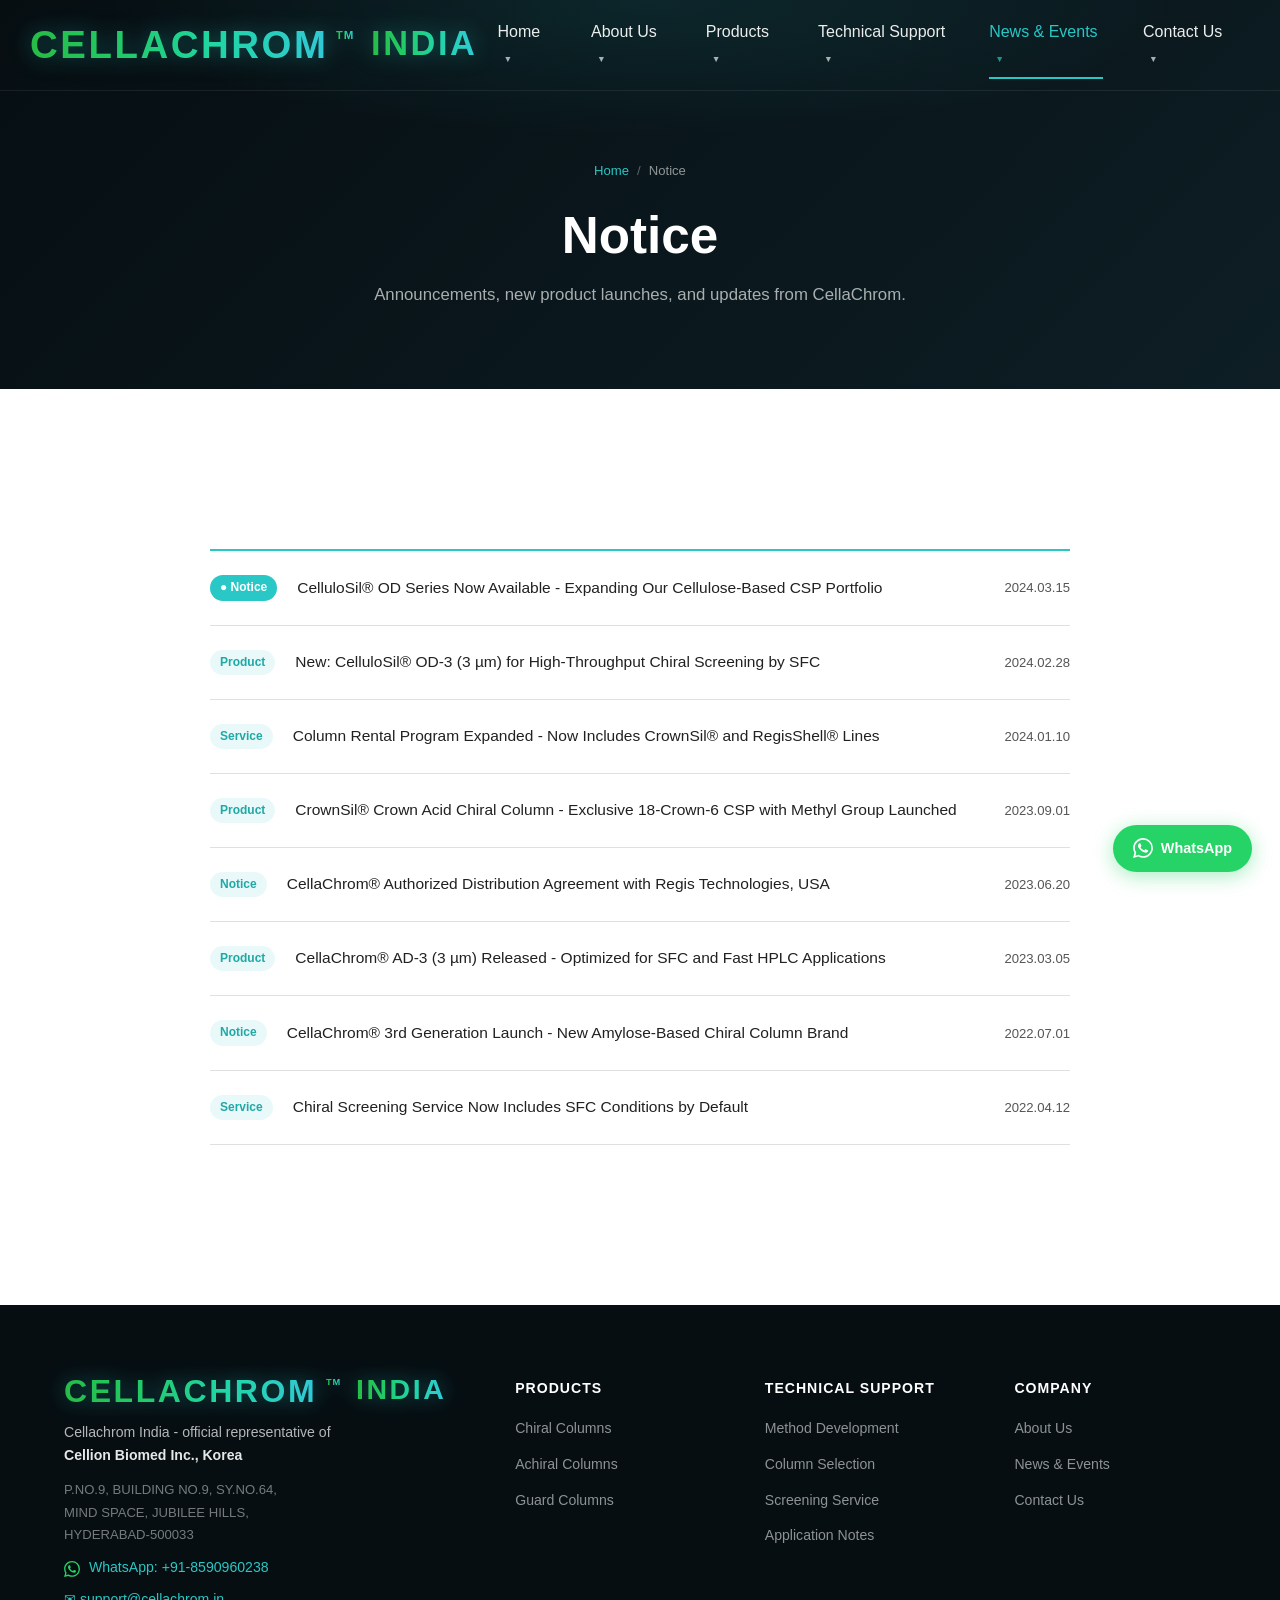
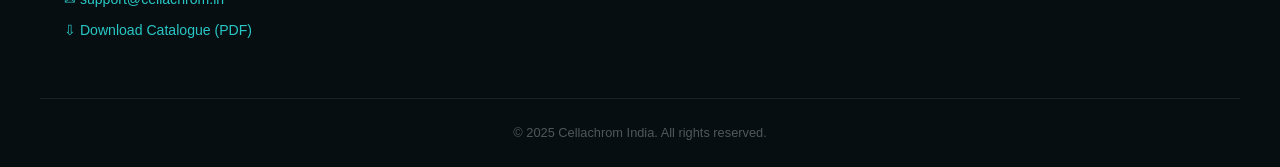
<file: notice.html>
<!DOCTYPE html>
<html lang="en">
<head>
 <meta charset="UTF-8" />
 <meta name="viewport" content="width=device-width, initial-scale=1.0" />
 <meta name="referrer" content="strict-origin-when-cross-origin" />
 <meta http-equiv="Content-Security-Policy" content="default-src 'self'; script-src 'self'; style-src 'self' 'unsafe-inline' https://fonts.googleapis.com; img-src 'self' data: https:; font-src 'self' https://fonts.gstatic.com data:; connect-src 'self'; frame-src https://maps.google.com https://www.google.com https://maps.googleusercontent.com; object-src 'none'; base-uri 'self'; form-action 'self'; upgrade-insecure-requests" />
 <title>Notice - CellaChrom</title>
 <link rel="preconnect" href="https://fonts.googleapis.com" />
 <link href="https://fonts.googleapis.com/css2?family=Noto+Sans:wght@300;400;500;600;700&family=Orbitron:wght@700;900&family=Oswald:wght@500;600;700&display=swap" rel="stylesheet" />
 <link rel="stylesheet" href="style.css?v=4" />
 <style>
 .notice-page { padding: 80px 0; max-width: 860px; margin: 0 auto; }
 .notice-list { list-style: none; }
 .notice-item { border-bottom: 1px solid var(--border); padding: 24px 0; display: grid; grid-template-columns: auto 1fr auto; gap: 20px; align-items: center; transition: background 0.2s; cursor: pointer; }
 .notice-item:first-child { border-top: 2px solid var(--teal); }
 .notice-badge { font-size: 0.75rem; font-weight: 700; background: rgba(41,199,197,0.1); color: var(--teal-dark); padding: 3px 10px; border-radius: 100px; white-space: nowrap; }
 .notice-badge.pin { background: var(--teal); color: #fff; }
 .notice-title { font-weight: 500; font-size: 0.97rem; color: var(--text); transition: color 0.2s; }
 .notice-item:hover .notice-title { color: var(--teal-dark); }
 .notice-date { font-size: 0.82rem; color: var(--text-light); white-space: nowrap; }
 </style>
</head>
<body>
 <header id="site-header">
 <div class="header-inner">
 <a class="logo" href="index.html" aria-label="Cellachrom India home"><span class="logo-wordmark" aria-hidden="true"><span class="logo-main">CELLACHROM</span><sup class="logo-mark">TM</sup><span class="logo-region">INDIA</span></span></a>
 <nav class="main-nav">
 <ul>
     <li class="has-dropdown">
      <a href="index.html">Home <span class="arrow">&#9660;</span></a>
      <ul class="dropdown">
       <li><a href="index.html#who-we-are">Who Are We</a></li>
       <li><a href="index.html#products">Our Products</a></li>
       <li><a href="index.html#accreditation">Accreditation</a></li>
       <li><a href="index.html#global-presence">Global Presence</a></li>
       <li><a href="index.html#product-list">Product List</a></li>
      </ul>
     </li>
     <li class="has-dropdown">
      <a href="company.html">About Us <span class="arrow">&#9660;</span></a>
      <ul class="dropdown">
       <li><a href="company.html#vision">Vision &amp; Mission</a></li>
       <li><a href="company.html#korea-affiliation">CellaChrom Korea</a></li>
       <li><a href="company.html#director">Director Message</a></li>
       <li><a href="company.html#core-values">Core Values</a></li>
      </ul>
     </li>
     <li class="has-dropdown">
      <a href="products.html">Products <span class="arrow">&#9660;</span></a>
      <ul class="dropdown mega-dropdown">
       <li class="mega-col">
        <a class="mega-col-title" href="chiral-columns.html">Chiral Columns</a>
        <ul class="mega-sub">
         <li><a href="chiral-columns.html#cellulosil">CelluloSil<sup>&#174;</sup></a></li>
         <li><a href="chiral-columns.html#amylosil">AmyloSil<sup>&#174;</sup></a></li>
         <li><a href="chiral-columns.html#crownsil">CrownSil<sup>&#174;</sup></a></li>
        </ul>
       </li>
       <li class="mega-col">
        <a class="mega-col-title" href="general-columns.html">Achiral Columns</a>
        <ul class="mega-sub">
         <li><a href="general-columns.html#reverse-phase">Reverse Phase (C18, C8, C4)</a></li>
         <li><a href="general-columns.html#normal-phase">Normal Phase (APS, Sil)</a></li>
        </ul>
       </li>
       <li class="mega-col">
        <a class="mega-col-title" href="guard-columns.html">Guard Columns</a>
        <ul class="mega-sub">
         <li><a href="guard-columns.html">Guard Tube</a></li>
         <li><a href="guard-columns.html">Cartridge Holder</a></li>
        </ul>
       </li>
       <li class="mega-col">
        <a class="mega-col-title" href="technical-support.html#screening">SFC / Preparative</a>
        <ul class="mega-sub">
         <li><a href="technical-support.html#screening">Preparative SFC</a></li>
         <li><a href="https://www.sepu.top/coa_form_overseas/" target="_blank" rel="noopener">CoA Search &#8599;</a></li>
        </ul>
       </li>
      </ul>
     </li>
     <li class="has-dropdown">
      <a href="technical-support.html">Technical Support <span class="arrow">&#9660;</span></a>
      <ul class="dropdown">
       <li><a href="technical-support.html#method">Method Development</a></li>
       <li><a href="technical-support.html#selection">Column Selection</a></li>
       <li><a href="technical-support.html#screening">Screening &amp; Isolation</a></li>
       <li><a href="technical-support.html#user-manual">User Manual</a></li>
       <li><a href="technical-support.html#impurities">Impurities Supply</a></li>
       <li><a href="technical-support.html#appnotes">Application Notes</a></li>
      </ul>
     </li>
     <li class="has-dropdown">
      <a href="notice.html" class="active">News &amp; Events <span class="arrow">&#9660;</span></a>
      <ul class="dropdown">
       <li><a href="notice.html#india-opening">India Opening</a></li>
       <li><a href="notice.html#international">International Events</a></li>
       <li><a href="notice.html#local">Local Events</a></li>
       <li><a href="notice.html#collaborations">Collaborations</a></li>
       <li><a href="notice.html#partners">Partners</a></li>
      </ul>
     </li>
     <li class="has-dropdown">
      <a href="contact.html">Contact Us <span class="arrow">&#9660;</span></a>
      <ul class="dropdown">
       <li><a href="contact.html#india">India</a></li>
       <li><a href="contact.html#korea">Korea (HQ)</a></li>
       <li><a href="contact.html#us">United States</a></li>
       <li><a href="contact.html#partners">Global Partners</a></li>
      </ul>
     </li>
    </ul>
   </nav>
   <button class="hamburger" id="hamburger"><span></span><span></span><span></span></button>
  </div>
  <nav class="mobile-nav" id="mobile-nav">
   <ul>
    <li><a href="index.html">Home</a></li>
    <li><a href="company.html">About Us</a></li>
    <li class="mobile-dropdown"><button class="mobile-toggle">Products <span class="arrow">&#9660;</span></button>
     <ul class="mobile-submenu">
      <li><a href="chiral-columns.html" style="font-weight:600">Chiral Columns</a></li>
      <li><a href="chiral-columns.html#cellulosil" style="padding-left:36px">&#8627; CelluloSil&#174;</a></li>
      <li><a href="chiral-columns.html#amylosil" style="padding-left:36px">&#8627; AmyloSil&#174;</a></li>
      <li><a href="chiral-columns.html#crownsil" style="padding-left:36px">&#8627; CrownSil&#174;</a></li>
      <li><a href="general-columns.html" style="font-weight:600">Achiral Columns</a></li>
      <li><a href="general-columns.html#reverse-phase" style="padding-left:36px">&#8627; Reverse Phase</a></li>
      <li><a href="general-columns.html#normal-phase" style="padding-left:36px">&#8627; Normal Phase</a></li>
      <li><a href="guard-columns.html" style="font-weight:600">Guard Columns</a></li>
     </ul>
    </li>
    <li><a href="technical-support.html">Technical Support</a></li>
    <li><a href="notice.html">News &amp; Events</a></li>
    <li><a href="contact.html">Contact Us</a></li>
   </ul>
  </nav>
 </header>

 <section class="page-hero">
 <div class="container">
 <div class="breadcrumb"><a href="index.html">Home</a><span>/</span><span class="current">Notice</span></div>
 <h1>Notice</h1>
 <p>Announcements, new product launches, and updates from CellaChrom.</p>
 </div>
 </section>

 <section style="padding: 80px 0;">
 <div class="container notice-page">
 <ul class="notice-list">
 <li id="international" class="notice-item">
 <span class="notice-badge pin">&#9679; Notice</span>
 <span class="notice-title">CelluloSil® OD Series Now Available - Expanding Our Cellulose-Based CSP Portfolio</span>
 <span class="notice-date">2024.03.15</span>
 </li>
 <li class="notice-item">
 <span class="notice-badge">Product</span>
 <span class="notice-title">New: CelluloSil® OD-3 (3 µm) for High-Throughput Chiral Screening by SFC</span>
 <span class="notice-date">2024.02.28</span>
 </li>
 <li id="local" class="notice-item">
 <span class="notice-badge">Service</span>
 <span class="notice-title">Column Rental Program Expanded - Now Includes CrownSil® and RegisShell® Lines</span>
 <span class="notice-date">2024.01.10</span>
 </li>
 <li class="notice-item">
 <span class="notice-badge">Product</span>
 <span class="notice-title">CrownSil® Crown Acid Chiral Column - Exclusive 18-Crown-6 CSP with Methyl Group Launched</span>
 <span class="notice-date">2023.09.01</span>
 </li>
 <span id="partners"></span>
 <li id="collaborations" class="notice-item">
 <span class="notice-badge">Notice</span>
 <span class="notice-title">CellaChrom® Authorized Distribution Agreement with Regis Technologies, USA</span>
 <span class="notice-date">2023.06.20</span>
 </li>
 <li class="notice-item">
 <span class="notice-badge">Product</span>
 <span class="notice-title">CellaChrom® AD-3 (3 µm) Released - Optimized for SFC and Fast HPLC Applications</span>
 <span class="notice-date">2023.03.05</span>
 </li>
 <li id="india-opening" class="notice-item">
 <span class="notice-badge">Notice</span>
 <span class="notice-title">CellaChrom® 3rd Generation Launch - New Amylose-Based Chiral Column Brand</span>
 <span class="notice-date">2022.07.01</span>
 </li>
 <li class="notice-item">
 <span class="notice-badge">Service</span>
 <span class="notice-title">Chiral Screening Service Now Includes SFC Conditions by Default</span>
 <span class="notice-date">2022.04.12</span>
 </li>
 </ul>
 </div>
 </section>

 <footer class="site-footer">
 <div class="container footer-grid">
 <div class="footer-brand">
 <a class="logo footer-logo" href="index.html" aria-label="Cellachrom India home"><span class="logo-wordmark" aria-hidden="true"><span class="logo-main">CELLACHROM</span><sup class="logo-mark">TM</sup><span class="logo-region">INDIA</span></span></a>
 <p>Cellachrom India - official representative of<br><strong>Cellion Biomed Inc., Korea</strong></p>
 <p class="footer-addr">P.NO.9, BUILDING NO.9, SY.NO.64,<br>MIND SPACE, JUBILEE HILLS,<br>HYDERABAD-500033</p>
 <p style="margin-top:10px;"><a href="https://wa.me/918590960238" target="_blank" rel="noopener" style="color:var(--teal);"><svg width="16" height="16" viewBox="0 0 24 24" fill="#25D366" style="vertical-align:middle;margin-right:5px;flex-shrink:0;" aria-hidden="true" focusable="false"><path d="M17.472 14.382c-.297-.149-1.758-.867-2.03-.967-.273-.099-.471-.148-.67.15-.197.297-.767.966-.94 1.164-.173.199-.347.223-.644.075-.297-.15-1.255-.463-2.39-1.475-.883-.788-1.48-1.761-1.653-2.059-.173-.297-.018-.458.13-.606.134-.133.298-.347.446-.52.149-.174.198-.298.298-.497.099-.198.05-.371-.025-.52-.075-.149-.669-1.612-.916-2.207-.242-.579-.487-.5-.669-.51-.173-.008-.371-.01-.57-.01-.198 0-.52.074-.792.372-.272.297-1.04 1.016-1.04 2.479 0 1.462 1.065 2.875 1.213 3.074.149.198 2.096 3.2 5.077 4.487.709.306 1.262.489 1.694.625.712.227 1.36.195 1.871.118.571-.085 1.758-.719 2.006-1.413.248-.694.248-1.289.173-1.413-.074-.124-.272-.198-.57-.347m-5.421 7.403h-.004a9.87 9.87 0 01-5.031-1.378l-.361-.214-3.741.982.998-3.648-.235-.374a9.86 9.86 0 01-1.51-5.26c.001-5.45 4.436-9.884 9.888-9.884 2.64 0 5.122 1.03 6.988 2.898a9.825 9.825 0 012.893 6.994c-.003 5.45-4.437 9.884-9.885 9.884m8.413-18.297A11.815 11.815 0 0012.05 0C5.495 0 .16 5.335.157 11.892c0 2.096.547 4.142 1.588 5.945L.057 24l6.305-1.654a11.882 11.882 0 005.683 1.448h.005c6.554 0 11.89-5.335 11.893-11.893a11.821 11.821 0 00-3.48-8.413z"/></svg> WhatsApp: +91-8590960238</a></p>
 <p style="margin-top:6px;"><a href="mailto:support@cellachrom.in" style="color:var(--teal);">&#9993; support@cellachrom.in</a></p>
 <p style="margin-top:6px;"><a href="catalogue.pdf" style="color:var(--teal);">&#8681; Download Catalogue (PDF)</a></p>
 </div>
 <div class="footer-nav-group"><h4>Products</h4><ul><li><a href="chiral-columns.html">Chiral Columns</a></li><li><a href="general-columns.html">Achiral Columns</a></li><li><a href="guard-columns.html">Guard Columns</a></li></ul></div>
 <div class="footer-nav-group"><h4>Technical Support</h4><ul><li><a href="technical-support.html#method">Method Development</a></li><li><a href="technical-support.html#selection">Column Selection</a></li><li><a href="technical-support.html#screening">Screening Service</a></li><li><a href="technical-support.html#appnotes">Application Notes</a></li></ul></div>
 <div class="footer-nav-group"><h4>Company</h4><ul><li><a href="company.html">About Us</a></li><li><a href="notice.html">News &amp; Events</a></li><li><a href="contact.html">Contact Us</a></li></ul></div>
 </div>
 <div class="footer-bottom"><p>&copy; 2025 Cellachrom India. All rights reserved.</p></div>
 </footer>
 <script src="main.js"></script>

 <a class="whatsapp-float" href="https://wa.me/918590960238" target="_blank" rel="noopener">
 <svg aria-hidden="true" focusable="false" width="20" height="20" viewBox="0 0 24 24" fill="currentColor"><path d="M17.472 14.382c-.297-.149-1.758-.867-2.03-.967-.273-.099-.471-.148-.67.15-.197.297-.767.966-.94 1.164-.173.199-.347.223-.644.075-.297-.15-1.255-.463-2.39-1.475-.883-.788-1.48-1.761-1.653-2.059-.173-.297-.018-.458.13-.606.134-.133.298-.347.446-.52.149-.174.198-.298.298-.497.099-.198.05-.371-.025-.52-.075-.149-.669-1.612-.916-2.207-.242-.579-.487-.5-.669-.51-.173-.008-.371-.01-.57-.01-.198 0-.52.074-.792.372-.272.297-1.04 1.016-1.04 2.479 0 1.462 1.065 2.875 1.213 3.074.149.198 2.096 3.2 5.077 4.487.709.306 1.262.489 1.694.625.712.227 1.36.195 1.871.118.571-.085 1.758-.719 2.006-1.413.248-.694.248-1.289.173-1.413-.074-.124-.272-.198-.57-.347m-5.421 7.403h-.004a9.87 9.87 0 01-5.031-1.378l-.361-.214-3.741.982.998-3.648-.235-.374a9.86 9.86 0 01-1.51-5.26c.001-5.45 4.436-9.884 9.888-9.884 2.64 0 5.122 1.03 6.988 2.898a9.825 9.825 0 012.893 6.994c-.003 5.45-4.437 9.884-9.885 9.884m8.413-18.297A11.815 11.815 0 0012.05 0C5.495 0 .16 5.335.157 11.892c0 2.096.547 4.142 1.588 5.945L.057 24l6.305-1.654a11.882 11.882 0 005.683 1.448h.005c6.554 0 11.89-5.335 11.893-11.893a11.821 11.821 0 00-3.48-8.413z"/></svg>
 WhatsApp
 </a>
</body>
</html>
</file>
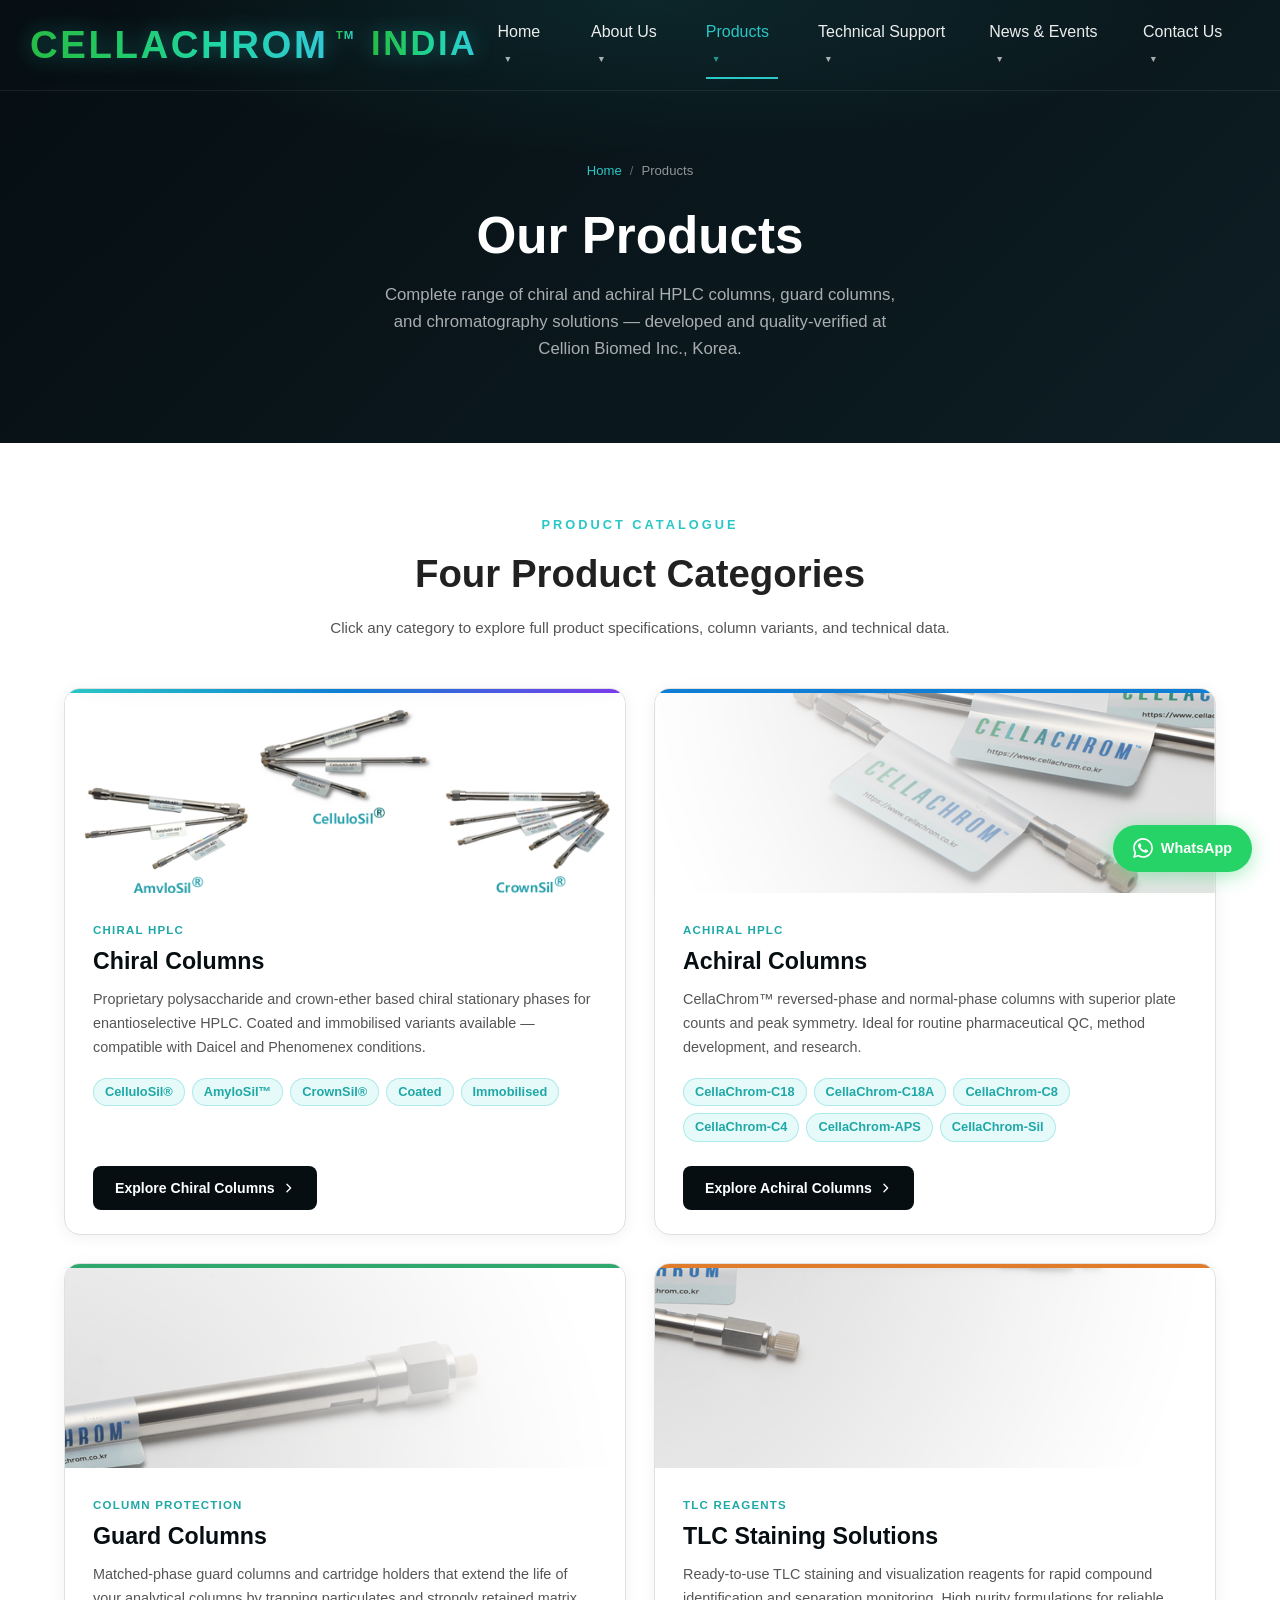
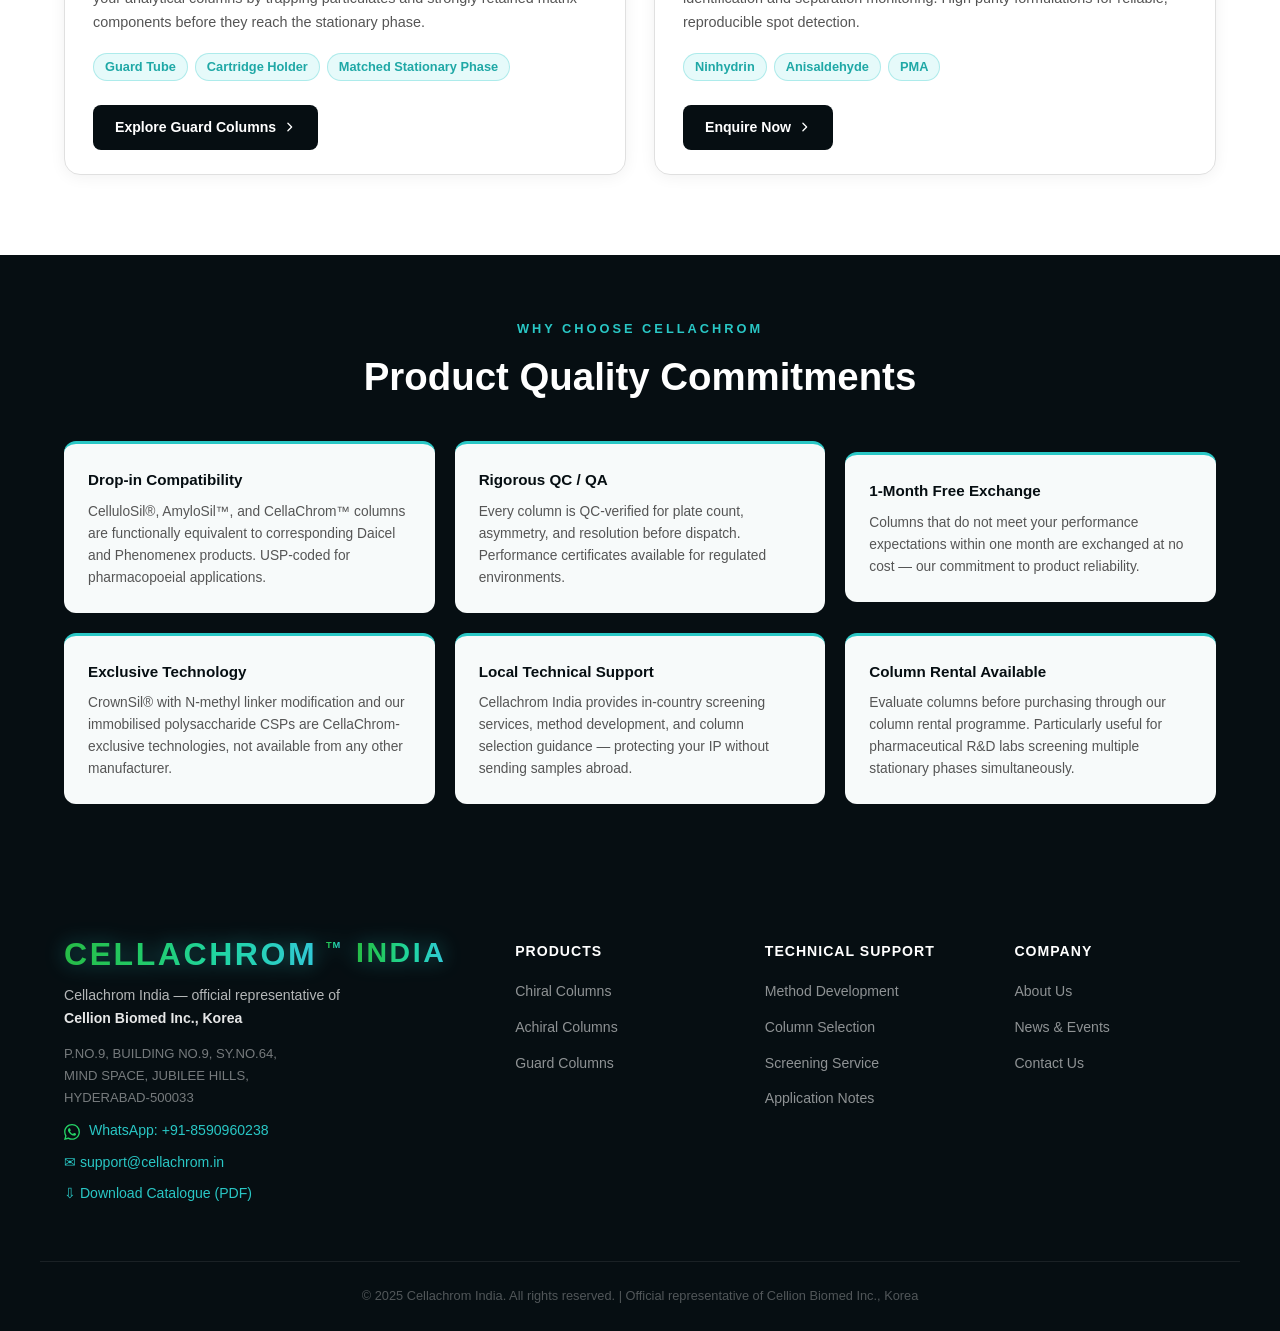
<file: products.html>
<!DOCTYPE html>
<html lang="en">
<head>
 <meta charset="UTF-8" />
 <meta name="viewport" content="width=device-width, initial-scale=1.0" />
 <meta name="referrer" content="strict-origin-when-cross-origin" />
 <meta http-equiv="Content-Security-Policy" content="default-src 'self'; script-src 'self' 'unsafe-inline'; style-src 'self' 'unsafe-inline' https://fonts.googleapis.com; img-src 'self' data: https:; font-src 'self' https://fonts.gstatic.com data:; connect-src 'self'; frame-src https://maps.google.com https://www.google.com; object-src 'none'; base-uri 'self'; form-action 'self'; upgrade-insecure-requests" />
 <title>Products - Cellachrom India</title>
 <link rel="preconnect" href="https://fonts.googleapis.com" />
 <link href="https://fonts.googleapis.com/css2?family=Noto+Sans:wght@300;400;500;600;700&family=Orbitron:wght@700;900&family=Oswald:wght@500;600;700&display=swap" rel="stylesheet" />
 <link rel="stylesheet" href="style.css?v=4" />
 <style>
  /* Products landing page */
  .prod-overview-grid {
   display: grid;
   grid-template-columns: repeat(2, 1fr);
   gap: 28px;
   margin-top: 48px;
  }
  .prod-cat-card {
   border-radius: 16px;
   overflow: hidden;
   border: 1px solid var(--border);
   background: #fff;
   box-shadow: 0 2px 16px rgba(0,0,0,0.06);
   transition: transform 0.22s, box-shadow 0.22s;
   display: flex;
   flex-direction: column;
  }
  .prod-cat-card:hover { transform: translateY(-4px); box-shadow: 0 8px 32px rgba(41,199,197,0.14); }
  .prod-cat-img {
   width: 100%;
   height: 200px;
   object-fit: cover;
   display: block;
  }
  .prod-cat-body {
   padding: 28px 28px 24px;
   flex: 1;
   display: flex;
   flex-direction: column;
  }
  .prod-cat-label {
   font-size: 0.72rem;
   font-weight: 700;
   text-transform: uppercase;
   letter-spacing: 1.2px;
   color: var(--teal-dark);
   margin-bottom: 8px;
  }
  .prod-cat-name {
   font-size: 1.45rem;
   font-weight: 700;
   color: var(--dark);
   margin-bottom: 12px;
  }
  .prod-cat-desc {
   color: var(--text-light);
   font-size: 0.9rem;
   line-height: 1.65;
   margin-bottom: 18px;
  }
  .prod-sub-list {
   display: flex;
   flex-wrap: wrap;
   gap: 7px;
   margin-bottom: 24px;
  }
  .prod-sub-tag {
   background: var(--teal-light);
   color: var(--teal-dark);
   border: 1px solid rgba(41,199,197,0.3);
   border-radius: 100px;
   padding: 3px 11px;
   font-size: 0.8rem;
   font-weight: 600;
  }
  .prod-cat-cta {
   display: inline-flex;
   align-items: center;
   gap: 6px;
   background: var(--dark);
   color: #fff;
   padding: 11px 22px;
   border-radius: 8px;
   font-size: 0.88rem;
   font-weight: 600;
   text-decoration: none;
   transition: background 0.18s;
   margin-top: auto;
   align-self: flex-start;
  }
  .prod-cat-cta:hover { background: var(--teal-dark); }
  .prod-cat-cta svg { flex-shrink: 0; }
  /* Category accent bar at top of card */
  .prod-cat-card::before {
   content: '';
   display: block;
   height: 4px;
   width: 100%;
  }
  .card-chiral::before { background: linear-gradient(90deg, #29c7c5, #0e7fd4, #7c3aed); }
  .card-achiral::before { background: #0e7fd4; }
  .card-guard::before { background: #2ea86c; }
  .card-tlc::before { background: #e07b2a; }
  /* Why choose section */
  .why-grid {
   display: grid;
   grid-template-columns: repeat(3, 1fr);
   gap: 20px;
   margin-top: 40px;
  }
  .why-item {
   background: var(--light-bg);
   border-radius: 12px;
   padding: 24px;
   border-top: 3px solid var(--teal);
  }
  .why-item h4 { font-size: 0.95rem; margin-bottom: 8px; color: var(--dark); }
  .why-item p { color: var(--text-light); font-size: 0.86rem; line-height: 1.6; margin: 0; }
  @media (max-width: 900px) {
   .prod-overview-grid { grid-template-columns: 1fr; }
   .why-grid { grid-template-columns: 1fr; }
  }
 </style>
</head>
<body>

 <header id="site-header">
  <div class="header-inner">
   <a class="logo" href="index.html" aria-label="Cellachrom India home"><span class="logo-wordmark" aria-hidden="true"><span class="logo-main">CELLACHROM</span><sup class="logo-mark">TM</sup><span class="logo-region">INDIA</span></span></a>
   <nav class="main-nav">
    <ul>
     <li class="has-dropdown">
      <a href="index.html">Home <span class="arrow">&#9660;</span></a>
      <ul class="dropdown">
       <li><a href="index.html#who-we-are">Who Are We</a></li>
       <li><a href="index.html#products">Our Products</a></li>
       <li><a href="index.html#accreditation">Accreditation</a></li>
       <li><a href="index.html#global-presence">Global Presence</a></li>
       <li><a href="index.html#product-list">Product List</a></li>
      </ul>
     </li>
     <li class="has-dropdown">
      <a href="company.html">About Us <span class="arrow">&#9660;</span></a>
      <ul class="dropdown">
       <li><a href="company.html#vision">Vision &amp; Mission</a></li>
       <li><a href="company.html#korea-affiliation">CellaChrom Korea</a></li>
       <li><a href="company.html#director">Director Message</a></li>
       <li><a href="company.html#core-values">Core Values</a></li>
      </ul>
     </li>
     <li class="has-dropdown">
      <a href="products.html" class="active">Products <span class="arrow">&#9660;</span></a>
      <ul class="dropdown mega-dropdown">
       <li class="mega-col">
        <a class="mega-col-title" href="chiral-columns.html">Chiral Columns</a>
        <ul class="mega-sub">
         <li><a href="chiral-columns.html#cellulosil">CelluloSil<sup>&#174;</sup></a></li>
         <li><a href="chiral-columns.html#amylosil">AmyloSil<sup>&#8482;</sup></a></li>
         <li><a href="chiral-columns.html#crownsil">CrownSil<sup>&#174;</sup></a></li>
        </ul>
       </li>
       <li class="mega-col">
        <a class="mega-col-title" href="general-columns.html">Achiral Columns</a>
        <ul class="mega-sub">
         <li><a href="general-columns.html#reverse-phase">Reverse Phase (C18, C8, C4)</a></li>
         <li><a href="general-columns.html#normal-phase">Normal Phase (APS, Sil)</a></li>
        </ul>
       </li>
       <li class="mega-col">
        <a class="mega-col-title" href="guard-columns.html">Guard Columns</a>
        <ul class="mega-sub">
         <li><a href="guard-columns.html">Guard Tube</a></li>
         <li><a href="guard-columns.html">Cartridge Holder</a></li>
        </ul>
       </li>
       <li class="mega-col">
        <a class="mega-col-title" href="technical-support.html#screening">SFC / Preparative</a>
        <ul class="mega-sub">
         <li><a href="technical-support.html#screening">Preparative SFC</a></li>
         <li><a href="https://www.sepu.top/coa_form_overseas/" target="_blank" rel="noopener">CoA Search &#8599;</a></li>
        </ul>
       </li>
      </ul>
     </li>
     <li class="has-dropdown">
      <a href="technical-support.html">Technical Support <span class="arrow">&#9660;</span></a>
      <ul class="dropdown">
       <li><a href="technical-support.html#method">Method Development</a></li>
       <li><a href="technical-support.html#selection">Column Selection</a></li>
       <li><a href="technical-support.html#screening">Screening &amp; Isolation</a></li>
       <li><a href="technical-support.html#user-manual">User Manual</a></li>
       <li><a href="technical-support.html#impurities">Impurities Supply</a></li>
       <li><a href="technical-support.html#appnotes">Application Notes</a></li>
      </ul>
     </li>
     <li class="has-dropdown">
      <a href="notice.html">News &amp; Events <span class="arrow">&#9660;</span></a>
      <ul class="dropdown">
       <li><a href="notice.html#india-opening">India Opening</a></li>
       <li><a href="notice.html#international">International Events</a></li>
       <li><a href="notice.html#local">Local Events</a></li>
       <li><a href="notice.html#collaborations">Collaborations</a></li>
       <li><a href="notice.html#partners">Partners</a></li>
      </ul>
     </li>
     <li class="has-dropdown">
      <a href="contact.html">Contact Us <span class="arrow">&#9660;</span></a>
      <ul class="dropdown">
       <li><a href="contact.html#india">India</a></li>
       <li><a href="contact.html#korea">Korea (HQ)</a></li>
       <li><a href="contact.html#us">United States</a></li>
       <li><a href="contact.html#partners">Global Partners</a></li>
      </ul>
     </li>
    </ul>
   </nav>
   <button class="hamburger" id="hamburger"><span></span><span></span><span></span></button>
  </div>
  <nav class="mobile-nav" id="mobile-nav">
   <ul>
    <li><a href="index.html">Home</a></li>
    <li><a href="company.html">About Us</a></li>
    <li class="mobile-dropdown"><button class="mobile-toggle">Products <span class="arrow">&#9660;</span></button>
     <ul class="mobile-submenu">
      <li><a href="chiral-columns.html" style="font-weight:600">Chiral Columns</a></li>
      <li><a href="chiral-columns.html#cellulosil" style="padding-left:36px">&#8627; CelluloSil&#174;</a></li>
      <li><a href="chiral-columns.html#amylosil" style="padding-left:36px">&#8627; AmyloSil&#8482;</a></li>
      <li><a href="chiral-columns.html#crownsil" style="padding-left:36px">&#8627; CrownSil&#174;</a></li>
      <li><a href="general-columns.html" style="font-weight:600">Achiral Columns</a></li>
      <li><a href="general-columns.html#reverse-phase" style="padding-left:36px">&#8627; Reverse Phase</a></li>
      <li><a href="general-columns.html#normal-phase" style="padding-left:36px">&#8627; Normal Phase</a></li>
      <li><a href="guard-columns.html" style="font-weight:600">Guard Columns</a></li>
     </ul>
    </li>
    <li><a href="technical-support.html">Technical Support</a></li>
    <li><a href="notice.html">News &amp; Events</a></li>
    <li><a href="contact.html">Contact Us</a></li>
   </ul>
  </nav>
 </header>

 <section class="page-hero">
  <div class="container">
   <div class="breadcrumb"><a href="index.html">Home</a><span>/</span><span class="current">Products</span></div>
   <h1>Our Products</h1>
   <p>Complete range of chiral and achiral HPLC columns, guard columns, and chromatography solutions — developed and quality-verified at Cellion Biomed Inc., Korea.</p>
  </div>
 </section>

 <!-- Product Categories -->
 <section style="padding: 72px 0 80px;">
  <div class="container">

   <div style="text-align:center; max-width:700px; margin:0 auto 12px;">
    <span class="section-eyebrow">Product Catalogue</span>
    <h2 class="section-title" style="margin-top:8px;">Four Product Categories</h2>
    <p style="color:var(--text-light);font-size:0.95rem;margin-top:12px;">Click any category to explore full product specifications, column variants, and technical data.</p>
   </div>

   <div class="prod-overview-grid">

    <!-- 1. Chiral Columns -->
    <a href="chiral-columns.html" class="prod-cat-card card-chiral" style="text-decoration:none;color:inherit;">
     <img src="images/chiral-columns-trio.png" alt="Chiral HPLC columns — AmyloSil, CelluloSil, CrownSil" class="prod-cat-img" style="object-position:center top;">
     <div class="prod-cat-body">
      <p class="prod-cat-label">Chiral HPLC</p>
      <h2 class="prod-cat-name">Chiral Columns</h2>
      <p class="prod-cat-desc">Proprietary polysaccharide and crown-ether based chiral stationary phases for enantioselective HPLC. Coated and immobilised variants available — compatible with Daicel and Phenomenex conditions.</p>
      <div class="prod-sub-list">
       <span class="prod-sub-tag">CelluloSil&#174;</span>
       <span class="prod-sub-tag">AmyloSil&#8482;</span>
       <span class="prod-sub-tag">CrownSil&#174;</span>
       <span class="prod-sub-tag">Coated</span>
       <span class="prod-sub-tag">Immobilised</span>
      </div>
      <span class="prod-cat-cta">Explore Chiral Columns <svg aria-hidden="true" focusable="false" width="14" height="14" viewBox="0 0 16 16" fill="currentColor"><path d="M6.22 3.22a.75.75 0 011.06 0l4.25 4.25a.75.75 0 010 1.06L7.28 12.78a.75.75 0 01-1.06-1.06L9.94 8 6.22 4.28a.75.75 0 010-1.06z"/></svg></span>
     </div>
    </a>

    <!-- 2. Achiral Columns -->
    <a href="general-columns.html" class="prod-cat-card card-achiral" style="text-decoration:none;color:inherit;">
     <img src="images/products-card-achiral.png" alt="Achiral HPLC columns — CellaChrom series" class="prod-cat-img">
     <div class="prod-cat-body">
      <p class="prod-cat-label">Achiral HPLC</p>
      <h2 class="prod-cat-name">Achiral Columns</h2>
      <p class="prod-cat-desc">CellaChrom&#8482; reversed-phase and normal-phase columns with superior plate counts and peak symmetry. Ideal for routine pharmaceutical QC, method development, and research.</p>
      <div class="prod-sub-list">
       <span class="prod-sub-tag">CellaChrom-C18</span>
       <span class="prod-sub-tag">CellaChrom-C18A</span>
       <span class="prod-sub-tag">CellaChrom-C8</span>
       <span class="prod-sub-tag">CellaChrom-C4</span>
       <span class="prod-sub-tag">CellaChrom-APS</span>
       <span class="prod-sub-tag">CellaChrom-Sil</span>
      </div>
      <span class="prod-cat-cta">Explore Achiral Columns <svg aria-hidden="true" focusable="false" width="14" height="14" viewBox="0 0 16 16" fill="currentColor"><path d="M6.22 3.22a.75.75 0 011.06 0l4.25 4.25a.75.75 0 010 1.06L7.28 12.78a.75.75 0 01-1.06-1.06L9.94 8 6.22 4.28a.75.75 0 010-1.06z"/></svg></span>
     </div>
    </a>

    <!-- 3. Guard Columns -->
    <a href="guard-columns.html" class="prod-cat-card card-guard" style="text-decoration:none;color:inherit;">
     <img src="images/products-card-guard.png" alt="Guard columns for HPLC protection" class="prod-cat-img">
     <div class="prod-cat-body">
      <p class="prod-cat-label">Column Protection</p>
      <h2 class="prod-cat-name">Guard Columns</h2>
      <p class="prod-cat-desc">Matched-phase guard columns and cartridge holders that extend the life of your analytical columns by trapping particulates and strongly retained matrix components before they reach the stationary phase.</p>
      <div class="prod-sub-list">
       <span class="prod-sub-tag">Guard Tube</span>
       <span class="prod-sub-tag">Cartridge Holder</span>
       <span class="prod-sub-tag">Matched Stationary Phase</span>
      </div>
      <span class="prod-cat-cta">Explore Guard Columns <svg aria-hidden="true" focusable="false" width="14" height="14" viewBox="0 0 16 16" fill="currentColor"><path d="M6.22 3.22a.75.75 0 011.06 0l4.25 4.25a.75.75 0 010 1.06L7.28 12.78a.75.75 0 01-1.06-1.06L9.94 8 6.22 4.28a.75.75 0 010-1.06z"/></svg></span>
     </div>
    </a>

    <!-- 4. TLC Staining Solutions -->
    <a href="contact.html" class="prod-cat-card card-tlc" style="text-decoration:none;color:inherit;">
     <img src="images/products-card-tlc.png" alt="TLC staining solutions for chromatography" class="prod-cat-img">
     <div class="prod-cat-body">
      <p class="prod-cat-label">TLC Reagents</p>
      <h2 class="prod-cat-name">TLC Staining Solutions</h2>
      <p class="prod-cat-desc">Ready-to-use TLC staining and visualization reagents for rapid compound identification and separation monitoring. High purity formulations for reliable, reproducible spot detection.</p>
      <div class="prod-sub-list">
       <span class="prod-sub-tag">Ninhydrin</span>
       <span class="prod-sub-tag">Anisaldehyde</span>
       <span class="prod-sub-tag">PMA</span>
      </div>
      <span class="prod-cat-cta">Enquire Now <svg aria-hidden="true" focusable="false" width="14" height="14" viewBox="0 0 16 16" fill="currentColor"><path d="M6.22 3.22a.75.75 0 011.06 0l4.25 4.25a.75.75 0 010 1.06L7.28 12.78a.75.75 0 01-1.06-1.06L9.94 8 6.22 4.28a.75.75 0 010-1.06z"/></svg></span>
     </div>
    </a>

   </div>
  </div>
 </section>

 <!-- Why Cellachrom -->
 <section style="background:var(--dark);padding:64px 0;">
  <div class="container">
   <span class="section-eyebrow" style="display:block;text-align:center;">Why Choose Cellachrom</span>
   <h2 style="color:#fff;text-align:center;margin:8px 0 0;">Product Quality Commitments</h2>
   <div class="why-grid">
    <div class="why-item">
     <h4>Drop-in Compatibility</h4>
     <p>CelluloSil&#174;, AmyloSil&#8482;, and CellaChrom&#8482; columns are functionally equivalent to corresponding Daicel and Phenomenex products. USP-coded for pharmacopoeial applications.</p>
    </div>
    <div class="why-item">
     <h4>Rigorous QC / QA</h4>
     <p>Every column is QC-verified for plate count, asymmetry, and resolution before dispatch. Performance certificates available for regulated environments.</p>
    </div>
    <div class="why-item">
     <h4>1-Month Free Exchange</h4>
     <p>Columns that do not meet your performance expectations within one month are exchanged at no cost — our commitment to product reliability.</p>
    </div>
    <div class="why-item">
     <h4>Exclusive Technology</h4>
     <p>CrownSil&#174; with N-methyl linker modification and our immobilised polysaccharide CSPs are CellaChrom-exclusive technologies, not available from any other manufacturer.</p>
    </div>
    <div class="why-item">
     <h4>Local Technical Support</h4>
     <p>Cellachrom India provides in-country screening services, method development, and column selection guidance — protecting your IP without sending samples abroad.</p>
    </div>
    <div class="why-item">
     <h4>Column Rental Available</h4>
     <p>Evaluate columns before purchasing through our column rental programme. Particularly useful for pharmaceutical R&amp;D labs screening multiple stationary phases simultaneously.</p>
    </div>
   </div>
  </div>
 </section>

 <footer class="site-footer">
  <div class="container footer-grid">
   <div class="footer-brand">
    <a class="logo footer-logo" href="index.html" aria-label="Cellachrom India home"><span class="logo-wordmark" aria-hidden="true"><span class="logo-main">CELLACHROM</span><sup class="logo-mark">TM</sup><span class="logo-region">INDIA</span></span></a>
    <p>Cellachrom India &mdash; official representative of<br><strong>Cellion Biomed Inc., Korea</strong></p>
    <p class="footer-addr">P.NO.9, BUILDING NO.9, SY.NO.64,<br>MIND SPACE, JUBILEE HILLS,<br>HYDERABAD-500033</p>
    <p style="margin-top:10px;"><a href="https://wa.me/918590960238" target="_blank" rel="noopener" style="color:var(--teal);"><svg width="16" height="16" viewBox="0 0 24 24" fill="#25D366" style="vertical-align:middle;margin-right:5px;flex-shrink:0;" aria-hidden="true" focusable="false"><path d="M17.472 14.382c-.297-.149-1.758-.867-2.03-.967-.273-.099-.471-.148-.67.15-.197.297-.767.966-.94 1.164-.173.199-.347.223-.644.075-.297-.15-1.255-.463-2.39-1.475-.883-.788-1.48-1.761-1.653-2.059-.173-.297-.018-.458.13-.606.134-.133.298-.347.446-.52.149-.174.198-.298.298-.497.099-.198.05-.371-.025-.52-.075-.149-.669-1.612-.916-2.207-.242-.579-.487-.5-.669-.51-.173-.008-.371-.01-.57-.01-.198 0-.52.074-.792.372-.272.297-1.04 1.016-1.04 2.479 0 1.462 1.065 2.875 1.213 3.074.149.198 2.096 3.2 5.077 4.487.709.306 1.262.489 1.694.625.712.227 1.36.195 1.871.118.571-.085 1.758-.719 2.006-1.413.248-.694.248-1.289.173-1.413-.074-.124-.272-.198-.57-.347m-5.421 7.403h-.004a9.87 9.87 0 01-5.031-1.378l-.361-.214-3.741.982.998-3.648-.235-.374a9.86 9.86 0 01-1.51-5.26c.001-5.45 4.436-9.884 9.888-9.884 2.64 0 5.122 1.03 6.988 2.898a9.825 9.825 0 012.893 6.994c-.003 5.45-4.437 9.884-9.885 9.884m8.413-18.297A11.815 11.815 0 0012.05 0C5.495 0 .16 5.335.157 11.892c0 2.096.547 4.142 1.588 5.945L.057 24l6.305-1.654a11.882 11.882 0 005.683 1.448h.005c6.554 0 11.89-5.335 11.893-11.893a11.821 11.821 0 00-3.48-8.413z"/></svg> WhatsApp: +91-8590960238</a></p>
    <p style="margin-top:6px;"><a href="mailto:support@cellachrom.in" style="color:var(--teal);">&#9993; support@cellachrom.in</a></p>
    <p style="margin-top:6px;"><a href="catalogue.pdf" style="color:var(--teal);">&#8681; Download Catalogue (PDF)</a></p>
   </div>
   <div class="footer-nav-group"><h4>Products</h4><ul><li><a href="chiral-columns.html">Chiral Columns</a></li><li><a href="general-columns.html">Achiral Columns</a></li><li><a href="guard-columns.html">Guard Columns</a></li></ul></div>
   <div class="footer-nav-group"><h4>Technical Support</h4><ul><li><a href="technical-support.html#method">Method Development</a></li><li><a href="technical-support.html#selection">Column Selection</a></li><li><a href="technical-support.html#screening">Screening Service</a></li><li><a href="technical-support.html#appnotes">Application Notes</a></li></ul></div>
   <div class="footer-nav-group"><h4>Company</h4><ul><li><a href="company.html">About Us</a></li><li><a href="notice.html">News &amp; Events</a></li><li><a href="contact.html">Contact Us</a></li></ul></div>
  </div>
  <div class="footer-bottom"><p>&copy; 2025 Cellachrom India. All rights reserved. | Official representative of Cellion Biomed Inc., Korea</p></div>
 </footer>
 <script src="main.js"></script>
 <a class="whatsapp-float" href="https://wa.me/918590960238" target="_blank" rel="noopener">
  <svg aria-hidden="true" focusable="false" width="20" height="20" viewBox="0 0 24 24" fill="currentColor"><path d="M17.472 14.382c-.297-.149-1.758-.867-2.03-.967-.273-.099-.471-.148-.67.15-.197.297-.767.966-.94 1.164-.173.199-.347.223-.644.075-.297-.15-1.255-.463-2.39-1.475-.883-.788-1.48-1.761-1.653-2.059-.173-.297-.018-.458.13-.606.134-.133.298-.347.446-.52.149-.174.198-.298.298-.497.099-.198.05-.371-.025-.52-.075-.149-.669-1.612-.916-2.207-.242-.579-.487-.5-.669-.51-.173-.008-.371-.01-.57-.01-.198 0-.52.074-.792.372-.272.297-1.04 1.016-1.04 2.479 0 1.462 1.065 2.875 1.213 3.074.149.198 2.096 3.2 5.077 4.487.709.306 1.262.489 1.694.625.712.227 1.36.195 1.871.118.571-.085 1.758-.719 2.006-1.413.248-.694.248-1.289.173-1.413-.074-.124-.272-.198-.57-.347m-5.421 7.403h-.004a9.87 9.87 0 01-5.031-1.378l-.361-.214-3.741.982.998-3.648-.235-.374a9.86 9.86 0 01-1.51-5.26c.001-5.45 4.436-9.884 9.888-9.884 2.64 0 5.122 1.03 6.988 2.898a9.825 9.825 0 012.893 6.994c-.003 5.45-4.437 9.884-9.885 9.884m8.413-18.297A11.815 11.815 0 0012.05 0C5.495 0 .16 5.335.157 11.892c0 2.096.547 4.142 1.588 5.945L.057 24l6.305-1.654a11.882 11.882 0 005.683 1.448h.005c6.554 0 11.89-5.335 11.893-11.893a11.821 11.821 0 00-3.48-8.413z"/></svg>
  WhatsApp
 </a>
</body>
</html>
</file>
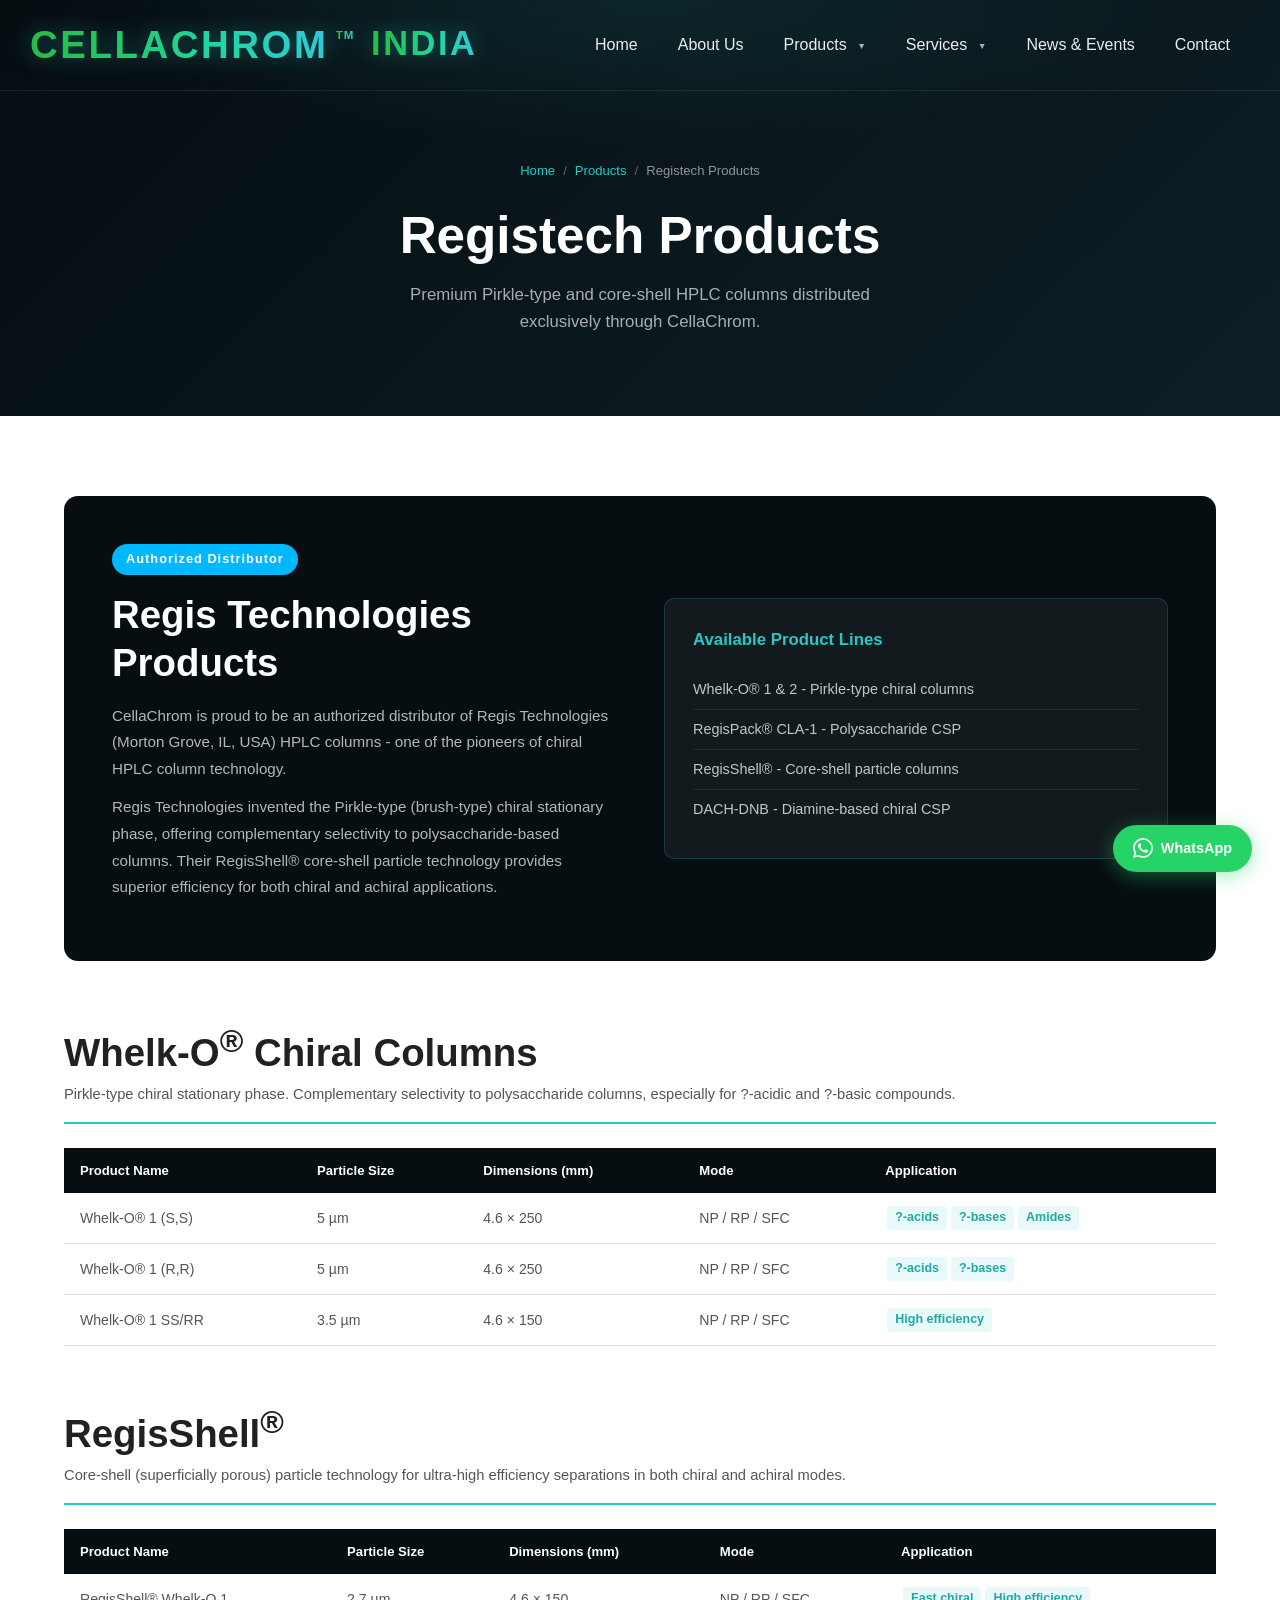
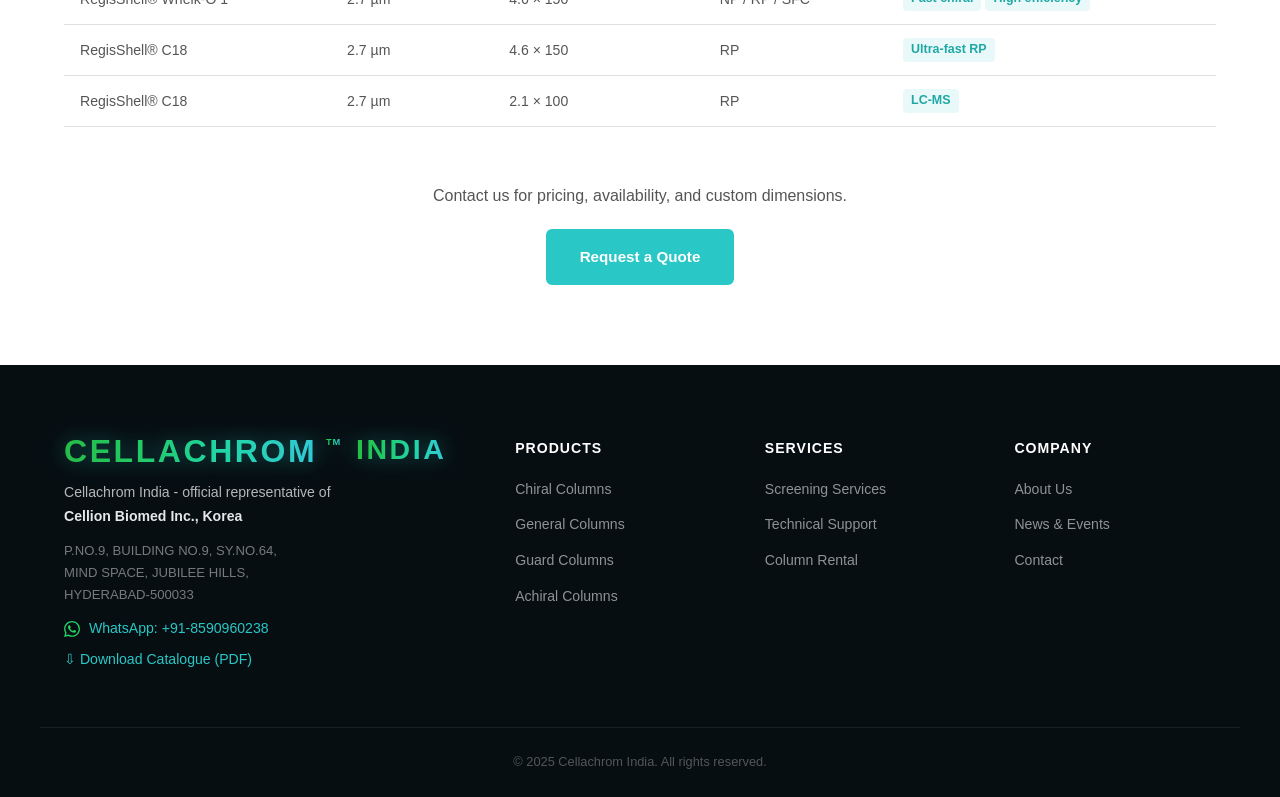
<file: registech-products.html>
<!DOCTYPE html>
<html lang="en">
<head>
 <meta charset="UTF-8" />
 <meta name="viewport" content="width=device-width, initial-scale=1.0" />
 <meta name="referrer" content="strict-origin-when-cross-origin" />
 <meta http-equiv="Content-Security-Policy" content="default-src 'self'; script-src 'self'; style-src 'self' 'unsafe-inline' https://fonts.googleapis.com; img-src 'self' data: https:; font-src 'self' https://fonts.gstatic.com data:; connect-src 'self'; frame-src https://maps.google.com https://www.google.com https://maps.googleusercontent.com; object-src 'none'; base-uri 'self'; form-action 'self'; upgrade-insecure-requests" />
 <title>Registech Products - CellaChrom</title>
 <link rel="preconnect" href="https://fonts.googleapis.com" />
 <link href="https://fonts.googleapis.com/css2?family=Noto+Sans:wght@300;400;500;600;700&family=Orbitron:wght@700;900&family=Oswald:wght@500;600;700&display=swap" rel="stylesheet" />
 <link rel="stylesheet" href="style.css?v=4" />
 <style>
 .products-page { padding: 80px 0; }
 .registech-intro { background: var(--dark); border-radius: 14px; padding: 48px; color: #fff; margin-bottom: 60px; display: grid; grid-template-columns: 1fr 1fr; gap: 48px; align-items: center; }
 .registech-intro h2 { margin-bottom: 16px; }
 .registech-intro p { color: rgba(255,255,255,0.7); font-size: 0.95rem; line-height: 1.75; margin-bottom: 12px; }
 .registech-badge { display: inline-block; background: var(--blue-accent); color: #fff; font-size: 0.8rem; font-weight: 700; letter-spacing: 1px; padding: 5px 14px; border-radius: 100px; margin-bottom: 16px; }
 .product-line { margin-bottom: 56px; }
 .product-line-header { margin-bottom: 24px; padding-bottom: 16px; border-bottom: 2px solid var(--teal); }
 .product-line-header h2 { margin-bottom: 6px; }
 .product-line-header p { color: var(--text-light); font-size: 0.92rem; }
 .spec-table { width: 100%; border-collapse: collapse; font-size: 0.88rem; }
 .spec-table th { background: var(--dark); color: #fff; padding: 12px 16px; text-align: left; font-weight: 600; font-size: 0.82rem; }
 .spec-table td { padding: 11px 16px; border-bottom: 1px solid var(--border); color: var(--text-light); }
 .spec-table tr:hover td { background: var(--teal-light); }
 .tag { display: inline-block; background: rgba(41,199,197,0.1); color: var(--teal-dark); border-radius: 4px; padding: 2px 8px; font-size: 0.78rem; font-weight: 600; margin: 2px; }
 @media (max-width: 767px) { .registech-intro { grid-template-columns: 1fr; } }
 </style>
</head>
<body>
 <header id="site-header">
 <div class="header-inner">
 <a class="logo" href="index.html" aria-label="Cellachrom India home"><span class="logo-wordmark" aria-hidden="true"><span class="logo-main">CELLACHROM</span><sup class="logo-mark">TM</sup><span class="logo-region">INDIA</span></span></a>
 <nav class="main-nav">
 <ul>
 <li><a href="index.html">Home</a></li><li><a href="company.html">About Us</a></li>
     <li class="has-dropdown">
      <a href="products.html" class="active">Products <span class="arrow">&#9660;</span></a>
      <ul class="dropdown mega-dropdown">
       <li class="mega-col">
        <a class="mega-col-title" href="chiral-columns.html">Chiral Columns</a>
        <ul class="mega-sub">
         <li><a href="chiral-columns.html#cellulosil">CelluloSil<sup>&#174;</sup></a></li>
         <li><a href="chiral-columns.html#amylosil">AmyloSil<sup>&#174;</sup></a></li>
         <li><a href="chiral-columns.html#crownsil">CrownSil<sup>&#174;</sup></a></li>
        </ul>
       </li>
       <li class="mega-col">
        <a class="mega-col-title" href="general-columns.html">Achiral Columns</a>
        <ul class="mega-sub">
         <li><a href="general-columns.html#reverse-phase">Reverse Phase (C18, C8, C4)</a></li>
         <li><a href="general-columns.html#normal-phase">Normal Phase (APS, Sil)</a></li>
        </ul>
       </li>
       <li class="mega-col">
        <a class="mega-col-title" href="guard-columns.html">Guard Columns</a>
        <ul class="mega-sub">
         <li><a href="guard-columns.html">Guard Tube</a></li>
         <li><a href="guard-columns.html">Cartridge Holder</a></li>
        </ul>
       </li>
      </ul>
     </li>
 <li class="has-dropdown"><a href="screening-services.html">Services <span class="arrow">&#9660;</span></a><ul class="dropdown"><li><a href="screening-screening-services.html">Screening Services</a></li><li><a href="technical-support.html">Technical Support</a></li><li><a href="column-rental.html">Column Rental</a></li></ul></li>
 <li><a href="notice.html">News &amp; Events</a></li><li><a href="contact.html">Contact</a></li>
 </ul>
 </nav>
 <button class="hamburger" id="hamburger"><span></span><span></span><span></span></button>
 </div>
 <nav class="mobile-nav" id="mobile-nav">
 <ul>
 <li><a href="index.html">Home</a></li><li><a href="company.html">About Us</a></li>
 <li class="mobile-dropdown"><button class="mobile-toggle">Products <span class="arrow">&#9660;</span></button><ul class="mobile-submenu"><li><a href="chiral-columns.html">Chiral Columns</a></li><li><a href="general-columns.html">General Columns</a></li><li><a href="guard-columns.html">Guard Columns</a></li><li><a href="registech-products.html">Registech Products</a></li></ul></li>
 <li class="mobile-dropdown"><button class="mobile-toggle">Services <span class="arrow">&#9660;</span></button><ul class="mobile-submenu"><li><a href="screening-screening-services.html">Screening Services</a></li><li><a href="technical-support.html">Technical Support</a></li><li><a href="column-rental.html">Column Rental</a></li></ul></li>
 <li><a href="notice.html">News &amp; Events</a></li><li><a href="contact.html">Contact</a></li>
 </ul>
 </nav>
 </header>

 <section class="page-hero">
 <div class="container">
 <div class="breadcrumb"><a href="index.html">Home</a><span>/</span><a href="products.html">Products</a><span>/</span><span class="current">Registech Products</span></div>
 <h1>Registech Products</h1>
 <p>Premium Pirkle-type and core-shell HPLC columns distributed exclusively through CellaChrom.</p>
 </div>
 </section>

 <section class="products-page">
 <div class="container">

 <div class="registech-intro">
 <div>
 <span class="registech-badge">Authorized Distributor</span>
 <h2>Regis Technologies Products</h2>
 <p>CellaChrom is proud to be an authorized distributor of Regis Technologies (Morton Grove, IL, USA) HPLC columns - one of the pioneers of chiral HPLC column technology.</p>
 <p>Regis Technologies invented the Pirkle-type (brush-type) chiral stationary phase, offering complementary selectivity to polysaccharide-based columns. Their RegisShell® core-shell particle technology provides superior efficiency for both chiral and achiral applications.</p>
 </div>
 <div>
 <div style="background: rgba(255,255,255,0.05); border: 1px solid rgba(41,199,197,0.2); border-radius: 10px; padding: 28px;">
 <h4 style="color: var(--teal); margin-bottom: 16px;">Available Product Lines</h4>
 <ul style="list-style:none;">
 <li style="color:rgba(255,255,255,0.75); font-size:0.9rem; padding: 8px 0; border-bottom:1px solid rgba(255,255,255,0.08);">Whelk-O® 1 &amp; 2 - Pirkle-type chiral columns</li>
 <li style="color:rgba(255,255,255,0.75); font-size:0.9rem; padding: 8px 0; border-bottom:1px solid rgba(255,255,255,0.08);">RegisPack® CLA-1 - Polysaccharide CSP</li>
 <li style="color:rgba(255,255,255,0.75); font-size:0.9rem; padding: 8px 0; border-bottom:1px solid rgba(255,255,255,0.08);">RegisShell® - Core-shell particle columns</li>
 <li style="color:rgba(255,255,255,0.75); font-size:0.9rem; padding: 8px 0;">DACH-DNB - Diamine-based chiral CSP</li>
 </ul>
 </div>
 </div>
 </div>

 <div class="product-line">
 <div class="product-line-header">
 <h2>Whelk-O<sup>®</sup> Chiral Columns</h2>
 <p>Pirkle-type chiral stationary phase. Complementary selectivity to polysaccharide columns, especially for ?-acidic and ?-basic compounds.</p>
 </div>
 <table class="spec-table">
 <thead><tr><th>Product Name</th><th>Particle Size</th><th>Dimensions (mm)</th><th>Mode</th><th>Application</th></tr></thead>
 <tbody>
 <tr><td>Whelk-O® 1 (S,S)</td><td>5 µm</td><td>4.6 × 250</td><td>NP / RP / SFC</td><td><span class="tag">?-acids</span><span class="tag">?-bases</span><span class="tag">Amides</span></td></tr>
 <tr><td>Whelk-O® 1 (R,R)</td><td>5 µm</td><td>4.6 × 250</td><td>NP / RP / SFC</td><td><span class="tag">?-acids</span><span class="tag">?-bases</span></td></tr>
 <tr><td>Whelk-O® 1 SS/RR</td><td>3.5 µm</td><td>4.6 × 150</td><td>NP / RP / SFC</td><td><span class="tag">High efficiency</span></td></tr>
 </tbody>
 </table>
 </div>

 <div class="product-line">
 <div class="product-line-header">
 <h2>RegisShell<sup>®</sup></h2>
 <p>Core-shell (superficially porous) particle technology for ultra-high efficiency separations in both chiral and achiral modes.</p>
 </div>
 <table class="spec-table">
 <thead><tr><th>Product Name</th><th>Particle Size</th><th>Dimensions (mm)</th><th>Mode</th><th>Application</th></tr></thead>
 <tbody>
 <tr><td>RegisShell® Whelk-O 1</td><td>2.7 µm</td><td>4.6 × 150</td><td>NP / RP / SFC</td><td><span class="tag">Fast chiral</span><span class="tag">High efficiency</span></td></tr>
 <tr><td>RegisShell® C18</td><td>2.7 µm</td><td>4.6 × 150</td><td>RP</td><td><span class="tag">Ultra-fast RP</span></td></tr>
 <tr><td>RegisShell® C18</td><td>2.7 µm</td><td>2.1 × 100</td><td>RP</td><td><span class="tag">LC-MS</span></td></tr>
 </tbody>
 </table>
 </div>

 <div style="text-align:center; margin-top: 16px;">
 <p style="color:var(--text-light); margin-bottom:20px;">Contact us for pricing, availability, and custom dimensions.</p>
 <a href="contact.html" class="btn btn-primary">Request a Quote</a>
 </div>

 </div>
 </section>

 <footer class="site-footer">
 <div class="container footer-grid">
 <div class="footer-brand">
 <a class="logo footer-logo" href="index.html" aria-label="Cellachrom India home"><span class="logo-wordmark" aria-hidden="true"><span class="logo-main">CELLACHROM</span><sup class="logo-mark">TM</sup><span class="logo-region">INDIA</span></span></a>
 <p>Cellachrom India - official representative of<br><strong>Cellion Biomed Inc., Korea</strong></p>
 <p class="footer-addr">P.NO.9, BUILDING NO.9, SY.NO.64,<br>MIND SPACE, JUBILEE HILLS,<br>HYDERABAD-500033</p>
 <p style="margin-top:10px;"><a href="https://wa.me/918590960238" target="_blank" rel="noopener" style="color:var(--teal);"><svg width="16" height="16" viewBox="0 0 24 24" fill="#25D366" style="vertical-align:middle;margin-right:5px;flex-shrink:0;" aria-hidden="true" focusable="false"><path d="M17.472 14.382c-.297-.149-1.758-.867-2.03-.967-.273-.099-.471-.148-.67.15-.197.297-.767.966-.94 1.164-.173.199-.347.223-.644.075-.297-.15-1.255-.463-2.39-1.475-.883-.788-1.48-1.761-1.653-2.059-.173-.297-.018-.458.13-.606.134-.133.298-.347.446-.52.149-.174.198-.298.298-.497.099-.198.05-.371-.025-.52-.075-.149-.669-1.612-.916-2.207-.242-.579-.487-.5-.669-.51-.173-.008-.371-.01-.57-.01-.198 0-.52.074-.792.372-.272.297-1.04 1.016-1.04 2.479 0 1.462 1.065 2.875 1.213 3.074.149.198 2.096 3.2 5.077 4.487.709.306 1.262.489 1.694.625.712.227 1.36.195 1.871.118.571-.085 1.758-.719 2.006-1.413.248-.694.248-1.289.173-1.413-.074-.124-.272-.198-.57-.347m-5.421 7.403h-.004a9.87 9.87 0 01-5.031-1.378l-.361-.214-3.741.982.998-3.648-.235-.374a9.86 9.86 0 01-1.51-5.26c.001-5.45 4.436-9.884 9.888-9.884 2.64 0 5.122 1.03 6.988 2.898a9.825 9.825 0 012.893 6.994c-.003 5.45-4.437 9.884-9.885 9.884m8.413-18.297A11.815 11.815 0 0012.05 0C5.495 0 .16 5.335.157 11.892c0 2.096.547 4.142 1.588 5.945L.057 24l6.305-1.654a11.882 11.882 0 005.683 1.448h.005c6.554 0 11.89-5.335 11.893-11.893a11.821 11.821 0 00-3.48-8.413z"/></svg> WhatsApp: +91-8590960238</a></p>
 <p style="margin-top:6px;"><a href="catalogue.pdf" style="color:var(--teal);">&#8681; Download Catalogue (PDF)</a></p>
 </div>
 <div class="footer-nav-group"><h4>Products</h4><ul><li><a href="chiral-columns.html">Chiral Columns</a></li><li><a href="general-columns.html">General Columns</a></li><li><a href="guard-columns.html">Guard Columns</a></li><li><a href="registech-products.html">Achiral Columns</a></li></ul></div>
 <div class="footer-nav-group"><h4>Services</h4><ul><li><a href="screening-screening-services.html">Screening Services</a></li><li><a href="technical-support.html">Technical Support</a></li><li><a href="column-rental.html">Column Rental</a></li></ul></div>
 <div class="footer-nav-group"><h4>Company</h4><ul><li><a href="company.html">About Us</a></li><li><a href="notice.html">News &amp; Events</a></li><li><a href="contact.html">Contact</a></li></ul></div>
 </div>
 <div class="footer-bottom"><p>&copy; 2025 Cellachrom India. All rights reserved.</p></div>
 </footer>
 <script src="main.js"></script>

 <a class="whatsapp-float" href="https://wa.me/918590960238" target="_blank" rel="noopener">
 <svg aria-hidden="true" focusable="false" width="20" height="20" viewBox="0 0 24 24" fill="currentColor"><path d="M17.472 14.382c-.297-.149-1.758-.867-2.03-.967-.273-.099-.471-.148-.67.15-.197.297-.767.966-.94 1.164-.173.199-.347.223-.644.075-.297-.15-1.255-.463-2.39-1.475-.883-.788-1.48-1.761-1.653-2.059-.173-.297-.018-.458.13-.606.134-.133.298-.347.446-.52.149-.174.198-.298.298-.497.099-.198.05-.371-.025-.52-.075-.149-.669-1.612-.916-2.207-.242-.579-.487-.5-.669-.51-.173-.008-.371-.01-.57-.01-.198 0-.52.074-.792.372-.272.297-1.04 1.016-1.04 2.479 0 1.462 1.065 2.875 1.213 3.074.149.198 2.096 3.2 5.077 4.487.709.306 1.262.489 1.694.625.712.227 1.36.195 1.871.118.571-.085 1.758-.719 2.006-1.413.248-.694.248-1.289.173-1.413-.074-.124-.272-.198-.57-.347m-5.421 7.403h-.004a9.87 9.87 0 01-5.031-1.378l-.361-.214-3.741.982.998-3.648-.235-.374a9.86 9.86 0 01-1.51-5.26c.001-5.45 4.436-9.884 9.888-9.884 2.64 0 5.122 1.03 6.988 2.898a9.825 9.825 0 012.893 6.994c-.003 5.45-4.437 9.884-9.885 9.884m8.413-18.297A11.815 11.815 0 0012.05 0C5.495 0 .16 5.335.157 11.892c0 2.096.547 4.142 1.588 5.945L.057 24l6.305-1.654a11.882 11.882 0 005.683 1.448h.005c6.554 0 11.89-5.335 11.893-11.893a11.821 11.821 0 00-3.48-8.413z"/></svg>
 WhatsApp
 </a>
</body>
</html>
</file>
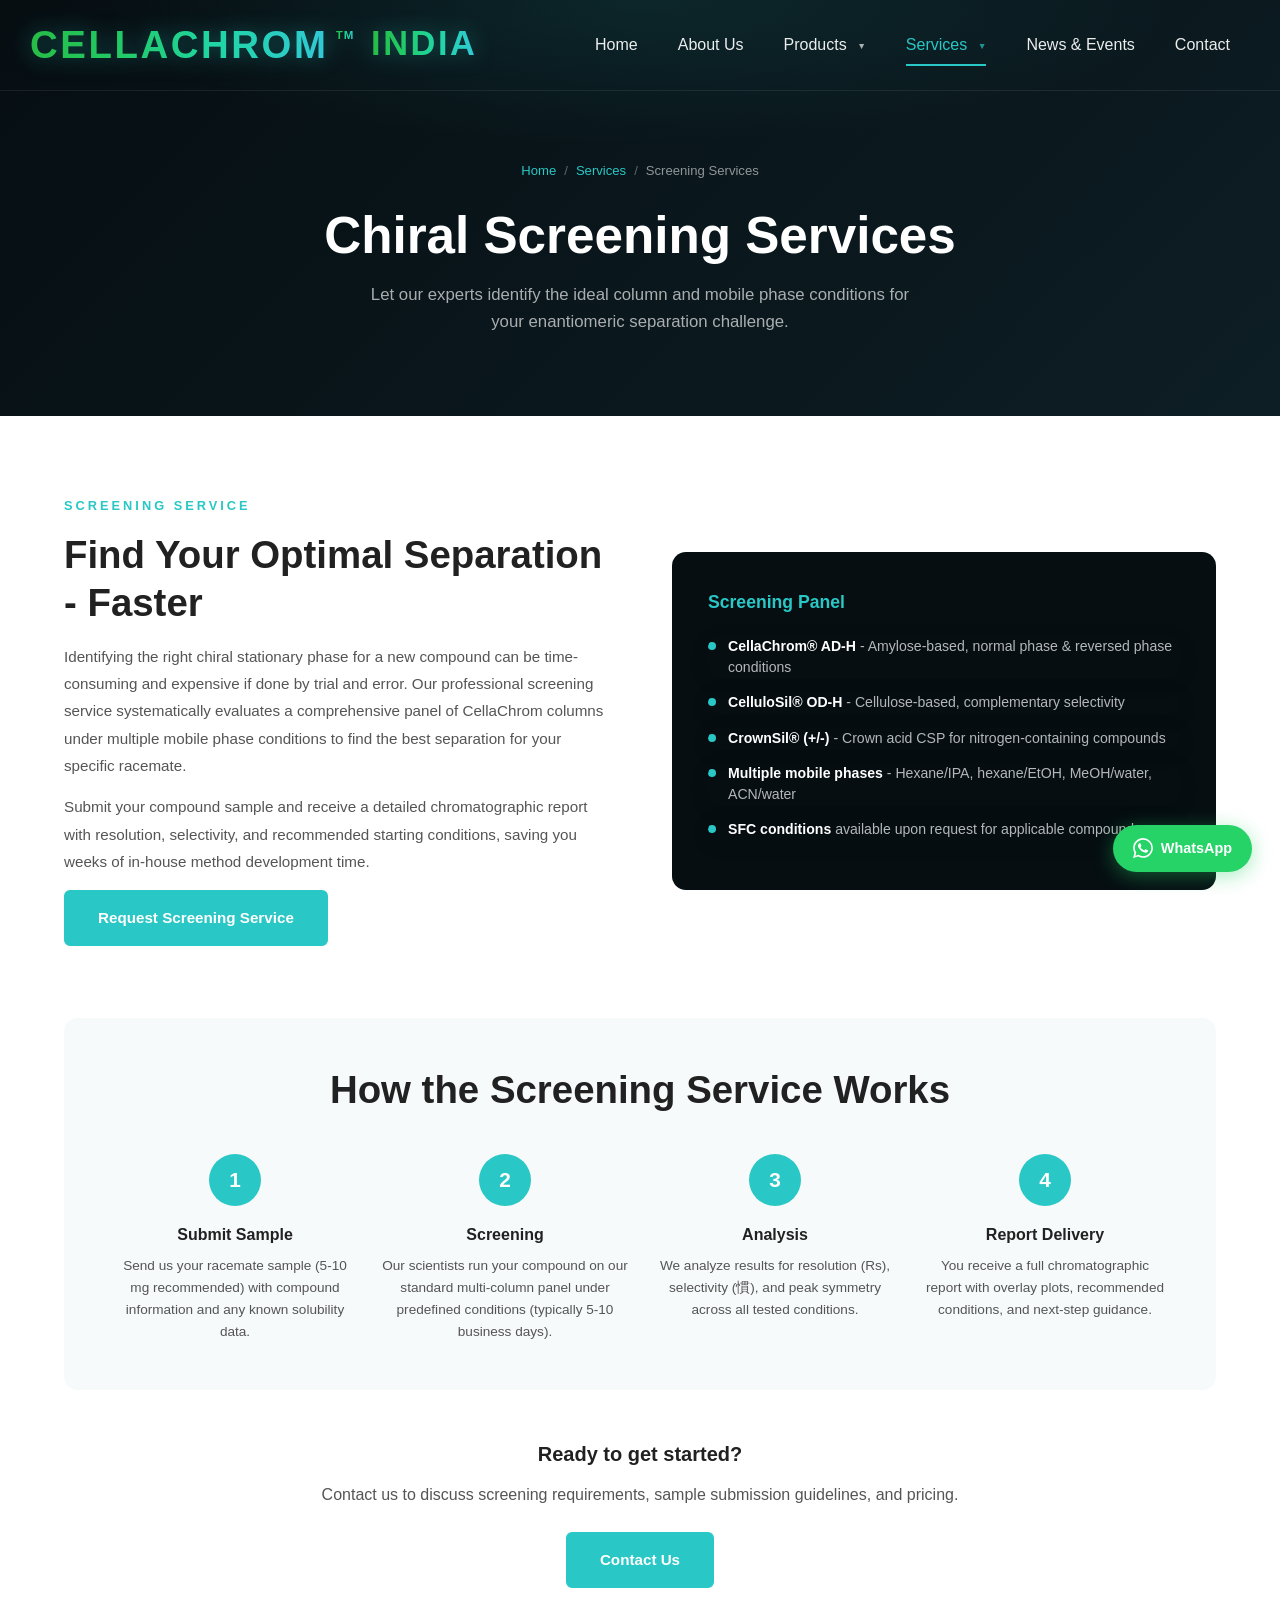
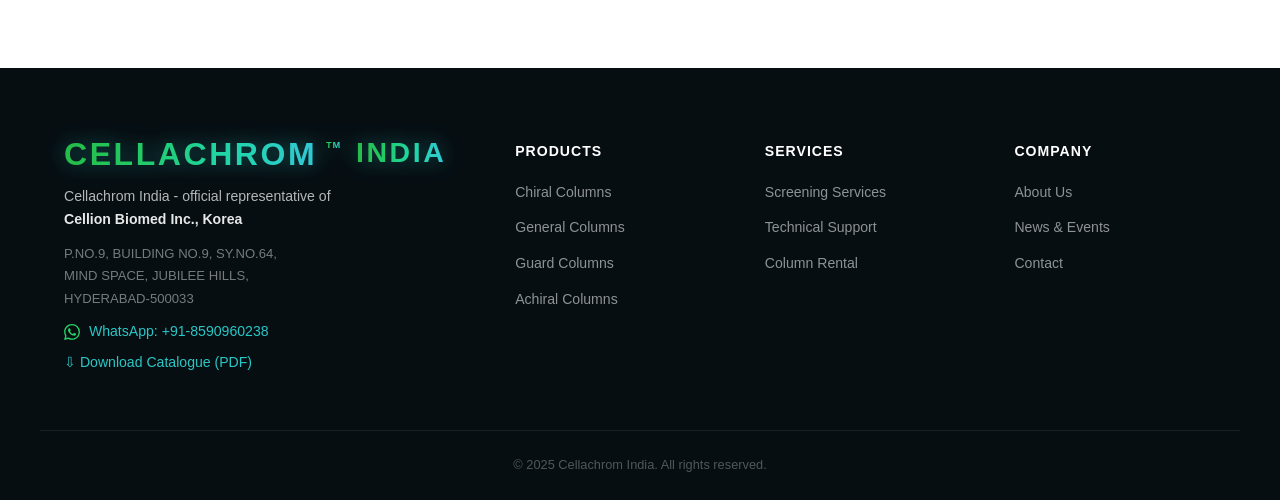
<file: screening-services.html>
<!DOCTYPE html>
<html lang="en">
<head>
 <meta charset="UTF-8" />
 <meta name="viewport" content="width=device-width, initial-scale=1.0" />
 <meta name="referrer" content="strict-origin-when-cross-origin" />
 <meta http-equiv="Content-Security-Policy" content="default-src 'self'; script-src 'self'; style-src 'self' 'unsafe-inline' https://fonts.googleapis.com; img-src 'self' data: https:; font-src 'self' https://fonts.gstatic.com data:; connect-src 'self'; frame-src https://maps.google.com https://www.google.com https://maps.googleusercontent.com; object-src 'none'; base-uri 'self'; form-action 'self'; upgrade-insecure-requests" />
 <title>Screening Services - CellaChrom</title>
 <link rel="preconnect" href="https://fonts.googleapis.com" />
 <link href="https://fonts.googleapis.com/css2?family=Noto+Sans:wght@300;400;500;600;700&family=Orbitron:wght@700;900&family=Oswald:wght@500;600;700&display=swap" rel="stylesheet" />
 <link rel="stylesheet" href="style.css?v=4" />
 <style>
 .service-page { padding: 80px 0; }
 .service-intro { display: grid; grid-template-columns: 1fr 1fr; gap: 64px; align-items: center; margin-bottom: 72px; }
 .service-intro-text h2 { margin-bottom: 16px; }
 .service-intro-text p { color: var(--text-light); line-height: 1.8; margin-bottom: 14px; font-size: 0.95rem; }
 .screening-panel { background: var(--dark); border-radius: 14px; padding: 36px; color: #fff; }
 .screening-panel h3 { margin-bottom: 20px; font-size: 1.1rem; color: var(--teal); }
 .panel-item { display: flex; gap: 12px; margin-bottom: 14px; }
 .panel-dot { width: 8px; height: 8px; border-radius: 50%; background: var(--teal); margin-top: 6px; flex-shrink: 0; }
 .panel-item p { font-size: 0.88rem; color: rgba(255,255,255,0.7); line-height: 1.5; }
 .panel-item strong { color: #fff; }
 .steps-section { background: var(--light-bg); border-radius: 14px; padding: 48px; margin-bottom: 48px; }
 .steps-section h2 { margin-bottom: 40px; text-align: center; }
 .steps { display: grid; grid-template-columns: repeat(4, 1fr); gap: 24px; }
 .step { text-align: center; }
 .step-num { width: 52px; height: 52px; border-radius: 50%; background: var(--teal); color: #fff; font-size: 1.3rem; font-weight: 800; display: flex; align-items: center; justify-content: center; margin: 0 auto 16px; }
 .step h4 { margin-bottom: 8px; font-size: 1rem; }
 .step p { font-size: 0.85rem; color: var(--text-light); line-height: 1.6; }
 @media (max-width: 767px) {
 .service-intro { grid-template-columns: 1fr; }
 .steps { grid-template-columns: 1fr 1fr; }
 }
 </style>
</head>
<body>

 <header id="site-header">
 <div class="header-inner">
 <a class="logo" href="index.html" aria-label="Cellachrom India home"><span class="logo-wordmark" aria-hidden="true"><span class="logo-main">CELLACHROM</span><sup class="logo-mark">TM</sup><span class="logo-region">INDIA</span></span></a>
 <nav class="main-nav">
 <ul>
 <li><a href="index.html">Home</a></li>
 <li><a href="company.html">About Us</a></li>
     <li class="has-dropdown">
      <a href="products.html">Products <span class="arrow">&#9660;</span></a>
      <ul class="dropdown mega-dropdown">
       <li class="mega-col">
        <a class="mega-col-title" href="chiral-columns.html">Chiral Columns</a>
        <ul class="mega-sub">
         <li><a href="chiral-columns.html#cellulosil">CelluloSil<sup>&#174;</sup></a></li>
         <li><a href="chiral-columns.html#amylosil">AmyloSil<sup>&#174;</sup></a></li>
         <li><a href="chiral-columns.html#crownsil">CrownSil<sup>&#174;</sup></a></li>
        </ul>
       </li>
       <li class="mega-col">
        <a class="mega-col-title" href="general-columns.html">Achiral Columns</a>
        <ul class="mega-sub">
         <li><a href="general-columns.html#reverse-phase">Reverse Phase (C18, C8, C4)</a></li>
         <li><a href="general-columns.html#normal-phase">Normal Phase (APS, Sil)</a></li>
        </ul>
       </li>
       <li class="mega-col">
        <a class="mega-col-title" href="guard-columns.html">Guard Columns</a>
        <ul class="mega-sub">
         <li><a href="guard-columns.html">Guard Tube</a></li>
         <li><a href="guard-columns.html">Cartridge Holder</a></li>
        </ul>
       </li>
      </ul>
     </li>
 <li class="has-dropdown"><a href="screening-services.html" class="active">Services <span class="arrow">&#9660;</span></a><ul class="dropdown"><li><a href="screening-screening-services.html">Screening Services</a></li><li><a href="technical-support.html">Technical Support</a></li><li><a href="column-rental.html">Column Rental</a></li></ul></li>
 <li><a href="notice.html">News &amp; Events</a></li>
 <li><a href="contact.html">Contact</a></li>
 </ul>
 </nav>
 <button class="hamburger" id="hamburger"><span></span><span></span><span></span></button>
 </div>
 <nav class="mobile-nav" id="mobile-nav">
 <ul>
 <li><a href="index.html">Home</a></li>
 <li><a href="company.html">About Us</a></li>
 <li class="mobile-dropdown"><button class="mobile-toggle">Products <span class="arrow">&#9660;</span></button><ul class="mobile-submenu"><li><a href="chiral-columns.html">Chiral Columns</a></li><li><a href="general-columns.html">General Columns</a></li><li><a href="guard-columns.html">Guard Columns</a></li><li><a href="registech-products.html">Registech Products</a></li></ul></li>
 <li class="mobile-dropdown"><button class="mobile-toggle">Services <span class="arrow">&#9660;</span></button><ul class="mobile-submenu"><li><a href="screening-screening-services.html">Screening Services</a></li><li><a href="technical-support.html">Technical Support</a></li><li><a href="column-rental.html">Column Rental</a></li></ul></li>
 <li><a href="notice.html">News &amp; Events</a></li>
 <li><a href="contact.html">Contact</a></li>
 </ul>
 </nav>
 </header>

 <section class="page-hero">
 <div class="container">
 <div class="breadcrumb"><a href="index.html">Home</a><span>/</span><a href="screening-services.html">Services</a><span>/</span><span class="current">Screening Services</span></div>
 <h1>Chiral Screening Services</h1>
 <p>Let our experts identify the ideal column and mobile phase conditions for your enantiomeric separation challenge.</p>
 </div>
 </section>

 <section class="service-page">
 <div class="container">

 <div class="service-intro">
 <div class="service-intro-text">
 <span class="section-eyebrow">Screening Service</span>
 <h2>Find Your Optimal Separation - Faster</h2>
 <p>Identifying the right chiral stationary phase for a new compound can be time-consuming and expensive if done by trial and error. Our professional screening service systematically evaluates a comprehensive panel of CellaChrom columns under multiple mobile phase conditions to find the best separation for your specific racemate.</p>
 <p>Submit your compound sample and receive a detailed chromatographic report with resolution, selectivity, and recommended starting conditions, saving you weeks of in-house method development time.</p>
 <a href="contact.html" class="btn btn-primary">Request Screening Service</a>
 </div>
 <div class="screening-panel">
 <h3>Screening Panel</h3>
 <div class="panel-item"><div class="panel-dot"></div><p><strong>CellaChrom® AD-H</strong> - Amylose-based, normal phase &amp; reversed phase conditions</p></div>
 <div class="panel-item"><div class="panel-dot"></div><p><strong>CelluloSil® OD-H</strong> - Cellulose-based, complementary selectivity</p></div>
 <div class="panel-item"><div class="panel-dot"></div><p><strong>CrownSil® (+/-)</strong> - Crown acid CSP for nitrogen-containing compounds</p></div>
 <div class="panel-item"><div class="panel-dot"></div><p><strong>Multiple mobile phases</strong> - Hexane/IPA, hexane/EtOH, MeOH/water, ACN/water</p></div>
 <div class="panel-item"><div class="panel-dot"></div><p><strong>SFC conditions</strong> available upon request for applicable compounds</p></div>
 </div>
 </div>

 <div class="steps-section">
 <h2>How the Screening Service Works</h2>
 <div class="steps">
 <div class="step"><div class="step-num">1</div><h4>Submit Sample</h4><p>Send us your racemate sample (5-10 mg recommended) with compound information and any known solubility data.</p></div>
 <div class="step"><div class="step-num">2</div><h4>Screening</h4><p>Our scientists run your compound on our standard multi-column panel under predefined conditions (typically 5-10 business days).</p></div>
 <div class="step"><div class="step-num">3</div><h4>Analysis</h4><p>We analyze results for resolution (Rs), selectivity (慣), and peak symmetry across all tested conditions.</p></div>
 <div class="step"><div class="step-num">4</div><h4>Report Delivery</h4><p>You receive a full chromatographic report with overlay plots, recommended conditions, and next-step guidance.</p></div>
 </div>
 </div>

 <div style="text-align:center;">
 <h3 style="margin-bottom:12px;">Ready to get started?</h3>
 <p style="color:var(--text-light); margin-bottom:24px;">Contact us to discuss screening requirements, sample submission guidelines, and pricing.</p>
 <a href="contact.html" class="btn btn-primary">Contact Us</a>
 </div>

 </div>
 </section>

 <footer class="site-footer">
 <div class="container footer-grid">
 <div class="footer-brand">
 <a class="logo footer-logo" href="index.html" aria-label="Cellachrom India home"><span class="logo-wordmark" aria-hidden="true"><span class="logo-main">CELLACHROM</span><sup class="logo-mark">TM</sup><span class="logo-region">INDIA</span></span></a>
 <p>Cellachrom India - official representative of<br><strong>Cellion Biomed Inc., Korea</strong></p>
 <p class="footer-addr">P.NO.9, BUILDING NO.9, SY.NO.64,<br>MIND SPACE, JUBILEE HILLS,<br>HYDERABAD-500033</p>
 <p style="margin-top:10px;"><a href="https://wa.me/918590960238" target="_blank" rel="noopener" style="color:var(--teal);"><svg width="16" height="16" viewBox="0 0 24 24" fill="#25D366" style="vertical-align:middle;margin-right:5px;flex-shrink:0;" aria-hidden="true" focusable="false"><path d="M17.472 14.382c-.297-.149-1.758-.867-2.03-.967-.273-.099-.471-.148-.67.15-.197.297-.767.966-.94 1.164-.173.199-.347.223-.644.075-.297-.15-1.255-.463-2.39-1.475-.883-.788-1.48-1.761-1.653-2.059-.173-.297-.018-.458.13-.606.134-.133.298-.347.446-.52.149-.174.198-.298.298-.497.099-.198.05-.371-.025-.52-.075-.149-.669-1.612-.916-2.207-.242-.579-.487-.5-.669-.51-.173-.008-.371-.01-.57-.01-.198 0-.52.074-.792.372-.272.297-1.04 1.016-1.04 2.479 0 1.462 1.065 2.875 1.213 3.074.149.198 2.096 3.2 5.077 4.487.709.306 1.262.489 1.694.625.712.227 1.36.195 1.871.118.571-.085 1.758-.719 2.006-1.413.248-.694.248-1.289.173-1.413-.074-.124-.272-.198-.57-.347m-5.421 7.403h-.004a9.87 9.87 0 01-5.031-1.378l-.361-.214-3.741.982.998-3.648-.235-.374a9.86 9.86 0 01-1.51-5.26c.001-5.45 4.436-9.884 9.888-9.884 2.64 0 5.122 1.03 6.988 2.898a9.825 9.825 0 012.893 6.994c-.003 5.45-4.437 9.884-9.885 9.884m8.413-18.297A11.815 11.815 0 0012.05 0C5.495 0 .16 5.335.157 11.892c0 2.096.547 4.142 1.588 5.945L.057 24l6.305-1.654a11.882 11.882 0 005.683 1.448h.005c6.554 0 11.89-5.335 11.893-11.893a11.821 11.821 0 00-3.48-8.413z"/></svg> WhatsApp: +91-8590960238</a></p>
 <p style="margin-top:6px;"><a href="catalogue.pdf" style="color:var(--teal);">&#8681; Download Catalogue (PDF)</a></p>
 </div>
 <div class="footer-nav-group"><h4>Products</h4><ul><li><a href="chiral-columns.html">Chiral Columns</a></li><li><a href="general-columns.html">General Columns</a></li><li><a href="guard-columns.html">Guard Columns</a></li><li><a href="registech-products.html">Achiral Columns</a></li></ul></div>
 <div class="footer-nav-group"><h4>Services</h4><ul><li><a href="screening-screening-services.html">Screening Services</a></li><li><a href="technical-support.html">Technical Support</a></li><li><a href="column-rental.html">Column Rental</a></li></ul></div>
 <div class="footer-nav-group"><h4>Company</h4><ul><li><a href="company.html">About Us</a></li><li><a href="notice.html">News &amp; Events</a></li><li><a href="contact.html">Contact</a></li></ul></div>
 </div>
 <div class="footer-bottom"><p>&copy; 2025 Cellachrom India. All rights reserved.</p></div>
 </footer>
 <script src="main.js"></script>

 <a class="whatsapp-float" href="https://wa.me/918590960238" target="_blank" rel="noopener">
 <svg aria-hidden="true" focusable="false" width="20" height="20" viewBox="0 0 24 24" fill="currentColor"><path d="M17.472 14.382c-.297-.149-1.758-.867-2.03-.967-.273-.099-.471-.148-.67.15-.197.297-.767.966-.94 1.164-.173.199-.347.223-.644.075-.297-.15-1.255-.463-2.39-1.475-.883-.788-1.48-1.761-1.653-2.059-.173-.297-.018-.458.13-.606.134-.133.298-.347.446-.52.149-.174.198-.298.298-.497.099-.198.05-.371-.025-.52-.075-.149-.669-1.612-.916-2.207-.242-.579-.487-.5-.669-.51-.173-.008-.371-.01-.57-.01-.198 0-.52.074-.792.372-.272.297-1.04 1.016-1.04 2.479 0 1.462 1.065 2.875 1.213 3.074.149.198 2.096 3.2 5.077 4.487.709.306 1.262.489 1.694.625.712.227 1.36.195 1.871.118.571-.085 1.758-.719 2.006-1.413.248-.694.248-1.289.173-1.413-.074-.124-.272-.198-.57-.347m-5.421 7.403h-.004a9.87 9.87 0 01-5.031-1.378l-.361-.214-3.741.982.998-3.648-.235-.374a9.86 9.86 0 01-1.51-5.26c.001-5.45 4.436-9.884 9.888-9.884 2.64 0 5.122 1.03 6.988 2.898a9.825 9.825 0 012.893 6.994c-.003 5.45-4.437 9.884-9.885 9.884m8.413-18.297A11.815 11.815 0 0012.05 0C5.495 0 .16 5.335.157 11.892c0 2.096.547 4.142 1.588 5.945L.057 24l6.305-1.654a11.882 11.882 0 005.683 1.448h.005c6.554 0 11.89-5.335 11.893-11.893a11.821 11.821 0 00-3.48-8.413z"/></svg>
 WhatsApp
 </a>
</body>
</html>
</file>
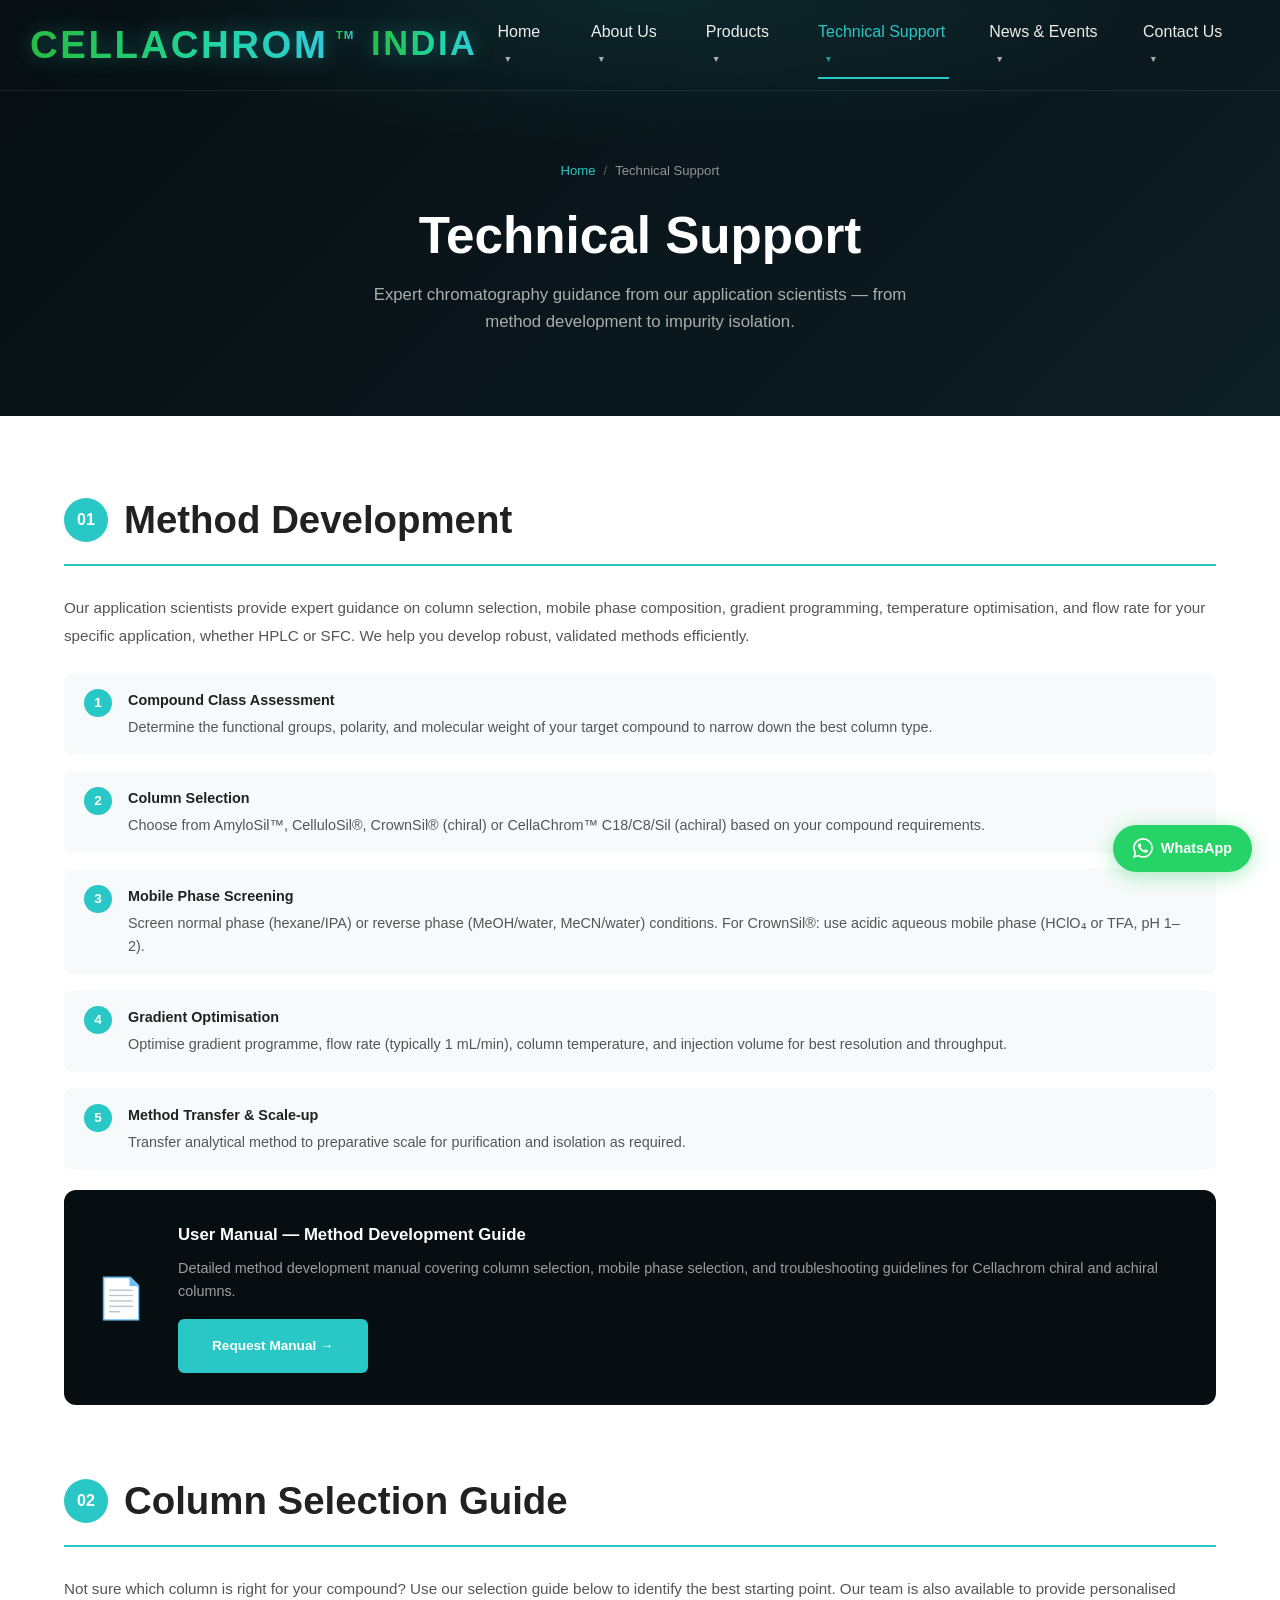
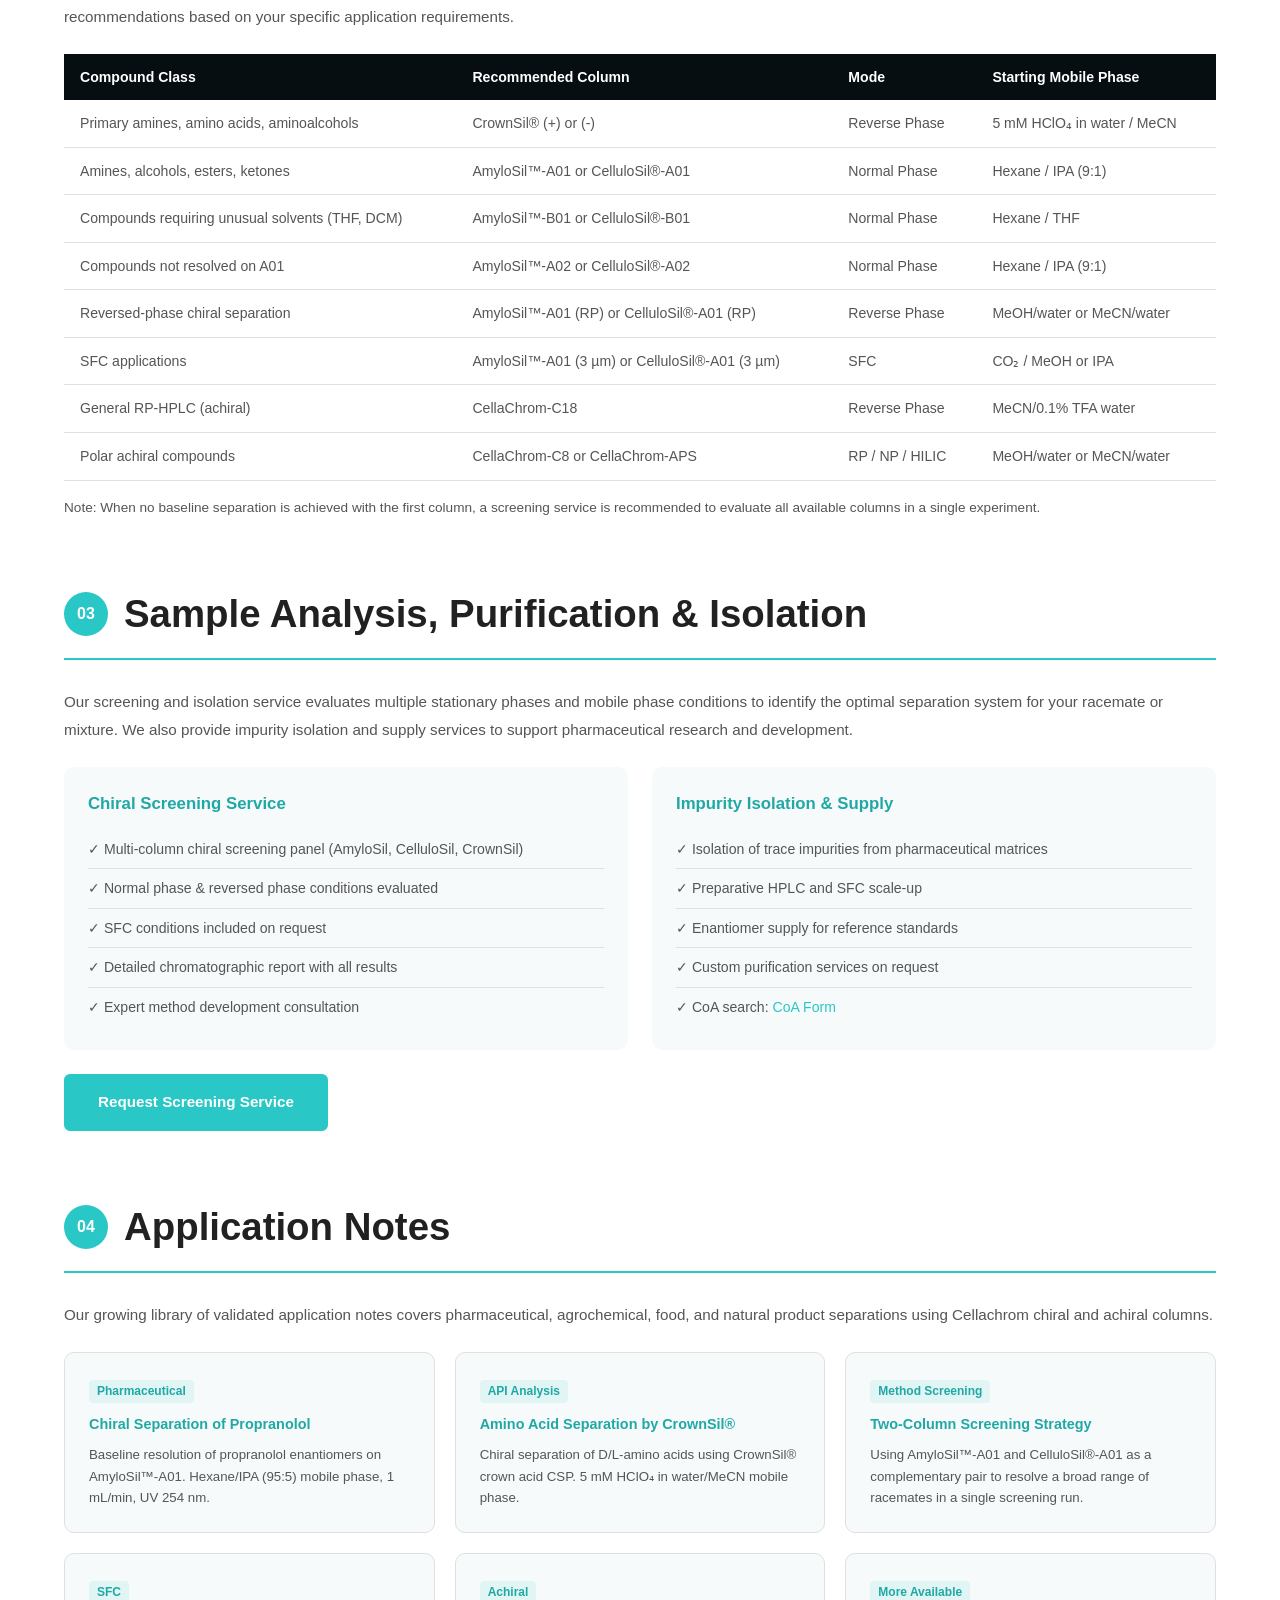
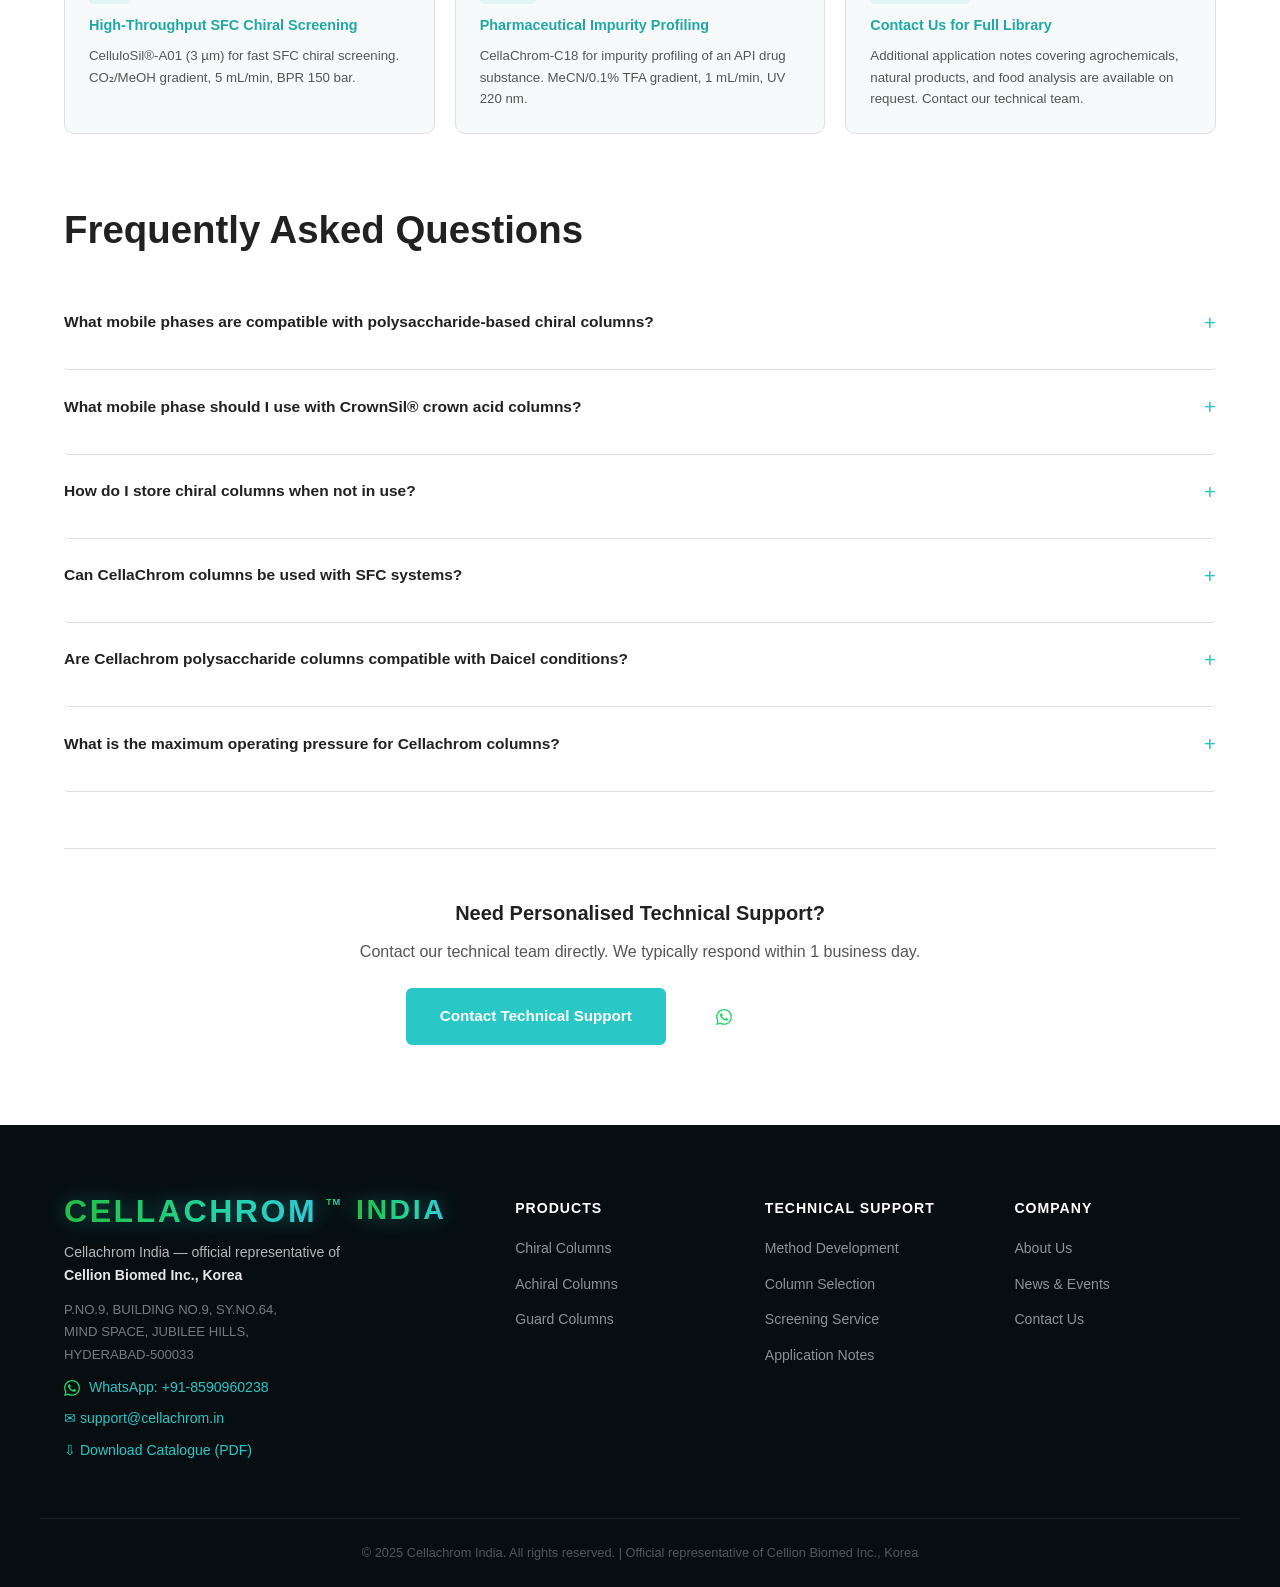
<file: technical-support.html>
<!DOCTYPE html>
<html lang="en">
<head>
 <meta charset="UTF-8" />
 <meta name="viewport" content="width=device-width, initial-scale=1.0" />
 <meta name="referrer" content="strict-origin-when-cross-origin" />
 <meta http-equiv="Content-Security-Policy" content="default-src 'self'; script-src 'self'; style-src 'self' 'unsafe-inline' https://fonts.googleapis.com; img-src 'self' data: https:; font-src 'self' https://fonts.gstatic.com data:; connect-src 'self'; frame-src https://maps.google.com https://www.google.com https://maps.googleusercontent.com; object-src 'none'; base-uri 'self'; form-action 'self'; upgrade-insecure-requests" />
 <title>Technical Support - Cellachrom India</title>
 <link rel="preconnect" href="https://fonts.googleapis.com" />
 <link href="https://fonts.googleapis.com/css2?family=Noto+Sans:wght@300;400;500;600;700&family=Orbitron:wght@700;900&family=Oswald:wght@500;600;700&display=swap" rel="stylesheet" />
 <link rel="stylesheet" href="style.css?v=4" />
 <style>
  .support-page { padding: 80px 0; }
  .support-section { margin-bottom: 72px; scroll-margin-top: 100px; }
  .support-section-header { display: flex; align-items: center; gap: 16px; margin-bottom: 28px; padding-bottom: 20px; border-bottom: 2px solid var(--teal); }
  .support-num { width: 44px; height: 44px; border-radius: 50%; background: var(--teal); color: #fff; font-weight: 800; font-size: 1rem; display: flex; align-items: center; justify-content: center; flex-shrink: 0; }
  .support-section-header h2 { margin: 0; }
  .support-section-desc { color: var(--text-light); font-size: 0.95rem; line-height: 1.8; margin-bottom: 24px; }
  .support-steps { counter-reset: steps; list-style: none; padding: 0; }
  .support-steps li { counter-increment: steps; display: flex; gap: 16px; margin-bottom: 16px; padding: 16px 20px; background: var(--light-bg); border-radius: 8px; }
  .support-steps li::before { content: counter(steps); background: var(--teal); color: #fff; width: 28px; height: 28px; border-radius: 50%; font-weight: 700; font-size: 0.85rem; display: flex; align-items: center; justify-content: center; flex-shrink: 0; }
  .support-steps li p { margin: 0; color: var(--text-light); font-size: 0.9rem; line-height: 1.6; }
  .support-steps li strong { color: var(--text); display: block; margin-bottom: 4px; }
  /* FAQ */
  .faq-section h2 { margin-bottom: 32px; }
  .faq-item { border-bottom: 1px solid var(--border); padding: 20px 0; }
  .faq-q { font-weight: 600; font-size: 0.97rem; color: var(--text); margin-bottom: 10px; }
  .faq-a { color: var(--text-light); font-size: 0.9rem; line-height: 1.7; }
  /* Screening table */
  .screening-table { width: 100%; border-collapse: collapse; font-size: 0.88rem; margin-top: 20px; }
  .screening-table th { background: var(--dark); color: #fff; padding: 12px 16px; text-align: left; font-weight: 600; }
  .screening-table td { padding: 12px 16px; border-bottom: 1px solid var(--border); color: var(--text-light); }
  .screening-table tr:hover td { background: var(--teal-light); }
  /* Application notes grid */
  .appnotes-grid { display: grid; grid-template-columns: repeat(3,1fr); gap: 20px; margin-top: 20px; }
  .appnote-card { background: var(--light-bg); border: 1px solid var(--border); border-radius: 10px; padding: 24px; transition: box-shadow 0.2s; }
  .appnote-card:hover { box-shadow: 0 4px 16px rgba(41,199,197,0.12); }
  .appnote-card h4 { color: var(--teal-dark); font-size: 0.9rem; margin-bottom: 8px; }
  .appnote-card p { font-size: 0.83rem; color: var(--text-light); line-height: 1.6; margin: 0; }
  .appnote-tag { display: inline-block; background: rgba(41,199,197,0.1); color: var(--teal-dark); border-radius: 4px; padding: 2px 8px; font-size: 0.75rem; font-weight: 600; margin-bottom: 10px; }
  /* User manual box */
  .manual-box { background: var(--dark); border-radius: 12px; padding: 32px; color: #fff; display: flex; gap: 32px; align-items: center; margin-top: 20px; }
  .manual-box-icon { font-size: 2.5rem; flex-shrink: 0; }
  .manual-box h4 { color: #fff; margin-bottom: 8px; }
  .manual-box p { color: rgba(255,255,255,0.6); font-size: 0.9rem; margin: 0 0 16px; }
  @media (max-width: 900px) { .appnotes-grid { grid-template-columns: 1fr; } .manual-box { flex-direction: column; gap: 16px; } }
 </style>
</head>
<body>

 <header id="site-header">
  <div class="header-inner">
   <a class="logo" href="index.html" aria-label="Cellachrom India home"><span class="logo-wordmark" aria-hidden="true"><span class="logo-main">CELLACHROM</span><sup class="logo-mark">TM</sup><span class="logo-region">INDIA</span></span></a>
   <nav class="main-nav">
    <ul>
     <li class="has-dropdown">
      <a href="index.html">Home <span class="arrow">&#9660;</span></a>
      <ul class="dropdown">
       <li><a href="index.html#who-we-are">Who Are We</a></li>
       <li><a href="index.html#products">Our Products</a></li>
       <li><a href="index.html#accreditation">Accreditation</a></li>
       <li><a href="index.html#global-presence">Global Presence</a></li>
       <li><a href="index.html#product-list">Product List</a></li>
      </ul>
     </li>
     <li class="has-dropdown">
      <a href="company.html">About Us <span class="arrow">&#9660;</span></a>
      <ul class="dropdown">
       <li><a href="company.html#vision">Vision &amp; Mission</a></li>
       <li><a href="company.html#korea-affiliation">CellaChrom Korea</a></li>
       <li><a href="company.html#director">Director Message</a></li>
       <li><a href="company.html#core-values">Core Values</a></li>
      </ul>
     </li>
     <li class="has-dropdown">
      <a href="products.html">Products <span class="arrow">&#9660;</span></a>
      <ul class="dropdown mega-dropdown">
       <li class="mega-col">
        <a class="mega-col-title" href="chiral-columns.html">Chiral Columns</a>
        <ul class="mega-sub">
         <li><a href="chiral-columns.html#cellulosil">CelluloSil<sup>&#174;</sup></a></li>
         <li><a href="chiral-columns.html#amylosil">AmyloSil<sup>&#174;</sup></a></li>
         <li><a href="chiral-columns.html#crownsil">CrownSil<sup>&#174;</sup></a></li>
        </ul>
       </li>
       <li class="mega-col">
        <a class="mega-col-title" href="general-columns.html">Achiral Columns</a>
        <ul class="mega-sub">
         <li><a href="general-columns.html#reverse-phase">Reverse Phase (C18, C8, C4)</a></li>
         <li><a href="general-columns.html#normal-phase">Normal Phase (APS, Sil)</a></li>
        </ul>
       </li>
       <li class="mega-col">
        <a class="mega-col-title" href="guard-columns.html">Guard Columns</a>
        <ul class="mega-sub">
         <li><a href="guard-columns.html">Guard Tube</a></li>
         <li><a href="guard-columns.html">Cartridge Holder</a></li>
        </ul>
       </li>
       <li class="mega-col">
        <a class="mega-col-title" href="technical-support.html#screening">SFC / Preparative</a>
        <ul class="mega-sub">
         <li><a href="technical-support.html#screening">Preparative SFC</a></li>
         <li><a href="https://www.sepu.top/coa_form_overseas/" target="_blank" rel="noopener">CoA Search &#8599;</a></li>
        </ul>
       </li>
      </ul>
     </li>
     <li class="has-dropdown">
      <a href="technical-support.html" class="active">Technical Support <span class="arrow">&#9660;</span></a>
      <ul class="dropdown">
       <li><a href="technical-support.html#method">Method Development</a></li>
       <li><a href="technical-support.html#selection">Column Selection</a></li>
       <li><a href="technical-support.html#screening">Screening &amp; Isolation</a></li>
       <li><a href="technical-support.html#user-manual">User Manual</a></li>
       <li><a href="technical-support.html#impurities">Impurities Supply</a></li>
       <li><a href="technical-support.html#appnotes">Application Notes</a></li>
      </ul>
     </li>
     <li class="has-dropdown">
      <a href="notice.html">News &amp; Events <span class="arrow">&#9660;</span></a>
      <ul class="dropdown">
       <li><a href="notice.html#india-opening">India Opening</a></li>
       <li><a href="notice.html#international">International Events</a></li>
       <li><a href="notice.html#local">Local Events</a></li>
       <li><a href="notice.html#collaborations">Collaborations</a></li>
       <li><a href="notice.html#partners">Partners</a></li>
      </ul>
     </li>
     <li class="has-dropdown">
      <a href="contact.html">Contact Us <span class="arrow">&#9660;</span></a>
      <ul class="dropdown">
       <li><a href="contact.html#india">India</a></li>
       <li><a href="contact.html#korea">Korea (HQ)</a></li>
       <li><a href="contact.html#us">United States</a></li>
       <li><a href="contact.html#partners">Global Partners</a></li>
      </ul>
     </li>
    </ul>
   </nav>
   <button class="hamburger" id="hamburger"><span></span><span></span><span></span></button>
  </div>
  <nav class="mobile-nav" id="mobile-nav">
   <ul>
    <li><a href="index.html">Home</a></li>
    <li><a href="company.html">About Us</a></li>
    <li class="mobile-dropdown"><button class="mobile-toggle">Products <span class="arrow">&#9660;</span></button>
     <ul class="mobile-submenu">
      <li><a href="chiral-columns.html" style="font-weight:600">Chiral Columns</a></li>
      <li><a href="chiral-columns.html#cellulosil" style="padding-left:36px">&#8627; CelluloSil&#174;</a></li>
      <li><a href="chiral-columns.html#amylosil" style="padding-left:36px">&#8627; AmyloSil&#174;</a></li>
      <li><a href="chiral-columns.html#crownsil" style="padding-left:36px">&#8627; CrownSil&#174;</a></li>
      <li><a href="general-columns.html" style="font-weight:600">Achiral Columns</a></li>
      <li><a href="general-columns.html#reverse-phase" style="padding-left:36px">&#8627; Reverse Phase</a></li>
      <li><a href="general-columns.html#normal-phase" style="padding-left:36px">&#8627; Normal Phase</a></li>
      <li><a href="guard-columns.html" style="font-weight:600">Guard Columns</a></li>
     </ul>
    </li>
    <li><a href="technical-support.html">Technical Support</a></li>
    <li><a href="notice.html">News &amp; Events</a></li>
    <li><a href="contact.html">Contact Us</a></li>
   </ul>
  </nav>
 </header>

 <section class="page-hero">
  <div class="container">
   <div class="breadcrumb"><a href="index.html">Home</a><span>/</span><span class="current">Technical Support</span></div>
   <h1>Technical Support</h1>
   <p>Expert chromatography guidance from our application scientists &mdash; from method development to impurity isolation.</p>
  </div>
 </section>

 <section class="support-page">
  <div class="container">

   <!-- 01 Method Development -->
   <div class="support-section" id="method">
    <div class="support-section-header">
     <div class="support-num">01</div>
     <h2>Method Development</h2>
    </div>
    <p class="support-section-desc">Our application scientists provide expert guidance on column selection, mobile phase composition, gradient programming, temperature optimisation, and flow rate for your specific application, whether HPLC or SFC. We help you develop robust, validated methods efficiently.</p>
    <ol class="support-steps">
     <li><p><strong>Compound Class Assessment</strong>Determine the functional groups, polarity, and molecular weight of your target compound to narrow down the best column type.</p></li>
     <li><p><strong>Column Selection</strong>Choose from AmyloSil&#8482;, CelluloSil&#174;, CrownSil&#174; (chiral) or CellaChrom&#8482; C18/C8/Sil (achiral) based on your compound requirements.</p></li>
     <li><p><strong>Mobile Phase Screening</strong>Screen normal phase (hexane/IPA) or reverse phase (MeOH/water, MeCN/water) conditions. For CrownSil&#174;: use acidic aqueous mobile phase (HClO&#8324; or TFA, pH 1&ndash;2).</p></li>
     <li><p><strong>Gradient Optimisation</strong>Optimise gradient programme, flow rate (typically 1 mL/min), column temperature, and injection volume for best resolution and throughput.</p></li>
     <li><p><strong>Method Transfer &amp; Scale-up</strong>Transfer analytical method to preparative scale for purification and isolation as required.</p></li>
    </ol>
    <div class="manual-box" id="user-manual">
     <div class="manual-box-icon">&#128196;</div>
     <div>
      <h4>User Manual &mdash; Method Development Guide</h4>
      <p>Detailed method development manual covering column selection, mobile phase selection, and troubleshooting guidelines for Cellachrom chiral and achiral columns.</p>
      <a href="contact.html" class="btn btn-primary" style="font-size:0.85rem;">Request Manual &rarr;</a>
     </div>
    </div>
   </div>

   <!-- 02 Column Selection Guide -->
   <div class="support-section" id="selection">
    <div class="support-section-header">
     <div class="support-num">02</div>
     <h2>Column Selection Guide</h2>
    </div>
    <p class="support-section-desc">Not sure which column is right for your compound? Use our selection guide below to identify the best starting point. Our team is also available to provide personalised recommendations based on your specific application requirements.</p>
    <table class="screening-table">
     <thead>
      <tr><th>Compound Class</th><th>Recommended Column</th><th>Mode</th><th>Starting Mobile Phase</th></tr>
     </thead>
     <tbody>
      <tr><td>Primary amines, amino acids, aminoalcohols</td><td>CrownSil&#174; (+) or (-)</td><td>Reverse Phase</td><td>5 mM HClO&#8324; in water / MeCN</td></tr>
      <tr><td>Amines, alcohols, esters, ketones</td><td>AmyloSil&#8482;-A01 or CelluloSil&#174;-A01</td><td>Normal Phase</td><td>Hexane / IPA (9:1)</td></tr>
      <tr><td>Compounds requiring unusual solvents (THF, DCM)</td><td>AmyloSil&#8482;-B01 or CelluloSil&#174;-B01</td><td>Normal Phase</td><td>Hexane / THF</td></tr>
      <tr><td>Compounds not resolved on A01</td><td>AmyloSil&#8482;-A02 or CelluloSil&#174;-A02</td><td>Normal Phase</td><td>Hexane / IPA (9:1)</td></tr>
      <tr><td>Reversed-phase chiral separation</td><td>AmyloSil&#8482;-A01 (RP) or CelluloSil&#174;-A01 (RP)</td><td>Reverse Phase</td><td>MeOH/water or MeCN/water</td></tr>
      <tr><td>SFC applications</td><td>AmyloSil&#8482;-A01 (3 &#181;m) or CelluloSil&#174;-A01 (3 &#181;m)</td><td>SFC</td><td>CO&#8322; / MeOH or IPA</td></tr>
      <tr><td>General RP-HPLC (achiral)</td><td>CellaChrom-C18</td><td>Reverse Phase</td><td>MeCN/0.1% TFA water</td></tr>
      <tr><td>Polar achiral compounds</td><td>CellaChrom-C8 or CellaChrom-APS</td><td>RP / NP / HILIC</td><td>MeOH/water or MeCN/water</td></tr>
     </tbody>
    </table>
    <p style="margin-top:16px;font-size:0.85rem;color:var(--text-light);">Note: When no baseline separation is achieved with the first column, a screening service is recommended to evaluate all available columns in a single experiment.</p>
   </div>

   <!-- 03 Screening & Isolation -->
   <div class="support-section" id="screening">
    <div class="support-section-header">
     <div class="support-num">03</div>
     <h2>Sample Analysis, Purification &amp; Isolation</h2>
    </div>
    <p class="support-section-desc">Our screening and isolation service evaluates multiple stationary phases and mobile phase conditions to identify the optimal separation system for your racemate or mixture. We also provide impurity isolation and supply services to support pharmaceutical research and development.</p>
    <div style="display:grid;grid-template-columns:1fr 1fr;gap:24px;margin-bottom:24px;">
     <div style="background:var(--light-bg);border-radius:10px;padding:24px;">
      <h4 style="margin-bottom:12px;color:var(--teal-dark);">Chiral Screening Service</h4>
      <ul style="list-style:none;padding:0;margin:0;">
       <li style="padding:8px 0;border-bottom:1px solid var(--border);font-size:0.88rem;color:var(--text-light);">&#10003; Multi-column chiral screening panel (AmyloSil, CelluloSil, CrownSil)</li>
       <li style="padding:8px 0;border-bottom:1px solid var(--border);font-size:0.88rem;color:var(--text-light);">&#10003; Normal phase &amp; reversed phase conditions evaluated</li>
       <li style="padding:8px 0;border-bottom:1px solid var(--border);font-size:0.88rem;color:var(--text-light);">&#10003; SFC conditions included on request</li>
       <li style="padding:8px 0;border-bottom:1px solid var(--border);font-size:0.88rem;color:var(--text-light);">&#10003; Detailed chromatographic report with all results</li>
       <li style="padding:8px 0;font-size:0.88rem;color:var(--text-light);">&#10003; Expert method development consultation</li>
      </ul>
     </div>
     <div id="impurities" style="background:var(--light-bg);border-radius:10px;padding:24px;">
      <h4 style="margin-bottom:12px;color:var(--teal-dark);">Impurity Isolation &amp; Supply</h4>
      <ul style="list-style:none;padding:0;margin:0;">
       <li style="padding:8px 0;border-bottom:1px solid var(--border);font-size:0.88rem;color:var(--text-light);">&#10003; Isolation of trace impurities from pharmaceutical matrices</li>
       <li style="padding:8px 0;border-bottom:1px solid var(--border);font-size:0.88rem;color:var(--text-light);">&#10003; Preparative HPLC and SFC scale-up</li>
       <li style="padding:8px 0;border-bottom:1px solid var(--border);font-size:0.88rem;color:var(--text-light);">&#10003; Enantiomer supply for reference standards</li>
       <li style="padding:8px 0;border-bottom:1px solid var(--border);font-size:0.88rem;color:var(--text-light);">&#10003; Custom purification services on request</li>
       <li style="padding:8px 0;font-size:0.88rem;color:var(--text-light);">&#10003; CoA search: <a href="https://www.sepu.top/coa_form_overseas/" target="_blank" rel="noopener" style="color:var(--teal);">CoA Form</a></li>
      </ul>
     </div>
    </div>
    <a href="contact.html" class="btn btn-primary">Request Screening Service</a>
   </div>

   <!-- 04 Application Notes -->
   <div class="support-section" id="appnotes">
    <div class="support-section-header">
     <div class="support-num">04</div>
     <h2>Application Notes</h2>
    </div>
    <p class="support-section-desc">Our growing library of validated application notes covers pharmaceutical, agrochemical, food, and natural product separations using Cellachrom chiral and achiral columns.</p>
    <div class="appnotes-grid">
     <div class="appnote-card">
      <span class="appnote-tag">Pharmaceutical</span>
      <h4>Chiral Separation of Propranolol</h4>
      <p>Baseline resolution of propranolol enantiomers on AmyloSil&#8482;-A01. Hexane/IPA (95:5) mobile phase, 1 mL/min, UV 254 nm.</p>
     </div>
     <div class="appnote-card">
      <span class="appnote-tag">API Analysis</span>
      <h4>Amino Acid Separation by CrownSil&#174;</h4>
      <p>Chiral separation of D/L-amino acids using CrownSil&#174; crown acid CSP. 5 mM HClO&#8324; in water/MeCN mobile phase.</p>
     </div>
     <div class="appnote-card">
      <span class="appnote-tag">Method Screening</span>
      <h4>Two-Column Screening Strategy</h4>
      <p>Using AmyloSil&#8482;-A01 and CelluloSil&#174;-A01 as a complementary pair to resolve a broad range of racemates in a single screening run.</p>
     </div>
     <div class="appnote-card">
      <span class="appnote-tag">SFC</span>
      <h4>High-Throughput SFC Chiral Screening</h4>
      <p>CelluloSil&#174;-A01 (3 &#181;m) for fast SFC chiral screening. CO&#8322;/MeOH gradient, 5 mL/min, BPR 150 bar.</p>
     </div>
     <div class="appnote-card">
      <span class="appnote-tag">Achiral</span>
      <h4>Pharmaceutical Impurity Profiling</h4>
      <p>CellaChrom-C18 for impurity profiling of an API drug substance. MeCN/0.1% TFA gradient, 1 mL/min, UV 220 nm.</p>
     </div>
     <div class="appnote-card">
      <span class="appnote-tag">More Available</span>
      <h4>Contact Us for Full Library</h4>
      <p>Additional application notes covering agrochemicals, natural products, and food analysis are available on request. Contact our technical team.</p>
     </div>
    </div>
   </div>

   <!-- FAQ -->
   <div class="faq-section">
    <h2>Frequently Asked Questions</h2>
    <div class="faq-item">
     <p class="faq-q">What mobile phases are compatible with polysaccharide-based chiral columns?</p>
     <p class="faq-a">Coated AmyloSil&#8482; and CelluloSil&#174; columns (A-series) are compatible with hexane/isopropanol, hexane/ethanol (normal phase), and methanol/water, acetonitrile/water (reversed phase) systems. Avoid chlorinated solvents and THF in high concentrations. Immobilised columns (B-series) are compatible with all solvents including THF and DCM.</p>
    </div>
    <div class="faq-item">
     <p class="faq-q">What mobile phase should I use with CrownSil&#174; crown acid columns?</p>
     <p class="faq-a">CrownSil&#174; columns require an acidic aqueous mobile phase &mdash; typically perchloric acid (HClO&#8324;) or trifluoroacetic acid (TFA) at pH 1&ndash;2. Operated exclusively in reversed-phase mode. Organic modifiers (MeCN or MeOH) can be used to adjust retention.</p>
    </div>
    <div class="faq-item">
     <p class="faq-q">How do I store chiral columns when not in use?</p>
     <p class="faq-a">Polysaccharide-based columns (AmyloSil&#8482;, CelluloSil&#174;): flush with pure isopropanol and store capped at room temperature away from UV light. For CrownSil&#174;: flush with water/methanol (50:50) and store capped. Never let columns dry out or freeze.</p>
    </div>
    <div class="faq-item">
     <p class="faq-q">Can CellaChrom columns be used with SFC systems?</p>
     <p class="faq-a">Yes. AmyloSil&#8482;-A01 and CelluloSil&#174;-A01 in 3 &#181;m particle size are specifically recommended for SFC applications. Standard 5 &#181;m columns can also be used for SFC with appropriate system back-pressure (100 bar BPR). Contact us for SFC method development guidance.</p>
    </div>
    <div class="faq-item">
     <p class="faq-q">Are Cellachrom polysaccharide columns compatible with Daicel conditions?</p>
     <p class="faq-a">Yes. AmyloSil&#8482; and CelluloSil&#174; amylose and cellulose-based columns are compatible with Daicel column conditions. You can typically use the same mobile phase conditions as CHIRALCEL or CHIRALPAK columns from Daicel as starting points.</p>
    </div>
    <div class="faq-item">
     <p class="faq-q">What is the maximum operating pressure for Cellachrom columns?</p>
     <p class="faq-a">Cellachrom analytical columns are rated for a maximum operating pressure of 300 bar (4350 psi) for 5 &#181;m columns and 400 bar (5800 psi) for 3 &#181;m columns. Always operate within the specified pressure range to maintain column packing integrity.</p>
    </div>
   </div>

   <div style="text-align:center; margin-top:56px; padding-top:48px; border-top:1px solid var(--border);">
    <h3 style="margin-bottom:10px;">Need Personalised Technical Support?</h3>
    <p style="color:var(--text-light); margin-bottom:24px;">Contact our technical team directly. We typically respond within 1 business day.</p>
    <a href="contact.html" class="btn btn-primary">Contact Technical Support</a>
    <a href="https://wa.me/918590960238" target="_blank" rel="noopener" class="btn btn-outline" style="margin-left:12px;"><svg width="16" height="16" viewBox="0 0 24 24" fill="#25D366" style="vertical-align:middle;margin-right:5px;flex-shrink:0;" aria-hidden="true" focusable="false"><path d="M17.472 14.382c-.297-.149-1.758-.867-2.03-.967-.273-.099-.471-.148-.67.15-.197.297-.767.966-.94 1.164-.173.199-.347.223-.644.075-.297-.15-1.255-.463-2.39-1.475-.883-.788-1.48-1.761-1.653-2.059-.173-.297-.018-.458.13-.606.134-.133.298-.347.446-.52.149-.174.198-.298.298-.497.099-.198.05-.371-.025-.52-.075-.149-.669-1.612-.916-2.207-.242-.579-.487-.5-.669-.51-.173-.008-.371-.01-.57-.01-.198 0-.52.074-.792.372-.272.297-1.04 1.016-1.04 2.479 0 1.462 1.065 2.875 1.213 3.074.149.198 2.096 3.2 5.077 4.487.709.306 1.262.489 1.694.625.712.227 1.36.195 1.871.118.571-.085 1.758-.719 2.006-1.413.248-.694.248-1.289.173-1.413-.074-.124-.272-.198-.57-.347m-5.421 7.403h-.004a9.87 9.87 0 01-5.031-1.378l-.361-.214-3.741.982.998-3.648-.235-.374a9.86 9.86 0 01-1.51-5.26c.001-5.45 4.436-9.884 9.888-9.884 2.64 0 5.122 1.03 6.988 2.898a9.825 9.825 0 012.893 6.994c-.003 5.45-4.437 9.884-9.885 9.884m8.413-18.297A11.815 11.815 0 0012.05 0C5.495 0 .16 5.335.157 11.892c0 2.096.547 4.142 1.588 5.945L.057 24l6.305-1.654a11.882 11.882 0 005.683 1.448h.005c6.554 0 11.89-5.335 11.893-11.893a11.821 11.821 0 00-3.48-8.413z"/></svg> WhatsApp Us</a>
   </div>

  </div>
 </section>

 <footer class="site-footer">
  <div class="container footer-grid">
   <div class="footer-brand">
    <a class="logo footer-logo" href="index.html" aria-label="Cellachrom India home"><span class="logo-wordmark" aria-hidden="true"><span class="logo-main">CELLACHROM</span><sup class="logo-mark">TM</sup><span class="logo-region">INDIA</span></span></a>
    <p>Cellachrom India &mdash; official representative of<br><strong>Cellion Biomed Inc., Korea</strong></p>
    <p class="footer-addr">P.NO.9, BUILDING NO.9, SY.NO.64,<br>MIND SPACE, JUBILEE HILLS,<br>HYDERABAD-500033</p>
    <p style="margin-top:10px;"><a href="https://wa.me/918590960238" target="_blank" rel="noopener" style="color:var(--teal);"><svg width="16" height="16" viewBox="0 0 24 24" fill="#25D366" style="vertical-align:middle;margin-right:5px;flex-shrink:0;" aria-hidden="true" focusable="false"><path d="M17.472 14.382c-.297-.149-1.758-.867-2.03-.967-.273-.099-.471-.148-.67.15-.197.297-.767.966-.94 1.164-.173.199-.347.223-.644.075-.297-.15-1.255-.463-2.39-1.475-.883-.788-1.48-1.761-1.653-2.059-.173-.297-.018-.458.13-.606.134-.133.298-.347.446-.52.149-.174.198-.298.298-.497.099-.198.05-.371-.025-.52-.075-.149-.669-1.612-.916-2.207-.242-.579-.487-.5-.669-.51-.173-.008-.371-.01-.57-.01-.198 0-.52.074-.792.372-.272.297-1.04 1.016-1.04 2.479 0 1.462 1.065 2.875 1.213 3.074.149.198 2.096 3.2 5.077 4.487.709.306 1.262.489 1.694.625.712.227 1.36.195 1.871.118.571-.085 1.758-.719 2.006-1.413.248-.694.248-1.289.173-1.413-.074-.124-.272-.198-.57-.347m-5.421 7.403h-.004a9.87 9.87 0 01-5.031-1.378l-.361-.214-3.741.982.998-3.648-.235-.374a9.86 9.86 0 01-1.51-5.26c.001-5.45 4.436-9.884 9.888-9.884 2.64 0 5.122 1.03 6.988 2.898a9.825 9.825 0 012.893 6.994c-.003 5.45-4.437 9.884-9.885 9.884m8.413-18.297A11.815 11.815 0 0012.05 0C5.495 0 .16 5.335.157 11.892c0 2.096.547 4.142 1.588 5.945L.057 24l6.305-1.654a11.882 11.882 0 005.683 1.448h.005c6.554 0 11.89-5.335 11.893-11.893a11.821 11.821 0 00-3.48-8.413z"/></svg> WhatsApp: +91-8590960238</a></p>
    <p style="margin-top:6px;"><a href="mailto:support@cellachrom.in" style="color:var(--teal);">&#9993; support@cellachrom.in</a></p>
    <p style="margin-top:6px;"><a href="catalogue.pdf" style="color:var(--teal);">&#8681; Download Catalogue (PDF)</a></p>
   </div>
   <div class="footer-nav-group"><h4>Products</h4><ul><li><a href="chiral-columns.html">Chiral Columns</a></li><li><a href="general-columns.html">Achiral Columns</a></li><li><a href="guard-columns.html">Guard Columns</a></li></ul></div>
   <div class="footer-nav-group"><h4>Technical Support</h4><ul><li><a href="technical-support.html#method">Method Development</a></li><li><a href="technical-support.html#selection">Column Selection</a></li><li><a href="technical-support.html#screening">Screening Service</a></li><li><a href="technical-support.html#appnotes">Application Notes</a></li></ul></div>
   <div class="footer-nav-group"><h4>Company</h4><ul><li><a href="company.html">About Us</a></li><li><a href="notice.html">News &amp; Events</a></li><li><a href="contact.html">Contact Us</a></li></ul></div>
  </div>
  <div class="footer-bottom"><p>&copy; 2025 Cellachrom India. All rights reserved. | Official representative of Cellion Biomed Inc., Korea</p></div>
 </footer>
 <script src="main.js"></script>
 <a class="whatsapp-float" href="https://wa.me/918590960238" target="_blank" rel="noopener">
  <svg aria-hidden="true" focusable="false" width="20" height="20" viewBox="0 0 24 24" fill="currentColor"><path d="M17.472 14.382c-.297-.149-1.758-.867-2.03-.967-.273-.099-.471-.148-.67.15-.197.297-.767.966-.94 1.164-.173.199-.347.223-.644.075-.297-.15-1.255-.463-2.39-1.475-.883-.788-1.48-1.761-1.653-2.059-.173-.297-.018-.458.13-.606.134-.133.298-.347.446-.52.149-.174.198-.298.298-.497.099-.198.05-.371-.025-.52-.075-.149-.669-1.612-.916-2.207-.242-.579-.487-.5-.669-.51-.173-.008-.371-.01-.57-.01-.198 0-.52.074-.792.372-.272.297-1.04 1.016-1.04 2.479 0 1.462 1.065 2.875 1.213 3.074.149.198 2.096 3.2 5.077 4.487.709.306 1.262.489 1.694.625.712.227 1.36.195 1.871.118.571-.085 1.758-.719 2.006-1.413.248-.694.248-1.289.173-1.413-.074-.124-.272-.198-.57-.347m-5.421 7.403h-.004a9.87 9.87 0 01-5.031-1.378l-.361-.214-3.741.982.998-3.648-.235-.374a9.86 9.86 0 01-1.51-5.26c.001-5.45 4.436-9.884 9.888-9.884 2.64 0 5.122 1.03 6.988 2.898a9.825 9.825 0 012.893 6.994c-.003 5.45-4.437 9.884-9.885 9.884m8.413-18.297A11.815 11.815 0 0012.05 0C5.495 0 .16 5.335.157 11.892c0 2.096.547 4.142 1.588 5.945L.057 24l6.305-1.654a11.882 11.882 0 005.683 1.448h.005c6.554 0 11.89-5.335 11.893-11.893a11.821 11.821 0 00-3.48-8.413z"/></svg>
  WhatsApp
 </a>
</body>
</html>
</file>
<file: style.css>
﻿/* =========================================================
 CellaChrom Main Stylesheet
 ========================================================= */

/* ---------- Reset & Base ---------- */
*, *::before, *::after { box-sizing: border-box; margin: 0; padding: 0; }

html { scroll-behavior: smooth; }

body {
 font-family: 'Noto Sans', sans-serif;
 font-size: 16px;
 color: #212121;
 background: #fff;
 line-height: 1.6;
}

a { text-decoration: none; color: inherit; }
ul { list-style: none; }
img { display: block; max-width: 100%; }

.container {
 max-width: 1200px;
 margin: 0 auto;
 padding: 0 24px;
}

/* ---------- Typography ---------- */
h1 { font-size: clamp(2rem, 4vw, 3.2rem); font-weight: 700; line-height: 1.2; }
h2 { font-size: clamp(1.6rem, 3vw, 2.4rem); font-weight: 700; line-height: 1.25; }
h3 { font-size: 1.25rem; font-weight: 600; }
h4 { font-size: 1.05rem; font-weight: 600; }

/* ---------- Colors ---------- */
:root {
 --teal: #29c7c5;
 --teal-dark: #1fa8a6;
 --teal-light: #e6fafa;
 --blue-accent: #00B8FF;
 --dark: #060e12;
 --dark-2: #0d1e24;
 --text: #212121;
 --text-light: #555;
 --border: #e0e0e0;
 --white: #fff;
 --light-bg: #f7fafa;
}

/* =========================================================
 SCROLL REVEAL ANIMATIONS
 ========================================================= */
.will-reveal {
 opacity: 0;
 transform: translateY(32px);
 transition: opacity 0.6s ease, transform 0.6s ease;
}
.will-reveal.revealed {
 opacity: 1;
 transform: translateY(0);
}

/* =========================================================
 TOAST
 ========================================================= */
.toast {
 position: fixed;
 bottom: 32px;
 left: 50%;
 transform: translateX(-50%) translateY(20px);
 background: var(--dark-2);
 color: #fff;
 padding: 14px 28px;
 border-radius: 8px;
 font-size: 0.92rem;
 font-weight: 500;
 border-left: 4px solid var(--teal);
 opacity: 0;
 transition: opacity 0.3s, transform 0.3s;
 z-index: 9999;
 white-space: nowrap;
}
.toast.toast-show {
 opacity: 1;
 transform: translateX(-50%) translateY(0);
}

.hp-field {
 position: absolute !important;
 width: 1px;
 height: 1px;
 padding: 0;
 margin: -1px;
 overflow: hidden;
 clip: rect(0, 0, 0, 0);
 white-space: nowrap;
 border: 0;
}

/* =========================================================
 FAQ DYNAMIC
 ========================================================= */
.faq-q {
 display: flex;
 justify-content: space-between;
 align-items: center;
 gap: 16px;
}
.faq-arrow {
 font-size: 1.3rem;
 color: var(--teal);
 flex-shrink: 0;
 transition: transform 0.3s;
 font-weight: 300;
}
.faq-open .faq-q { color: var(--teal-dark); }
.faq-item { transition: background 0.2s; border-radius: 4px; padding: 20px 4px; }
.faq-item:hover { background: var(--teal-light); }

/* =========================================================
 PRODUCT TABS
 ========================================================= */
.tab-nav {
 display: flex;
 gap: 0;
 border-bottom: 2px solid var(--border);
 margin-bottom: 40px;
 overflow-x: auto;
 scrollbar-width: none;
}
.tab-nav::-webkit-scrollbar { display: none; }

.tab-btn {
 padding: 14px 28px;
 background: none;
 border: none;
 font-family: inherit;
 font-size: 0.92rem;
 font-weight: 600;
 color: var(--text-light);
 cursor: pointer;
 position: relative;
 white-space: nowrap;
 transition: color 0.2s;
}
.tab-btn::after {
 content: '';
 position: absolute;
 bottom: -2px;
 left: 0; right: 0;
 height: 2px;
 background: var(--teal);
 transform: scaleX(0);
 transition: transform 0.25s ease;
}
.tab-btn:hover { color: var(--teal); }
.tab-btn.active { color: var(--teal); }
.tab-btn.active::after { transform: scaleX(1); }

.tab-panel {
 opacity: 0;
 transform: translateY(10px);
 transition: opacity 0.3s ease, transform 0.3s ease;
}
.tab-panel.active {
 opacity: 1;
 transform: translateY(0);
}

/* =========================================================
 HERO CANVAS
 ========================================================= */
#hero-canvas {
 position: absolute;
 inset: 0;
 width: 100%;
 height: 100%;
 pointer-events: none;
 z-index: 0;
}

.hero-content { position: relative; z-index: 1; }

/* Typing cursor */
#typing-text::after {
 content: '|';
 animation: blink 0.7s step-end infinite;
 color: var(--teal);
 margin-left: 2px;
}
@keyframes blink { 50% { opacity: 0; } }

/* =========================================================
 COUNT-UP
 ========================================================= */
.count-up {
 display: inline-block;
 min-width: 2ch;
}

/* =========================================================
 HEADER
 ========================================================= */
#site-header {
 position: fixed;
 top: 0; left: 0; right: 0;
 z-index: 1000;
 background: transparent;
 border-bottom: 1px solid rgba(255,255,255,0.08);
 transition: background 0.4s ease, border-color 0.4s ease, box-shadow 0.4s ease;
}

#site-header.scrolled {
 background: rgba(255,255,255,0.97);
 backdrop-filter: blur(12px);
 -webkit-backdrop-filter: blur(12px);
 border-bottom: 1px solid rgba(0,0,0,0.07);
 box-shadow: 0 2px 24px rgba(0,0,0,0.08);
}

.header-inner {
 display: flex;
 align-items: center;
 justify-content: space-between;
 height: 90px;
 max-width: 1280px;
 margin: 0 auto;
 padding: 0 30px;
}

/* Logo */
.logo {
 display: flex;
 align-items: center;
 text-decoration: none;
}

.logo-wordmark {
 display: inline-flex;
 align-items: flex-start;
 gap: 12px;
 font-family: 'Oswald', 'Orbitron', sans-serif;
 font-weight: 600;
 line-height: 0.88;
 letter-spacing: 0.16em;
 text-transform: uppercase;
 filter: drop-shadow(0 0 10px rgba(41,199,197,0.45)) drop-shadow(0 2px 8px rgba(0,0,0,0.35));
 transition: filter 0.4s ease, transform 0.3s ease;
}
.logo-main,
.logo-region,
.logo-mark {
 background: linear-gradient(90deg, #27bc47 0%, #22c963 28%, #20d6a4 62%, #32c8d7 100%);
 -webkit-background-clip: text;
 background-clip: text;
 color: transparent;
}
.logo-main {
 font-size: 2.4rem;
}
.logo-region {
 font-size: 2.15rem;
}
.logo-mark {
 font-size: 0.72rem;
 line-height: 1;
 letter-spacing: 0.08em;
 transform: translate(-0.42em, 0.16em);
}
.header-inner .logo:hover .logo-wordmark {
 filter: drop-shadow(0 0 18px rgba(41,199,197,0.72)) drop-shadow(0 2px 12px rgba(0,0,0,0.4));
 transform: scale(1.03);
}
#site-header.scrolled .header-inner .logo-wordmark {
 filter: drop-shadow(0 0 8px rgba(41,199,197,0.28)) drop-shadow(0 2px 6px rgba(0,0,0,0.12));
}


/* Desktop Nav */
.main-nav > ul {
 display: flex;
 gap: 0;
 align-items: center;
}

.main-nav > ul > li {
 position: relative;
}

.main-nav > ul > li > a {
 display: block;
 position: relative;
 color: rgba(255,255,255,0.92);
 font-size: 1rem;
 font-weight: 500;
 padding: 8px 20px;
 transition: color 0.3s;
}
.main-nav > ul > li > a::after {
 content: '';
 position: absolute;
 bottom: 0; left: 20px; right: 20px;
 height: 2px;
 background: var(--teal);
 transform: scaleX(0);
 transition: transform 0.25s ease;
 transform-origin: center;
}

.main-nav > ul > li > a:hover { color: var(--teal); }
.main-nav > ul > li > a:hover::after { transform: scaleX(1); }
.main-nav > ul > li > a.active { color: var(--teal); }
.main-nav > ul > li > a.active::after { transform: scaleX(1); }

/* Nav adapts on scroll */
#site-header.scrolled .main-nav > ul > li > a { color: #333; }
#site-header.scrolled .main-nav > ul > li > a:hover { color: var(--teal); }
#site-header.scrolled .main-nav > ul > li > a.active { color: var(--teal); }

.main-nav .arrow {
 font-size: 0.55rem;
 vertical-align: middle;
 margin-left: 6px;
 opacity: 0.7;
 display: inline-block;
 transition: transform 0.25s ease, opacity 0.25s ease;
}
.has-dropdown.open > a .arrow,
.has-dropdown:hover > a .arrow {
 transform: rotate(-180deg);
 opacity: 1;
}

/* =========================================================
 MEGA DROPDOWN (Products)
 ========================================================= */
.mega-dropdown {
 min-width: 760px !important;
 left: 50% !important;
 padding: 20px 6px !important;
 display: flex !important;
 flex-direction: row !important;
 gap: 0 !important;
}
.mega-col {
 flex: 1;
 padding: 4px 14px;
 border-right: 1px solid rgba(41,199,197,0.1);
 opacity: 1 !important;
 transform: none !important;
 transition: none !important;
}
.mega-col:last-child { border-right: none; }
.mega-col-title {
 display: block;
 font-size: 0.78rem !important;
 font-weight: 700 !important;
 letter-spacing: 1.5px !important;
 text-transform: uppercase !important;
 color: var(--teal) !important;
 padding: 4px 6px 10px !important;
 border-bottom: 1px solid rgba(41,199,197,0.2) !important;
 margin-bottom: 8px !important;
 background: none !important;
 transition: color 0.2s !important;
}
.mega-col-title:hover { color: #fff !important; }
.mega-sub { margin: 0; list-style: none; padding: 0; }
.mega-sub li {
 opacity: 1 !important;
 transform: none !important;
 border-radius: 6px;
}
.mega-sub li a {
 display: flex !important;
 align-items: center !important;
 gap: 6px !important;
 padding: 8px 10px !important;
 color: rgba(255,255,255,0.72) !important;
 font-size: 0.87rem !important;
 font-weight: 400 !important;
 border-radius: 6px;
 transition: color 0.18s, background 0.18s, padding-left 0.18s !important;
}
.mega-sub li a::before {
 content: '';
 width: 5px; height: 5px;
 border-radius: 50%;
 background: var(--teal);
 opacity: 0;
 flex-shrink: 0;
 transition: opacity 0.18s;
}
.mega-sub li a:hover {
 color: #fff !important;
 background: rgba(41,199,197,0.1) !important;
 padding-left: 14px !important;
}
.mega-sub li a:hover::before { opacity: 1; }
.mega-sub sup { font-size: 0.65em; vertical-align: super; }

/* Scrolled header mega dropdown */
#site-header.scrolled .mega-dropdown {
 background: rgba(255,255,255,0.98) !important;
}
#site-header.scrolled .mega-col { border-right-color: rgba(0,0,0,0.07); }
#site-header.scrolled .mega-col-title { color: var(--teal-dark) !important; border-bottom-color: rgba(41,199,197,0.15) !important; }
#site-header.scrolled .mega-sub li a { color: #444 !important; }
#site-header.scrolled .mega-sub li a:hover { color: var(--teal) !important; background: rgba(41,199,197,0.06) !important; }

/* Home dark theme */
.home-reference-theme .mega-dropdown {
 background: rgba(7, 31, 40, 0.92) !important;
 border-color: rgba(98, 229, 216, 0.18) !important;
}
.home-reference-theme #site-header.scrolled .mega-dropdown {
 background: rgba(7, 31, 40, 0.92) !important;
}

/* Dropdown */
.dropdown {
 position: absolute;
 top: calc(100% + 12px);
 left: 50%;
 transform: translateX(-50%) translateY(-6px);
 background: rgba(18, 28, 36, 0.82);
 backdrop-filter: blur(18px);
 -webkit-backdrop-filter: blur(18px);
 border: 1px solid rgba(41, 199, 197, 0.18);
 border-radius: 12px;
 min-width: 200px;
 padding: 8px 6px;
 box-shadow: 0 20px 48px rgba(0,0,0,0.55), 0 0 0 1px rgba(41,199,197,0.06);
 opacity: 0;
 visibility: hidden;
 pointer-events: none;
 transition: opacity 0.22s ease, transform 0.22s ease, visibility 0.22s;
}

/* Caret arrow pointing up */
.dropdown::before {
 content: '';
 position: absolute;
 top: -6px;
 left: 50%;
 transform: translateX(-50%);
 width: 12px;
 height: 12px;
 background: rgba(18, 28, 36, 0.82);
 border-left: 1px solid rgba(41, 199, 197, 0.18);
 border-top: 1px solid rgba(41, 199, 197, 0.18);
 rotate: 45deg;
}

.has-dropdown.open .dropdown,
.has-dropdown:hover .dropdown {
 opacity: 1;
 visibility: visible;
 pointer-events: auto;
 transform: translateX(-50%) translateY(0);
}

.dropdown li {
 opacity: 0;
 transform: translateX(-6px);
 transition: opacity 0.18s ease, transform 0.18s ease, background 0.15s;
 border-radius: 8px;
}
.has-dropdown.open .dropdown li,
.has-dropdown:hover .dropdown li { opacity: 1; transform: translateX(0); }

.has-dropdown.open .dropdown li:nth-child(1),
.has-dropdown:hover .dropdown li:nth-child(1) { transition-delay: 0.04s; }
.has-dropdown.open .dropdown li:nth-child(2),
.has-dropdown:hover .dropdown li:nth-child(2) { transition-delay: 0.08s; }
.has-dropdown.open .dropdown li:nth-child(3),
.has-dropdown:hover .dropdown li:nth-child(3) { transition-delay: 0.12s; }
.has-dropdown.open .dropdown li:nth-child(4),
.has-dropdown:hover .dropdown li:nth-child(4) { transition-delay: 0.16s; }
.has-dropdown.open .dropdown li:nth-child(5),
.has-dropdown:hover .dropdown li:nth-child(5) { transition-delay: 0.20s; }
.has-dropdown.open .dropdown li:nth-child(6),
.has-dropdown:hover .dropdown li:nth-child(6) { transition-delay: 0.24s; }

.dropdown li a {
 display: flex;
 align-items: center;
 gap: 8px;
 padding: 10px 16px;
 color: rgba(255,255,255,0.75);
 font-size: 0.88rem;
 font-weight: 400;
 border-radius: 8px;
 transition: color 0.18s, background 0.18s, padding-left 0.18s;
}
.dropdown li a::before {
 content: '';
 width: 5px;
 height: 5px;
 border-radius: 50%;
 background: var(--teal);
 opacity: 0;
 flex-shrink: 0;
 transition: opacity 0.18s, transform 0.18s;
 transform: scale(0);
}
.dropdown li a:hover {
 color: #fff;
 background: rgba(41, 199, 197, 0.1);
 padding-left: 20px;
}
.dropdown li a:hover::before {
 opacity: 1;
 transform: scale(1);
}

/* Dropdown adapts when header is scrolled (white bg) */
#site-header.scrolled .dropdown {
 background: rgba(255,255,255,0.98);
 border-color: rgba(0,0,0,0.09);
 box-shadow: 0 16px 40px rgba(0,0,0,0.12);
 backdrop-filter: none;
}
#site-header.scrolled .dropdown::before {
 background: rgba(255,255,255,0.98);
 border-color: rgba(0,0,0,0.09);
}
#site-header.scrolled .dropdown li a { color: #444; }
#site-header.scrolled .dropdown li a:hover { color: var(--teal); background: rgba(41,199,197,0.06); }

/* Hamburger */
.hamburger {
 display: none;
 flex-direction: column;
 gap: 5px;
 background: none;
 border: none;
 cursor: pointer;
 padding: 4px;
}
.hamburger span {
 width: 26px;
 height: 2px;
 background: #fff;
 border-radius: 2px;
 transition: all 0.3s, background 0.4s;
}
#site-header.scrolled .hamburger span { background: #333; }

/* Mobile Nav */
.mobile-nav {
 display: none;
 background: var(--dark-2);
 border-top: 1px solid rgba(41, 199, 197, 0.15);
 padding: 12px 0 20px;
}

.mobile-nav > ul > li > a,
.mobile-nav .mobile-toggle {
 display: block;
 width: 100%;
 text-align: left;
 color: rgba(255,255,255,0.85);
 font-size: 0.95rem;
 font-weight: 500;
 padding: 12px 24px;
 background: none;
 border: none;
 cursor: pointer;
 transition: color 0.2s;
}

.mobile-nav > ul > li > a:hover,
.mobile-nav .mobile-toggle:hover { color: var(--teal); }

.mobile-submenu {
 display: none;
 background: rgba(0,0,0,0.2);
}

.mobile-submenu.open { display: block; }

.mobile-submenu li a {
 display: block;
 padding: 10px 24px 10px 40px;
 color: rgba(255,255,255,0.65);
 font-size: 0.88rem;
 transition: color 0.2s;
}
.mobile-submenu li a:hover { color: var(--teal); }

.mobile-nav.open { display: block; }

/* =========================================================
 HERO
 ========================================================= */
.hero {
 position: relative;
 min-height: 100vh;
 display: flex;
 align-items: center;
 justify-content: center;
 background:
 linear-gradient(135deg, rgba(14,26,26,0.95) 0%, rgba(10,40,40,0.9) 100%),
 url("data:image/svg+xml,%3Csvg width='60' height='60' viewBox='0 0 60 60' xmlns='http://www.w3.org/2000/svg'%3E%3Cg fill='none' fill-rule='evenodd'%3E%3Cg fill='%2329c7c5' fill-opacity='0.04'%3E%3Ccircle cx='30' cy='30' r='20'/%3E%3Ccircle cx='0' cy='0' r='10'/%3E%3Ccircle cx='60' cy='60' r='10'/%3E%3C/g%3E%3C/g%3E%3C/svg%3E"),
 #0a1c1c;
 overflow: hidden;
 text-align: center;
 padding: 120px 24px 80px;
}

.hero::before {
 content: '';
 position: absolute;
 inset: 0;
 background: radial-gradient(ellipse 80% 60% at 50% 30%, rgba(41,199,197,0.12) 0%, transparent 70%);
 pointer-events: none;
}

.hero-content {
 position: relative;
 max-width: 820px;
 margin: 0 auto;
}

/* Hero logo */
.hero-content > img:first-child {
 height: 90px !important;
 width: auto;
 margin: 0 auto 20px !important;
 display: block;
 filter:
 drop-shadow(0 0 24px rgba(41,199,197,0.7))
 drop-shadow(0 0 48px rgba(41,199,197,0.3))
 drop-shadow(0 4px 16px rgba(0,0,0,0.5));
 animation: logoGlow 3s ease-in-out infinite alternate;
}
@keyframes logoGlow {
 from { filter: drop-shadow(0 0 20px rgba(41,199,197,0.6)) drop-shadow(0 0 40px rgba(41,199,197,0.25)) drop-shadow(0 4px 16px rgba(0,0,0,0.5)); }
 to { filter: drop-shadow(0 0 32px rgba(41,199,197,0.9)) drop-shadow(0 0 64px rgba(41,199,197,0.45)) drop-shadow(0 4px 20px rgba(0,0,0,0.5)); }
}

/* Hero brand display */
.hero-brand-display {
 margin-bottom: 36px;
 line-height: 1;
 display: flex;
 flex-direction: column;
 align-items: center;
 gap: 16px;
}
.hero-brand-lockup {
 display: inline-flex;
 align-items: flex-start;
 gap: 14px;
 font-family: 'Oswald', 'Orbitron', sans-serif;
 font-weight: 600;
 line-height: 0.9;
 letter-spacing: 0.14em;
 text-transform: uppercase;
 filter: drop-shadow(0 0 22px rgba(41,199,197,0.2));
}
.hero-brand-main,
.hero-brand-region,
.hero-brand-mark {
 background: linear-gradient(90deg, #27bc47 0%, #22c963 28%, #20d6a4 62%, #32c8d7 100%);
 -webkit-background-clip: text;
 background-clip: text;
 color: transparent;
}
.hero-brand-main {
 font-size: clamp(2.1rem, 4.3vw, 3.5rem);
}
.hero-brand-region {
 font-size: clamp(1.82rem, 3.4vw, 2.9rem);
}
.hero-brand-mark {
 font-size: clamp(0.42rem, 0.8vw, 0.72rem);
 line-height: 1;
 letter-spacing: 0.08em;
 transform: translate(-0.38em, 0.12em);
}
.hero-brand-badge {
 display: inline-block;
 padding: 7px 18px;
 border: 1px solid rgba(41,199,197,0.45);
 border-radius: 4px;
 font-size: 0.72rem;
 font-weight: 600;
 letter-spacing: 2.5px;
 color: rgba(255,255,255,0.75);
 text-transform: uppercase;
 background: rgba(41,199,197,0.06);
}

.hero-eyebrow {
 display: inline-block;
 font-size: 0.85rem;
 font-weight: 600;
 letter-spacing: 2px;
 text-transform: uppercase;
 color: var(--teal);
 background: rgba(41, 199, 197, 0.1);
 border: 1px solid rgba(41, 199, 197, 0.3);
 border-radius: 100px;
 padding: 6px 18px;
 margin-bottom: 28px;
}

.hero h1 {
 color: #fff;
 margin-bottom: 24px;
}

.hero-sub {
 color: rgba(255,255,255,0.7);
 font-size: 1.1rem;
 max-width: 600px;
 margin: 0 auto 40px;
 line-height: 1.7;
}

.hero-btns {
 display: flex;
 gap: 16px;
 justify-content: center;
 flex-wrap: wrap;
}

/* Scroll hint */
.hero-scroll-hint {
 position: absolute;
 bottom: 30px;
 left: 50%;
 transform: translateX(-50%);
}
.hero-scroll-hint span {
 display: block;
 width: 24px;
 height: 40px;
 border: 2px solid rgba(255,255,255,0.3);
 border-radius: 12px;
 position: relative;
}
.hero-scroll-hint span::after {
 content: '';
 position: absolute;
 top: 6px;
 left: 50%;
 transform: translateX(-50%);
 width: 4px;
 height: 8px;
 background: var(--teal);
 border-radius: 2px;
 animation: scroll-hint 1.8s ease-in-out infinite;
}
@keyframes scroll-hint {
 0%, 100% { opacity: 1; top: 6px; }
 50% { opacity: 0.3; top: 18px; }
}

/* Homepage hero theme inspired by cellachrom.co.kr */
.home-reference-theme {
 background: #f5f8fb;
}

.home-reference-theme #site-header {
 background: rgba(245, 248, 251, 0.45);
 border-bottom: 1px solid rgba(28, 63, 87, 0.08);
 backdrop-filter: blur(16px);
 -webkit-backdrop-filter: blur(16px);
}

.home-reference-theme #site-header.scrolled {
 background: rgba(255,255,255,0.92);
 border-bottom: 1px solid rgba(21, 48, 66, 0.08);
 box-shadow: 0 8px 30px rgba(31, 54, 74, 0.08);
}

.home-reference-theme .header-inner .logo-wordmark {
 filter: drop-shadow(0 10px 24px rgba(84, 191, 230, 0.2));
}

.home-reference-theme .header-inner .logo:hover .logo-wordmark {
 filter: drop-shadow(0 14px 30px rgba(84, 191, 230, 0.28));
}

.home-reference-theme .main-nav > ul > li > a {
 color: rgba(20, 49, 69, 0.82);
}

.home-reference-theme .main-nav > ul > li > a:hover,
.home-reference-theme .main-nav > ul > li > a.active {
 color: #207d9b;
}

.home-reference-theme #site-header.scrolled .main-nav > ul > li > a {
 color: rgba(20, 49, 69, 0.82);
}

.home-reference-theme #site-header.scrolled .main-nav > ul > li > a:hover,
.home-reference-theme #site-header.scrolled .main-nav > ul > li > a.active {
 color: #207d9b;
}

.home-reference-theme .main-nav .arrow {
 opacity: 0.45;
}

.home-reference-theme .dropdown,
.home-reference-theme #site-header.scrolled .dropdown {
 background: rgba(255,255,255,0.88);
 border-color: rgba(27, 66, 93, 0.08);
 box-shadow: 0 18px 40px rgba(24, 53, 74, 0.12);
 backdrop-filter: blur(18px);
 -webkit-backdrop-filter: blur(18px);
}

.home-reference-theme .dropdown::before,
.home-reference-theme #site-header.scrolled .dropdown::before {
 background: rgba(255,255,255,0.88);
 border-color: rgba(27, 66, 93, 0.08);
}

.home-reference-theme .dropdown li a,
.home-reference-theme #site-header.scrolled .dropdown li a {
 color: rgba(20, 49, 69, 0.75);
}

.home-reference-theme .dropdown li a:hover,
.home-reference-theme #site-header.scrolled .dropdown li a:hover {
 color: #207d9b;
 background: rgba(84, 191, 230, 0.08);
}

.home-reference-theme .hamburger span,
.home-reference-theme #site-header.scrolled .hamburger span {
 background: #1c3f57;
}

.home-reference-theme .hero {
 background: linear-gradient(180deg, #fbfdff 0%, #eef5fb 48%, #e3edf7 100%);
}

.home-reference-theme .hero::before {
 background:
 radial-gradient(circle at 18% 22%, rgba(255,255,255,0.95) 0%, rgba(255,255,255,0) 34%),
 radial-gradient(circle at 78% 20%, rgba(84,191,230,0.22) 0%, rgba(84,191,230,0) 30%),
 radial-gradient(circle at 62% 72%, rgba(146,210,239,0.2) 0%, rgba(146,210,239,0) 34%),
 linear-gradient(145deg, rgba(255,255,255,0.55) 0%, rgba(255,255,255,0.14) 44%, rgba(218,231,242,0.4) 100%);
}

.home-reference-theme .hero::after {
 content: '';
 position: absolute;
 inset: 0;
 background:
 radial-gradient(circle at 22% 34%, rgba(255,255,255,0.34) 0%, rgba(255,255,255,0) 18%),
 radial-gradient(circle at 82% 68%, rgba(255,255,255,0.26) 0%, rgba(255,255,255,0) 21%);
 pointer-events: none;
}

.home-reference-theme #hero-canvas {
 opacity: 0.72;
}

.home-reference-theme .hero-content {
 max-width: 960px;
 padding: 48px 56px;
 border: 1px solid rgba(102, 149, 182, 0.18);
 border-radius: 30px;
 background: linear-gradient(135deg, rgba(255,255,255,0.72) 0%, rgba(255,255,255,0.36) 100%);
 box-shadow: 0 28px 70px rgba(33, 67, 92, 0.12);
 backdrop-filter: blur(22px);
 -webkit-backdrop-filter: blur(22px);
}

.home-reference-theme .hero-content::before {
 content: '';
 position: absolute;
 inset: 18px;
 border-radius: 22px;
 border: 1px solid rgba(255,255,255,0.42);
 pointer-events: none;
}

.home-reference-theme .hero-brand-display {
 display: flex;
 flex-direction: column;
 align-items: center;
 gap: 14px;
 margin-bottom: 26px;
}

.home-reference-theme .hero-brand-display::before {
 content: 'KOREAN CHROMATOGRAPHY SOLUTIONS';
 display: inline-block;
 padding: 8px 14px;
 border-radius: 999px;
 border: 1px solid rgba(84, 191, 230, 0.25);
 background: rgba(255,255,255,0.58);
 color: rgba(28, 63, 87, 0.62);
 font-size: 0.68rem;
 font-weight: 700;
 letter-spacing: 0.28em;
 text-transform: uppercase;
}

.home-reference-theme .hero-brand-lockup {
 display: inline-flex;
 gap: 10px;
 letter-spacing: 0.12em;
}

.home-reference-theme .hero-brand-main,
.home-reference-theme .hero-brand-region,
.home-reference-theme .hero-brand-mark {
 background: linear-gradient(90deg, #26bf4c 0%, #22ce69 28%, #2fd8ac 62%, #39cce0 100%);
 -webkit-background-clip: text;
 background-clip: text;
 text-shadow: 0 10px 26px rgba(255,255,255,0.32);
}

.home-reference-theme .hero-brand-main {
 font-size: clamp(1.6rem, 3vw, 2.8rem);
}

.home-reference-theme .hero-brand-region {
 font-size: clamp(1.35rem, 2.5vw, 2.3rem);
}

.home-reference-theme .hero-brand-mark {
 font-size: clamp(0.3rem, 0.5vw, 0.52rem);
 transform: translate(-0.24em, 0.07em);
}

.home-reference-theme .hero-brand-badge {
 color: rgba(24, 54, 75, 0.7);
 border-color: rgba(84, 191, 230, 0.22);
 background: rgba(247,251,255,0.82);
 box-shadow: 0 10px 24px rgba(50, 84, 110, 0.06);
 letter-spacing: 0.18em;
}

.home-reference-theme .hero h1 {
 color: #16384d;
 max-width: 12ch;
 margin: 0 auto 18px;
 font-size: clamp(2.2rem, 4.8vw, 4.4rem);
 line-height: 1.05;
}

.home-reference-theme .hero-sub {
 color: rgba(22, 56, 77, 0.72);
 max-width: 700px;
 font-size: 1.02rem;
 margin-bottom: 32px;
}

.home-reference-theme #typing-text::after {
 color: #2c87a7;
}

.home-reference-theme .btn-primary {
 box-shadow: 0 16px 34px rgba(41, 199, 197, 0.24);
}

.home-reference-theme .btn-primary:hover {
 box-shadow: 0 18px 38px rgba(41, 199, 197, 0.3);
}

.home-reference-theme .btn-outline {
 color: #16384d;
 border-color: rgba(28, 63, 87, 0.2);
 background: rgba(255,255,255,0.4);
 backdrop-filter: blur(12px);
 -webkit-backdrop-filter: blur(12px);
}

.home-reference-theme .btn-outline:hover {
 color: #207d9b;
 border-color: rgba(84, 191, 230, 0.55);
 background: rgba(255,255,255,0.7);
}

.home-reference-theme .hero-scroll-hint span {
 border-color: rgba(28, 63, 87, 0.22);
}

.home-reference-theme .hero-scroll-hint span::after {
 background: #2c87a7;
}

/* Dark laboratory hero variant */
.home-reference-theme {
 background: #07191d;
}

.home-reference-theme #site-header {
 background: linear-gradient(180deg, rgba(2, 15, 21, 0.62) 0%, rgba(2, 15, 21, 0.12) 100%);
 border-bottom: 1px solid rgba(255,255,255,0.08);
 backdrop-filter: blur(10px);
 -webkit-backdrop-filter: blur(10px);
}

.home-reference-theme #site-header.scrolled {
 background: rgba(8, 25, 32, 0.88);
 border-bottom: 1px solid rgba(131, 231, 223, 0.12);
 box-shadow: 0 10px 36px rgba(0, 0, 0, 0.28);
}

.home-reference-theme .header-inner .logo-wordmark,
.home-reference-theme .header-inner .logo:hover .logo-wordmark {
 filter: drop-shadow(0 0 22px rgba(66, 233, 215, 0.22));
}

.home-reference-theme .main-nav > ul > li > a,
.home-reference-theme #site-header.scrolled .main-nav > ul > li > a {
 color: rgba(255,255,255,0.88);
}

.home-reference-theme .main-nav > ul > li > a:hover,
.home-reference-theme .main-nav > ul > li > a.active,
.home-reference-theme #site-header.scrolled .main-nav > ul > li > a:hover,
.home-reference-theme #site-header.scrolled .main-nav > ul > li > a.active {
 color: #62e5d8;
}

.home-reference-theme .dropdown,
.home-reference-theme #site-header.scrolled .dropdown {
 background: rgba(7, 31, 40, 0.92);
 border-color: rgba(98, 229, 216, 0.18);
 box-shadow: 0 22px 44px rgba(0,0,0,0.34);
}

.home-reference-theme .dropdown::before,
.home-reference-theme #site-header.scrolled .dropdown::before {
 background: rgba(7, 31, 40, 0.92);
 border-color: rgba(98, 229, 216, 0.18);
}

.home-reference-theme .dropdown li a,
.home-reference-theme #site-header.scrolled .dropdown li a {
 color: rgba(255,255,255,0.76);
}

.home-reference-theme .dropdown li a:hover,
.home-reference-theme #site-header.scrolled .dropdown li a:hover {
 color: #ffffff;
 background: rgba(98, 229, 216, 0.1);
}

.home-reference-theme .hamburger span,
.home-reference-theme #site-header.scrolled .hamburger span {
 background: #fff;
}

.home-reference-theme .hero {
 min-height: 100vh;
 background:
 radial-gradient(circle at 14% 26%, rgba(27, 121, 116, 0.22) 0%, rgba(27, 121, 116, 0) 24%),
 radial-gradient(circle at 76% 18%, rgba(48, 212, 191, 0.22) 0%, rgba(48, 212, 191, 0) 22%),
 linear-gradient(115deg, #0a2528 0%, #0d4d56 38%, #0f869f 72%, #0b6781 100%);
}

.home-reference-theme .hero::before {
 background:
 radial-gradient(circle at 78% 16%, rgba(93, 246, 226, 0.22) 0%, rgba(93, 246, 226, 0) 22%),
 radial-gradient(circle at 25% 64%, rgba(255,255,255,0.08) 0%, rgba(255,255,255,0) 28%),
 linear-gradient(180deg, rgba(0, 10, 14, 0.12) 0%, rgba(0, 10, 14, 0.32) 100%);
}

.home-reference-theme .hero::after {
 content: '';
 position: absolute;
 inset: 0;
 background:
 linear-gradient(90deg, rgba(0,0,0,0.22) 0%, rgba(0,0,0,0.02) 28%, rgba(255,255,255,0) 100%),
 radial-gradient(circle at 86% 56%, rgba(74, 255, 229, 0.14) 0%, rgba(74, 255, 229, 0) 12%);
 pointer-events: none;
}

.home-reference-theme #hero-canvas {
 opacity: 0.3;
 mix-blend-mode: screen;
}

.home-reference-theme .hero-shell {
 position: relative;
 z-index: 1;
 width: min(1320px, calc(100% - 48px));
 margin: 0 auto;
 display: grid;
 grid-template-columns: minmax(360px, 560px) 1fr;
 gap: 32px;
 align-items: center;
}

.home-reference-theme .hero-content {
 max-width: none;
 margin: 0;
 padding: 42px 38px;
 border: 1px solid rgba(160, 240, 231, 0.14);
 border-radius: 26px;
 background: linear-gradient(135deg, rgba(3, 22, 28, 0.78) 0%, rgba(7, 35, 45, 0.48) 100%);
 box-shadow: 0 28px 60px rgba(0, 0, 0, 0.24);
 backdrop-filter: blur(16px);
 -webkit-backdrop-filter: blur(16px);
 text-align: left;
 overflow: hidden;
}

.home-reference-theme .hero-content::before {
 inset: 14px;
 border-color: rgba(255,255,255,0.08);
}

.home-reference-theme .hero-brand-display {
 align-items: flex-start;
 gap: 12px;
 margin-bottom: 20px;
 width: 100%;
}

.home-reference-theme .hero-brand-display::before {
 content: 'CHIRAL ANALYSIS PLATFORM';
 padding: 8px 12px;
 border: 1px solid rgba(98, 229, 216, 0.2);
 background: rgba(98, 229, 216, 0.08);
 color: rgba(226,255,251,0.8);
 font-size: 0.66rem;
 letter-spacing: 0.22em;
}

.home-reference-theme .hero-brand-lockup {
 gap: 10px;
 letter-spacing: 0.09em;
 white-space: nowrap;
 max-width: 100%;
}

.home-reference-theme .hero-brand-main,
.home-reference-theme .hero-brand-region,
.home-reference-theme .hero-brand-mark {
 background: linear-gradient(90deg, #2ec34f 0%, #2bd46e 26%, #3de0c1 62%, #4ad9ea 100%);
 -webkit-background-clip: text;
 background-clip: text;
 text-shadow: 0 0 28px rgba(108, 240, 229, 0.18);
}

.home-reference-theme .hero-brand-main {
 font-size: clamp(1.62rem, 2.45vw, 2.72rem);
}

.home-reference-theme .hero-brand-region {
 font-size: clamp(1.36rem, 2.05vw, 2.18rem);
}

.home-reference-theme .hero-brand-mark {
 font-size: clamp(0.3rem, 0.48vw, 0.5rem);
 transform: translate(-0.2em, 0.06em);
}

.home-reference-theme .hero-brand-badge {
 color: rgba(226,255,251,0.72);
 border-color: rgba(98, 229, 216, 0.22);
 background: rgba(255,255,255,0.05);
 box-shadow: none;
}

.home-reference-theme .hero h1 {
 color: #ffffff;
 max-width: 9.2ch;
 margin: 0 0 18px;
 font-size: clamp(2.1rem, 4vw, 3.55rem);
 line-height: 1.04;
 text-wrap: balance;
}

.home-reference-theme .hero-sub {
 color: rgba(226,255,251,0.72);
 max-width: 520px;
 margin: 0 0 32px;
}

.home-reference-theme .hero-btns {
 justify-content: flex-start;
}

.home-reference-theme .btn-primary {
 box-shadow: 0 14px 34px rgba(41, 199, 197, 0.3);
}

.home-reference-theme .btn-outline {
 color: #fff;
 border-color: rgba(255,255,255,0.28);
 background: rgba(255,255,255,0.04);
}

.home-reference-theme .btn-outline:hover {
 color: #fff;
 border-color: rgba(98, 229, 216, 0.72);
 background: rgba(98, 229, 216, 0.12);
}

.home-reference-theme .hero-visual {
 position: relative;
 min-height: 560px;
}

.home-reference-theme .hero-orb,
.home-reference-theme .hero-link,
.home-reference-theme .hero-wave,
.home-reference-theme .hero-signal,
.home-reference-theme .hero-column {
 position: absolute;
}

.home-reference-theme .hero-orb {
 border-radius: 50%;
 background:
 radial-gradient(circle at 34% 34%, rgba(95, 255, 222, 0.36) 0%, rgba(95, 255, 222, 0.18) 14%, rgba(18, 72, 83, 0.9) 62%, rgba(9, 36, 44, 0.88) 100%);
 box-shadow:
 inset -20px -26px 40px rgba(5, 18, 24, 0.5),
 inset 10px 14px 26px rgba(108, 255, 229, 0.12),
 0 0 38px rgba(85, 252, 224, 0.12);
}

.home-reference-theme .hero-orb::before,
.home-reference-theme .hero-orb::after {
 content: '';
 position: absolute;
 border-radius: 50%;
}

.home-reference-theme .hero-orb::before {
 inset: 18%;
 border: 2px solid rgba(255,255,255,0.12);
}

.home-reference-theme .hero-orb::after {
 width: 22%;
 height: 22%;
 top: 18%;
 left: 24%;
 background: rgba(98, 229, 216, 0.3);
 filter: blur(1px);
}

.home-reference-theme .hero-orb-1 {
 width: 220px;
 height: 220px;
 top: 12px;
 right: 28px;
}

.home-reference-theme .hero-orb-2 {
 width: 170px;
 height: 170px;
 top: 210px;
 left: 200px;
}

.home-reference-theme .hero-orb-3 {
 width: 230px;
 height: 230px;
 top: 182px;
 right: 270px;
}

.home-reference-theme .hero-link {
 height: 5px;
 transform-origin: left center;
 border-radius: 999px;
 background: linear-gradient(90deg, rgba(102, 244, 224, 0.18) 0%, rgba(136, 255, 241, 0.32) 50%, rgba(102, 244, 224, 0.18) 100%);
 box-shadow: 0 0 12px rgba(98, 229, 216, 0.1);
}

.home-reference-theme .hero-link-1 {
 width: 250px;
 top: 128px;
 right: 210px;
 transform: rotate(25deg);
}

.home-reference-theme .hero-link-2 {
 width: 206px;
 top: 248px;
 right: 244px;
 transform: rotate(19deg);
}

.home-reference-theme .hero-link-3 {
 width: 220px;
 top: 292px;
 right: 385px;
 transform: rotate(-28deg);
}

.home-reference-theme .hero-wave {
 border-radius: 999px;
 filter: blur(1px);
 background: linear-gradient(90deg, rgba(115,255,236,0) 0%, rgba(115,255,236,0.34) 48%, rgba(115,255,236,0) 100%);
}

.home-reference-theme .hero-wave-1 {
 width: 440px;
 height: 90px;
 top: 8px;
 right: -12px;
 transform: rotate(-8deg);
}

.home-reference-theme .hero-wave-2 {
 width: 520px;
 height: 68px;
 top: 28px;
 right: 40px;
 transform: rotate(-6deg);
}

.home-reference-theme .hero-wave-3 {
 width: 430px;
 height: 54px;
 top: 44px;
 right: 150px;
 transform: rotate(-4deg);
}

.home-reference-theme .hero-signal {
 background: #d7fff5;
 box-shadow: 0 0 12px rgba(196, 255, 247, 0.8);
}

.home-reference-theme .hero-signal-base {
 left: 10px;
 right: 10px;
 bottom: 58px;
 height: 3px;
}

.home-reference-theme .hero-signal-peak {
 width: 3px;
 bottom: 58px;
}

.home-reference-theme .hero-signal-peak::before,
.home-reference-theme .hero-signal-peak::after {
 content: '';
 position: absolute;
 width: 3px;
 background: #d7fff5;
 box-shadow: 0 0 12px rgba(196, 255, 247, 0.8);
}

.home-reference-theme .hero-signal-peak::before {
 bottom: 100%;
 left: -20px;
 width: 40px;
 height: 3px;
 transform: rotate(-78deg);
 transform-origin: right bottom;
}

.home-reference-theme .hero-signal-peak::after {
 bottom: calc(100% + 74px);
 left: -5px;
 width: 40px;
 height: 3px;
 transform: rotate(78deg);
 transform-origin: left bottom;
}

.home-reference-theme .hero-signal-peak-1 {
 left: 42%;
 height: 96px;
}

.home-reference-theme .hero-signal-peak-2 {
 left: 61%;
 height: 168px;
}

.home-reference-theme .hero-signal-peak-3 {
 left: 82%;
 height: 118px;
}

.home-reference-theme .hero-column {
 width: min(34vw, 320px);
 max-width: 320px;
 filter: brightness(1.18) contrast(1.15) saturate(0.88) drop-shadow(0 0 18px rgba(196,255,247,0.22)) drop-shadow(0 12px 24px rgba(0,0,0,0.3));
 mix-blend-mode: multiply;
 transform-origin: center;
}

.home-reference-theme .hero-column-1 {
 left: 24px;
 bottom: 42px;
 width: min(28vw, 270px);
 transform: rotate(-2deg);
}

.home-reference-theme .hero-column-2 {
 left: 176px;
 bottom: 54px;
 width: min(24vw, 230px);
 transform: rotate(-5deg);
}

.home-reference-theme .hero-column-3 {
 left: 324px;
 bottom: 54px;
 width: min(31vw, 290px);
 transform: rotate(4deg);
}

.home-reference-theme .hero-scroll-hint span {
 border-color: rgba(255,255,255,0.3);
}

.home-reference-theme .hero-scroll-hint span::after {
 background: #9ef8e7;
}

/* =========================================================
 BUTTONS
 ========================================================= */
.btn {
 display: inline-block;
 padding: 14px 32px;
 border-radius: 6px;
 font-size: 0.95rem;
 font-weight: 600;
 transition: all 0.25s;
 cursor: pointer;
 border: 2px solid transparent;
}

.btn-primary {
 background: var(--teal);
 color: #fff;
 border-color: var(--teal);
}
.btn-primary:hover {
 background: var(--teal-dark);
 border-color: var(--teal-dark);
 transform: translateY(-2px);
 box-shadow: 0 8px 24px rgba(41, 199, 197, 0.35);
}

.btn-outline {
 background: transparent;
 color: #fff;
 border-color: rgba(255,255,255,0.4);
}
.btn-outline:hover {
 border-color: var(--teal);
 color: var(--teal);
 transform: translateY(-2px);
}

.btn-white {
 background: #fff;
 color: var(--teal-dark);
 border-color: #fff;
}
.btn-white:hover {
 background: var(--teal-light);
 border-color: var(--teal-light);
 transform: translateY(-2px);
 box-shadow: 0 8px 24px rgba(0,0,0,0.15);
}

.btn-primary-sm {
 display: inline-block;
 padding: 10px 22px;
 border-radius: 5px;
 font-size: 0.88rem;
 font-weight: 600;
 background: var(--teal);
 color: #fff;
 border: 2px solid var(--teal);
 transition: all 0.25s;
 margin-top: 16px;
}
.btn-primary-sm:hover {
 background: var(--teal-dark);
 border-color: var(--teal-dark);
 transform: translateY(-1px);
}

/* =========================================================
 SECTION COMMON
 ========================================================= */
.section { padding: 96px 0; }

.section-header {
 text-align: center;
 max-width: 680px;
 margin: 0 auto 60px;
}
.section-header.light h2,
.section-header.light .section-sub { color: #fff; }
.section-header.light .section-eyebrow { color: var(--teal); }

.section-eyebrow {
 display: block;
 font-size: 0.8rem;
 font-weight: 700;
 letter-spacing: 3px;
 text-transform: uppercase;
 color: var(--teal);
 margin-bottom: 14px;
}

.section-title { margin-bottom: 18px; color: var(--text); }

.section-sub {
 color: var(--text-light);
 font-size: 1.05rem;
 line-height: 1.7;
}

/* =========================================================
 ABOUT STRIP
 ========================================================= */
.about-strip {
 background: var(--dark);
 padding: 64px 0;
}

.about-strip-grid {
 display: grid;
 grid-template-columns: repeat(4, 1fr);
 gap: 40px;
}

.about-strip-item {
 text-align: center;
 color: #fff;
}

.strip-icon {
 color: var(--teal);
 font-size: 1.4rem;
 margin-bottom: 16px;
}

.about-strip-item h3 {
 font-size: 1.05rem;
 margin-bottom: 10px;
 color: #fff;
}

.about-strip-item p {
 font-size: 0.88rem;
 color: rgba(255,255,255,0.6);
 line-height: 1.6;
}

/* =========================================================
 PRODUCTS SECTION
 ========================================================= */
.products-section { background: #fff; }

.product-cards {
 display: grid;
 grid-template-columns: repeat(2, 1fr);
 gap: 28px;
}

.product-card {
 border: 1px solid var(--border);
 border-radius: 12px;
 padding: 36px 32px;
 transition: box-shadow 0.3s, transform 0.3s, border-color 0.3s;
 position: relative;
 overflow: hidden;
}

.product-card::before {
 content: '';
 position: absolute;
 top: 0; left: 0; right: 0;
 height: 3px;
 background: var(--teal);
 transform: scaleX(0);
 transition: transform 0.3s;
 transform-origin: left;
}

.product-card:hover {
 border-color: rgba(41, 199, 197, 0.4);
 box-shadow: 0 12px 40px rgba(41, 199, 197, 0.12);
 transform: translateY(-4px);
}

.product-card:hover::before { transform: scaleX(1); }

.product-card-icon {
 width: 56px;
 height: 56px;
 border-radius: 12px;
 display: flex;
 align-items: center;
 justify-content: center;
 margin-bottom: 20px;
}

.product-card-icon.teal { background: rgba(41,199,197,0.12); color: var(--teal); }
.product-card-icon.blue { background: rgba(0,184,255,0.12); color: var(--blue-accent); }

.product-card-icon svg { width: 32px; height: 32px; }

.icon-text {
 font-size: 1.6rem;
 font-weight: 800;
 color: var(--blue-accent);
}

.product-card h3 {
 margin-bottom: 10px;
 color: var(--text);
}

.product-card > p {
 color: var(--text-light);
 font-size: 0.92rem;
 margin-bottom: 16px;
 line-height: 1.65;
}

.product-highlights {
 margin-bottom: 12px;
}

.product-highlights li {
 font-size: 0.85rem;
 color: var(--text-light);
 padding: 5px 0 5px 16px;
 position: relative;
 border-bottom: 1px solid #f0f0f0;
}

.product-highlights li::before {
 content: '';
 position: absolute;
 left: 0;
 top: 50%;
 transform: translateY(-50%);
 width: 6px;
 height: 6px;
 border-radius: 50%;
 background: var(--teal);
}

.card-link {
 display: inline-block;
 color: var(--teal);
 font-size: 0.9rem;
 font-weight: 600;
 margin-top: 16px;
 transition: letter-spacing 0.2s;
}
.card-link:hover { letter-spacing: 0.5px; }

/* =========================================================
 TIMELINE SECTION
 ========================================================= */
.timeline-section {
 background: var(--dark);
 color: #fff;
}

.timeline {
 display: grid;
 grid-template-columns: repeat(3, 1fr);
 gap: 32px;
 margin-top: 20px;
}

.timeline-item {
 position: relative;
 padding: 28px 24px;
 background: rgba(255,255,255,0.04);
 border: 1px solid rgba(41,199,197,0.15);
 border-radius: 10px;
 transition: background 0.3s, border-color 0.3s;
}

.timeline-item:hover {
 background: rgba(41,199,197,0.07);
 border-color: rgba(41,199,197,0.4);
}

.timeline-year {
 font-size: 2rem;
 font-weight: 800;
 color: var(--teal);
 margin-bottom: 10px;
 line-height: 1;
}

.timeline-content h4 {
 color: #fff;
 font-size: 1.1rem;
 margin-bottom: 8px;
}

.timeline-content p {
 color: rgba(255,255,255,0.6);
 font-size: 0.88rem;
 line-height: 1.6;
}

/* =========================================================
 SERVICES SECTION
 ========================================================= */
.services-section { background: var(--light-bg); }

.service-cards {
 display: grid;
 grid-template-columns: repeat(3, 1fr);
 gap: 28px;
}

.service-card {
 background: #fff;
 border-radius: 12px;
 padding: 40px 32px;
 border: 1px solid var(--border);
 transition: box-shadow 0.3s, transform 0.3s;
}

.service-card:hover {
 box-shadow: 0 16px 48px rgba(0,0,0,0.1);
 transform: translateY(-4px);
}

.service-num {
 font-size: 3rem;
 font-weight: 800;
 color: rgba(41,199,197,0.18);
 line-height: 1;
 margin-bottom: 16px;
}

.service-card h3 {
 color: var(--text);
 margin-bottom: 14px;
 font-size: 1.2rem;
}

.service-card > p {
 color: var(--text-light);
 font-size: 0.91rem;
 line-height: 1.65;
 margin-bottom: 18px;
}

.service-card ul { margin-bottom: 4px; }

.service-card ul li {
 font-size: 0.87rem;
 color: var(--text-light);
 padding: 6px 0 6px 18px;
 position: relative;
 border-bottom: 1px solid #f0f0f0;
}

.service-card ul li::before {
 content: '•';
 position: absolute;
 left: 0;
 color: var(--teal);
 font-weight: 700;
 font-size: 0.8rem;
}

/* =========================================================
 WHY SECTION
 ========================================================= */
.why-section { background: #fff; }

.why-grid {
 display: grid;
 grid-template-columns: 1fr 1fr;
 gap: 80px;
 align-items: center;
}

.why-text .section-eyebrow { text-align: left; margin-bottom: 14px; }

.why-text h2 {
 margin-bottom: 20px;
 color: var(--text);
}

.why-text > p {
 color: var(--text-light);
 line-height: 1.75;
 margin-bottom: 16px;
 font-size: 0.95rem;
}

.why-stats {
 display: flex;
 gap: 40px;
 margin-top: 36px;
 padding-top: 32px;
 border-top: 1px solid var(--border);
}

.stat {
 display: flex;
 flex-direction: column;
 gap: 4px;
}

.stat-num {
 font-size: 2.4rem;
 font-weight: 800;
 color: var(--teal);
 line-height: 1;
}

.stat-num sup { font-size: 1rem; }

.stat-label {
 font-size: 0.8rem;
 color: var(--text-light);
 line-height: 1.4;
 font-weight: 500;
}

/* Why image placeholder */
.why-image-placeholder {
 background: linear-gradient(135deg, var(--dark) 0%, var(--dark-2) 100%);
 border-radius: 16px;
 aspect-ratio: 1 / 1;
 display: flex;
 flex-direction: column;
 align-items: center;
 justify-content: center;
 position: relative;
 overflow: hidden;
 border: 1px solid rgba(41,199,197,0.2);
 gap: 24px;
}

.why-image-placeholder > p {
 color: rgba(255,255,255,0.4);
 font-size: 0.85rem;
 letter-spacing: 1px;
}

/* Molecule animation */
.molecule {
 position: relative;
 width: 160px;
 height: 160px;
}

.atom {
 position: absolute;
 width: 36px;
 height: 36px;
 border-radius: 50%;
 background: var(--teal);
 box-shadow: 0 0 20px rgba(41,199,197,0.6);
}

.atom-1 { top: 0; left: 50%; transform: translateX(-50%); }
.atom-2 { bottom: 10px; left: 10px; background: var(--blue-accent); box-shadow: 0 0 20px rgba(0,184,255,0.5); }
.atom-3 { bottom: 10px; right: 10px; }

.bond {
 position: absolute;
 height: 2px;
 background: rgba(41,199,197,0.5);
 transform-origin: left center;
}

.bond-1 {
 width: 80px;
 top: 62px;
 left: 62px;
 transform: rotate(30deg);
}
.bond-2 {
 width: 80px;
 top: 62px;
 left: 20px;
 transform: rotate(-30deg);
}
.bond-3 {
 width: 90px;
 top: 136px;
 left: 28px;
}

/* =========================================================
 CONTACT TEASER
 ========================================================= */
.contact-teaser {
 background: linear-gradient(135deg, var(--teal) 0%, var(--blue-accent) 100%);
 padding: 80px 0;
}

.contact-teaser-inner {
 text-align: center;
 max-width: 600px;
 margin: 0 auto;
}

.contact-teaser h2 {
 color: #fff;
 margin-bottom: 16px;
}

.contact-teaser p {
 color: rgba(255,255,255,0.85);
 font-size: 1.05rem;
 margin-bottom: 32px;
}

/* =========================================================
 FOOTER
 ========================================================= */
.site-footer {
 background: var(--dark);
 color: rgba(255,255,255,0.7);
 padding-top: 72px;
}

.footer-grid {
 display: grid;
 grid-template-columns: 2fr 1fr 1fr 1fr;
 gap: 48px;
 padding-bottom: 48px;
 border-bottom: 1px solid rgba(255,255,255,0.08);
}

.footer-logo { margin-bottom: 16px; }
.footer-logo .logo-wordmark {
 filter: drop-shadow(0 0 10px rgba(41,199,197,0.45));
}
.footer-logo .logo-main {
 font-size: 2rem;
}
.footer-logo .logo-region {
 font-size: 1.78rem;
}
.footer-logo .logo-mark {
 font-size: 0.58rem;
 transform: translate(-0.34em, 0.14em);
}
.footer-logo:hover .logo-wordmark {
 filter: drop-shadow(0 0 18px rgba(41,199,197,0.75));
 transform: scale(1.04);
}

.footer-brand p {
 font-size: 0.88rem;
 line-height: 1.65;
 margin-bottom: 8px;
}

.footer-brand strong { color: rgba(255,255,255,0.9); }

.footer-addr {
 font-size: 0.82rem !important;
 color: rgba(255,255,255,0.45) !important;
 line-height: 1.7 !important;
 margin-top: 12px !important;
}

.footer-nav-group h4 {
 color: #fff;
 font-size: 0.88rem;
 letter-spacing: 1px;
 text-transform: uppercase;
 margin-bottom: 16px;
}

.footer-nav-group ul li {
 margin-bottom: 10px;
}

.footer-nav-group ul li a {
 font-size: 0.88rem;
 color: rgba(255,255,255,0.55);
 transition: color 0.2s;
}

.footer-nav-group ul li a:hover { color: var(--teal); }

.footer-bottom {
 padding: 24px 0;
 text-align: center;
}

.footer-bottom p {
 font-size: 0.8rem;
 color: rgba(255,255,255,0.3);
}

/* =========================================================
 PAGE HERO (for inner pages)
 ========================================================= */
.page-hero {
 padding: 160px 24px 80px;
 background: linear-gradient(135deg, var(--dark) 0%, var(--dark-2) 100%);
 text-align: center;
 position: relative;
 overflow: hidden;
}

.page-hero::before {
 content: '';
 position: absolute;
 inset: 0;
 background: radial-gradient(ellipse 60% 50% at 50% 0%, rgba(41,199,197,0.1) 0%, transparent 70%);
}

.page-hero .container { position: relative; }

.page-hero h1 { color: #fff; margin-bottom: 16px; }
.page-hero p { color: rgba(255,255,255,0.65); font-size: 1.05rem; max-width: 540px; margin: 0 auto; }

.breadcrumb {
 display: flex;
 justify-content: center;
 gap: 8px;
 margin-bottom: 24px;
 font-size: 0.82rem;
}

.breadcrumb a { color: var(--teal); }
.breadcrumb span { color: rgba(255,255,255,0.35); }
.breadcrumb .current { color: rgba(255,255,255,0.55); }

/* =========================================================
 RESPONSIVE
 ========================================================= */
@media (max-width: 991px) {
 .main-nav { display: none; }
 .hamburger { display: flex; }
 .header-inner {
 padding: 0 20px;
 }
 .header-inner .logo-wordmark {
 gap: 9px;
 letter-spacing: 0.13em;
 }
 .header-inner .logo-main {
 font-size: 1.9rem;
 }
 .header-inner .logo-region {
 font-size: 1.68rem;
 }
 .header-inner .logo-mark {
 font-size: 0.56rem;
 transform: translate(-0.3em, 0.12em);
 }

 .home-reference-theme .hero-shell {
 grid-template-columns: 1fr;
 gap: 20px;
 }

 .home-reference-theme .hero-visual {
 min-height: 380px;
 }

 .home-reference-theme .hero-column-1 {
 left: 0;
 width: min(38vw, 240px);
 }

 .home-reference-theme .hero-column-2 {
 left: 18%;
 width: min(32vw, 200px);
 }

 .home-reference-theme .hero-column-3 {
 left: 36%;
 width: min(40vw, 250px);
 }

 .about-strip-grid {
 grid-template-columns: repeat(2, 1fr);
 gap: 24px;
 }

 .product-cards {
 grid-template-columns: 1fr;
 }

 .timeline {
 grid-template-columns: repeat(2, 1fr);
 }

 .service-cards {
 grid-template-columns: 1fr;
 }

 .why-grid {
 grid-template-columns: 1fr;
 gap: 40px;
 }

 .why-image { order: -1; max-width: 360px; margin: 0 auto; }

 .footer-grid {
 grid-template-columns: 1fr 1fr;
 gap: 32px;
 }
}

@media (max-width: 767px) {
 .header-inner {
 height: 78px;
 padding: 0 16px;
 }
 .header-inner .logo-wordmark {
 gap: 7px;
 letter-spacing: 0.1em;
 }
 .header-inner .logo-main {
 font-size: 1.46rem;
 }
 .header-inner .logo-region {
 font-size: 1.28rem;
 }
 .header-inner .logo-mark {
 font-size: 0.42rem;
 transform: translate(-0.22em, 0.08em);
 }
 .footer-logo .logo-main {
 font-size: 1.7rem;
 }
 .footer-logo .logo-region {
 font-size: 1.5rem;
 }

 .hero h1 { font-size: 2rem; }

 .home-reference-theme .hero {
 padding-top: 140px;
 padding-bottom: 60px;
 }

 .home-reference-theme .hero-content {
 padding: 30px 20px;
 border-radius: 24px;
 }

 .home-reference-theme .hero-brand-lockup {
 gap: 8px;
 max-width: 100%;
 letter-spacing: 0.08em;
 }

 .home-reference-theme .hero-brand-main {
 font-size: clamp(1.24rem, 7vw, 2rem);
 }

 .home-reference-theme .hero-brand-region {
 font-size: clamp(1.08rem, 5.7vw, 1.72rem);
 }

 .home-reference-theme .hero-brand-mark {
 font-size: clamp(0.28rem, 1.4vw, 0.44rem);
 transform: translate(-0.18em, 0.05em);
 }

 .home-reference-theme .hero-brand-display::before {
 font-size: 0.58rem;
 letter-spacing: 0.18em;
 padding: 7px 10px;
 }

 .home-reference-theme .hero-sub {
 font-size: 1rem;
 }

 .home-reference-theme .hero-visual {
 min-height: 270px;
 }

 .home-reference-theme .hero-orb-1 {
 width: 112px;
 height: 112px;
 top: 18px;
 right: 10px;
 }

 .home-reference-theme .hero-orb-2 {
 width: 88px;
 height: 88px;
 top: 128px;
 left: 84px;
 }

 .home-reference-theme .hero-orb-3 {
 width: 120px;
 height: 120px;
 top: 116px;
 right: 110px;
 }

 .home-reference-theme .hero-link-1,
 .home-reference-theme .hero-link-2,
 .home-reference-theme .hero-link-3,
 .home-reference-theme .hero-wave-2,
 .home-reference-theme .hero-wave-3 {
 display: none;
 }

 .home-reference-theme .hero-wave-1 {
 width: 220px;
 top: 8px;
 right: -30px;
 }

 .home-reference-theme .hero-signal-base {
 bottom: 24px;
 }

 .home-reference-theme .hero-signal-peak {
 bottom: 24px;
 }

 .home-reference-theme .hero-signal-peak-1 {
 left: 34%;
 height: 54px;
 }

 .home-reference-theme .hero-signal-peak-2 {
 left: 58%;
 height: 88px;
 }

 .home-reference-theme .hero-signal-peak-3 {
 left: 79%;
 height: 62px;
 }

 .home-reference-theme .hero-column {
 max-width: none;
 }

 .home-reference-theme .hero-column-1 {
 left: -8px;
 bottom: 8px;
 width: 138px;
 }

 .home-reference-theme .hero-column-2 {
 left: 84px;
 bottom: 12px;
 width: 118px;
 }

 .home-reference-theme .hero-column-3 {
 left: 152px;
 bottom: 10px;
 width: 166px;
 }

 .about-strip-grid {
 grid-template-columns: 1fr;
 }

 .timeline {
 grid-template-columns: 1fr;
 }

 .why-stats { gap: 24px; }

 .footer-grid {
 grid-template-columns: 1fr;
 gap: 28px;
 }

 .section { padding: 64px 0; }
}

/* =========================================================
 WHATSAPP FLOATING BUTTON
 ========================================================= */
.whatsapp-float {
 position: fixed;
 bottom: 28px;
 right: 28px;
 z-index: 999;
 background: #25d366;
 color: #fff;
 border-radius: 50px;
 padding: 12px 20px;
 font-size: 0.9rem;
 font-weight: 600;
 text-decoration: none;
 display: flex;
 align-items: center;
 gap: 8px;
 box-shadow: 0 4px 20px rgba(37,211,102,0.4);
 transition: transform 0.2s, box-shadow 0.2s;
}
.whatsapp-float:hover {
 transform: translateY(-2px);
 box-shadow: 0 6px 24px rgba(37,211,102,0.5);
}

/* =========================================================
 PANEL GRID (index.html dashboard panels)
 ========================================================= */
.panel-grid {
 display: grid;
 grid-template-columns: repeat(3, 1fr);
 gap: 24px;
 margin-top: 48px;
}
.panel-item {
 border-radius: 12px;
 overflow: hidden;
 position: relative;
 display: block;
 box-shadow: 0 4px 20px rgba(0,0,0,0.1);
 transition: transform 0.2s, box-shadow 0.2s;
}
.panel-item:hover {
 transform: translateY(-4px);
 box-shadow: 0 8px 32px rgba(0,0,0,0.15);
}
.panel-item img {
 width: 100%;
 height: 220px;
 object-fit: cover;
 display: block;
}
.panel-label {
 position: absolute;
 bottom: 0;
 left: 0;
 right: 0;
 background: linear-gradient(transparent, rgba(14,26,26,0.85));
 color: #fff;
 padding: 20px 16px 16px;
 font-weight: 600;
 font-size: 0.95rem;
}
@media (max-width: 767px) {
 .panel-grid { grid-template-columns: 1fr; }
}

/* =========================================================
 WHO WE ARE SECTION (index.html)
 ========================================================= */
.who-we-are {
 padding: 80px 0;
 background: var(--light-bg);
}
.who-we-are .container {
 display: grid;
 grid-template-columns: 1.2fr 1fr;
 gap: 60px;
 align-items: center;
}
.who-we-are-text h2 { margin-bottom: 16px; }
.who-we-are-text p { color: var(--text-light); line-height: 1.8; margin-bottom: 16px; font-size: 0.95rem; }
.who-we-are-text .btn { margin-top: 8px; }
.who-we-are-image img { border-radius: 12px; width: 100%; }
@media (max-width: 900px) {
 .who-we-are .container { grid-template-columns: 1fr; }
 .who-we-are-image { display: none; }
}
</file>
